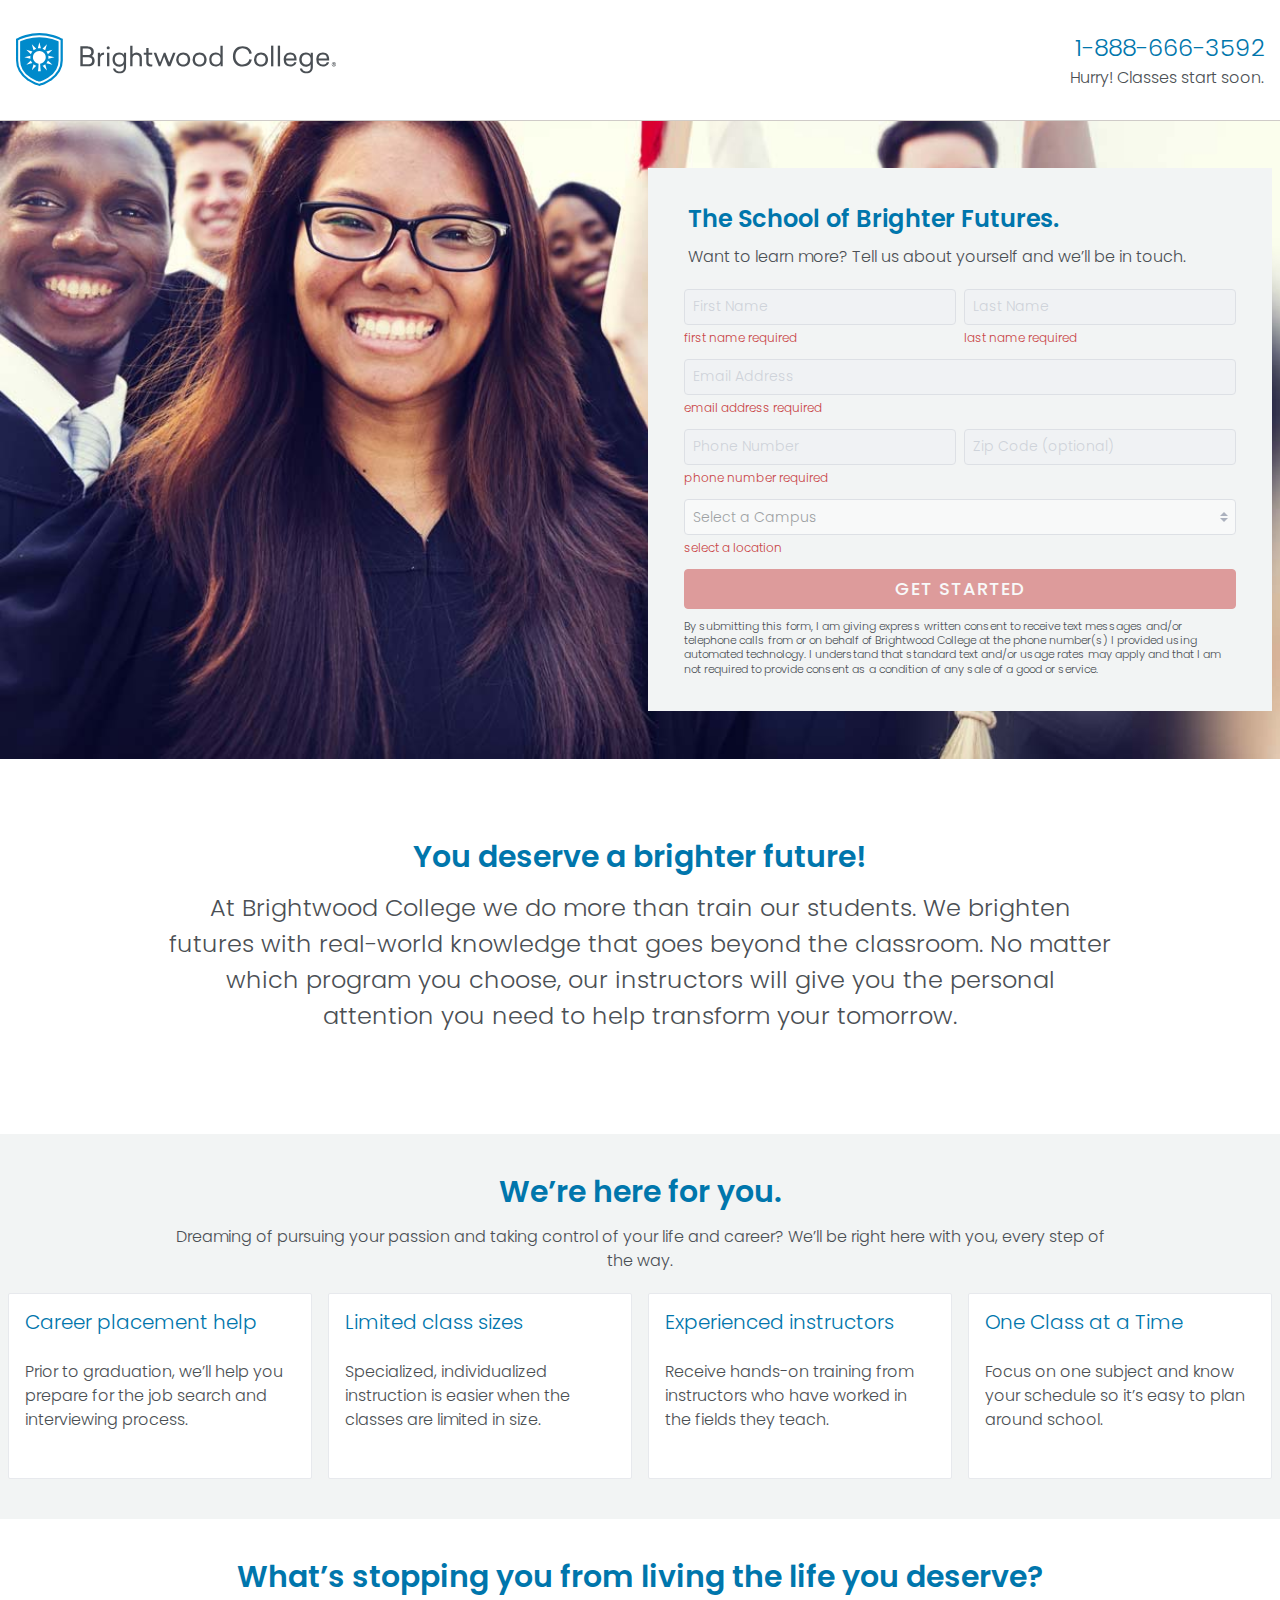
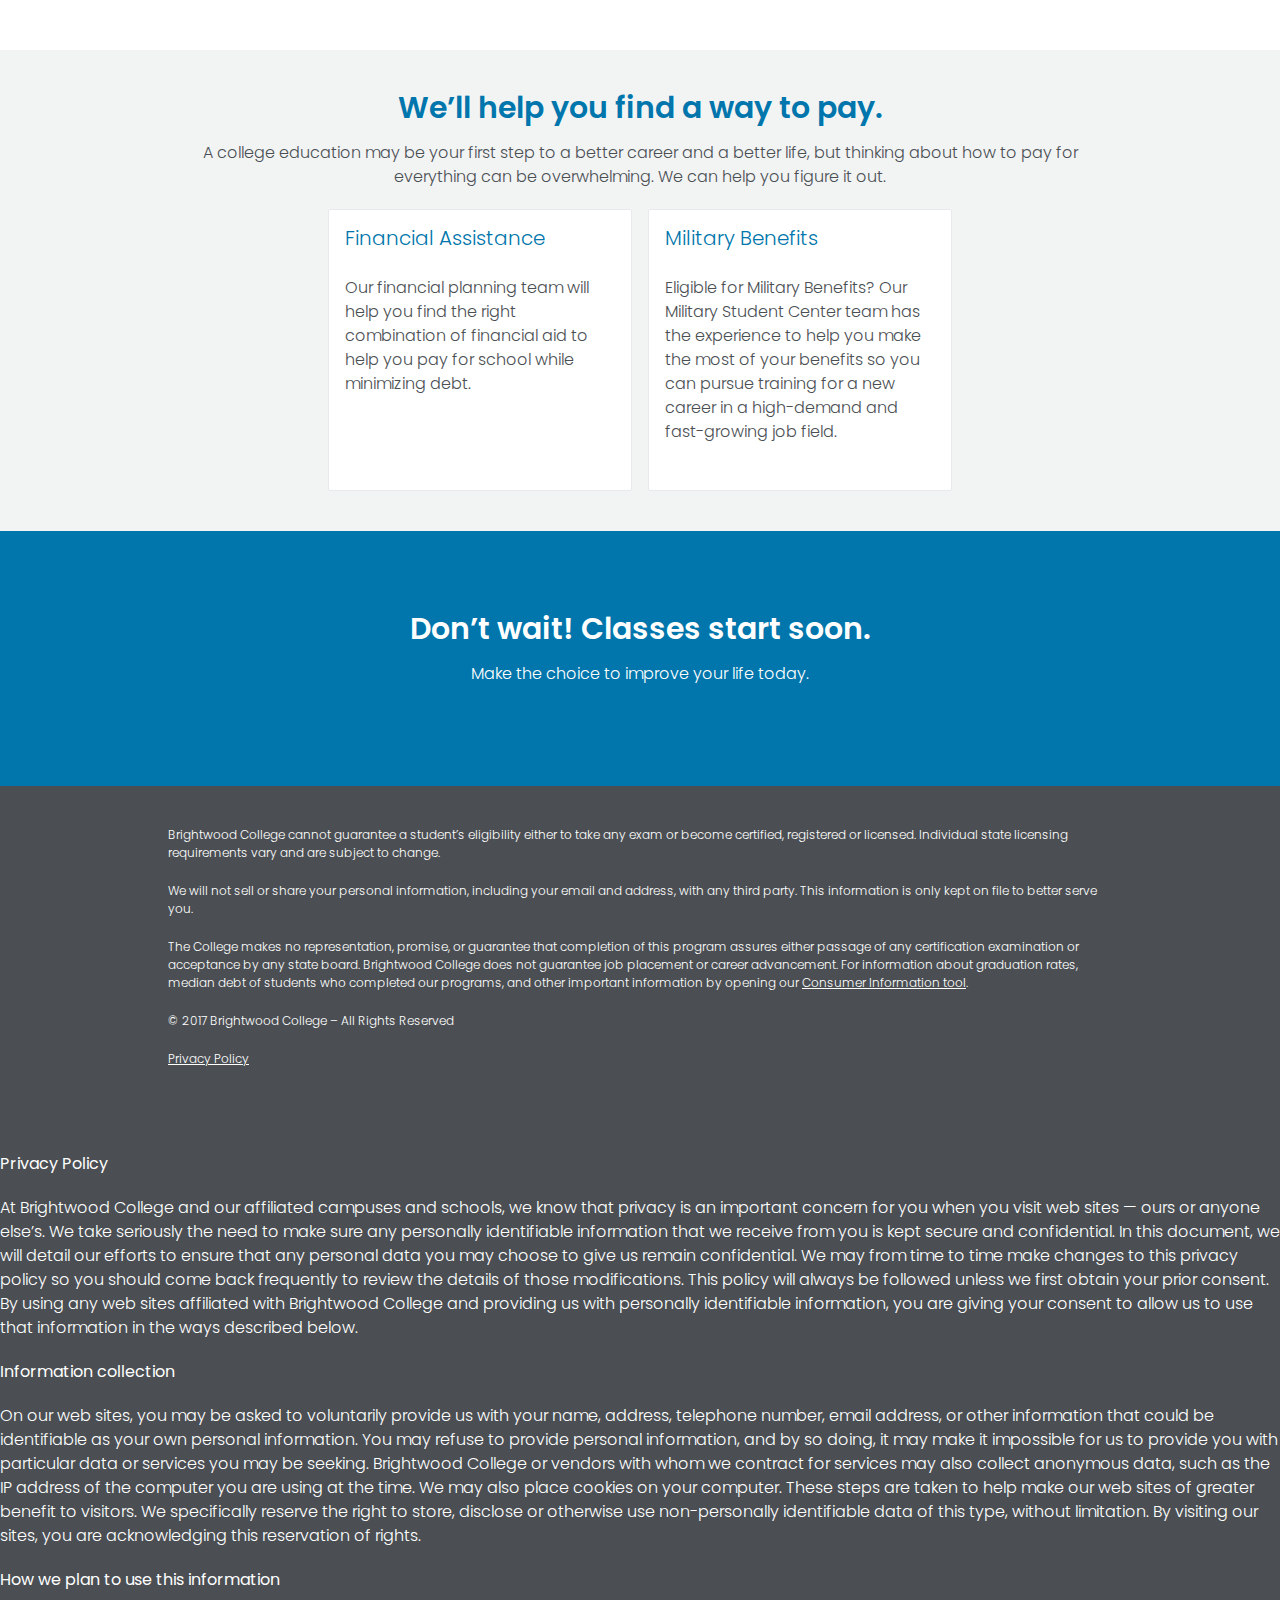
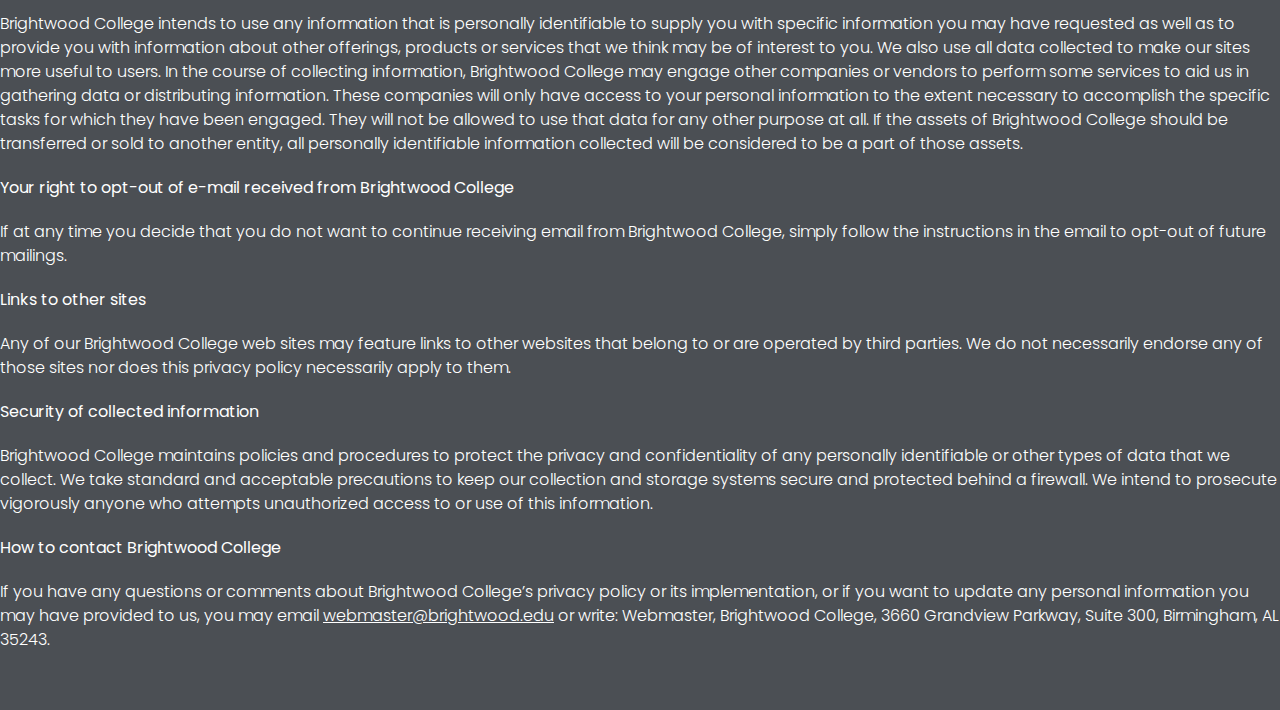
<file: p/bc-amp/index.html>
<!doctype html>

<html amp lang="en">

<head>
    <meta charset="utf-8">
    <link rel="canonical" href="https://amp.brightwood.edu/r">
    <meta name="viewport" content="width=device-width,minimum-scale=1,initial-scale=1">
    <meta name="robots" content="noindex, nofollow">
    <meta name="googlebot" content="noindex, nofollow, noarchive">
    <meta name="theme-color" content="#0076ac">
    <title>Brightwood College</title>
    <style amp-boilerplate>body{-webkit-animation:-amp-start 8s steps(1,end) 0s 1 normal both;-moz-animation:-amp-start 8s steps(1,end) 0s 1 normal both;-ms-animation:-amp-start 8s steps(1,end) 0s 1 normal both;animation:-amp-start 8s steps(1,end) 0s 1 normal both}@-webkit-keyframes -amp-start{from{visibility:hidden}to{visibility:visible}}@-moz-keyframes -amp-start{from{visibility:hidden}to{visibility:visible}}@-ms-keyframes -amp-start{from{visibility:hidden}to{visibility:visible}}@-o-keyframes -amp-start{from{visibility:hidden}to{visibility:visible}}@keyframes -amp-start{from{visibility:hidden}to{visibility:visible}}</style><noscript><style amp-boilerplate>body{-webkit-animation:none;-moz-animation:none;-ms-animation:none;animation:none}</style></noscript>
    <link href="https://fonts.googleapis.com/css?family=Poppins:300,500,600" rel="stylesheet">
    <link href="https://maxcdn.bootstrapcdn.com/font-awesome/4.7.0/css/font-awesome.min.css" rel="stylesheet">
    <style amp-custom>
        button,hr,input{overflow:visible}audio,canvas,progress,video{display:inline-block}progress,sub,sup{vertical-align:baseline}html,legend{box-sizing:border-box}fieldset,legend,ol,ul{padding:0}.btn:focus,a:focus{box-shadow:0 0 0 .1rem rgba(87,85,217,.2)}.form-input,.has-icon-left,.has-icon-right,sub,sup{position:relative}.btn-group .btn.active,.btn-group .btn:active,.btn-group .btn:focus,.btn-group .btn:hover,.input-group .input-group-btn{z-index:1}.text-ellipsis,.tooltip:after{text-overflow:ellipsis}.btn,.scrollToTop{letter-spacing:1px}.color-00{color:#fff}.color-10{color:#f2f4f4}.color-17{color:#cfcbc8}.color-20{color:#0076ac}.color-30{color:#00638e}.color-48{color:#4b4f54}.color-nav-cta{color:#c94545}/*! Spectre.css v0.5.0 | MIT License | github.com/picturepan2/spectre */html{font-family:sans-serif;-webkit-text-size-adjust:100%;-ms-text-size-adjust:100%}article,aside,details,figcaption,figure,footer,header,main,menu,nav,section{display:block}h1{margin:.67em 0}hr{box-sizing:content-box;height:0}a{background-color:transparent;color:#5755d9;outline:0;text-decoration:none}a:active,a:hover{outline-width:0}address{font-style:normal}b,strong{font-weight:inherit;font-weight:bolder}code,kbd,pre,samp{font-family:SF Mono,Segoe UI Mono,Roboto Mono,Menlo,Courier,monospace;font-size:1em}dfn{font-style:italic}small{font-size:80%;font-weight:400}sub,sup{font-size:75%;line-height:0}sub{bottom:-.25em}sup{top:-.5em}audio:not([controls]){display:none;height:0}img{border-style:none}svg:not(:root){overflow:hidden}button,input,optgroup,select,textarea{font-family:inherit;font-size:inherit;line-height:inherit;margin:0}button,select{text-transform:none}[type=reset],[type=submit],button,html [type=button]{-webkit-appearance:button}[type=button]::-moz-focus-inner,[type=reset]::-moz-focus-inner,[type=submit]::-moz-focus-inner,button::-moz-focus-inner{border-style:none;padding:0}fieldset{border:0;margin:0}legend{color:inherit;display:table;max-width:100%;white-space:normal}.avatar,.btn,.chip,.form-select{vertical-align:middle}textarea{overflow:auto}[type=checkbox],[type=radio]{box-sizing:border-box;padding:0}[type=number]::-webkit-inner-spin-button,[type=number]::-webkit-outer-spin-button{height:auto}[type=search]{-webkit-appearance:textfield;outline-offset:-2px}[type=search]::-webkit-search-cancel-button,[type=search]::-webkit-search-decoration{-webkit-appearance:none}::-webkit-file-upload-button{-webkit-appearance:button;font:inherit}.btn,.form-input{-webkit-appearance:none;-moz-appearance:none;transition:all .2s ease;outline:0}summary{display:list-item;outline:0}[hidden],template{display:none}*,:after,:before{box-sizing:inherit}html{font-size:20px;line-height:1.5;-webkit-tap-highlight-color:transparent}body{margin:0;font-size:.8rem;overflow-x:hidden;text-rendering:optimizeLegibility}a.active,a:active,a:focus,a:hover{color:#4240d4;text-decoration:underline}h1,h2,h3,h4,h5,h6{color:inherit;font-weight:500;line-height:1.2;margin-bottom:.5em;margin-top:0}.h1,.h2,.h3,.h4,.h5,.h6{font-weight:500}.h1,h1{font-size:2rem}.h2,h2{font-size:1.6rem}.h3,h3{font-size:1.4rem}.h4,h4{font-size:1.2rem}.h5,h5{font-size:1rem}.h6,h6{font-size:.8rem}p{margin:0 0 1rem}a,ins,u{-webkit-text-decoration-skip:ink edges;text-decoration-skip:ink edges}abbr[title]{border-bottom:.05rem dotted;cursor:help;text-decoration:none}kbd{background:#454d5d;color:#fff;font-size:.7rem;line-height:1.2;padding:.1rem .15rem}kbd,mark{border-radius:.1rem}mark{background:#ffe9b3;color:#50596c;padding:.05rem}blockquote{border-left:.1rem solid #e7e9ed;margin-left:0;padding:.4rem .8rem}blockquote p:last-child{margin-bottom:0}ol,ol ol,ol ul,ul,ul ol,ul ul{margin:.8rem 0 .8rem .8rem}ol li,ul li{margin-top:.4rem}ul{list-style:disc inside}ul ul{list-style-type:circle}ol{list-style:decimal inside}.breadcrumb,.menu,.nav,.pagination,.step,.tab{list-style:none}ol ol{list-style-type:lower-alpha}dl dt{font-weight:700}dl dd{margin:.4rem 0 .8rem}:lang(zh){font-family:-apple-system,system-ui,BlinkMacSystemFont,Segoe UI,Roboto,PingFang SC,Hiragino Sans GB,Microsoft YaHei,Helvetica Neue,sans-serif}:lang(ja){font-family:-apple-system,system-ui,BlinkMacSystemFont,Segoe UI,Roboto,Hiragino Sans,Hiragino Kaku Gothic Pro,Yu Gothic,YuGothic,Meiryo,Helvetica Neue,sans-serif}:lang(ko){font-family:-apple-system,system-ui,BlinkMacSystemFont,Segoe UI,Roboto,Malgun Gothic,Helvetica Neue,sans-serif}.cjk ins,.cjk u,:lang(ja) ins,:lang(ja) u,:lang(zh) ins,:lang(zh) u{border-bottom:.05rem solid;text-decoration:none}.cjk del+del,.cjk del+s,.cjk ins+ins,.cjk ins+u,.cjk s+del,.cjk s+s,.cjk u+ins,.cjk u+u,:lang(ja) del+del,:lang(ja) del+s,:lang(ja) ins+ins,:lang(ja) ins+u,:lang(ja) s+del,:lang(ja) s+s,:lang(ja) u+ins,:lang(ja) u+u,:lang(zh) del+del,:lang(zh) del+s,:lang(zh) ins+ins,:lang(zh) ins+u,:lang(zh) s+del,:lang(zh) s+s,:lang(zh) u+ins,:lang(zh) u+u{margin-left:.125em}.table{border-collapse:collapse;border-spacing:0;text-align:left;width:100%}.bar .bar-item,.btn,.empty{text-align:center}.table.table-striped tbody tr:nth-of-type(odd){background:#f8f9fa}.table tbody tr.active,.table.table-hover tbody tr:hover,.table.table-striped tbody tr.active{background:#f0f1f4}.table.table-scroll{display:block;overflow-x:auto;padding-bottom:.75rem;white-space:nowrap}.table td,.table th{border-bottom:.05rem solid #e7e9ed;padding:.6rem .4rem}.table th{border-bottom-width:.1rem}.btn{appearance:none;background:#fff;border:.05rem solid #5755d9;color:#5755d9;cursor:pointer;display:inline-block;font-size:.8rem;height:1.8rem;line-height:1rem;padding:.35rem .4rem;text-decoration:none;-webkit-user-select:none;-moz-user-select:none;-ms-user-select:none;user-select:none;white-space:nowrap}.btn:focus,.btn:hover{background:#f1f1fc;border-color:#4b48d6;text-decoration:none}.btn.active,.btn:active{background:#4b48d6;border-color:#3634d2;color:#fff;text-decoration:none}.btn.active.loading:after,.btn:active.loading:after{border-bottom-color:#fff;border-left-color:#fff}.btn.disabled,.btn:disabled,.btn[disabled]{cursor:default;opacity:.5;pointer-events:none}.btn.btn-primary,.btn.btn-primary:focus,.btn.btn-primary:hover{color:#fff}.btn.btn-primary.active,.btn.btn-primary:active{background:#3a38d2;border-color:#302ecd;color:#fff}.btn.btn-error.loading:after,.btn.btn-primary.loading:after,.btn.btn-success.loading:after{border-bottom-color:#fff;border-left-color:#fff}.btn.btn-success{background:#32b643;border-color:#2faa3f;color:#fff}.btn.btn-success:focus{box-shadow:0 0 0 .1rem rgba(50,182,67,.2)}.btn.btn-success:focus,.btn.btn-success:hover{background:#30ae40;border-color:#2da23c;color:#fff}.btn.btn-success.active,.btn.btn-success:active{background:#2a9a39;border-color:#278e34;color:#fff}.btn.btn-error{background:#e85600;border-color:#d95000;color:#fff}.btn.btn-error:focus{box-shadow:0 0 0 .1rem rgba(232,86,0,.2)}.form-input:focus,.form-select:focus{box-shadow:0 0 0 .1rem rgba(87,85,217,.2)}.btn.btn-error:focus,.btn.btn-error:hover{background:#de5200;border-color:#cf4d00;color:#fff}.btn.btn-error.active,.btn.btn-error:active{background:#c44900;border-color:#b54300;color:#fff}.btn.btn-link{background:0 0;border-color:transparent;color:#5755d9}.btn.btn-link.active,.btn.btn-link:active,.btn.btn-link:focus,.btn.btn-link:hover{color:#4240d4}.btn.btn-sm{font-size:.7rem;height:1.4rem;padding:.15rem .3rem}.btn.btn-lg{font-size:.9rem;height:2rem;padding:.45rem .6rem}.btn.btn-action{padding-left:0;padding-right:0;width:1.8rem}.btn.btn-action.btn-sm{width:1.4rem}.btn.btn-action.btn-lg{width:2rem}.btn.btn-clear{background:0 0;border:0;color:currentColor;height:.8rem;line-height:.8rem;margin-left:.2rem;margin-right:-2px;opacity:1;padding:0;text-decoration:none;width:.8rem}.btn.btn-clear:hover{opacity:.95}.btn.btn-clear:before{content:"\2715"}.btn-group{display:inline-flex;display:-ms-inline-flexbox;-ms-flex-wrap:wrap;flex-wrap:wrap}.btn-group .btn{-ms-flex:1 0 auto;flex:1 0 auto}.btn-group .btn:first-child:not(:last-child){border-bottom-right-radius:0;border-top-right-radius:0}.btn-group .btn:not(:first-child):not(:last-child){border-radius:0;margin-left:-.05rem}.btn-group .btn:last-child:not(:first-child){border-bottom-left-radius:0;border-top-left-radius:0;margin-left:-.05rem}.btn-group.btn-group-block{display:flex;display:-ms-flexbox}.form-input,.form-label{display:block;line-height:1rem}.btn-group.btn-group-block .btn{-ms-flex:1 0 0;flex:1 0 0}.form-group:not(:last-child){margin-bottom:.4rem}fieldset,legend{margin-bottom:.8rem}legend{font-size:.9rem;font-weight:500}.form-label{padding:.4rem 0}.form-label.label-sm{font-size:.7rem;padding:.2rem 0}.form-label.label-lg{font-size:.9rem;padding:.5rem 0}.form-input{appearance:none;background:#fff;border:.05rem solid #caced7;border-radius:.1rem;color:#50596c;font-size:.8rem;height:1.8rem;max-width:100%;padding:.35rem .4rem;width:100%}.form-input:focus{border-color:#5755d9}.form-input::-webkit-input-placeholder{color:#acb3c2}.form-input:-ms-input-placeholder{color:#acb3c2}.form-input::placeholder{color:#acb3c2}.form-input.input-sm{font-size:.7rem;height:1.4rem;padding:.15rem .3rem}.form-input.input-lg{font-size:.9rem;height:2rem;padding:.45rem .6rem}.form-input.input-inline{display:inline-block;vertical-align:middle;width:auto}.form-input[type=file],textarea.form-input{height:auto}.form-input-hint{color:#acb3c2;font-size:.7rem;margin-top:.2rem}.has-success .form-input-hint,.is-success+.form-input-hint{color:#32b643}.has-error .form-input-hint,.is-error+.form-input-hint{color:#e85600}.form-select{-webkit-appearance:none;-moz-appearance:none;appearance:none;border:.05rem solid #caced7;border-radius:.1rem;color:inherit;font-size:.8rem;height:1.8rem;line-height:1rem;outline:0;padding:.35rem .4rem;width:100%}.form-select[multiple],.form-select[size]{height:auto}.form-select[multiple] option,.form-select[size] option{padding:.1rem .2rem}.form-select:not([multiple]):not([size]){background:url("data:image/svg+xml;charset=utf8,%3Csvg%20xmlns='http://www.w3.org/2000/svg'%20viewBox='0%200%204%205'%3E%3Cpath%20fill='%23667189'%20d='M2%200L0%202h4zm0%205L0%203h4z'/%3E%3C/svg%3E") right .35rem center/.4rem .5rem no-repeat #fff;padding-right:1.2rem}.form-select:focus{border-color:#5755d9}.form-select::-ms-expand{display:none}.form-select.select-sm{font-size:.7rem;height:1.4rem;padding:.15rem 1.1rem .15rem .3rem}.form-select.select-lg{font-size:.9rem;height:2rem;padding:.45rem 1.4rem .45rem .6rem}.has-icon-left .form-icon,.has-icon-right .form-icon{height:.8rem;margin:0 .35rem;position:absolute;top:50%;transform:translateY(-50%);width:.8rem}.has-icon-left .form-icon{left:.05rem}.has-icon-left .form-input{padding-left:1.5rem}.has-icon-right .form-icon{right:.05rem}.has-icon-right .form-input{padding-right:1.5rem}.form-checkbox,.form-radio,.form-switch{display:inline-block;line-height:1rem;margin:.2rem 0;min-height:1.2rem;padding:.2rem .4rem .2rem 1.2rem;position:relative}.form-checkbox input,.form-radio input,.form-switch input{clip:rect(0,0,0,0);height:1px;margin:-1px;overflow:hidden;position:absolute;width:1px}.form-checkbox input:focus+.form-icon,.form-radio input:focus+.form-icon,.form-switch input:focus+.form-icon{border-color:#5755d9;box-shadow:0 0 0 .1rem rgba(87,85,217,.2)}.form-checkbox input:checked+.form-icon,.form-radio input:checked+.form-icon,.form-switch input:checked+.form-icon{background:#5755d9;border-color:#5755d9}.form-checkbox .form-icon,.form-radio .form-icon,.form-switch .form-icon{border:.05rem solid #caced7;cursor:pointer;display:inline-block;position:absolute;transition:all .2s ease}.form-checkbox.input-sm,.form-radio.input-sm,.form-switch.input-sm{font-size:.7rem;margin:0}.form-checkbox.input-lg,.form-radio.input-lg,.form-switch.input-lg{font-size:.9rem;margin:.3rem 0}.form-checkbox .form-icon,.form-radio .form-icon{background:#fff;height:.8rem;left:0;top:.3rem;width:.8rem}.form-checkbox input:checked+.form-icon:before,.form-checkbox input:indeterminate+.form-icon:before,.form-radio input:checked+.form-icon:before{left:50%;top:50%;content:"";position:absolute}.form-checkbox input:active+.form-icon,.form-radio input:active+.form-icon{background:#f0f1f4}.form-checkbox .form-icon{border-radius:.1rem}.form-checkbox input:checked+.form-icon:before{background-clip:padding-box;border:.1rem solid #fff;border-left-width:0;border-top-width:0;height:12px;margin-left:-4px;margin-top:-8px;transform:rotate(45deg);width:8px}.form-checkbox input:indeterminate+.form-icon{background:#5755d9;border-color:#5755d9}.form-checkbox input:indeterminate+.form-icon:before{background:#fff;height:2px;margin-left:-5px;margin-top:-1px;width:10px}.form-radio .form-icon{border-radius:50%}.form-radio input:checked+.form-icon:before{background:#fff;border-radius:50%;height:4px;transform:translate(-50%,-50%);width:4px}.form-switch{padding-left:2rem}.form-switch .form-icon{background:#e7e9ed;background-clip:padding-box;border-radius:.45rem;height:.9rem;left:0;top:.25rem;width:1.6rem}.form-switch .form-icon:before{background:#fff;border-radius:50%;content:"";display:block;height:.8rem;left:0;position:absolute;top:0;transition:all .2s ease;width:.8rem}.form-switch input:checked+.form-icon:before{left:14px}.form-switch input:active+.form-icon:before{background:#f8f9fa}.input-group{display:flex;display:-ms-flexbox}.input-group .input-group-addon{background:#f8f9fa;border:.05rem solid #caced7;border-radius:.1rem;line-height:1rem;padding:.35rem .4rem;white-space:nowrap}.label,code{line-height:1.2}.input-group .input-group-addon.addon-sm{font-size:.7rem;padding:.15rem .3rem}.input-group .input-group-addon.addon-lg{font-size:.9rem;padding:.45rem .6rem}.input-group .form-input,.input-group .form-select{-ms-flex:1 1 auto;flex:1 1 auto}.input-group .form-input:first-child:not(:last-child),.input-group .form-select:first-child:not(:last-child),.input-group .input-group-addon:first-child:not(:last-child),.input-group .input-group-btn:first-child:not(:last-child){border-bottom-right-radius:0;border-top-right-radius:0}.input-group .form-input:not(:first-child):not(:last-child),.input-group .form-select:not(:first-child):not(:last-child),.input-group .input-group-addon:not(:first-child):not(:last-child),.input-group .input-group-btn:not(:first-child):not(:last-child){border-radius:0;margin-left:-.05rem}.input-group .form-input:last-child:not(:first-child),.input-group .form-select:last-child:not(:first-child),.input-group .input-group-addon:last-child:not(:first-child),.input-group .input-group-btn:last-child:not(:first-child){border-bottom-left-radius:0;border-top-left-radius:0;margin-left:-.05rem}.input-group .form-input:focus,.input-group .form-select:focus,.input-group .input-group-addon:focus,.input-group .input-group-btn:focus{z-index:2}.input-group .form-select{width:auto}.input-group.input-inline{display:inline-flex;display:-ms-inline-flexbox}.form-input.is-success,.form-select.is-success,.has-success .form-input,.has-success .form-select{border-color:#32b643}.form-input.is-success:focus,.form-select.is-success:focus,.has-success .form-input:focus,.has-success .form-select:focus{box-shadow:0 0 0 .1rem rgba(50,182,67,.2)}.form-input.is-error,.form-select.is-error,.has-error .form-input,.has-error .form-select{border-color:#e85600}.form-input.is-error:focus,.form-select.is-error:focus,.has-error .form-input:focus,.has-error .form-select:focus{box-shadow:0 0 0 .1rem rgba(232,86,0,.2)}.form-checkbox.is-error .form-icon,.form-radio.is-error .form-icon,.form-switch.is-error .form-icon,.has-error .form-checkbox .form-icon,.has-error .form-radio .form-icon,.has-error .form-switch .form-icon{border-color:#e85600}.form-checkbox.is-error input:checked+.form-icon,.form-radio.is-error input:checked+.form-icon,.form-switch.is-error input:checked+.form-icon,.has-error .form-checkbox input:checked+.form-icon,.has-error .form-radio input:checked+.form-icon,.has-error .form-switch input:checked+.form-icon{background:#e85600;border-color:#e85600}.form-checkbox.is-error input:focus+.form-icon,.form-radio.is-error input:focus+.form-icon,.form-switch.is-error input:focus+.form-icon,.has-error .form-checkbox input:focus+.form-icon,.has-error .form-radio input:focus+.form-icon,.has-error .form-switch input:focus+.form-icon{border-color:#e85600;box-shadow:0 0 0 .1rem rgba(232,86,0,.2)}.form-input:not(:placeholder-shown):invalid{border-color:#e85600}.form-input:not(:placeholder-shown):invalid:focus{box-shadow:0 0 0 .1rem rgba(232,86,0,.2)}.form-input:not(:placeholder-shown):invalid+.form-input-hint{color:#e85600}.form-input.disabled,.form-input:disabled,.form-select.disabled,.form-select:disabled{background-color:#f0f1f4;cursor:not-allowed;opacity:.5}.form-input[readonly]{background-color:#f8f9fa}input.disabled+.form-icon,input:disabled+.form-icon{background:#f0f1f4;cursor:not-allowed;opacity:.5}.form-switch input.disabled+.form-icon:before,.form-switch input:disabled+.form-icon:before{background:#fff}.form-horizontal{padding:.4rem 0}.form-horizontal .form-group{display:flex;display:-ms-flexbox}.label{background:#f0f1f4;border-radius:.1rem;color:#5b657a;display:inline-block;padding:.1rem .15rem}.label.label-rounded{border-radius:5rem;padding-left:.4rem;padding-right:.4rem}.label.label-primary{background:#5755d9;color:#fff}.label.label-secondary{background:#f1f1fc;color:#5755d9}.label.label-success{background:#32b643;color:#fff}.label.label-warning{background:#ffb700;color:#fff}.label.label-error{background:#e85600;color:#fff}code{background:#fdf4f4;color:#e06870;font-size:85%;padding:.1rem .15rem}.code,code{border-radius:.1rem}.code{color:#50596c;position:relative}.code:before{color:#acb3c2;content:attr(data-lang);font-size:.7rem;position:absolute;right:.4rem;top:.1rem}.code code{background:#f8f9fa;color:inherit;display:block;line-height:1.5;overflow-x:auto;padding:1rem;width:100%}.img-responsive{display:block;height:auto;max-width:100%}.img-fit-cover{object-fit:cover}.img-fit-contain{object-fit:contain}.video-responsive{display:block;overflow:hidden;padding:0;position:relative;width:100%}.video-responsive:before{content:"";display:block;padding-bottom:56.25%}.video-responsive embed,.video-responsive iframe,.video-responsive object{border:0;bottom:0;height:100%;left:0;position:absolute;right:0;top:0;width:100%}video.video-responsive{height:auto;max-width:100%}video.video-responsive:before{content:none}.video-responsive-4-3:before{padding-bottom:75%}.video-responsive-1-1:before{padding-bottom:100%}.figure{margin:0 0 .4rem}.figure .figure-caption{color:#667189;margin-top:.4rem}.container{margin-left:auto;margin-right:auto;padding-left:.4rem;padding-right:.4rem;width:100%}.container.grid-xl{max-width:1296px}.container.grid-lg{max-width:976px}.container.grid-md{max-width:856px}.container.grid-sm{max-width:616px}.container.grid-xs{max-width:496px}.show-lg,.show-md,.show-sm,.show-xl,.show-xs{display:none}.columns{display:flex;display:-ms-flexbox;-ms-flex-wrap:wrap;flex-wrap:wrap;margin-left:-.4rem;margin-right:-.4rem}.columns.col-gapless{margin-left:0;margin-right:0}.col-mr-auto,.col-mx-auto{margin-right:auto}.columns.col-gapless>.column{padding-left:0;padding-right:0}.columns.col-oneline{-ms-flex-wrap:nowrap;flex-wrap:nowrap;overflow-x:auto}.column{-ms-flex:1;flex:1;max-width:100%;padding-left:.4rem;padding-right:.4rem}.column.col-1,.column.col-10,.column.col-11,.column.col-12,.column.col-2,.column.col-3,.column.col-4,.column.col-5,.column.col-6,.column.col-7,.column.col-8,.column.col-9{-ms-flex:none;flex:none}.col-12{width:100%}.col-11{width:91.66666667%}.col-10{width:83.33333333%}.col-9{width:75%}.col-8{width:66.66666667%}.col-7{width:58.33333333%}.col-6{width:50%}.col-5{width:41.66666667%}.col-4{width:33.33333333%}.col-3{width:25%}.col-2{width:16.66666667%}.col-1{width:8.33333333%}.col-auto{-ms-flex:0 0 auto;flex:0 0 auto;max-width:none;width:auto}.col-ml-auto,.col-mx-auto{margin-left:auto}@media (max-width:1280px){.col-xl-1,.col-xl-10,.col-xl-11,.col-xl-12,.col-xl-2,.col-xl-3,.col-xl-4,.col-xl-5,.col-xl-6,.col-xl-7,.col-xl-8,.col-xl-9{-ms-flex:none;flex:none}.col-xl-12{width:100%}.col-xl-11{width:91.66666667%}.col-xl-10{width:83.33333333%}.col-xl-9{width:75%}.col-xl-8{width:66.66666667%}.col-xl-7{width:58.33333333%}.col-xl-6{width:50%}.col-xl-5{width:41.66666667%}.col-xl-4{width:33.33333333%}.col-xl-3{width:25%}.col-xl-2{width:16.66666667%}.col-xl-1{width:8.33333333%}.hide-xl{display:none}.show-xl{display:block}}@media (max-width:960px){.col-lg-1,.col-lg-10,.col-lg-11,.col-lg-12,.col-lg-2,.col-lg-3,.col-lg-4,.col-lg-5,.col-lg-6,.col-lg-7,.col-lg-8,.col-lg-9{-ms-flex:none;flex:none}.col-lg-12{width:100%}.col-lg-11{width:91.66666667%}.col-lg-10{width:83.33333333%}.col-lg-9{width:75%}.col-lg-8{width:66.66666667%}.col-lg-7{width:58.33333333%}.col-lg-6{width:50%}.col-lg-5{width:41.66666667%}.col-lg-4{width:33.33333333%}.col-lg-3{width:25%}.col-lg-2{width:16.66666667%}.col-lg-1{width:8.33333333%}.hide-lg{display:none}.show-lg{display:block}}@media (max-width:840px){.col-md-1,.col-md-10,.col-md-11,.col-md-12,.col-md-2,.col-md-3,.col-md-4,.col-md-5,.col-md-6,.col-md-7,.col-md-8,.col-md-9{-ms-flex:none;flex:none}.col-md-12{width:100%}.col-md-11{width:91.66666667%}.col-md-10{width:83.33333333%}.col-md-9{width:75%}.col-md-8{width:66.66666667%}.col-md-7{width:58.33333333%}.col-md-6{width:50%}.col-md-5{width:41.66666667%}.col-md-4{width:33.33333333%}.col-md-3{width:25%}.col-md-2{width:16.66666667%}.col-md-1{width:8.33333333%}.hide-md{display:none}.show-md{display:block}}@media (max-width:600px){.col-sm-1,.col-sm-10,.col-sm-11,.col-sm-12,.col-sm-2,.col-sm-3,.col-sm-4,.col-sm-5,.col-sm-6,.col-sm-7,.col-sm-8,.col-sm-9{-ms-flex:none;flex:none}.col-sm-12{width:100%}.col-sm-11{width:91.66666667%}.col-sm-10{width:83.33333333%}.col-sm-9{width:75%}.col-sm-8{width:66.66666667%}.col-sm-7{width:58.33333333%}.col-sm-6{width:50%}.col-sm-5{width:41.66666667%}.col-sm-4{width:33.33333333%}.col-sm-3{width:25%}.col-sm-2{width:16.66666667%}.col-sm-1{width:8.33333333%}.hide-sm{display:none}.show-sm{display:block}}@media (max-width:480px){.col-xs-1,.col-xs-10,.col-xs-11,.col-xs-12,.col-xs-2,.col-xs-3,.col-xs-4,.col-xs-5,.col-xs-6,.col-xs-7,.col-xs-8,.col-xs-9{-ms-flex:none;flex:none}.col-xs-12{width:100%}.col-xs-11{width:91.66666667%}.col-xs-10{width:83.33333333%}.col-xs-9{width:75%}.col-xs-8{width:66.66666667%}.col-xs-7{width:58.33333333%}.col-xs-6{width:50%}.col-xs-5{width:41.66666667%}.col-xs-4{width:33.33333333%}.col-xs-3{width:25%}.col-xs-2{width:16.66666667%}.col-xs-1{width:8.33333333%}.hide-xs{display:none}.show-xs{display:block}}.navbar{align-items:stretch;-ms-flex-align:stretch;-ms-flex-pack:justify;-ms-flex-wrap:wrap;flex-wrap:wrap;justify-content:space-between}.navbar,.navbar .navbar-section{display:flex;display:-ms-flexbox}.navbar .navbar-section{align-items:center;-ms-flex:1 0 0;flex:1 0 0;-ms-flex-align:center}.navbar .navbar-section:not(:first-child):last-child{-ms-flex-pack:end;justify-content:flex-end}.navbar .navbar-center{align-items:center;display:flex;display:-ms-flexbox;-ms-flex:0 0 auto;flex:0 0 auto;-ms-flex-align:center}.navbar .navbar-brand{font-size:.9rem;font-weight:500;text-decoration:none}.accordion input:checked~.accordion-header .icon,.accordion[open] .accordion-header .icon{transform:rotate(90deg)}.accordion input:checked~.accordion-body,.accordion[open] .accordion-body{max-height:50rem}.accordion .accordion-header{display:block;padding:.2rem .4rem}.accordion .accordion-header .icon{transition:all .2s ease}.accordion .accordion-body{margin-bottom:.4rem;max-height:0;overflow:hidden;transition:max-height .2s ease}summary.accordion-header::-webkit-details-marker{display:none}.form-autocomplete{position:relative}.form-autocomplete .form-autocomplete-input{align-content:flex-start;display:flex;display:-ms-flexbox;-ms-flex-line-pack:start;-ms-flex-wrap:wrap;flex-wrap:wrap;height:auto;min-height:1.6rem;padding:.1rem}.form-autocomplete .form-autocomplete-input.is-focused{border-color:#5755d9;box-shadow:0 0 0 .1rem rgba(87,85,217,.2)}.form-autocomplete .form-autocomplete-input .form-input{border-color:transparent;box-shadow:none;display:inline-block;-ms-flex:1 0 auto;flex:1 0 auto;height:1.2rem;line-height:.8rem;margin:.1rem;width:auto}.form-autocomplete .menu{left:0;position:absolute;top:100%;width:100%}.avatar,.avatar img{position:relative;border-radius:50%}.avatar{background:#5755d9;color:hsla(0,0%,100%,.85);display:inline-block;font-size:.8rem;font-weight:300;height:1.6rem;line-height:1.25;margin:0;width:1.6rem}.avatar.avatar-xs{font-size:.4rem;height:.8rem;width:.8rem}.avatar.avatar-sm{font-size:.6rem;height:1.2rem;width:1.2rem}.avatar.avatar-lg{font-size:1.2rem;height:2.4rem;width:2.4rem}.avatar.avatar-xl{font-size:1.6rem;height:3.2rem;width:3.2rem}.avatar img{height:100%;width:100%;z-index:1}.avatar .avatar-icon,.avatar .avatar-presence{background:#fff;bottom:14.64%;height:50%;padding:.1rem;position:absolute;right:14.64%;transform:translate(50%,50%);width:50%;z-index:2}.avatar .avatar-presence{background:#acb3c2;border-radius:50%;box-shadow:0 0 0 .1rem #fff;height:.5em;width:.5em}.avatar .avatar-presence.online{background:#32b643}.avatar .avatar-presence.busy{background:#e85600}.avatar .avatar-presence.away{background:#ffb700}.avatar[data-initial]:before{color:currentColor;content:attr(data-initial);left:50%;position:absolute;top:50%;transform:translate(-50%,-50%);z-index:1}.badge{position:relative;white-space:nowrap}.badge:not([data-badge]):after,.badge[data-badge]:after{background:#5755d9;background-clip:padding-box;border-radius:.5rem;box-shadow:0 0 0 .1rem #fff;color:#fff;content:attr(data-badge);display:inline-block;transform:translate(-.1rem,-.5rem)}.badge[data-badge]:after{font-size:.7rem;height:.9rem;line-height:1;min-width:.9rem;padding:.1rem .2rem;text-align:center;white-space:nowrap}.badge:not([data-badge]):after,.badge[data-badge=""]:after{height:6px;min-width:6px;padding:0;width:6px}.badge.btn:after{right:0;top:0}.badge.avatar:after,.badge.btn:after{position:absolute;transform:translate(50%,-50%)}.badge.avatar:after{right:14.64%;top:14.64%;z-index:3}.badge.avatar-xs:after{content:"";height:.4rem;min-width:.4rem;padding:0;width:.4rem}.breadcrumb{margin:.2rem 0;padding:.2rem 0}.breadcrumb .breadcrumb-item{color:#667189;display:inline-block;margin:0;padding:.2rem 0}.breadcrumb .breadcrumb-item:not(:last-child){margin-right:.2rem}.breadcrumb .breadcrumb-item:not(:last-child) a{color:#667189}.breadcrumb .breadcrumb-item:not(:first-child):before{color:#e7e9ed;content:"/";padding-right:.4rem}.bar{background:#f0f1f4;border-radius:.1rem;display:flex;display:-ms-flexbox;-ms-flex-wrap:nowrap;flex-wrap:nowrap;height:.8rem;width:100%}.bar.bar-sm{height:.2rem}.bar .bar-item{background:#5755d9;color:#fff;display:block;-ms-flex-negative:0;flex-shrink:0;font-size:.7rem;height:100%;line-height:.8rem;position:relative;width:0}.bar .bar-item:first-child{border-bottom-left-radius:.1rem;border-top-left-radius:.1rem}.bar .bar-item:last-child{border-bottom-right-radius:.1rem;border-top-right-radius:.1rem;-ms-flex-negative:1;flex-shrink:1}.bar-slider{height:.1rem;margin:.4rem 0;position:relative}.bar-slider .bar-item{left:0;padding:0;position:absolute}.bar-slider .bar-item:not(:last-child):first-child{background:#f0f1f4;z-index:1}.bar-slider .bar-slider-btn{background:#5755d9;border:0;border-radius:50%;height:.6rem;padding:0;position:absolute;right:0;top:50%;transform:translate(50%,-50%);width:.6rem}.bar-slider .bar-slider-btn:active{box-shadow:0 0 0 .1rem #5755d9}.card{background:#fff;border:.05rem solid #e7e9ed;border-radius:.1rem;display:flex;display:-ms-flexbox;-ms-flex-direction:column;flex-direction:column}.card .card-body,.card .card-footer,.card .card-header{padding:.8rem .8rem 0}.card .card-body:last-child,.card .card-footer:last-child,.card .card-header:last-child{padding-bottom:.8rem}.card .card-image{padding-top:.8rem}.card .card-image:first-child{padding-top:0}.card .card-image:first-child img{border-top-left-radius:.1rem;border-top-right-radius:.1rem}.card .card-image:last-child img{border-bottom-left-radius:.1rem;border-bottom-right-radius:.1rem}.chip{align-items:center;background:#f0f1f4;border-radius:5rem;color:#667189;display:inline-flex;display:-ms-inline-flexbox;-ms-flex-align:center;font-size:90%;height:1.2rem;line-height:.8rem;margin:.1rem;max-width:100%;padding:.2rem .4rem;text-decoration:none}.empty,.menu,.menu .menu-item>a,.modal-container{border-radius:.1rem}.chip.active{background:#5755d9;color:#fff}.chip .avatar{margin-left:-.4rem;margin-right:.2rem}.dropdown{display:inline-block;position:relative}.dropdown .menu{animation:b .15s ease 1;display:none;left:0;max-height:50vh;overflow-y:auto;position:absolute;top:100%}.dropdown.dropdown-right .menu{left:auto;right:0}.dropdown .dropdown-toggle:focus+.menu,.dropdown .menu:hover,.dropdown.active .menu{display:block}.dropdown .btn-group .dropdown-toggle:nth-last-child(2){border-bottom-right-radius:.1rem;border-top-right-radius:.1rem}.empty{background:#f8f9fa;color:#667189;padding:3.2rem 1.6rem}.empty .empty-icon{margin-bottom:.8rem}.empty .empty-subtitle,.empty .empty-title{margin:.4rem auto}.empty .empty-action{margin-top:.8rem}.menu{background:#fff;box-shadow:0 .05rem .2rem rgba(69,77,93,.3);margin:0;min-width:180px;padding:.4rem;transform:translateY(.2rem);z-index:3}.menu.menu-nav{background:0 0;box-shadow:none}.menu .menu-item{margin-top:0;padding:0 .4rem;text-decoration:none;-webkit-user-select:none;-moz-user-select:none;-ms-user-select:none;user-select:none}.menu .menu-item>a{color:inherit;display:block;margin:0 -.4rem;padding:.2rem .4rem;text-decoration:none}.menu .menu-item>a.active,.menu .menu-item>a:active,.menu .menu-item>a:focus,.menu .menu-item>a:hover{background:#f1f1fc;color:#5755d9}.menu .menu-item+.menu-item{margin-top:.2rem}.menu .menu-badge{float:right;padding:.2rem 0}.menu .menu-badge .btn{margin-top:-.1rem}.modal{align-items:center;bottom:0;display:none;-ms-flex-align:center;-ms-flex-pack:center;justify-content:center;left:0;opacity:0;overflow:hidden;padding:.4rem;position:fixed;right:0;top:0}.modal.active,.modal:target{display:flex;display:-ms-flexbox;opacity:1;z-index:5}.modal.active .modal-overlay,.modal:target .modal-overlay{background:rgba(248,249,250,.75);bottom:0;cursor:default;display:block;left:0;position:absolute;right:0;top:0}.modal.active .modal-container,.modal:target .modal-container{animation:b .2s ease 1;max-width:640px;width:100%;z-index:1}.modal.modal-sm .modal-container{max-width:320px;padding:0 .4rem}.modal.modal-lg .modal-overlay{background:#fff}.modal.modal-lg .modal-container{box-shadow:none;max-width:960px}.modal-container,.popover .card{box-shadow:0 .2rem .5rem rgba(69,77,93,.3)}.modal-container{background:#fff;display:block;padding:0 .8rem;text-align:left}.modal-container .modal-header{padding:.8rem}.modal-container .modal-body{max-height:50vh;overflow-y:auto;padding:.8rem;position:relative}.modal-container .modal-footer{padding:.8rem;text-align:right}.nav{display:flex;display:-ms-flexbox;-ms-flex-direction:column;flex-direction:column;margin:.2rem 0}.nav .nav-item a{color:#667189;padding:.2rem .4rem;text-decoration:none}.nav .nav-item a:focus,.nav .nav-item a:hover{color:#5755d9}.nav .nav-item.active>a{color:#50596c;font-weight:700}.nav .nav-item.active>a:focus,.nav .nav-item.active>a:hover{color:#5755d9}.nav .nav{margin-bottom:.4rem;margin-left:.8rem}.pagination{display:flex;display:-ms-flexbox;margin:.2rem 0;padding:.2rem 0}.pagination .page-item{margin:.2rem .05rem}.pagination .page-item span{display:inline-block;padding:.2rem}.pagination .page-item a{border-radius:.1rem;color:#667189;display:inline-block;padding:.2rem .4rem;text-decoration:none}.pagination .page-item a:focus,.pagination .page-item a:hover{color:#5755d9}.pagination .page-item.disabled a{cursor:default;opacity:.5;pointer-events:none}.pagination .page-item.active a{background:#5755d9;color:#fff}.pagination .page-item.page-next,.pagination .page-item.page-prev{-ms-flex:1 0 50%;flex:1 0 50%}.pagination .page-item.page-next{text-align:right}.pagination .page-item .page-item-title{margin:0}.pagination .page-item .page-item-subtitle{margin:0;opacity:.5}.panel{border:.05rem solid #e7e9ed;border-radius:.1rem;display:flex;display:-ms-flexbox;-ms-flex-direction:column;flex-direction:column}.panel .panel-footer,.panel .panel-header{-ms-flex:0 0 auto;flex:0 0 auto;padding:.8rem}.panel .panel-nav{-ms-flex:0 0 auto;flex:0 0 auto}.panel .panel-body{-ms-flex:1 1 auto;flex:1 1 auto;overflow-y:auto;padding:0 .8rem}.popover{display:inline-block;position:relative}.popover .popover-container{left:50%;opacity:0;padding:.4rem;position:absolute;top:0;transform:translate(-50%,-50%) scale(0);transition:transform .2s ease;width:320px;z-index:5}.popover .popover-container:hover,.popover :focus+.popover-container,.popover:hover .popover-container{display:block;opacity:1;transform:translate(-50%,-100%) scale(1)}.popover.popover-right .popover-container{left:100%;top:50%}.popover.popover-right .popover-container:hover,.popover.popover-right :focus+.popover-container,.popover.popover-right:hover .popover-container{transform:translateY(-50%) scale(1)}.popover.popover-bottom .popover-container{left:50%;top:100%}.popover.popover-bottom .popover-container:hover,.popover.popover-bottom :focus+.popover-container,.popover.popover-bottom:hover .popover-container{transform:translate(-50%) scale(1)}.popover.popover-left .popover-container{left:0;top:50%}.popover.popover-left .popover-container:hover,.popover.popover-left :focus+.popover-container,.popover.popover-left:hover .popover-container{transform:translate(-100%,-50%) scale(1)}.popover .card{border:0}.step{display:flex;display:-ms-flexbox;-ms-flex-wrap:nowrap;flex-wrap:nowrap;margin:.2rem 0;width:100%}.step .step-item{-ms-flex:1 1 0;flex:1 1 0;margin-top:0;min-height:1rem;position:relative;text-align:center}.step .step-item:not(:first-child):before{background:#5755d9;content:"";height:2px;left:-50%;position:absolute;top:9px;width:100%}.step .step-item a{color:#acb3c2;display:inline-block;padding:20px 10px 0;text-decoration:none}.step .step-item a:before{background:#5755d9;border:.1rem solid #fff;border-radius:50%;content:"";display:block;height:.6rem;left:50%;position:absolute;top:.2rem;transform:translateX(-50%);width:.6rem;z-index:1}.step .step-item.active a:before{background:#fff;border:.1rem solid #5755d9}.step .step-item.active~.step-item a:before,.step .step-item.active~.step-item:before{background:#e7e9ed}.tab{align-items:center;border-bottom:.05rem solid #e7e9ed;display:flex;display:-ms-flexbox;-ms-flex-align:center;-ms-flex-wrap:wrap;flex-wrap:wrap;margin:.2rem 0 .15rem}.tab .tab-item{margin-top:0}.tab .tab-item a{border-bottom:.1rem solid transparent;color:inherit;display:block;margin:0 .4rem 0 0;padding:.4rem .2rem .3rem;text-decoration:none}.toast a,footer a{text-decoration:underline}.tab .tab-item a:focus,.tab .tab-item a:hover{color:#5755d9}.tab .tab-item a.active,.tab .tab-item.active a{border-bottom-color:#5755d9;color:#5755d9}.tab .tab-item.tab-action{-ms-flex:1 0 auto;flex:1 0 auto;text-align:right}.tab .tab-item .btn-clear{margin-top:-.2rem}.tab.tab-block .tab-item{-ms-flex:1 0 0;flex:1 0 0;text-align:center}.tab.tab-block .tab-item a{margin:0}.tab.tab-block .tab-item .badge[data-badge]:after{position:absolute;right:.1rem;top:.1rem;transform:translate(0)}.tab:not(.tab-block) .badge{padding-right:0}.tile{align-content:space-between;align-items:flex-start;display:flex;display:-ms-flexbox;-ms-flex-align:start;-ms-flex-line-pack:justify}.d-block,.toast{display:block}.tile .tile-action,.tile .tile-icon{-ms-flex:0 0 auto;flex:0 0 auto}.tile .tile-content{-ms-flex:1 1 auto;flex:1 1 auto}.tile .tile-content:not(:first-child){padding-left:.4rem}.tile .tile-content:not(:last-child){padding-right:.4rem}.tile .tile-subtitle,.tile .tile-title{line-height:1rem}.tile.tile-centered{align-items:center;-ms-flex-align:center}.tile.tile-centered .tile-content{overflow:hidden}.tile.tile-centered .tile-subtitle,.tile.tile-centered .tile-title{margin-bottom:0;overflow:hidden;text-overflow:ellipsis;white-space:nowrap}.toast{background:rgba(69,77,93,.9);border:.05rem solid #454d5d;border-radius:.1rem;color:#fff;padding:.4rem;width:100%}.toast.toast-primary{background:rgba(87,85,217,.9);border-color:#5755d9}.toast.toast-success{background:rgba(50,182,67,.9);border-color:#32b643}.toast.toast-warning{background:rgba(255,183,0,.9);border-color:#ffb700}.toast.toast-error{background:rgba(232,86,0,.9);border-color:#e85600}.toast a{color:#fff}.toast a.active,.toast a:active,.toast a:focus,.toast a:hover{opacity:.75}.toast .btn-clear{margin:4px -2px 4px 4px}.tooltip{position:relative}.tooltip:after{background:rgba(69,77,93,.9);border-radius:.1rem;bottom:100%;color:#fff;content:attr(data-tooltip);display:block;font-size:.7rem;left:50%;max-width:320px;opacity:0;overflow:hidden;padding:.2rem .4rem;pointer-events:none;position:absolute;transform:translate(-50%,.4rem);transition:all .2s ease;white-space:pre;z-index:4}.tooltip:focus:after,.tooltip:hover:after{opacity:1;transform:translate(-50%,-.2rem)}.tooltip.disabled,.tooltip[disabled]{pointer-events:auto}.loading,.logo{pointer-events:none}.tooltip.tooltip-right:after{bottom:50%;left:100%;transform:translate(-.2rem,50%)}.tooltip.tooltip-right:focus:after,.tooltip.tooltip-right:hover:after{transform:translate(.2rem,50%)}.tooltip.tooltip-bottom:after{bottom:auto;top:100%;transform:translate(-50%,-.4rem)}.tooltip.tooltip-bottom:focus:after,.tooltip.tooltip-bottom:hover:after{transform:translate(-50%,.2rem)}.tooltip.tooltip-left:after{bottom:50%;left:auto;right:100%;transform:translate(.4rem,50%)}.tooltip.tooltip-left:focus:after,.tooltip.tooltip-left:hover:after{transform:translate(-.2rem,50%)}@keyframes a{0%{transform:rotate(0)}to{transform:rotate(1turn)}}@keyframes b{0%{opacity:0;transform:translateY(-1.6rem)}to{opacity:1;transform:translateY(0)}}.text-primary{color:#5755d9}a.text-primary:focus,a.text-primary:hover{color:#4240d4}.text-secondary{color:#e5e5f9}a.text-secondary:focus,a.text-secondary:hover{color:#d1d0f4}.text-gray{color:#acb3c2}a.text-gray:focus,a.text-gray:hover{color:#9ea6b7}.text-light{color:#fff}a.text-light:focus,a.text-light:hover{color:#f2f2f2}.text-success{color:#32b643}a.text-success:focus,a.text-success:hover{color:#2da23c}.text-warning{color:#ffb700}a.text-warning:focus,a.text-warning:hover{color:#e6a500}.text-error{color:#e85600}a.text-error:focus,a.text-error:hover{color:#cf4d00}.bg-primary{background:#5755d9;color:#fff}.bg-secondary{background:#f1f1fc}.bg-dark{background:#454d5d;color:#fff}.bg-gray{background:#f8f9fa}.bg-success{background:#32b643;color:#fff}.bg-warning{background:#ffb700;color:#fff}.bg-error{background:#e85600;color:#fff}.c-hand{cursor:pointer}.c-move{cursor:move}.c-zoom-in{cursor:zoom-in}.c-zoom-out{cursor:zoom-out}.c-not-allowed{cursor:not-allowed}.c-auto{cursor:auto}.d-inline{display:inline}.d-inline-block{display:inline-block}.d-flex{display:flex;display:-ms-flexbox}.d-inline-flex{display:inline-flex;display:-ms-inline-flexbox}.d-hide,.d-none{display:none}.d-visible{visibility:visible}.d-invisible,.scrollToTop{visibility:hidden}.text-hide{background:0 0;border:0;color:transparent;font-size:0;line-height:0;text-shadow:none}.text-assistive{border:0;clip:rect(0,0,0,0);height:1px;margin:-1px;overflow:hidden;padding:0;position:absolute;width:1px}.divider,.divider-vert{display:block;position:relative}.divider-vert[data-content]:after,.divider[data-content]:after{background:#fff;color:#acb3c2;content:attr(data-content);display:inline-block;font-size:.7rem;padding:0 .4rem;transform:translateY(-.65rem)}.clearfix:after,.container:after,.divider-vert:before,.loading:after{content:""}.divider{border-top:.05rem solid #e7e9ed;height:.05rem;margin:.4rem 0}.divider[data-content]{margin:.8rem 0}.mb-0,.my-0{margin-bottom:0}.divider-vert{display:block;padding:.8rem}.divider-vert:before{border-left:.05rem solid #e7e9ed;bottom:.4rem;display:block;left:50%;position:absolute;top:.4rem;transform:translateX(-50%)}.divider-vert[data-content]:after{left:50%;padding:.2rem 0;position:absolute;top:50%;transform:translate(-50%,-50%)}.pl-0,.px-0{padding-left:0}.pr-0,.px-0{padding-right:0}.pb-0,.py-0{padding-bottom:0}.pt-0,.py-0{padding-top:0}.loading{color:transparent;min-height:.8rem;position:relative}.loading:after{animation:a .5s infinite linear;border:.1rem solid #5755d9;border-radius:50%;border-right-color:transparent;border-top-color:transparent;display:block;height:.8rem;left:50%;margin-left:-.4rem;margin-top:-.4rem;position:absolute;top:50%;width:.8rem;z-index:1}.loading.loading-lg{min-height:2rem}.loading.loading-lg:after{height:1.6rem;margin-left:-.8rem;margin-top:-.8rem;width:1.6rem}.mt-0,.my-0{margin-top:0}.clearfix:after,.container:after{clear:both;display:table}.float-left{float:left}.float-right{float:right}.relative{position:relative}.absolute{position:absolute}.cont-header,.fixed,.scrollToTop{position:fixed}.centered{display:block;float:none;margin-left:auto;margin-right:auto}.ml-0,.mx-0{margin-left:0}.mr-0,.mx-0{margin-right:0}.flex-centered{align-items:center;display:flex;display:-ms-flexbox;-ms-flex-align:center;-ms-flex-pack:center;justify-content:center}.m-0{margin:0}.ml-1,.mx-1{margin-left:.2rem}.mr-1,.mx-1{margin-right:.2rem}.mb-1,.my-1{margin-bottom:.2rem}.mt-1,.my-1{margin-top:.2rem}.m-1{margin:.2rem}.ml-2,.mx-2{margin-left:.4rem}.mr-2,.mx-2{margin-right:.4rem}.mb-2,.my-2{margin-bottom:.4rem}.mt-2,.my-2{margin-top:.4rem}.m-2{margin:.4rem}.p-0{padding:0}.pl-1,.px-1{padding-left:.2rem}.pr-1,.px-1{padding-right:.2rem}.pb-1,.py-1{padding-bottom:.2rem}.pt-1,.py-1{padding-top:.2rem}.p-1{padding:.2rem}.pl-2,.px-2{padding-left:.4rem}.pr-2,.px-2{padding-right:.4rem}.pb-2,.py-2{padding-bottom:.4rem}.pt-2,.py-2{padding-top:.4rem}.p-2{padding:.4rem}.rounded{border-radius:.1rem}.circle{border-radius:50%}.text-left{text-align:left}.text-right{text-align:right}.text-center{text-align:center}.text-justify{text-align:justify}.text-lowercase{text-transform:lowercase}.text-uppercase{text-transform:uppercase}.text-capitalize{text-transform:capitalize}.text-normal{font-weight:400}.text-bold{font-weight:700}.text-italic{font-style:italic}.text-large{font-size:1.2em}.text-clip,.text-ellipsis{overflow:hidden;white-space:nowrap}.text-clip{text-overflow:clip}.text-break{-webkit-hyphens:auto;-ms-hyphens:auto;hyphens:auto;word-break:break-word;word-wrap:break-word}body{background:#4b4f54;color:#4b4f54;font-family:Poppins,Helvetica,Arial,sans-serif;font-weight:300;padding-top:60px}@media only screen and (min-width:840px){body{padding-top:120px}}h2{color:#0076ac;font-size:30px;font-weight:600}p a,p a:active,p a:visited{color:#00638e;text-decoration:underline}p a:active:focus,p a:active:hover,p a:focus,p a:hover,p a:visited:focus,p a:visited:hover{color:#0087c1}.btn{border-radius:4px;font-weight:500}.btn.btn-primary{background:#c94545;border-color:#c94545}.btn.btn-primary:focus,.btn.btn-primary:hover{background:#cf5959;border-color:#cf5959}.btn.btn-primary:active,.btn.btn-primary:visited{background:#c94545;border-color:#c94545}.btn.btn-default{background:#4b4f54;border-color:#4b4f54;color:#fff}.btn.btn-default:focus,.btn.btn-default:hover{background:#575c61;border-color:#575c61}.btn.btn-default:active,.btn.btn-default:focus{background:#4b4f54;border-color:#4b4f54}.btn.btn-block{display:block;width:100%}.card{height:100%;margin-bottom:10px}.card .card-header h3{color:#0076ac;font-size:20px;font-weight:300}.content.accent h2,.content.accent p,.content.dark,.content.dark a{color:#fff}.content{background:#fff;padding:30px 0}@media only screen and (min-width:960px){.content{padding:40px 0}}.content.plus{padding:50px 0}.content.alt{background:#f2f4f4}.content.accent{background:#0076ac}.content.dark{background:#4b4f54}.lead{font-size:18px}@media only screen and (min-width:960px){.content.plus{padding:80px 0}.lead{font-size:24px}}.pointer{cursor:pointer}.small{font-size:11px;line-height:1.3em}.cont-header{background:#fff;border-bottom:1px solid #cfcbc8;padding-left:0;padding-right:0;top:0;z-index:6}.cont-header .intro{background:#0076ac;color:#fff;font-size:80%;height:25px;line-height:25px}@media only screen and (min-width:840px){.cont-header .intro{font-size:90%;height:30px;line-height:30px}}.cont-header .cont-inner{padding-left:.8rem;padding-right:.8rem}.cont-header .cont-inner .columns{align-items:center;height:60px}@media only screen and (min-width:840px){.cont-header .cont-inner .columns{height:120px}}.cont-header .cont-inner .columns .lead{color:#0076ac}.logo{background:url(images/bw_logo.svg) 0/100% no-repeat;display:block;height:32px;width:188px}.jumbotron{background-color:#0076ac}@media only screen and (min-width:840px){.logo{height:56px;width:320px}.jumbotron{background-color:#f2f4f4;background-image:url(images/regional.jpg);background-position-x:-225px;background-position-y:top;background-repeat:none;background-size:cover;min-height:600px;padding:48px 0}}@media only screen and (min-width:960px){.jumbotron{background-position-x:0}}#jumbotronForm,.success-message{background:#0076ac;color:#fff}@media only screen and (min-width:840px){#jumbotronForm,.success-message{background:#f2f4f4;color:#4b4f54;padding:15px 20px}}#jumbotronForm h1,.success-message h1{color:#fff;font-size:24px;font-weight:600;margin:11px 0}@media only screen and (min-width:840px){#jumbotronForm h1,.success-message h1{color:#0076ac}}@media only screen and (min-width:960px){#jumbotronForm,.success-message{padding:15px 40px}#jumbotronForm h1,.success-message h1{margin:22px 0 11px}}#jumbotronForm input,#jumbotronForm select,.success-message input,.success-message select{border-radius:4px;color:#4b4f54;font-size:14px;font-weight:300}#jumbotronForm input:focus,#jumbotronForm select:focus,.success-message input:focus,.success-message select:focus{border:none}#jumbotronForm .field-group,.success-message .field-group{margin-bottom:10px}#jumbotronForm .field-group span,.success-message .field-group span{color:#fff;font-size:12px}@media only screen and (min-width:840px){#jumbotronForm .field-group span,.success-message .field-group span{color:#c94545}}#jumbotronForm #placeholder,.success-message #placeholder{margin-top:-46px}#jumbotronForm p a,.success-message p a{color:#fff}@media only screen and (min-width:840px){#jumbotronForm p a,.success-message p a{color:#00638e}}#pp-lightbox .lightbox a,.scrollToTop,footer,footer a,footer a:active,footer a:focus,footer a:hover,footer a:visited{color:#fff}footer{background-color:#4b4f54;padding:25px 15px 30px}footer p{font-size:12px}#pp-lightbox{background:rgba(75,79,84,.9);color:#fff;padding:15px}.scrollToTop{background:#c94545;border:0;border-radius:3px;bottom:20px;box-shadow:0 1px 1.5px 0 rgba(0,0,0,.12),0 1px 1px 0 rgba(0,0,0,.24);font-size:1.4em;font-weight:500;opacity:0;outline:0;padding:7px 12px;right:20px;text-transform:uppercase;z-index:7}@media (min-width:840px){.jumbotron{background-image:url(images/regional.jpg)}}
    </style>
    <script async src="https://cdn.ampproject.org/v0.js"></script>
    <script async custom-element="amp-form" src="https://cdn.ampproject.org/v0/amp-form-0.1.js"></script>
    <script async custom-element="amp-list" src="https://cdn.ampproject.org/v0/amp-list-0.1.js"></script>
    <script async custom-template="amp-mustache" src="https://cdn.ampproject.org/v0/amp-mustache-0.2.js"></script>
    <script async custom-element="amp-bind" src="https://cdn.ampproject.org/v0/amp-bind-0.1.js"></script>
    <script async custom-element="amp-youtube" src="https://cdn.ampproject.org/v0/amp-youtube-0.1.js"></script>
    <script async custom-element="amp-lightbox" src="https://cdn.ampproject.org/v0/amp-lightbox-0.1.js"></script>
    <script async custom-element="amp-analytics" src="https://cdn.ampproject.org/v0/amp-analytics-0.1.js"></script>
    <script async custom-element="amp-iframe" src="https://cdn.ampproject.org/v0/amp-iframe-0.1.js"></script>
    <script async custom-element="amp-position-observer" src="https://cdn.ampproject.org/v0/amp-position-observer-0.1.js"></script>
    <script async custom-element="amp-animation" src="https://cdn.ampproject.org/v0/amp-animation-0.1.js"></script>
</head>

<body>

    <div id="top"></div>
    <amp-animation id="showAnim" layout="nodisplay">
        <script type="application/json">
            {
                "duration": "200ms",
                "fill": "both",
                "iterations": "1",
                "direction": "alternate",
                "animations": [{
                    "selector": "#scrollToTopButton",
                    "keyframes": [{
                        "opacity": "1",
                        "visibility": "visible"
                    }]
                }]
            }
        </script>
    </amp-animation>
    <amp-animation id="hideAnim" layout="nodisplay">
        <script type="application/json">
            {
                "duration": "200ms",
                "fill": "both",
                "iterations": "1",
                "direction": "alternate",
                "animations": [{
                    "selector": "#scrollToTopButton",
                    "keyframes": [{
                        "opacity": "0",
                        "visibility": "hidden"
                    }]
                }]
            }
        </script>
    </amp-animation>



    <header class="container cont-header">

        <div class="container grid-xl cont-inner">
            <div class="columns">
                <div class="column col-6">
                    <a class="logo" href="#"></a>
                </div>
                <div class="column col-6 text-right hide-md">
                    <span class="lead">1-888-666-3592</span><br> Hurry! Classes start soon.
                </div>
                <div class="column col-6 text-right show-md">
                    <a href="#" class="btn btn-primary text-uppercase"><i class="fa fa-phone" aria-hidden="true"></i> Call</a>
                </div>
            </div>
        </div>
    </header>




    <div class="mobile-hero show-md">

        <amp-img alt="" src="images/regional-mobile.webp" height="250" width="800" layout="responsive">
            <amp-img alt="" src="images/regional-mobile.jpg" height="250" width="800" layout="responsive" fallback></amp-img>
        </amp-img>

    </div>



    <div class="container jumbotron">
        <div class="container grid-xl">
            <div class="columns">

                <amp-position-observer on="enter:hideAnim.start; exit:showAnim.start" layout="nodisplay">
                </amp-position-observer>



                <div class="column col-4 col-xl-6 col-lg-8 col-md-12 col-ml-auto">
                    <form class="form-horizontal" name="jumbotronForm" id="jumbotronForm" method="post" action-xhr="https://amp.brightwood.edu/includes/form-post-master.cfm" role="form" target="_top" custom-validation-reporting="as-you-go" on="submit-success:AMP.navigateTo(url='https://amp.brightwood.edu/success-confirm.cfm')">

                        <h1>The School of Brighter Futures.</h1>

                        <p>
                            Want to learn more? Tell us about yourself and we&rsquo;ll be in touch.
                        </p>
                        <div class="columns">
                            <div class="column col-6 col-xs-12 px-1">
                                <div class="field-group">
                                    <label class="form-label text-assistive" for="FirstName">First Name</label>
                                    <input class="form-input" type="text" name="FirstName" id="FirstName" placeholder="First Name" value="" maxlength="30" required disabled>
                                    <span visible-when-invalid="valueMissing" validation-for="FirstName">first name required</span>
                                </div>
                            </div>
                            <div class="column col-6 col-xs-12 px-1">
                                <div class="field-group">
                                    <label class="form-label text-assistive" for="LastName">Last Name</label>
                                    <input class="form-input" type="text" name="LastName" id="LastName" placeholder="Last Name" value="" maxlength="30" required disabled>
                                    <span visible-when-invalid="valueMissing" validation-for="LastName">last name required</span>
                                </div>
                            </div>
                        </div>

                        <div class="columns">
                            <div class="column col-12 px-1">
                                <div class="field-group">
                                    <label class="form-label text-assistive" for="email">Email Address</label>
                                    <input class="form-input" type="email" name="email" id="email" placeholder="Email Address" value="" maxlength="50" required disabled>
                                    <span visible-when-invalid="valueMissing" validation-for="email">email address required</span>
                                </div>
                            </div>
                        </div>

                        <div class="columns">
                            <div class="column col-6 col-xs-12 px-1">
                                <div class="field-group">
                                    <label class="form-label text-assistive" for="Telephone">Phone Number</label>
                                    <input class="form-input" type="tel" name="Telephone" id="Telephone" placeholder="Phone Number" value="" minlength="10" maxlength="20" required disabled>
                                    <span visible-when-invalid="valueMissing" validation-for="Telephone">phone number required</span>
                                </div>
                            </div>
                            <div class="column col-6 col-xs-12 px-1">
                                <div class="field-group">
                                    <label class="form-label text-assistive" for="PostalCode">Zip Code (optional)</label>
                                    <input class="form-input" type="tel" name="PostalCode" id="PostalCode" placeholder="Zip Code (optional)" value="" maxlength="5" disabled>
                                </div>
                            </div>
                        </div>



                        <div class="columns">
                            <div class="column col-12 px-1">
                                <div class="field-group">
                                    <label class="form-label text-assistive" for="schoolid">What is your preferred location?</label>
                                    <select class="form-select" name="schoolid" id="schoolid" required on="change:AMP.setState({selectedCampus : event.value}), changed.show, placeholder.hide" disabled>
                        <option value="">
                            Select a Campus
                        </option>
                        
                            <option value="68">Arlington</option>
                        
                            <option value="53">Bakersfield</option>
                        
                            <option value="46">Baltimore</option>
                        
                            <option value="69">Beaumont</option>
                        
                            <option value="47">Beltsville</option>
                        
                            <option value="70">Brownsville</option>
                        
                            <option value="66">Charlotte</option>
                        
                            <option value="54">Chula Vista</option>
                        
                            <option value="71">Corpus Christi</option>
                        
                            <option value="72">Dallas</option>
                        
                            <option value="42">Dayton</option>
                        
                            <option value="73">El Paso</option>
                        
                            <option value="74">Fort Worth</option>
                        
                            <option value="55">Fresno</option>
                        
                            <option value="44">Friendswood</option>
                        
                            <option value="63">Hammond</option>
                        
                            <option value="45">Houston</option>
                        
                            <option value="64">Indianapolis</option>
                        
                            <option value="75">Laredo</option>
                        
                            <option value="65">Las Vegas</option>
                        
                            <option value="56">Los Angeles (Van Nuys)</option>
                        
                            <option value="77">McAllen</option>
                        
                            <option value="60">Modesto</option>
                        
                            <option value="67">Nashville</option>
                        
                            <option value="57">Palm Springs</option>
                        
                            <option value="58">Riverside</option>
                        
                            <option value="59">Sacramento</option>
                        
                            <option value="79">San Antonio (Ingram)</option>
                        
                            <option value="78">San Antonio (San Pedro)</option>
                        
                            <option value="61">San Diego</option>
                        
                            <option value="48">Towson</option>
                        
                            <option value="62">Vista</option>
                        
                    </select>
                                    <span visible-when-invalid="valueMissing" validation-for="schoolid">select a location</span>
                                </div>
                            </div>
                        </div>


                        


                        <div class="columns">
                            <div class="column col-12 px-1">
                                <div class="field-group">
                                    <button class="btn btn-lg btn-primary btn-block text-uppercase disabled" id="getstarted" type="submit">Get Started</button>
                                </div>
                            </div>
                        </div>

                        <div class="columns">
                            <div class="column col-12 px-1">
                                <p class="small">
                                    By submitting this form, I am giving express written consent to receive text messages and/or telephone calls from or on behalf of Brightwood College at the phone number(s) I provided using automated technology. I understand that standard text and/or usage
                                    rates may apply and that I am not required to provide consent as a condition of any sale of a good or service.
                                </p>
                            </div>
                        </div>
                        <input type="hidden" name="InsertLead" id="InsertLead" value="InsertLead">
                        <input type="hidden" name="LeadChannel" id="LeadChannel" value="BC AMP Experiment">
                        <input type="hidden" name="LeadChannelId" id="LeadChannelId" value="1154">
                        <input type="hidden" name="LeadSourceId" id="LeadSourceId" value="1011">
                        <input type="hidden" name="LeadTypeId" id="LeadTypeId" value="1">
                        <input type="hidden" name="Address" id="Address" value="not entered">
                        <input type="hidden" name="City" id="City" value="not entered">
                        <input type="hidden" name="StateId" id="StateId" value="54">
                        <input type="hidden" name="TextOptIn" id="TextOptIn" value="1">
                        <input type="hidden" name="AutodialOptIn" id="AutodialOptIn" value="1">
                        <input type="hidden" name="Test" id="Test" value="0">
                        <input type="hidden" name="QueryString" id="QueryString" value="">
                    </form>
                </div>


            </div>
        </div>
    </div>




    <div class="container content plus">
        <div class="container grid-xl">
            <div class="columns">

                <div class="column col-9 col-xs-12 col-mx-auto text-center">
                    <h2>You deserve a brighter future!</h2>
                    <p class="lead">At Brightwood College we do more than train our students. We brighten futures with real-world knowledge that goes beyond the classroom. No matter which program you choose, our instructors will give you the personal attention you need to help transform your tomorrow.</p>

                </div>

            </div>
        </div>
    </div>




    <div class="container content alt">
        <div class="container grid-xl">
            <div class="columns">
                <div class="column col-9 col-xs-12 col-mx-auto text-center">
                    <amp-img alt="" class="center-block" src="images/every-step-icon-blue.webp" height="47" width="68" layout="fixed">
                        <amp-img alt="" class="center-block" src="images/every-step-icon-blue.png" height="47" width="68" layout="fixed" fallback></amp-img>
                    </amp-img>
                    <h2>We&rsquo;re here for you.</h2>
                    <p>Dreaming of pursuing your passion and taking control of your life and career? We&rsquo;ll be right here with you, every step of the way.</p>
                </div>
            </div>
            <div class="columns">
                <div class="column col-3 col-lg-6 col-xs-12">
                    <div class="card">
                        <div class="card-image">
                            <amp-img alt="" src="images/here-01.webp" height="258" width="388" layout="responsive">
                                <amp-img alt="" src="images/here-01.jpg" height="258" width="388" layout="responsive" fallback></amp-img>
                            </amp-img>
                        </div>
                        <div class="card-header">
                            <h3>Career placement help</h3>
                        </div>
                        <div class="card-body">
                            <p> Prior to graduation, we&rsquo;ll help you prepare for the job search and interviewing process.</p>
                        </div>
                    </div>
                </div>
                <div class="column col-3 col-lg-6 col-xs-12">
                    <div class="card">
                        <div class="card-image">
                            <amp-img alt="" src="images/here-02.webp" height="258" width="388" layout="responsive">
                                <amp-img alt="" src="images/here-02.jpg" height="258" width="388" layout="responsive" fallback></amp-img>
                            </amp-img>
                        </div>
                        <div class="card-header">
                            <h3>Limited class sizes</h3>
                        </div>
                        <div class="card-body">
                            <p>Specialized, individualized instruction is easier when the classes are limited in size.</p>
                        </div>
                    </div>
                </div>
                <div class="column col-3 col-lg-6 col-xs-12">
                    <div class="card">
                        <div class="card-image">
                            <amp-img alt="" src="images/here-03.webp" height="258" width="388" layout="responsive">
                                <amp-img alt="" src="images/here-03.jpg" height="258" width="388" layout="responsive" fallback></amp-img>
                            </amp-img>
                        </div>
                        <div class="card-header">
                            <h3>Experienced instructors</h3>
                        </div>
                        <div class="card-body">
                            <p>Receive hands-on training from instructors who have worked in the fields they teach.</p>
                        </div>
                    </div>
                </div>
                <div class="column col-3 col-lg-6 col-xs-12">
                    <div class="card">
                        <div class="card-image">
                            <amp-img alt="" src="images/here-04.webp" height="258" width="388" layout="responsive">
                                <amp-img alt="" src="images/here-04.jpg" height="258" width="388" layout="responsive" fallback></amp-img>
                            </amp-img>
                        </div>
                        <div class="card-header">
                            <h3>One Class at a Time</h3>
                        </div>
                        <div class="card-body">
                            <p>Focus on one subject and know your schedule so it&rsquo;s easy to plan around school.</p>
                        </div>
                    </div>
                </div>
            </div>
        </div>
    </div>



    <div class="container content">
        <div class="container grid-xl">
            <div class="columns">
                <div class="column col-9 col-lg-10 col-xs-12 col-mx-auto text-center">
                    <h2 class="text-center">What&rsquo;s stopping you from living the life you deserve?</h2>
                    <amp-img alt="" src="images/video-placeholder.webp" height="672" width="1195" layout="responsive">
                        <amp-img alt="" src="images/video-placeholder.jpg" height="672" width="1195" layout="responsive" fallback></amp-img>
                    </amp-img>
                </div>
            </div>
        </div>
    </div>



    <div class="container content alt">
        <div class="container grid-xl">
            <div class="columns">
                <div class="column col-9 col-xs-12 col-mx-auto text-center">
                    <amp-img alt="" class="center-block" src="images/dollar-icon-blue.webp" height="33" width="55" layout="fixed">
                        <amp-img alt="" class="center-block" src="images/dollar-icon-blue.png" height="33" width="55" layout="fixed" fallback></amp-img>
                    </amp-img>
                    <h2>We&rsquo;ll help you find a way to pay.</h2>
                    <p>A college education may be your first step to a better career and a better life, but thinking about how to pay for everything can be overwhelming. We can help you figure it out.</p>
                </div>
            </div>
            <div class="columns">
                <div class="column col-6 col-xl-6 col-lg-10 col-md-12 col-sm-12 col-xs-12 col-mx-auto">
                    <div class="columns">
                        <div class="column col-6 col-xs-12">
                            <div class="card">
                                <div class="card-image">
                                    <amp-img alt="" src="images/fa-01.webp" height="258" width="388" layout="responsive">
                                        <amp-img alt="" src="images/fa-01.jpg" height="258" width="388" layout="responsive" fallback></amp-img>
                                    </amp-img>
                                </div>
                                <div class="card-header">
                                    <h3>Financial Assistance</h3>
                                </div>
                                <div class="card-body">
                                    <p>Our financial planning team will help you find the right combination of financial aid to help you pay for school while minimizing debt.</p>
                                </div>
                            </div>
                        </div>
                        <div class="column col-6 col-xs-12">
                            <div class="card">
                                <div class="card-image">
                                    <amp-img alt="" src="images/fa-02.webp" height="258" width="388" layout="responsive">
                                        <amp-img alt="" src="images/fa-02.jpg" height="258" width="388" layout="responsive" fallback></amp-img>
                                    </amp-img>
                                </div>
                                <div class="card-header">
                                    <h3>Military Benefits</h3>
                                </div>
                                <div class="card-body">
                                    <p>Eligible for Military Benefits? Our Military Student Center team has the experience to help you make the most of your benefits so you can pursue training for a new career in a high-demand and fast-growing job field.</p>
                                </div>
                            </div>
                        </div>
                    </div>
                </div>
            </div>

        </div>
    </div>



    <div class="container content accent plus">
        <div class="container grid-xl">
            <div class="columns">
                <div class="column col-8 col-xs-12 col-mx-auto text-center">
                    <h2>Don&rsquo;t wait! Classes start soon.</h2>
                    <p>Make the choice to improve your life today.</p>

                </div>
            </div>
        </div>
    </div>



    <footer class="container content dark">
        <div class="container grid-xl">
            <div class="columns">
                <div class="column col-9 col-xs-12 col-mx-auto">
                    <amp-img alt="" class="footer-img" src="images/bw_logo_white.webp" height="42" width="250" layout="fixed">
                        <amp-img alt="" class="footer-img" src="images/bw_logo_white.svg" height="42" width="250" layout="fixed" fallback></amp-img>
                    </amp-img>
                    <p>Brightwood College cannot guarantee a student&rsquo;s eligibility either to take any exam or become certified, registered or licensed. Individual state licensing requirements vary and are subject to change.</p>
                    <p>We will not sell or share your personal information, including your email and address, with any third party. This information is only kept on file to better serve you.</p>
                    <p>The College makes no representation, promise, or guarantee that completion of this program assures either passage of any certification examination or acceptance by any state board. Brightwood College does not guarantee job placement or career advancement. For information about graduation rates, median debt of students who completed our programs, and other important information by opening our <a href="" title="">Consumer Information tool</a>.</p>
                    <p>&copy; 2017 Brightwood College &#8211; All Rights Reserved</p>
                    <p><a on="tap:pp-lightbox" tabindex="0" class="pointer">Privacy Policy</a></p>
                </div>
            </div>
        </div>
    </footer>




    <button id="scrollToTopButton" on="tap:top.scrollTo(duration=200)" class="scrollToTop"><i class="fa fa-arrow-up" aria-hidden="true"></i> Get Started</button>



    <amp-lightbox id="pp-lightbox" layout="nodisplay" scrollable>
        <div class="lightbox" on="tap:pp-lightbox.close" role="button" tabindex="0">
            <p><strong>Privacy Policy</strong></p>
            <p>At Brightwood College and our affiliated campuses and schools, we know that privacy is an important concern for you when you visit web sites &#8212; ours or anyone else&rsquo;s. We take seriously the need to make sure any personally identifiable
                information that we receive from you is kept secure and confidential. In this document, we will detail our efforts to ensure that any personal data you may choose to give us remain confidential. We may from time to time make changes to
                this privacy policy so you should come back frequently to review the details of those modifications. This policy will always be followed unless we first obtain your prior consent. By using any web sites affiliated with Brightwood College
                and providing us with personally identifiable information, you are giving your consent to allow us to use that information in the ways described below.</p>
            <p><strong>Information collection</strong></p>
            <p>On our web sites, you may be asked to voluntarily provide us with your name, address, telephone number, email address, or other information that could be identifiable as your own personal information. You may refuse to provide personal information,
                and by so doing, it may make it impossible for us to provide you with particular data or services you may be seeking. Brightwood College or vendors with whom we contract for services may also collect anonymous data, such as the IP address
                of the computer you are using at the time. We may also place cookies on your computer. These steps are taken to help make our web sites of greater benefit to visitors. We specifically reserve the right to store, disclose or otherwise use
                non-personally identifiable data of this type, without limitation. By visiting our sites, you are acknowledging this reservation of rights.</p>
            <p><strong>How we plan to use this information</strong></p>
            <p>Brightwood College intends to use any information that is personally identifiable to supply you with specific information you may have requested as well as to provide you with information about other offerings, products or services that we
                think may be of interest to you. We also use all data collected to make our sites more useful to users. In the course of collecting information, Brightwood College may engage other companies or vendors to perform some services to aid us
                in gathering data or distributing information. These companies will only have access to your personal information to the extent necessary to accomplish the specific tasks for which they have been engaged. They will not be allowed to use
                that data for any other purpose at all. If the assets of Brightwood College should be transferred or sold to another entity, all personally identifiable information collected will be considered to be a part of those assets.</p>
            <p><strong>Your right to opt-out of e-mail received from Brightwood College</strong></p>
            <p>If at any time you decide that you do not want to continue receiving email from Brightwood College, simply follow the instructions in the email to opt-out of future mailings.</p>
            <p><strong>Links to other sites</strong></p>
            <p>Any of our Brightwood College web sites may feature links to other websites that belong to or are operated by third parties. We do not necessarily endorse any of those sites nor does this privacy policy necessarily apply to them.</p>
            <p><strong>Security of collected information</strong></p>
            <p>Brightwood College maintains policies and procedures to protect the privacy and confidentiality of any personally identifiable or other types of data that we collect. We take standard and acceptable precautions to keep our collection and storage
                systems secure and protected behind a firewall. We intend to prosecute vigorously anyone who attempts unauthorized access to or use of this information.</p>
            <p><strong>How to contact Brightwood College</strong></p>
            <p>If you have any questions or comments about Brightwood College&rsquo;s privacy policy or its implementation, or if you want to update any personal information you may have provided to us, you may email <a href="#">webmaster@brightwood.edu</a>                or write: Webmaster, Brightwood College, 3660 Grandview Parkway, Suite 300, Birmingham, AL 35243.</p>
        </div>
    </amp-lightbox>



</body>

</html>
</file>
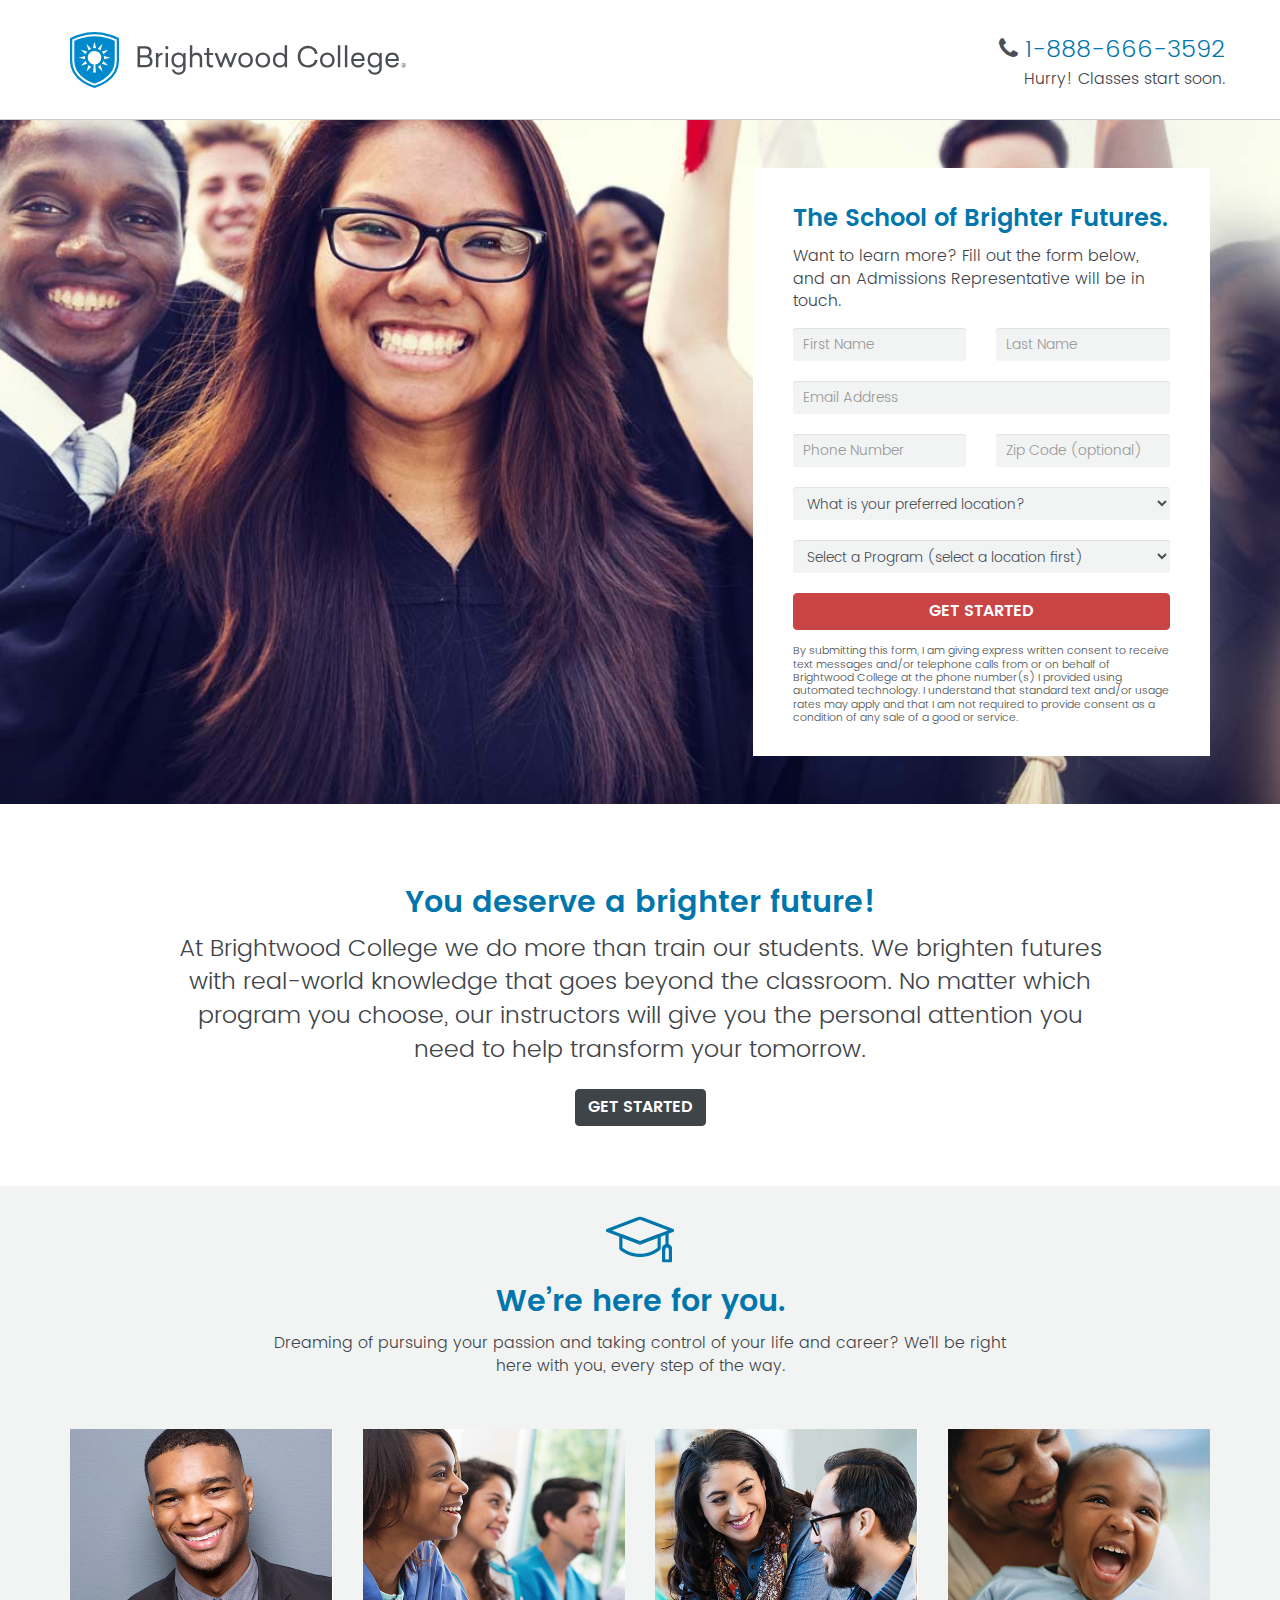
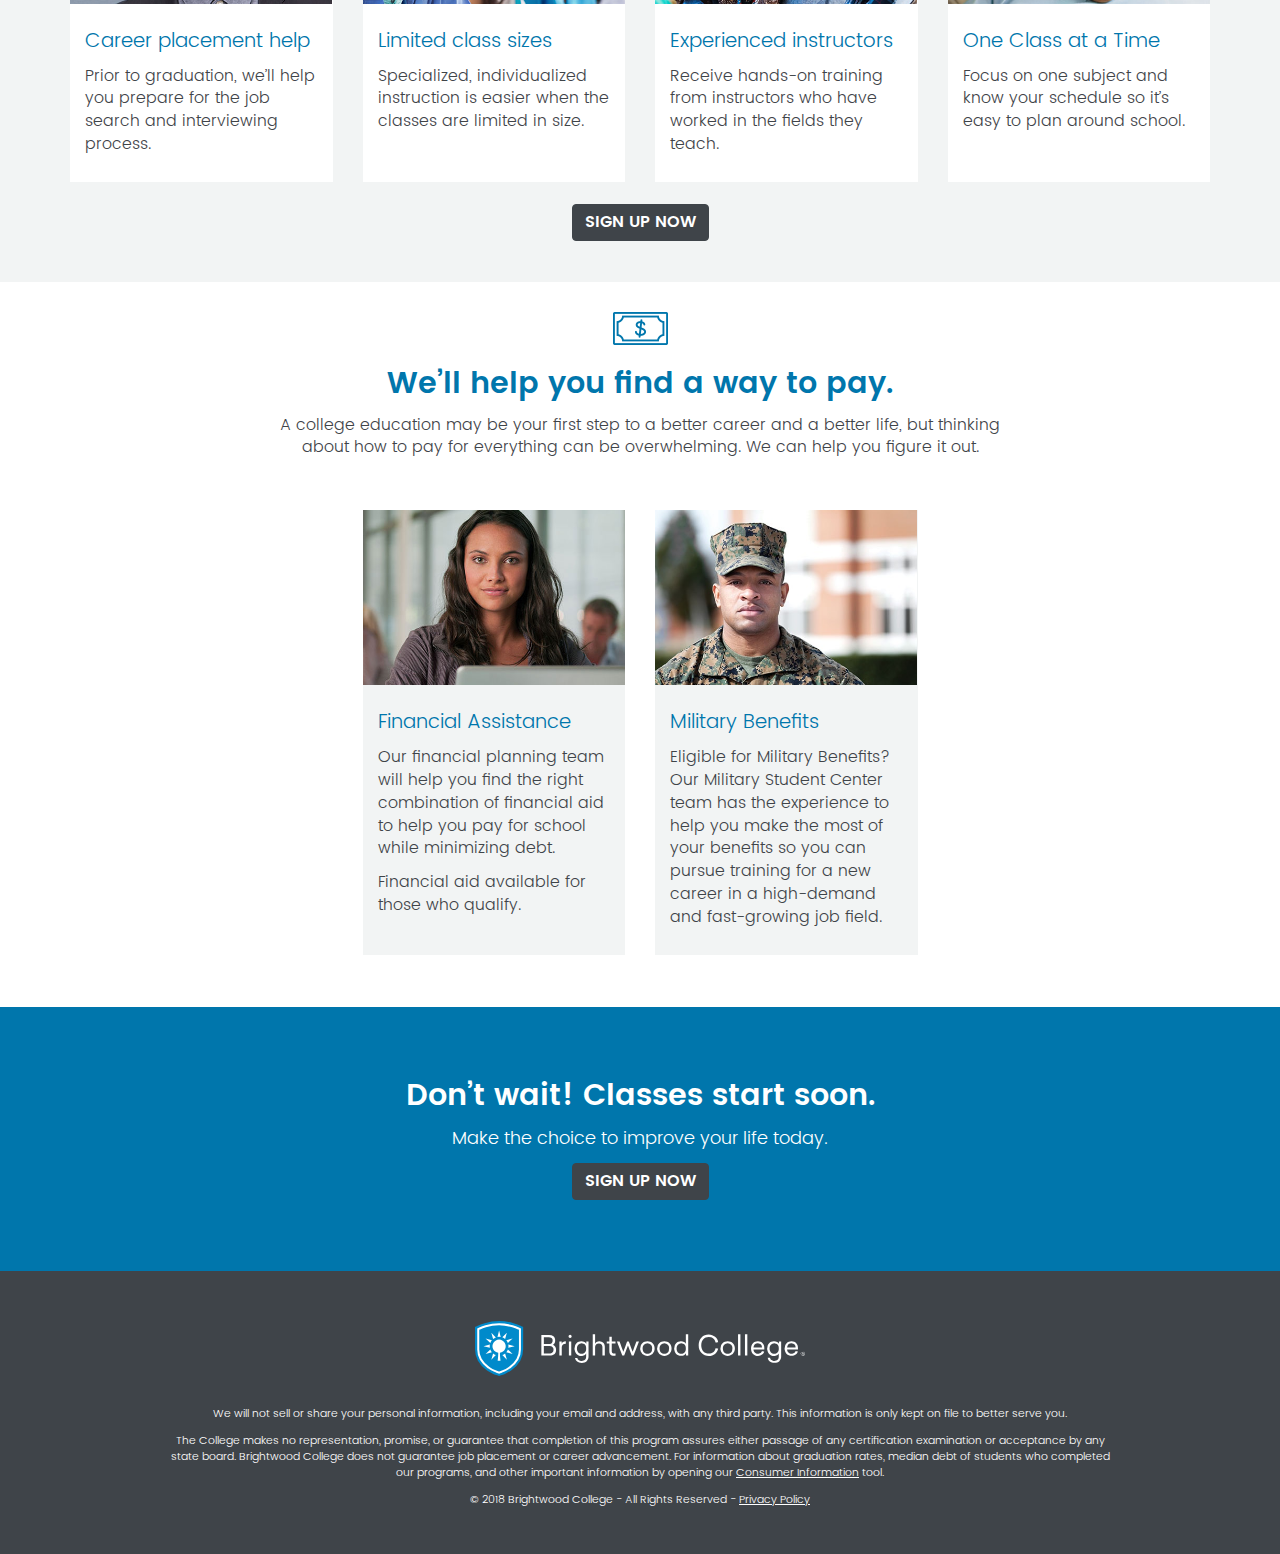
<file: p/bc-lp/index.html>
<!DOCTYPE html>

<html lang="en">

<head>

    <meta charset="utf-8">
    <meta http-equiv="X-UA-Compatible" content="IE=edge">
    <title>Brightwood College</title>
    <meta name="description" content="">
    <meta name="viewport" content="width=device-width, initial-scale=1">

    <meta name="robots" content="noindex, nofollow">
    <meta name="googlebot" content="noindex, nofollow, noarchive">

    <link href="css/realize-base.css" rel="stylesheet">

    <style>
        @media (min-width: 768px) {
            .jumbotron {
                background-image: url(images/regional.jpg);
            }
        }
    </style>


    <!--[if lte IE 9]>
  <style type="text/css">
  	form label.invisible {
		display: block;
		height: 20px !important;
		margin-top: 10px;
		visibility: visible !important;
  	}	
  </style>
<![endif]-->

    <link rel="shortcut icon" href="favicon.ico" type="image/x-icon">
    <link rel="icon" type="image/png" href="favicon.png">
    <link rel="apple-touch-icon-precomposed" href="apple-touch-icon-precomposed.png">
    <!--[if lt IE 9]>
	<script src="https://oss.maxcdn.com/html5shiv/3.7.2/html5shiv.min.js"></script>
	<script src="https://oss.maxcdn.com/respond/1.4.2/respond.min.js"></script>
	<script>
		for(var e,l='article aside footer header nav section time'.split(' ');e=l.pop();document.createElement(e))
	</script>
<![endif]-->

</head>

<body id="pagetop">

    <!--[if lte IE 9]>
            <div class="browsehappy">
				<p>You are using an <strong>outdated browser</strong>. Please <a href="http://browsehappy.com/">upgrade your browser</a> to improve your experience.</p>
			</div>
        <![endif]-->




    <nav class="navbar navbar-default navbar-fixed-top">
        <div class="container">

            <div class="navbar-header">
                <a class="navbar-brand page-scroll" href="#pagetop">
                    <img class="logo_svg" src="images/bw_logo.svg" alt="Brightwood College">
                    <!--[if lte IE 8]>
				<img src="images/bw_logo.png" alt="Brightwood College">
			<![endif]-->
                </a>

                <a class="btn btn-info mobile-call visible-xs-inline-block text-uppercase" href="javascript:void" role="button"><i class="fa fa-phone" aria-hidden="true"></i> Call</a>

            </div>

            <div class="collapse navbar-collapse">
                <p class="navbar-text navbar-right text-right navbar-phone">
                    <span class="lead"><i class="fa fa-phone" aria-hidden="true"></i> 1-888-666-3592</span><br> Hurry! Classes start soon.
                </p>
            </div>


        </div>
    </nav>

    <img alt="" class="center-block mobile-hero img-responsive visible-xs" src="images/regional-mobile.jpg">

    <div class="jumbotron default" id="jumbotron">

        <div class="container">
            <div class="row">


                <div class="col-xs-12 col-sm-12 col-md-offset-6 col-md-6 col-lg-offset-7 col-lg-5">
                    <form name="jumbotronForm" id="jumbotronForm" method="post" action="" role="form" data-toggle="validator">


                        <h1>The School of Brighter Futures.</h1>


                        <p>Want to learn more? Fill out the form below, and an Admissions Representative will be in touch.</p>

                        <div class="row">
                            <div class="form-group col-md-6">
                                <label for="FirstName" class="sr-only">First Name</label>
                                <input class="form-control input-sm" type="text" name="FirstName" placeholder="First Name" id="FirstName" value="" maxlength="50" required data-error="first name required">
                                <div class="help-block with-errors"></div>
                            </div>
                            <div class="form-group col-md-6">
                                <label for="LastName" class="sr-only">Last Name</label>
                                <input class="form-control input-sm" type="text" name="LastName" placeholder="Last Name" id="LastName" value="" maxlength="50" required data-error="last name required">
                                <div class="help-block with-errors"></div>
                            </div>
                        </div>
                        <div class="row">
                            <div class="form-group col-md-12">
                                <label for="Email" class="sr-only">Email Address</label>
                                <input class="form-control input-sm" type="email" name="Email" placeholder="Email Address" id="Email" value="" maxlength="100" required data-error="valid email address required">
                                <div class="help-block with-errors"></div>
                            </div>
                        </div>
                        <div class="row">
                            <div class="form-group col-md-6">
                                <label for="Telephone" class="sr-only">Phone Number</label>
                                <input class="form-control input-sm" type="tel" name="Telephone" placeholder="Phone Number" id="Telephone" value="" minlength="10" maxlength="14" required data-error="phone number required">
                                <div class="help-block with-errors"></div>
                            </div>
                            <div class="form-group col-md-6">
                                <label for="PostalCode" class="sr-only">Zip Code (optional)</label>
                                <input class="form-control input-sm" type="tel" name="PostalCode" placeholder="Zip Code (optional)" id="PostalCode" value="" maxlength="5">
                            </div>
                        </div>





                        <div class="row">
                            <div class="form-group col-md-12">
                                <label for="schoolid" class="sr-only">Location</label>
                                <select class="form-control input-sm" name="schoolid" id="schoolid" required data-error="select a location">
        <option value="">What is your preferred location?</option>
        
          <option value="46">Baltimore</option>
        
          <option value="47">Beltsville</option>
        
          <option value="70">Brownsville</option>
        
          <option value="66">Charlotte</option>
        
          <option value="54">Chula Vista (South Bay)</option>
        
          <option value="71">Corpus Christi</option>
        
          <option value="72">Dallas</option>
        
          <option value="73">El Paso</option>
        
          <option value="74">Fort Worth</option>
        
          <option value="44">Friendswood</option>
        
          <option value="63">Hammond</option>
        
          <option value="45">Houston</option>
        
          <option value="64">Indianapolis</option>
        
          <option value="75">Laredo</option>
        
          <option value="65">Las Vegas</option>
        
          <option value="56">Los Angeles (Van Nuys)</option>
        
          <option value="77">McAllen</option>
        
          <option value="60">Modesto</option>
        
          <option value="67">Nashville</option>
        
          <option value="58">Riverside</option>
        
          <option value="79">San Antonio (Ingram)</option>
        
          <option value="78">San Antonio (San Pedro)</option>
        
          <option value="61">San Diego</option>
        
          <option value="48">Towson (Baltimore North)</option>
        
          <option value="62">Vista</option>
        
      </select>
                                <div class="help-block with-errors"></div>
                            </div>
                        </div>


                        <div class="row">
                            <div class="form-group col-md-12">
                                <label for="interestid" class="sr-only">Program of Interest</label>
                                <select class="form-control input-sm" name="interestid" id="interestid" required data-error="select a program">
      <option value="">Program - Please select a location first</option>
      </select>
                                <div class="help-block with-errors"></div>
                            </div>
                        </div>



                        <input type="hidden" name="RequestDate" id="RequestDate" value="0">
                        <input type="hidden" name="RequestTime" id="RequestTime" value="0">




                        <input type="hidden" name="InsertLead" id="InsertLead" value="InsertLead">
                        <input type="hidden" name="ErrorPage" id="ErrorPage" value="/error.cfm">
                        <input type="hidden" name="SuccessPage" id="SuccessPage" value="/success.cfm">

                        <input type="hidden" name="LeadChannel" id="LeadChannel" value="BC Realize Default">

                        <input type="hidden" name="LeadChannelId" id="LeadChannelId" value="930">

                        <input id="LeadSourceId" name="LeadSourceId" type="hidden" value="1011">

                        <input type="hidden" name="ProgramName" id="ProgramName" value="">
                        <input type="hidden" name="LeadTypeId" id="LeadTypeId" value="1">
                        <input type="hidden" name="Address" id="Address" value="not entered">
                        <input type="hidden" name="City" id="City" value="not entered">
                        <input type="hidden" name="StateId" id="StateId" value="54">

                        <input type="hidden" id="TextOptIn" name="TextOptIn" value="1">
                        <input type="hidden" id="AutodialOptIn" name="AutodialOptIn" value="1">
                        <input type="hidden" name="Test" id="Test" value="0">
                        <input type="hidden" name="QueryString" id="QueryString" value="">
                        <input type="hidden" id="Verification" name="Verification" value="">
                        <script>
                            document.getElementById('Verification').value = 'v3r1f13d';
                        </script>


                        <div class="row">
                            <div class="form-group col-md-12 text-center">
                                <button class="btn btn-block btn-info text-uppercase" type="submit">Get started</button>
                            </div>
                        </div>
                        <p class="disclaimer">By submitting this form, I am giving express written consent to receive text messages and/or telephone calls from or on behalf of Brightwood College at the phone number(s) I provided using automated technology. I understand that standard text and/or usage rates may apply and that I am not required to provide consent as a condition of any sale of a good or service.</p>

                    </form>
                </div>

            </div>
        </div>

    </div>
    <section class="content plus" aria-label="About Brightwood College">
        <div class="container">
            <div class="row">
                <div class="col-xs-12 col-sm-12 col-md-12 text-center">
                    <h2>You deserve a brighter future!</h2>
                </div>
            </div>
            <div class="row">
                <div class="col-xs-12 col-sm-12 col-md-10 col-md-offset-1 text-center">
                    <p class="lead">At Brightwood College we do more than train our students. We brighten futures with real-world knowledge that goes beyond the classroom. No matter which program you choose, our instructors will give you the personal attention you need to help transform your tomorrow.</p>
                    <a class="btn btn-default page-scroll text-uppercase" href="#jumbotron" role="button">Get Started</a>
                </div>
            </div>
        </div>
    </section>
    <section class="content-alt" aria-label="Features">
        <div class="container">
            <div class="row pushdown">
                <div class="col-xs-12 col-sm-12 col-md-8 col-md-offset-2 text-center">
                    <p><img src="images/every-step-icon-blue.png" class="" alt="Brightwood College Features"></p>
                    <h2>We’re here for you.</h2>
                    <p>Dreaming of pursuing your passion and taking control of your life and career? We’ll be right here with you, every step of the way.</p>
                </div>
            </div>
        </div>
        <div class="container">
            <div class="row">
                <div class="col-xs-12 col-sm-6 col-md-3">
                    <div class="thumbnail">
                        <img src="images/here-01.jpg" alt="Career placement help" class="img-responsive">
                        <div class="caption">
                            <h3>Career placement help</h3>
                            <p>Prior to graduation, we’ll help you prepare for the job search and interviewing process.</p>
                        </div>
                    </div>
                </div>
                <div class="col-xs-12 col-sm-6 col-md-3">
                    <div class="thumbnail">
                        <img src="images/here-02.jpg" alt="Limited class sizes" class="img-responsive">
                        <div class="caption">
                            <h3>Limited class sizes</h3>
                            <p>Specialized, individualized instruction is easier when the classes are limited in size.</p>
                        </div>
                    </div>
                </div>
                <div class="col-xs-12 col-sm-6 col-md-3">
                    <div class="thumbnail">
                        <img src="images/here-03.jpg" alt="Experienced instructors" class="img-responsive">
                        <div class="caption">
                            <h3>Experienced instructors</h3>
                            <p>Receive hands-on training from instructors who have worked in the fields they teach.</p>
                        </div>
                    </div>
                </div>
                <div class="col-xs-12 col-sm-6 col-md-3">
                    <div class="thumbnail">
                        <img src="images/here-04.jpg" alt="Day or night schedules" class="img-responsive">
                        <div class="caption">
                            <h3>One Class at a Time</h3>
                            <p>Focus on one subject and know your schedule so it’s easy to plan around school.</p>
                        </div>
                    </div>
                </div>
            </div>
        </div>
        <div class="container">
            <div class="row">
                <div class="col-xs-12 col-sm-12 col-md-12 text-center">
                    <p><a class="btn btn-default page-scroll text-uppercase" href="#jumbotron" role="button">Sign up now</a></p>
                </div>
            </div>
        </div>
    </section>
    <section class="content" aria-label="Financial Aid and Benefits">
        <div class="container">
            <div class="row pushdown">
                <div class="col-xs-12 col-sm-12 col-md-8 col-md-offset-2 text-center">
                    <p><img src="images/dollar-icon-blue.png" class="" alt="Financial Assistance"></p>
                    <h2>We’ll help you find a way to pay.</h2>
                    <p>A college education may be your first step to a better career and a better life, but thinking about how to pay for everything can be overwhelming. We can help you figure it out.</p>
                </div>
            </div>
        </div>
        <div class="container">
            <div class="row">
                <div class="col-xs-12 col-sm-6 col-md-3 col-md-offset-3">
                    <div class="thumbnail alt">
                        <img src="images/fa-01.jpg" alt="Career placement help" class="img-responsive">
                        <div class="caption">
                            <h3>Financial Assistance</h3>
                            <p>Our financial planning team will help you find the right combination of financial aid to help you pay for school while minimizing debt.</p>
                            <p>Financial aid available for those who qualify.</p>
                        </div>
                    </div>
                </div>
                <div class="col-xs-12 col-sm-6 col-md-3">
                    <div class="thumbnail alt">
                        <img src="images/fa-02.jpg" alt="Limited class sizes" class="img-responsive">
                        <div class="caption">
                            <h3>Military Benefits</h3>
                            <p>Eligible for Military Benefits? Our Military Student Center team has the experience to help you make the most of your benefits so you can pursue training for a new career in a high-demand and fast-growing job field.</p>
                        </div>
                    </div>
                </div>
            </div>
        </div>
        <div class="container hidden-sm hidden-md hidden-lg">
            <div class="row">
                <div class="col-xs-12 col-sm-12 col-md-12 text-center">
                    <p><a class="btn btn-default page-scroll text-uppercase" href="#jumbotron" role="button">Sign up now</a></p>
                </div>
            </div>
        </div>
    </section>
    <section class="footer-banner" aria-label="Call to Action Banner">
        <div class="container">
            <div class="row">
                <div class="col-xs-12 col-sm-12 col-md-8 col-md-offset-2 text-center">

                    <h2>Don’t wait! Classes start soon.</h2>

                    <p>Make the choice to improve your life today.</p>

                    <p><a class="btn btn-default page-scroll" href="#jumbotron" role="button">Sign up now</a></p>

                </div>
            </div>
        </div>
    </section>

    <footer class="footer">
        <div class="container">
            <div class="row">
                <div class="col-xs-12 col-sm-12 col-md-10 col-md-offset-1">
                    <img class="logo_svg" src="images/bw_logo_white.svg" alt="Brightwood College">

                    <p>We will not sell or share your personal information, including your email and address, with any third party. This information is only kept on file to better serve you.</p>
                    <p>The College makes no representation, promise, or guarantee that completion of this program assures either passage of any certification examination or acceptance by any state board. Brightwood College does not guarantee job placement
                        or career advancement. For information about graduation rates, median debt of students who completed our programs, and other important information by opening our <a href="javascript:void">Consumer Information</a>                        tool.</p>
                    <p>&copy; 2018 Brightwood College - All Rights Reserved - <a href="javascript:void">Privacy Policy</a></p>
                </div>
            </div>
        </div>
    </footer>




    <script src="//ajax.googleapis.com/ajax/libs/jquery/1.11.2/jquery.min.js"></script>
    <script>
        window.jQuery || document.write('<script src="js/jquery-1.11.2.min.js"><\/script>')
    </script>

    <script src="js/bootstrap.min.js"></script>
    <script src="js/jquery.matchHeight.min.js"></script>
    <script src="js/jquery.easing.min.js"></script>
    <script src="js/validator.js"></script>
    <script>
        $(function() {
            $('.thumbnail').matchHeight();
        });

        $(function() {
            $('a.page-scroll').bind('click', function(event) {
                var $anchor = $(this);
                if ($(window).width() < 767) {
                    var $offset = 60
                } else {
                    var $offset = 120
                }
                $('html, body').stop().animate({
                    scrollTop: $($anchor.attr('href')).offset().top - $offset
                }, 1000, 'easeInOutExpo');
                event.preventDefault();
            });
        });



        $(function() {
            $('#scroll-menu li a').on('click', function(e) {
                e.preventDefault();
                var $thisNav = $(this);
                if (!$thisNav.hasClass('active')) {
                    $('#scroll-menu li a').removeClass('active');
                    $thisNav.addClass('active');
                }
            })
        })

        $(function() {
            $('.navbar-brand').on('click', function(e) {
                $('#scroll-menu li a').removeClass('active');
            })
        })

        $(function() {
            $('.btn-huge').on('click', function(e) {
                $('#scroll-menu li a').removeClass('active');
            })
        })

        $(function() {
            $("#scheduler-toggler").click(function() {
                if ($(this).is(":checked")) {
                    $(".scheduler-fields").show();
                    $("#RequestDate").prop("required", true);
                    $("#RequestTime").prop("required", true);
                } else {
                    $(".scheduler-fields").hide();
                    $("#RequestDate").prop("required", false);
                    $("#RequestTime").prop("required", false);
                    $('#RequestDate option').prop('selected', function() {
                        return this.defaultSelected;
                    });
                    $('#RequestTime option').prop('selected', function() {
                        return this.defaultSelected;
                    });
                }
            });
        });
    </script>

    <script>
        var preSelectedInterestId = "0";;

        var preSelectedSchoolId = 0;

        $(document).ready(function() {
            //first, detect when initial DD changes
            $("#schoolid").change(function() {
                //get what they selected
                if (preSelectedSchoolId != 0) {
                    var selected = preSelectedSchoolId;
                } else {
                    var selected = $("option:selected", this).val();
                }
                //no matter what, clear the other DD
                //Tip taken from: http://stackoverflow.com/questions/47824/using-core-jquery-how-do-you-remove-all-the-options-of-a-select-box-then-add-on
                $("#interestid").children().remove().end().append("<option value=\"\">Select a Program (select a location first)</option>");
                //now load in new options if I picked a campus
                if (selected == "") return;
                $.getJSON("includes/data.cfc?method=getprograms&returnformat=json", {
                    "schoolid": selected
                }, function(res, code) {
                    var newoptions = "";
                    for (var j = 0; j < res.length; j++) {
                        //In our result, ID is what we will use for the value, and NAME for the label
                        newoptions += "<option value=\"" + res[j].ID + "\">" + res[j].NAME + "</option>";
                        lastopt = res[j].ID;
                    }
                    $("#interestid").children().end().append(newoptions);
                    if (res.length == 1) {
                        $('#interestid').val(lastopt);
                    } else if (preSelectedInterestId != 0) {
                        $('#interestid').val(preSelectedInterestId);
                    }
                });



            });

        })
    </script>

    <script>
        $(document).ready(function() {
            $("#schoolid").trigger("change");
        });
    </script>

</body>

</html>
</file>
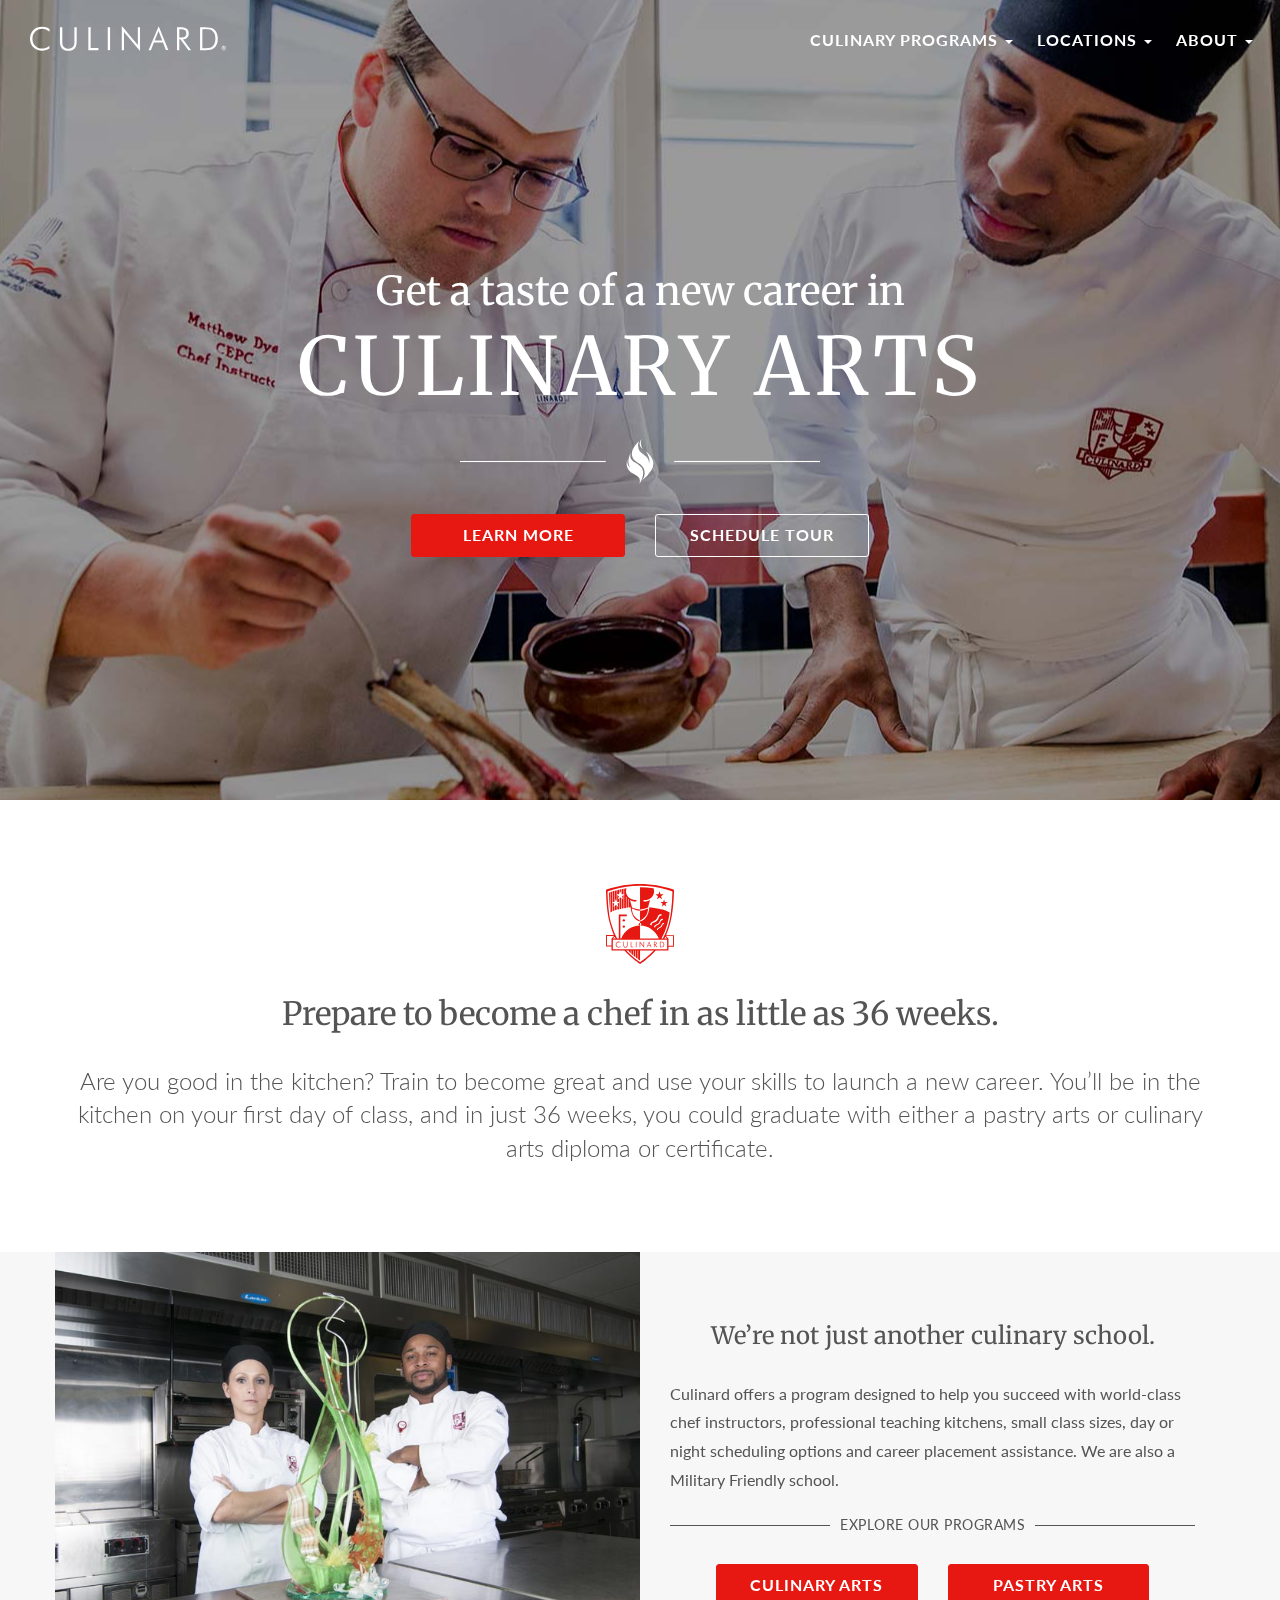
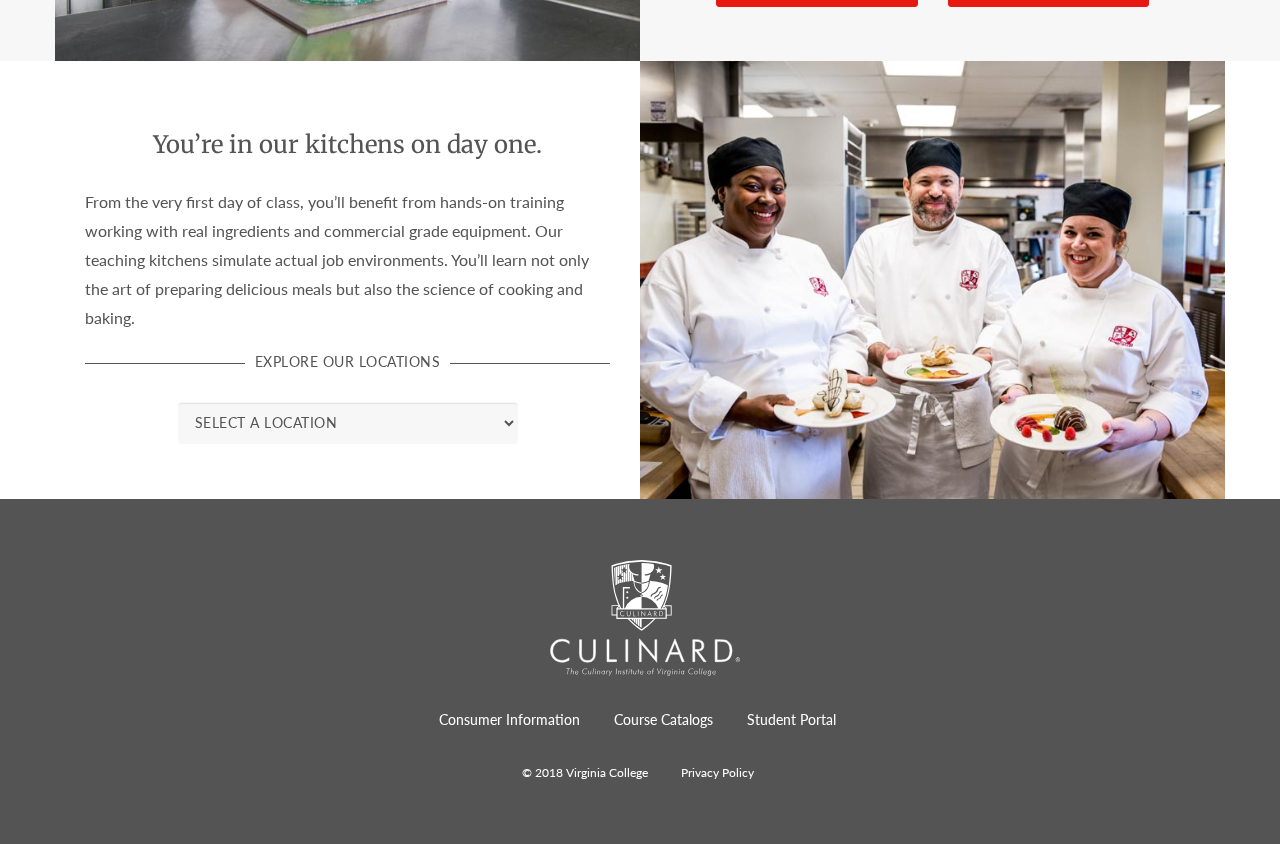
<file: p/culinard/index.html>
<!DOCTYPE html>
<html lang="en">

<head>
    
    <meta http-equiv="X-UA-Compatible" content="IE=edge">
    <meta charset="utf-8">
    <meta name="viewport" content="width=device-width, initial-scale=1">

    <title>Culinard - The Culinary Institute of Virginia College</title>
    
<meta name="author" content="Virginia College">
<meta name="rating" content="general">

	<meta name="robots" content="noindex, nofollow">

<meta name="revisit-after" content="30 days">

    <meta name="description" content="Culinard, the Culinary Arts Institute of Virginia College is an accredited culinary school offering culinary and pastry arts training.">
    <meta property="og:title" content="Culinard - The Culinary Institute of Virginia College">
    <meta property="og:type" content="website">
    <meta property="og:url" content="https://www.culinard.com/">
    <meta property="og:image" content="images/culinard-default-og-image.jpg">
    <meta property="og:site_name" content="Culinard">
    <meta property="og:description" content="Culinard, the Culinary Arts Institute of Virginia College is an accredited culinary school offering culinary and pastry arts training.">
    <meta property="og:locale" content="en_US">
    <meta property="fb:app_id" content="1818719405109238">
    <meta name="twitter:title" content="Culinard - The Culinary Institute of Virginia College">
    <meta name="twitter:description" content="Culinard, the Culinary Arts Institute of Virginia College is an accredited culinary school offering culinary and pastry arts training.">
    <meta name="twitter:url" content="https://www.culinard.com/">
    <meta name="twitter:image" content="images/culinard-default-og-image.jpg">
    <meta name="twitter:card" content="summary_large_image">
    
    
<link href="css/culinard.css" media="screen" rel="stylesheet">	
<meta name="theme-color" content="#545454">
<link rel="shortcut icon" href="favicon.ico" type="image/x-icon">
<link rel="icon" type="image/png" href="favicon.png">
<link rel="apple-touch-icon-precomposed" href="apple-touch-icon-precomposed.png">

</head>

<body class="homepage">

<a class="sr-only" title="" href="#SkipToContent">Skip to Main Content</a>
<nav id="menu" class="menu">
    <div id="mob-nav-target" aria-hidden="true"></div> 
</nav>
<nav class="navbar navbar-default navbar-fixed-top fixed-header">
    <div class="container-fluid">
        <div id="culinard-header" class="navbar-header">
            <button type="button" class="navbar-toggle js-slideout-toggle">
                <span class="sr-only">Toggle navigation</span>
                <span class="icon-bar"></span>
                <span class="icon-bar"></span>
                <span class="icon-bar"></span>
            </button>
            <a class="navbar-brand" href="javascript:void">Culinard - The Culinary Institute of Virginia College</a>
        </div>
        <div id="culinard-nav" class="collapse navbar-collapse">
            <ul id="culinard-nav-items" class="nav navbar-nav navbar-right">
                <li><a href="javascript:void" class="btn btn-primary btn-block mobile-contact-btn visible-xs" role="button" title="">Request Info</a></li>
                <li class="dropdown">
                    <a href="#" class="dropdown-toggle" data-toggle="dropdown" role="button" aria-haspopup="true" aria-expanded="false">Culinary Programs <span class="caret"></span></a>
                    <ul class="dropdown-menu">
                        <li><a href="javascript:void" title="">Culinary Arts</a></li>
                        <li><a href="javascript:void" title="">Pastry Arts</a></li>
                    </ul>
                </li>
                <li class="dropdown">
                    <a href="#" class="dropdown-toggle" data-toggle="dropdown" role="button" aria-haspopup="true" aria-expanded="false">Locations <span class="caret"></span></a>
                    <ul class="dropdown-menu">
                        
                        <li><a href="javascript:void" title="">Birmingham, AL</a></li>
                        
                        <li><a href="javascript:void" title="">Greensboro, NC</a></li>
                        <li><a href="javascript:void" title="">Greenville, SC</a></li>
                        <li><a href="javascript:void" title="">Jacksonville, FL</a></li>
                        
                        <li><a href="javascript:void" title="">Richmond, VA</a></li>
                        <li><a href="javascript:void" title="">Savannah, GA</a></li>
                    </ul>
                </li>
                <li class="dropdown">
                    <a href="#" class="dropdown-toggle" data-toggle="dropdown" role="button" aria-haspopup="true" aria-expanded="false">About <span class="caret"></span></a>
                    <ul class="dropdown-menu">
                        <li><a href="javascript:void" title="">Why Culinard?</a></li>
                        <li><a href="javascript:void" title="">Admissions</a></li>
                        <li><a href="javascript:void" title="">Accreditation</a></li>
                        <li><a href="javascript:void" title="">Financial Aid</a></li>
                        <li><a href="javascript:void" title="">Military Students</a></li>
                        <li><a href="javascript:void" title="">Consumer Info</a></li>
                        <li><a href="javascript:void" title="">Catalogs</a></li>
                    </ul>
                </li>
                
            </ul>
        </div>
        <!-- /.navbar-collapse -->
    </div>
    <!-- /.container-fluid -->
</nav>

<a name="SkipToContent"></a>   
    
    <main id="bodypanel">
        <div class="jumbotron homepage-jumbotron">
    <div class="container">
        <div class="jumbotron-cell text-center">
            <h1><small>Get a taste of a new career in </small><span>Culinary Arts</span></h1>
            <img alt="divider" class="jumbotron-divider" src="images/flame-divider-white.svg">
            <div class="row">
                <div class="col-xs-10 col-xs-offset-1 col-md-6 col-md-offset-3">
                    <div class="row">
                        <div class="col-xs-12 col-sm-6 col-md-5 col-md-offset-1 text-right">
                            <a class="btn btn-primary btn-block btn-contact page-scroll" href="#home-intro" role="button" aria-label="36 weeks to a culinary career">Learn More</a>
                        </div>
                        <div class="col-xs-12 col-sm-6 col-md-5 text-left">
                            <a class="btn btn-default btn-block btn-tour" href="javascript:void" role="button">Schedule Tour</a>
                        </div>
                    </div>
                </div>
            </div>
        </div>
    </div>
</div>

<div class="content plus home-intro" id="home-intro">
    <div class="container">
        <div class="row">
            <div class="col-xs-12 col-md-12 text-center">
                <img alt="culinard shield" class="culinard-shield-red" src="images/culinard-shield-red.svg">
                <h2>Prepare to become a chef in as little as 36 weeks.</h2>
                <p class="lead">Are you good in the kitchen? Train to become great and use your skills to launch a new career. You’ll be in the kitchen on your first day of class, and in just 36 weeks, you could graduate with either a pastry arts or culinary arts diploma or certificate.</p>
            </div>
        </div>
    </div>
</div>

<div class="content alt no-pad">
    <div class="feature-module">
        <div class="feature-cell split image home-feature-01">
        </div>
        <div class="feature-cell split">
            <h3 class="text-center">We’re not just another culinary school.</h3>
            <p>Culinard offers a program designed to help you succeed with world-class chef instructors, professional teaching kitchens, small class sizes, day or night scheduling options and career placement assistance. We are also a Military Friendly school.</p>
            <div class="segment-divider">
                <p>Explore our programs</p>
            </div>
            <div class="row">
                <div class="col-xs-8 col-xs-offset-2 col-sm-6 col-sm-offset-0 col-md-5 col-md-offset-1 text-right">
                    <p><a class="btn btn-primary btn-block" href="javascript:void" role="button">Culinary Arts</a></p>
                </div>
                <div class="col-xs-8 col-xs-offset-2 col-sm-6 col-sm-offset-0 col-md-5">
                    <p><a class="btn btn-primary btn-block" href="javascript:void" role="button">Pastry Arts</a></p>
                </div>
            </div>
        </div>
    </div>
</div>

<div class="content no-pad">
    <div class="feature-module reversed">
        <div class="feature-cell split">
            <h3 class="text-center">You’re in our kitchens on day one.</h3>
            <p>From the very first day of class, you’ll benefit from hands-on training working with real ingredients and commercial grade equipment. Our teaching kitchens simulate actual job environments. You’ll learn not only the art of preparing delicious meals but also the science of cooking and baking.</p>
            <div class="segment-divider">
                <p>Explore our locations</p>
            </div>
            <div class="row">
                <form action="" class="location-jump-form" id="location-jump-form">
                    <div class="form-group col-xs-10 col-xs-offset-1 col-md-8 col-md-offset-2">
                        <label for="loc-select" class="sr-only">Select a location</label>
                        <select class="form-control" id="loc-select">
                            <option value="">Select a location</option>
                            <option value="">Birmingham, AL</option>
                            <option value="">Greensboro, NC</option>
                            <option value="">Greenville, SC</option>
                            <option value="">Jacksonville, FL</option>
                            <option value="">Richmond, VA</option>
                            <option value="">Savannah, GA</option>
                        </select>
                        <button type="submit" class="sr-only" id="loc-go">Go</button>
                    </div>
                </form>
            </div>
        </div>
        <div class="feature-cell split image home-feature-02">
        </div>
    </div>
</div> <footer class="sitefooter">
	<div class="container">
		<img alt="Culinard" class="footer-logo" src="images/culinard-full-logo-white.svg">
		<ul class="list-inline text-center footer-links">
			<li><a href="javascript:void" title="">Consumer Information</a></li>
			<li><a href="javascript:void" title="">Course Catalogs</a></li>
			
			<li><a href="javascript:void" rel="noopener" title="">Student Portal</a></li>
		</ul>
		
        
		<ul class="list-inline text-center footer-sublinks">
			<li>&copy; 2018 Virginia College</li>
			<li><a href="javascript:void" title="">Privacy Policy</a></li>
			
			</li>
		</ul>
	</div>
</footer>



    </main>
    

    
<script src="//ajax.googleapis.com/ajax/libs/jquery/1.11.2/jquery.min.js"></script>
<script>window.jQuery || document.write('<script src="js/vendor/jquery-1.11.2.min.js"><\/script>')</script>
<script src="js/bootstrap.min.js"></script>
<script src="js/slideout.min.js"></script>
<script src="js/jquery.easing.min.js"></script>
<script>
  window.onload = function() {
    var slideout = new Slideout({
      'panel': document.getElementById('bodypanel'),
      'menu': document.getElementById('menu'),
      'duration': 300,
      'side': 'right',
      'touch': false
    });

    document.querySelector('.js-slideout-toggle').addEventListener('click', function() {
    	slideout.toggle();
    });

    var fixed = document.querySelector('.fixed-header');

	slideout.on('translate', function(translated) {
	  fixed.style.transform = 'translateX(' + translated + 'px)';
	});

	slideout.on('beforeopen', function () {
	  fixed.style.transition = 'transform 300ms ease';
	  fixed.style.transform = 'translateX(-256px)';
	});

	slideout.on('beforeclose', function () {
	  fixed.style.transition = 'transform 300ms ease';
	  fixed.style.transform = 'translateX(0px)';
	});

	slideout.on('open', function () {
	  fixed.style.transition = '';
	});

	slideout.on('close', function () {
	  fixed.style.transition = '';
	});

    //slideout.on('beforeopen', function() {
	//	document.querySelector('.fixed').classList.add('fixed-open');
	//});
	//  
	//slideout.on('beforeclose', function() {
	//	document.querySelector('.fixed').classList.remove('fixed-open');
	//});

  };

  function menuPosition() {
	    if ($(window).width() < 768) {
	        $("#culinard-nav-items").insertAfter("#mob-nav-target");
	        //$('#culinard-nav').removeClass("collapse navbar-collapse");
	        $('#culinard-nav-items').removeClass("nav navbar-nav navbar-right");
	        //$('#contact-btn').removeClass("btn btn-primary");
	        $('#culinard-nav-items>li').removeClass("dropdown");
	        $('#culinard-nav-items>li>a').removeClass("dropdown-toggle");
	        $('#culinard-nav-items>li>ul').removeClass("dropdown-menu");
	    } else {
	        $("#culinard-nav-items").insertAfter("#culinard-header");
	        //$('#culinard-nav').addClass("collapse navbar-collapse");
	        $('#culinard-nav-items').addClass("nav navbar-nav navbar-right");
	        //$('#contact-btn').addClass("btn btn-primary");
	        $('#culinard-nav-items>li').addClass("dropdown");
	        $('#culinard-nav-items>li>a').addClass("dropdown-toggle");
	        $('#culinard-nav-items>li>ul').addClass("dropdown-menu");
	    }
	}
	$(window).on('scroll load resize',function(){
	    menuPosition();
	});
</script>
<script>
$(function() {
    $('a.page-scroll').bind('click', function(event) {
        var $anchor = $(this);
        if($(window).width() < 767) {
            var $offset = 50
        } else {
            var $offset = 80
        }
        $('html, body').stop().animate({
            scrollTop: $($anchor.attr('href')).offset().top-$offset
        }, 1000, 'easeInOutExpo');
        event.preventDefault();
    });
});

function checkScroll(){
    var startY = $('.navbar').height(); //The point where the navbar changes in px

    if($(window).scrollTop() > startY){
        $('.navbar').addClass("scrolled");
        $('.navbar-brand').addClass("scrolled");
    }else{
        $('.navbar').removeClass("scrolled");
        $('.navbar-brand').removeClass("scrolled");
    }
}

if($('.navbar').length > 0){
    $(window).on("scroll load resize", function(){
        checkScroll();
    });
}

//$(document).ready(function() {
  //$("#loc-select").change(function(){
    //if ($(this).val()!='') {
      //window.location.href=$(this).val();
    //}
  //});
//});

</script>

</body>

</html>
</file>
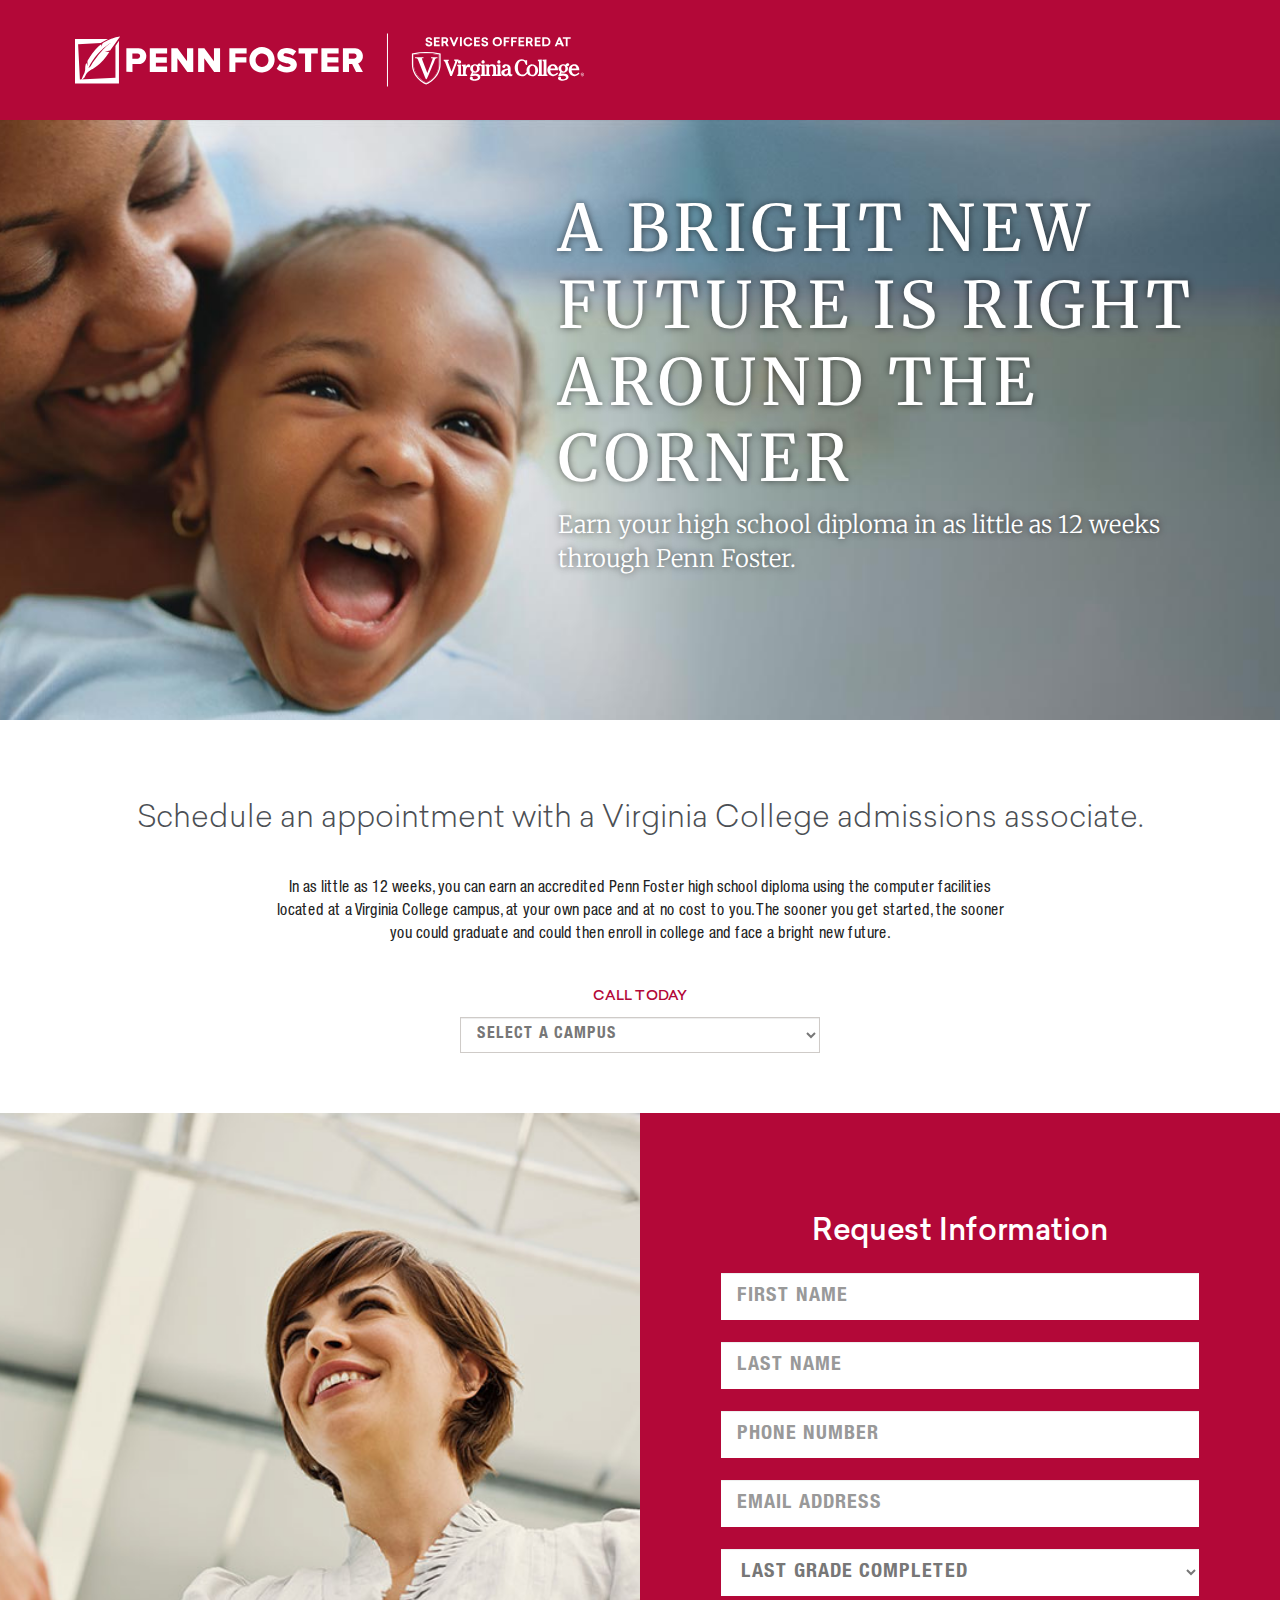
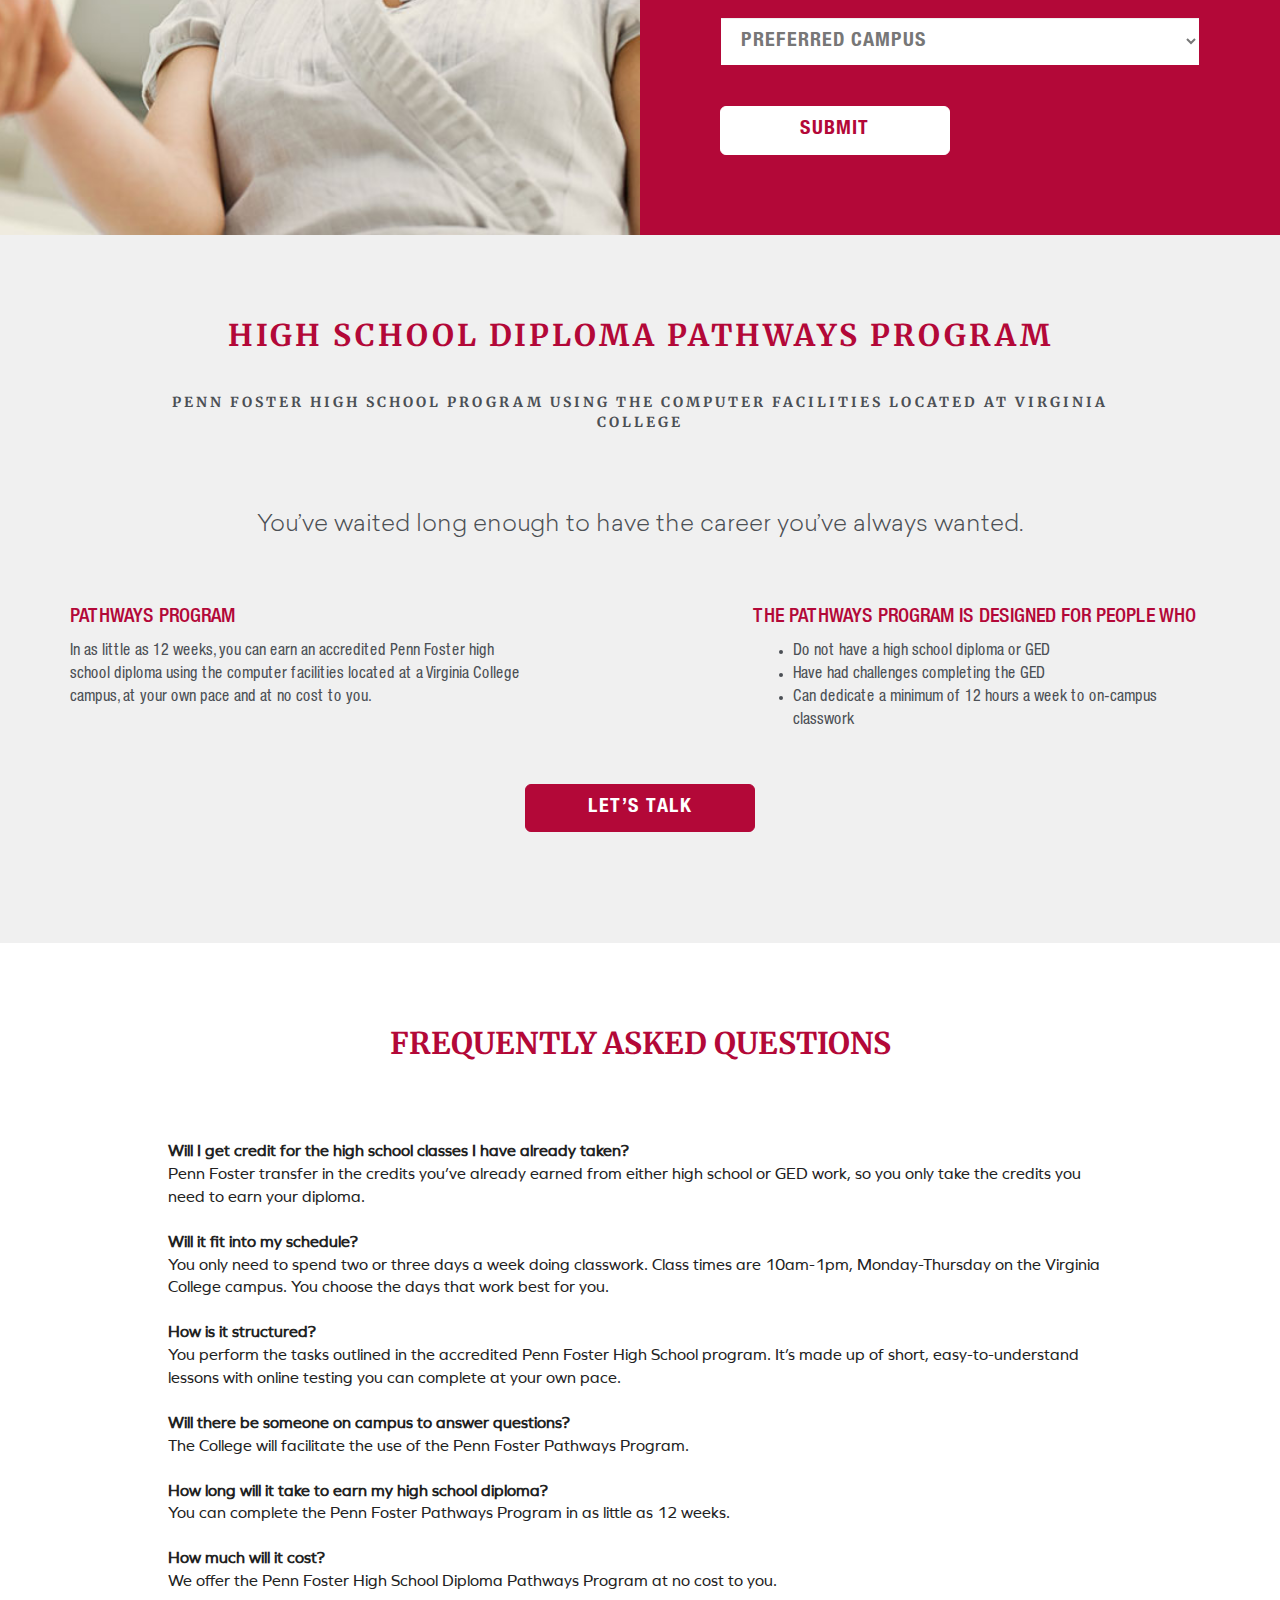
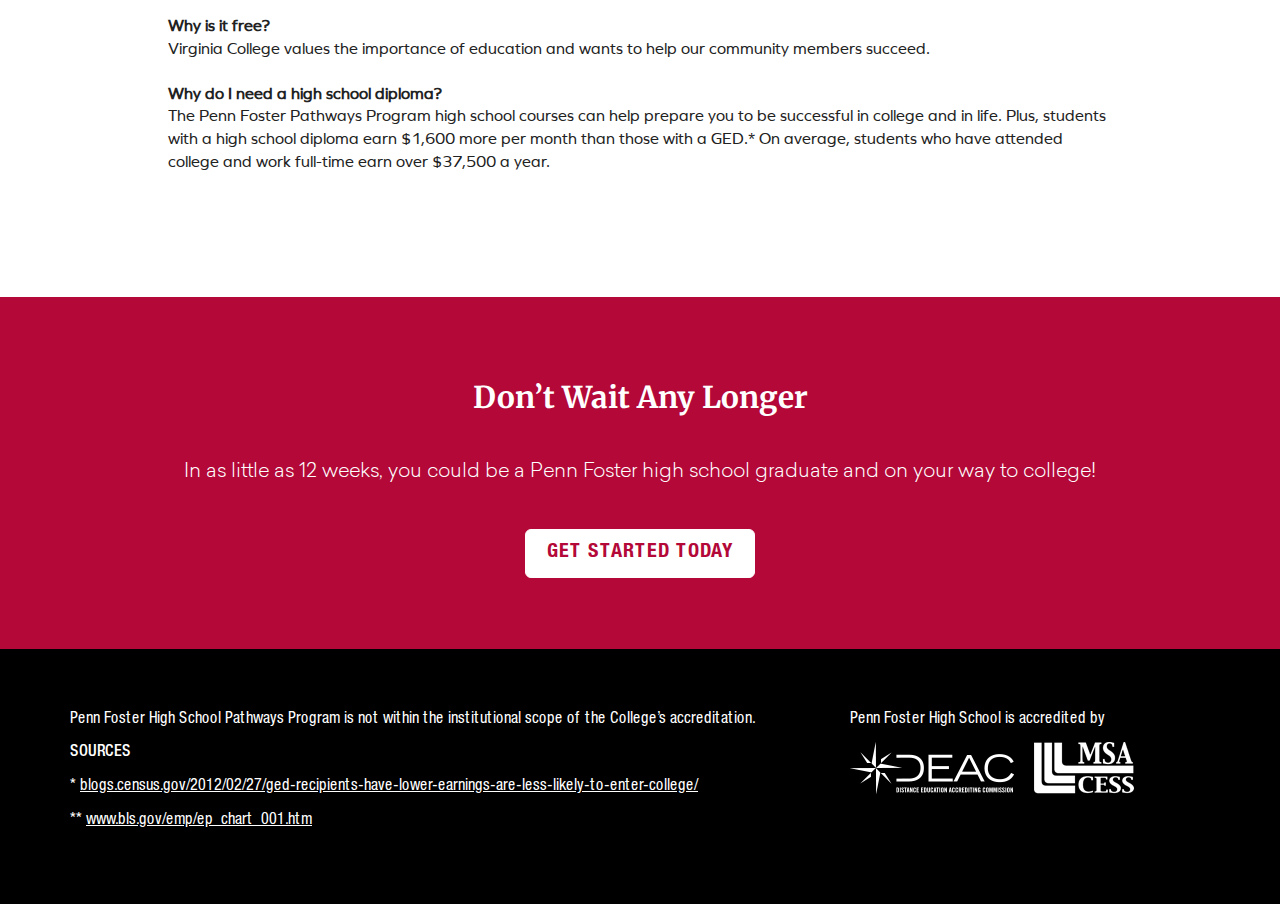
<file: p/vc-lp/index.html>
<!DOCTYPE html>

<html lang="en">

<head>

    <meta charset="utf-8">
    <meta http-equiv="X-UA-Compatible" content="IE=edge">
    <title>Virginia College</title>
    <meta name="description" content="">
    <meta name="viewport" content="width=device-width, initial-scale=1">

    <meta name="robots" content="noindex, nofollow">
    <meta name="googlebot" content="noindex, nofollow, noarchive">

    <link href="css/realize-base.css" rel="stylesheet">


    <link href="css/penn-foster.css" rel="stylesheet">
    <!--[if lte IE 9]>
  <style type="text/css">
  	form label.invisible {
		display: block;
		height: 20px !important;
		margin-top: 10px;
		visibility: visible !important;
  	}	
  </style>
<![endif]-->

    <link rel="shortcut icon" href="favicon.ico" type="image/x-icon">
    <link rel="icon" type="image/png" href="favicon.png">
    <link rel="apple-touch-icon-precomposed" href="apple-touch-icon-precomposed.png">
    <!--[if lt IE 9]>
	<script src="https://oss.maxcdn.com/html5shiv/3.7.2/html5shiv.min.js"></script>
	<script src="https://oss.maxcdn.com/respond/1.4.2/respond.min.js"></script>
	<script>
		for(var e,l='article aside footer header nav section time'.split(' ');e=l.pop();document.createElement(e))
	</script>
<![endif]-->

</head>

<body id="pagetop">


    <nav class="navbar navbar-inverse navbar-fixed-top">
        <div class="container-fluid">

            <div class="navbar-header">
                <a class="navbar-brand page-scroll" href="javascript:void">
                    <img class="logo_svg" src="images/vc_pf_logo_3.svg" alt="Penn Foster services offered at Virginia College">
                </a>
            </div>

        </div>
    </nav>

    <div class="jumbotron penn-foster">
        <div class="container">
            <div class="row">
                <div class="col-xs-12 col-sm-12 col-md-6 col-lg-7 col-md-offset-6 col-lg-offset-5">
                    <h1>A Bright New Future is Right Around the Corner</h1>
                    <p class="f-mw">Earn your high school diploma in as little as 12 weeks through Penn Foster.</p>
                </div>
            </div>
        </div>
    </div>
    <section class="content plus" aria-label="Call a Campus">
        <div class="container">
            <div class="row">
                <div class="col-xs-12 col-sm-12 col-md-12 text-center">
                    <h2 class="color-48 f-sc-lt pushdown">Schedule an appointment with a Virginia College admissions associate.</h2>
                </div>
            </div>
            <div class="row">
                <div class="col-xs-12 col-sm-12 col-md-8 col-md-offset-2 text-center">
                    <p class="f-hv pushdown">In as little as 12 weeks, you can earn an accredited Penn Foster high school diploma using the computer facilities located at a Virginia College campus, at your own pace and at no cost to you. The sooner you get started, the sooner
                        you could graduate and could then enroll in college and face a bright new future.</p>
                    <p class="color-30 f-sc-md small text-uppercase">Call Today</p>
                </div>
            </div>
            <div class="row">
                <div class="col-xs-12 col-sm-12 col-md-4 col-md-offset-4">
                    <label class="sr-only" for="campusPhone">Select a Campus</label>
                    <select class="form-control" id="campusPhone">
                    <option value="" selected>Select a campus</option>
                    <option value="birmingham">Birmingham, AL</option>
                    <option value="greensboro">Greensboro, NC</option>
                    <option value="jacksonville">Jacksonville, FL</option>
                    <option value="richmond">Richmond, VA</option>
                </select>
                    <div id="phoneResult" class="text-center"></div>
                </div>
            </div>
        </div>
    </section>
    <section class="split-panel accent" id="form-panel" aria-label="Request Form">
        <div class="split-panel-img hidden-xs hidden-sm info-img"></div>
        <div class="split-panel-content">
            <h2 class="color-00 f-sc-md text-center">Request Information</h2>
            <form name="PFForm" id="PFForm" method="post" action="">
                <div class="row">
                    <div class="col-sm-12 col-md-12">
                        <label for="FirstName" class="sr-only">First Name</label>
                        <input class="form-control input-lg" type="text" name="FirstName" placeholder="First Name" id="FirstName" value="" maxlength="50" required>
                    </div>
                    <div class="col-sm-12 col-md-12">
                        <label for="LastName" class="sr-only">Last Name</label>
                        <input class="form-control input-lg" type="text" name="LastName" placeholder="Last Name" id="LastName" value="" maxlength="50" required>
                    </div>
                    <div class="col-sm-12 col-md-12">
                        <label for="Telephone" class="sr-only">Phone Number</label>
                        <input class="form-control input-lg" type="tel" name="Telephone" placeholder="Phone Number" id="Telephone" value="" maxlength="10" required>
                    </div>
                    <div class="col-sm-12 col-md-12">
                        <label for="Email" class="sr-only">Email Address</label>
                        <input class="form-control input-lg" type="email" name="Email" placeholder="Email Address" id="Email" value="" maxlength="100" required>
                    </div>
                    <div class="col-sm-12 col-md-12">
                        <label for="lastGrade" class="sr-only">Last Grade Completed</label>
                        <select class="form-control input-lg" name="lastGrade" id="lastGrade" required>
                        <option value="">Last Grade Completed</option>
                        <option value="9th Grade">9th Grade</option>
                        <option value="10th Grade">10th Grade</option>
                        <option value="11th Grade">11th Grade</option>
                    </select>
                    </div>
                    <div class="col-sm-12 col-md-12">
                        <label for="Campus" class="sr-only">Preferred Campus</label>
                        <select class="form-control input-lg" name="Campus" id="Campus" required>
                        <option value="" selected>Preferred Campus</option>
                        <option data-cid="7" value="birmingham.info@vc.edu">Birmingham, AL</option>
                        <option data-cid="45" value="greensboro.info@vc.edu">Greensboro, NC</option>
                        <option data-cid="24" value="jacksonville.info@vc.edu">Jacksonville, FL</option>
                        <option data-cid="36" value="richmond.info@vc.edu">Richmond, VA</option>
                    </select>
                    </div>
                    <div class="col-sm-12 col-md-12">
                        <button class="btn btn-default btn-lg text-uppercase disabled" type="submit">Submit</button>
                    </div>
                </div>
                <input type="hidden" id="Verification" name="Verification" value="">
                <script>
                    document.getElementById('Verification').value = 'v3r1f13d';
                </script>
                <input type="hidden" id="Brand" name="Brand" value="BC">
                <input type="hidden" name="LeadChannelId" id="LeadChannelId" value="912">
                <input type="hidden" id="Test" name="Test" value="0">
            </form>
        </div>
    </section>
    <section class="content-alt plus pathways" aria-label="About the Program">
        <div class="container">
            <div class="row pushdown">
                <div class="col-xs-12 col-sm-12 col-md-10 col-md-offset-1 text-center">
                    <h2 class="color-30 f-mw-bd pushdown text-uppercase">High School Diploma Pathways Program</h2>
                    <p class="color-48 f-mw-bd small text-uppercase">Penn Foster High School program using the computer facilities located at Virginia College</p>
                </div>
            </div>
            <div class="row pushdown">
                <div class="col-xs-12 col-sm-12 col-md-12 text-center">
                    <h3 class="color-48 f-sc-lt">You’ve waited long enough to have the career you’ve always wanted.</h3>
                </div>
            </div>
            <div class="row pushdown">
                <div class="col-xs-12 col-sm-12 col-md-5">
                    <h4 class="color-30 f-hv-md text-uppercase">Pathways Program</h4>
                    <p class="color-48 f-hv">In as little as 12 weeks, you can earn an accredited Penn Foster high school diploma using the computer facilities located at a Virginia College campus, at your own pace and at no cost to you.</p>
                </div>
                <div class="col-xs-12 col-sm-12 col-md-5 col-md-offset-2">
                    <h4 class="color-30 f-hv-md text-uppercase">The Pathways Program is Designed for People Who</h4>
                    <ul class="color-48 f-hv">
                        <li>Do not have a high school diploma or GED</li>
                        <li>Have had challenges completing the GED</li>
                        <li>Can dedicate a minimum of 12 hours a week to on-campus classwork</li>
                    </ul>
                </div>
            </div>
            <div class="row pushdown">
                <div class="col-xs-12 col-sm-12 col-md-12 text-center">
                    <p><a class="btn btn-primary btn-lg page-scroll" href="#form-panel" role="button">Let’s Talk</a></p>
                </div>
            </div>
        </div>
    </section>
    <section class="content plus program" aria-label="Frequently Asked Questions">
        <div class="container">
            <div class="row pushdown">
                <div class="col-xs-12 col-sm-12 col-md-10 col-md-offset-1 text-center">
                    <h2 class="color-30 f-mw-bd pushdown text-uppercase">Frequently Asked Questions</h2>
                </div>
            </div>
            <div class="row pushdown">
                <div class="col-xs-12 col-sm-12 col-md-10 col-md-offset-1">
                    <dl>
                        <dt>Will I get credit for the high school classes I have already taken?</dt>
                        <dl>Penn Foster transfer in the credits you’ve already earned from either high school or GED work, so you only take the credits you need to earn your diploma.</dl>
                        <dt>Will it fit into my schedule?</dt>
                        <dl>You only need to spend two or three days a week doing classwork. Class times are 10am-1pm, Monday-Thursday on the Virginia College campus. You choose the days that work best for you.</dl>
                        <dt>How is it structured?</dt>
                        <dl>You perform the tasks outlined in the accredited Penn Foster High School program. It’s made up of short, easy-to-understand lessons with online testing you can complete at your own pace.</dl>
                        <dt>Will there be someone on campus to answer questions?</dt>
                        <dl>The College will facilitate the use of the Penn Foster Pathways Program.</dl>
                        <dt>How long will it take to earn my high school diploma?</dt>
                        <dl>You can complete the Penn Foster Pathways Program in as little as 12 weeks.</dl>
                        <dt>How much will it cost?</dt>
                        <dl>We offer the Penn Foster High School Diploma Pathways Program at no cost to you.</dl>
                        <dt>Why is it free?</dt>
                        <dl>Virginia College values the importance of education and wants to help our community members succeed.</dl>
                        <dt>Why do I need a high school diploma?</dt>
                        <dl>The Penn Foster Pathways Program high school courses can help prepare you to be successful in college and in life. Plus, students with a high school diploma earn $1,600 more per month than those with a GED.* On average, students who have attended college and work full-time earn over $37,500 a year.</dl>
                    </dl>
                </div>
            </div>
        </div>
    </section>
    <section class="content-accent plus dont-wait" aria-label="Call to Action">
        <div class="container">
            <div class="row">
                <div class="col-xs-12 col-sm-12 col-md-12 text-center">
                    <h2 class="f-mw-bd color-00 pushdown">Don’t Wait Any Longer</h2>

                    <p class="f-sc-lt lead pushdown">In as little as 12 weeks, you could be a Penn Foster high school graduate and on your way to college!</p>

                    <p><a class="btn btn-default btn-lg page-scroll" href="#form-panel" role="button">Get Started Today</a></p>

                </div>
            </div>
        </div>
    </section>

    <footer class="pf-footer">
        <div class="container">
            <div class="row">
                <div class="col-xs-12 col-sm-12 col-md-8">
                    <p class="f-hv">Penn Foster High School Pathways Program is not within the institutional scope of the College’s accreditation.</p>
                    <p class="f-hv-md text-uppercase">Sources</p>
                    <p class="f-hv">* <a href="http://blogs.census.gov/2012/02/27/ged-recipients-have-lower-earnings-are-less-likely-to-enter-college/" target="_blank">blogs.census.gov/2012/02/27/ged-recipients-have-lower-earnings-are-less-likely-to-enter-college/</a></p>
                    <p class="f-hv">** <a href="http://www.bls.gov/emp/ep_chart_001.htm" target="_blank">www.bls.gov/emp/ep_chart_001.htm</a></p>
                </div>
                <div class="col-xs-12 col-sm-12 col-md-4">
                    <p class="f-hv">Penn Foster High School is accredited by</p>
                    <img alt="DEAC / MSA CESS Logos" src="images/pf-footer-logos.png">
                </div>
            </div>
        </div>
    </footer>



    <script src="//ajax.googleapis.com/ajax/libs/jquery/1.11.2/jquery.min.js"></script>
    <script>
        window.jQuery || document.write('<script src="js/jquery-1.11.2.min.js"><\/script>')
    </script>

    <script src="js/bootstrap.min.js"></script>
    <script src="js/jquery.matchHeight.min.js"></script>
    <script src="js/jquery.easing.min.js"></script>
    <script src="js/validator.js"></script>
    <script>
        $(function() {
            $('.thumbnail').matchHeight();
        });

        $(function() {
            $('a.page-scroll').bind('click', function(event) {
                var $anchor = $(this);
                if ($(window).width() < 767) {
                    var $offset = 60
                } else {
                    var $offset = 120
                }
                $('html, body').stop().animate({
                    scrollTop: $($anchor.attr('href')).offset().top - $offset
                }, 1000, 'easeInOutExpo');
                event.preventDefault();
            });
        });

        $(function() {
            $('#scroll-menu li a').on('click', function(e) {
                e.preventDefault();
                var $thisNav = $(this);
                if (!$thisNav.hasClass('active')) {
                    $('#scroll-menu li a').removeClass('active');
                    $thisNav.addClass('active');
                }
            })
        })

        $(function() {
            $('.navbar-brand').on('click', function(e) {
                $('#scroll-menu li a').removeClass('active');
            })
        })

        $(function() {
            $('.btn-huge').on('click', function(e) {
                $('#scroll-menu li a').removeClass('active');
            })
        })
    </script>
    <script>
        $("#campusPhone").change(function() {
            console.log($('#campusPhone').val());

            $("#phoneResult").load("campusphones.html #" + $('#campusPhone').val());
        });
    </script>
    <script>
        $(function() {
            $('#Telephone').keyup(function() {
                this.value = this.value.replace(/(\d{3})\-?(\d{3})\-?(\d{4})/, '$1-$2-$3');
            });
        });
    </script>
    <script>
        var preSelectedInterestId = "0";;

        var preSelectedSchoolId = 0;

        $(document).ready(function() {
            //first, detect when initial DD changes
            $("#schoolid1").change(function() {
                //get what they selected
                if (preSelectedSchoolId != 0) {
                    var selected = preSelectedSchoolId;
                } else {
                    var selected = $("option:selected", this).val();
                }
                //no matter what, clear the other DD
                //Tip taken from: http://stackoverflow.com/questions/47824/using-core-jquery-how-do-you-remove-all-the-options-of-a-select-box-then-add-on
                $("#interestid1").children().remove().end().append("<option value=\"\">Select a Program (select a location first)</option>");
                //now load in new options if I picked a campus
                if (selected == "") return;
                $.getJSON("includes/data.cfc?method=getprograms&returnformat=json", {
                    "schoolid": selected
                }, function(res, code) {
                    var newoptions = "";
                    for (var j = 0; j < res.length; j++) {
                        //In our result, ID is what we will use for the value, and NAME for the label
                        newoptions += "<option value=\"" + res[j].ID + "\">" + res[j].NAME + "</option>";
                        lastopt = res[j].ID;
                    }
                    $("#interestid1").children().end().append(newoptions);
                    if (res.length == 1) {
                        $('#interestid1').val(lastopt);
                    } else if (preSelectedInterestId != 0) {
                        $('#interestid1').val(preSelectedInterestId);
                    }
                });
            });

        })

        $(document).ready(function() {

            var preSelectedSchoolId = 0;

            //first, detect when initial DD changes
            $("#schoolid2").change(function() {
                //get what they selected
                if (preSelectedSchoolId != 0) {
                    var selected = preSelectedSchoolId;
                } else {
                    var selected = $("option:selected", this).val();
                }
                //no matter what, clear the other DD
                //Tip taken from: http://stackoverflow.com/questions/47824/using-core-jquery-how-do-you-remove-all-the-options-of-a-select-box-then-add-on
                $("#interestid2").children().remove().end().append("<option value=\"\">Select a Program (select a location first)</option>");
                //now load in new options if I picked a campus
                if (selected == "") return;
                $.getJSON("includes/data.cfc?method=getprograms&returnformat=json", {
                    "schoolid": selected
                }, function(res, code) {
                    var newoptions = "";
                    for (var j = 0; j < res.length; j++) {
                        //In our result, ID is what we will use for the value, and NAME for the label
                        newoptions += "<option value=\"" + res[j].ID + "\">" + res[j].NAME + "</option>";
                        lastopt = res[j].ID;
                    }
                    $("#interestid2").children().end().append(newoptions);
                    if (res.length == 1) {
                        $('#interestid2').val(lastopt);
                    } else if (preSelectedInterestId != 0) {
                        $('#interestid2').val(preSelectedInterestId);
                    }
                });
            });

        })
    </script>
    <script>
        $(document).ready(function() {
            $("#schoolid1").trigger("change");
        });
        $(document).ready(function() {
            $("#schoolid2").trigger("change");
        });
    </script>
</body>

</html>
</file>
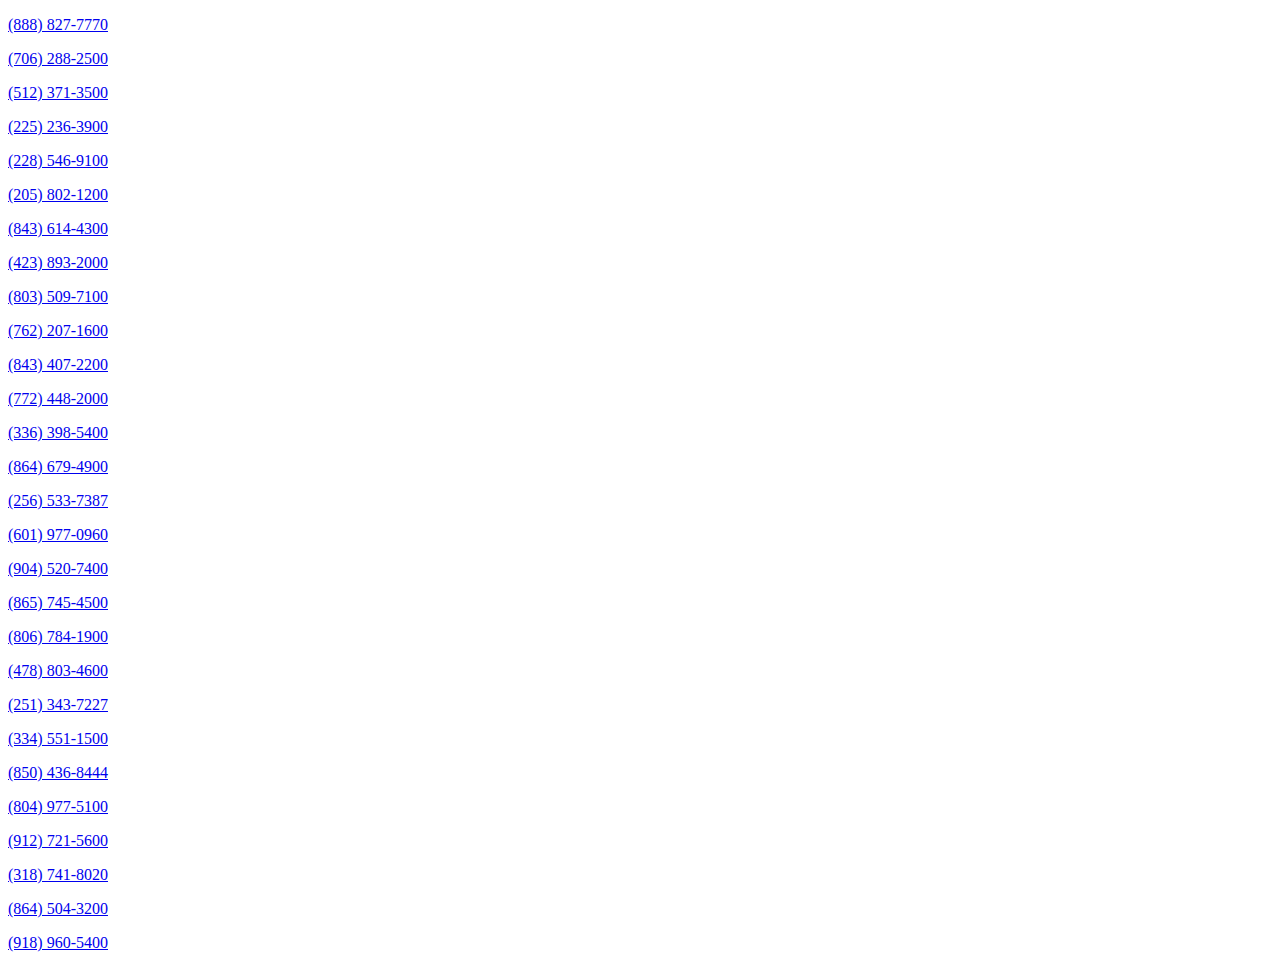
<file: p/vc-lp/campusphones.html>
<!DOCTYPE html>
<html>

<head>
    <meta charset="utf-8">
    <meta http-equiv="X-UA-Compatible" content="IE=edge">
    <title>Campuses</title>
    <meta name="description" content="">
    <meta name="viewport" content="width=device-width, initial-scale=1">
    <meta name="robots" content="noindex, nofollow">
    <meta name="googlebot" content="noindex, nofollow, noarchive">
</head>

<body>
    <div id="online">
        <p class="color-30 f-sc-md lead">
            <a href="tel:+18888277770"><i class="fa fa-phone" aria-hidden="true"></i> (888) 827-7770</a>
        </p>
    </div>
    <div id="augusta">
        <p class="color-30 f-sc-md lead">
            <a href="tel:+17062882500"><i class="fa fa-phone" aria-hidden="true"></i> (706) 288-2500</a>
        </p>
    </div>
    <div id="austin">
        <p class="color-30 f-sc-md lead">
            <a href="tel:+15123713500"><i class="fa fa-phone" aria-hidden="true"></i> (512) 371-3500</a>
        </p>
    </div>
    <div id="batonrouge">
        <p class="color-30 f-sc-md lead">
            <a href="tel:+12252363900"><i class="fa fa-phone" aria-hidden="true"></i> (225) 236-3900</a>
        </p>
    </div>
    <div id="biloxi">
        <p class="color-30 f-sc-md lead">
            <a href="tel:+12285469100"><i class="fa fa-phone" aria-hidden="true"></i> (228) 546-9100</a>
        </p>
    </div>
    <div id="birmingham">
        <p class="color-30 f-sc-md lead">
            <a href="tel:+12058201200"><i class="fa fa-phone" aria-hidden="true"></i> (205) 802-1200</a>
        </p>
    </div>
    <div id="charleston">
        <p class="color-30 f-sc-md lead">
            <a href="tel:+18436144300"><i class="fa fa-phone" aria-hidden="true"></i> (843) 614-4300</a>
        </p>
    </div>
    <div id="chattanooga">
        <p class="color-30 f-sc-md lead">
            <a href="tel:+14238932000"><i class="fa fa-phone" aria-hidden="true"></i> (423) 893-2000</a>
        </p>
    </div>
    <div id="columbia">
        <p class="color-30 f-sc-md lead">
            <a href="tel:+18035097100"><i class="fa fa-phone" aria-hidden="true"></i> (803) 509-7100</a>
        </p>
    </div>
    <div id="columbus">
        <p class="color-30 f-sc-md lead">
            <a href="tel:+17622071600"><i class="fa fa-phone" aria-hidden="true"></i> (762) 207-1600</a>
        </p>
    </div>
    <div id="florence">
        <p class="color-30 f-sc-md lead">
            <a href="tel:+18434072200"><i class="fa fa-phone" aria-hidden="true"></i> (843) 407-2200</a>
        </p>
    </div>
    <div id="fortpierce">
        <p class="color-30 f-sc-md lead">
            <a href="tel:+17724482000"><i class="fa fa-phone" aria-hidden="true"></i> (772) 448-2000</a>
        </p>
    </div>
    <div id="greensboro">
        <p class="color-30 f-sc-md lead">
            <a href="tel:+13363985400"><i class="fa fa-phone" aria-hidden="true"></i> (336) 398-5400</a>
        </p>
    </div>
    <div id="greenville">
        <p class="color-30 f-sc-md lead">
            <a href="tel:+18646794900"><i class="fa fa-phone" aria-hidden="true"></i> (864) 679-4900</a>
        </p>
    </div>
    <div id="huntsville">
        <p class="color-30 f-sc-md lead">
            <a href="tel:+12565337387"><i class="fa fa-phone" aria-hidden="true"></i> (256) 533-7387</a>
        </p>
    </div>
    <div id="jackson">
        <p class="color-30 f-sc-md lead">
            <a href="tel:+16019770960"><i class="fa fa-phone" aria-hidden="true"></i> (601) 977-0960</a>
        </p>
    </div>
    <div id="jacksonville">
        <p class="color-30 f-sc-md lead">
            <a href="tel:+19045207400"><i class="fa fa-phone" aria-hidden="true"></i> (904) 520-7400</a>
        </p>
    </div>
    <div id="knoxville">
        <p class="color-30 f-sc-md lead">
            <a href="tel:+18657454500"><i class="fa fa-phone" aria-hidden="true"></i> (865) 745-4500</a>
        </p>
    </div>
    <div id="lubbock">
        <p class="color-30 f-sc-md lead">
            <a href="tel:+18067841900"><i class="fa fa-phone" aria-hidden="true"></i> (806) 784-1900</a>
        </p>
    </div>
    <div id="macon">
        <p class="color-30 f-sc-md lead">
            <a href="tel:+14788034600"><i class="fa fa-phone" aria-hidden="true"></i> (478) 803-4600</a>
        </p>
    </div>
    <div id="mobile">
        <p class="color-30 f-sc-md lead">
            <a href="tel:+12513437227"><i class="fa fa-phone" aria-hidden="true"></i> (251) 343-7227</a>
        </p>
    </div>
    <div id="montgomery">
        <p class="color-30 f-sc-md lead">
            <a href="tel:+13345511500"><i class="fa fa-phone" aria-hidden="true"></i> (334) 551-1500</a>
        </p>
    </div>
    <div id="pensacola">
        <p class="color-30 f-sc-md lead">
            <a href="tel:+18504368444"><i class="fa fa-phone" aria-hidden="true"></i> (850) 436-8444</a>
        </p>
    </div>
    <div id="richmond">
        <p class="color-30 f-sc-md lead">
            <a href="tel:+18049775100"><i class="fa fa-phone" aria-hidden="true"></i> (804) 977-5100</a>
        </p>
    </div>
    <div id="savannah">
        <p class="color-30 f-sc-md lead">
            <a href="tel:+19127215600"><i class="fa fa-phone" aria-hidden="true"></i> (912) 721-5600</a>
        </p>
    </div>
    <div id="shreveport">
        <p class="color-30 f-sc-md lead">
            <a href="tel:+13187418020"><i class="fa fa-phone" aria-hidden="true"></i> (318) 741-8020</a>
        </p>
    </div>
    <div id="spartanburg">
        <p class="color-30 f-sc-md lead">
            <a href="tel:+18645043200"><i class="fa fa-phone" aria-hidden="true"></i> (864) 504-3200</a>
        </p>
    </div>
    <div id="tulsa">
        <p class="color-30 f-sc-md lead">
            <a href="tel:+19189605400"><i class="fa fa-phone" aria-hidden="true"></i> (918) 960-5400</a>
        </p>
    </div>
</body>

</html>
</file>
<file: p/bc-lp/css/realize-base.css>
﻿@font-face{font-family:"Poppins";font-style:normal;font-weight:bold;src:url("../fonts/poppins/poppins-semibold-webfont.eot?") format("eot"),url("../fonts/poppins/poppins-semibold-webfont.woff2") format("woff2"),url("../fonts/poppins/poppins-semibold-webfont.woff") format("woff"),url("../fonts/poppins/poppins-semibold-webfont.ttf") format("truetype"),url("../fonts/poppins/poppins-semibold-webfont.svg#Poppins") format("svg")}@font-face{font-family:"Poppins";font-style:normal;font-weight:normal;src:url("../fonts/poppins/poppins-light-webfont.eot?") format("eot"),url("../fonts/poppins/poppins-light-webfont.woff2") format("woff2"),url("../fonts/poppins/poppins-light-webfont.woff") format("woff"),url("../fonts/poppins/poppins-light-webfont.ttf") format("truetype"),url("../fonts/poppins/poppins-light-webfont.svg#Poppins") format("svg")}.color-00{color:#fff}.color-10{color:#f2f4f4}.color-17{color:#cfcbc8}.color-20{color:#0076ac}.color-30{color:#00638e}.color-48{color:#4b4f54}.color-nav-cta{color:#c94545}/*!
 * Bootstrap v3.3.7 (http://getbootstrap.com)
 * Copyright 2011-2016 Twitter, Inc.
 * Licensed under MIT (https://github.com/twbs/bootstrap/blob/master/LICENSE)
 *//*! normalize.css v3.0.3 | MIT License | github.com/necolas/normalize.css */html{font-family:sans-serif;-ms-text-size-adjust:100%;-webkit-text-size-adjust:100%}body{margin:0}article,aside,details,figcaption,figure,footer,header,hgroup,main,menu,nav,section,summary{display:block}audio,canvas,progress,video{display:inline-block;vertical-align:baseline}audio:not([controls]){display:none;height:0}[hidden],template{display:none}a{background-color:transparent}abbr[title]{border-bottom:1px dotted}b,strong{font-weight:bold}dfn{font-style:italic}h1{font-size:2em;margin:0.67em 0}mark{background:#ff0;color:#000}small{font-size:80%}sub,sup{font-size:75%;line-height:0;position:relative;vertical-align:baseline}sup{top:-0.5em}sub{bottom:-0.25em}img{border:0}svg:not(:root){overflow:hidden}figure{margin:1em 40px}hr{box-sizing:content-box;height:0}pre{overflow:auto}code,kbd,pre,samp{font-family:monospace, monospace;font-size:1em}button,input,optgroup,select,textarea{color:inherit;font:inherit;margin:0}button{overflow:visible}button,select{text-transform:none}button,html input[type="button"],input[type="reset"],input[type="submit"]{-webkit-appearance:button;cursor:pointer}button[disabled],html input[disabled]{cursor:default}button::-moz-focus-inner,input::-moz-focus-inner{border:0;padding:0}input{line-height:normal}input[type="checkbox"],input[type="radio"]{box-sizing:border-box;padding:0}input[type="number"]::-webkit-inner-spin-button,input[type="number"]::-webkit-outer-spin-button{height:auto}input[type="search"]{-webkit-appearance:textfield;box-sizing:content-box}input[type="search"]::-webkit-search-cancel-button,input[type="search"]::-webkit-search-decoration{-webkit-appearance:none}fieldset{border:1px solid #c0c0c0;margin:0 2px;padding:0.35em 0.625em 0.75em}legend{border:0;padding:0}textarea{overflow:auto}optgroup{font-weight:bold}table{border-collapse:collapse;border-spacing:0}td,th{padding:0}/*! Source: https://github.com/h5bp/html5-boilerplate/blob/master/src/css/main.css */@media print{*,*:before,*:after{background:transparent !important;color:#000 !important;box-shadow:none !important;text-shadow:none !important}a,a:visited{text-decoration:underline}a[href]:after{content:" (" attr(href) ")"}abbr[title]:after{content:" (" attr(title) ")"}a[href^="#"]:after,a[href^="javascript:"]:after{content:""}pre,blockquote{border:1px solid #999;page-break-inside:avoid}thead{display:table-header-group}tr,img{page-break-inside:avoid}img{max-width:100% !important}p,h2,h3{orphans:3;widows:3}h2,h3{page-break-after:avoid}.navbar{display:none}.btn>.caret,.dropup>.btn>.caret{border-top-color:#000 !important}.label{border:1px solid #000}.table{border-collapse:collapse !important}.table td,.table th{background-color:#fff !important}.table-bordered th,.table-bordered td{border:1px solid #ddd !important}}*{-webkit-box-sizing:border-box;-moz-box-sizing:border-box;box-sizing:border-box}*:before,*:after{-webkit-box-sizing:border-box;-moz-box-sizing:border-box;box-sizing:border-box}html{font-size:10px;-webkit-tap-highlight-color:transparent}body{font-family:"Poppins",Helvetica,Arial,sans-serif;font-size:16px;line-height:1.42857143;color:#3f4449;background-color:#fff}input,button,select,textarea{font-family:inherit;font-size:inherit;line-height:inherit}a{color:#00638e;text-decoration:none}a:hover,a:focus{color:#0fb6ff;text-decoration:underline}a:focus{outline:5px auto -webkit-focus-ring-color;outline-offset:-2px}figure{margin:0}img{vertical-align:middle}.img-responsive{display:block;max-width:100%;height:auto}.img-rounded{border-radius:6px}.img-thumbnail{padding:0px;line-height:1.42857143;background-color:#fff;border:1px solid #ddd;border-radius:0;-webkit-transition:all 0.2s ease-in-out;-o-transition:all 0.2s ease-in-out;transition:all 0.2s ease-in-out;display:inline-block;max-width:100%;height:auto}.img-circle{border-radius:50%}hr{margin-top:22px;margin-bottom:22px;border:0;border-top:1px solid #dcdee1}.sr-only{position:absolute;width:1px;height:1px;margin:-1px;padding:0;overflow:hidden;clip:rect(0, 0, 0, 0);border:0}.sr-only-focusable:active,.sr-only-focusable:focus{position:static;width:auto;height:auto;margin:0;overflow:visible;clip:auto}[role="button"]{cursor:pointer}h1,h2,h3,h4,h5,h6,.h1,.h2,.h3,.h4,.h5,.h6{font-family:inherit;font-weight:500;line-height:1.2;color:inherit}h1 small,h1 .small,h2 small,h2 .small,h3 small,h3 .small,h4 small,h4 .small,h5 small,h5 .small,h6 small,h6 .small,.h1 small,.h1 .small,.h2 small,.h2 .small,.h3 small,.h3 .small,.h4 small,.h4 .small,.h5 small,.h5 .small,.h6 small,.h6 .small{font-weight:normal;line-height:1;color:#b6bbc0}h1,.h1,h2,.h2,h3,.h3{margin-top:22px;margin-bottom:11px}h1 small,h1 .small,.h1 small,.h1 .small,h2 small,h2 .small,.h2 small,.h2 .small,h3 small,h3 .small,.h3 small,.h3 .small{font-size:65%}h4,.h4,h5,.h5,h6,.h6{margin-top:11px;margin-bottom:11px}h4 small,h4 .small,.h4 small,.h4 .small,h5 small,h5 .small,.h5 small,.h5 .small,h6 small,h6 .small,.h6 small,.h6 .small{font-size:75%}h1,.h1{font-size:32px}h2,.h2{font-size:30px}h3,.h3{font-size:24px}h4,.h4{font-size:20px}h5,.h5{font-size:16px}h6,.h6{font-size:14px}p{margin:0 0 11px}.lead{margin-bottom:22px;font-size:18px;font-weight:300;line-height:1.4}@media (min-width: 768px){.lead{font-size:24px}}small,.small{font-size:87%}mark,.mark{background-color:#fcf8e3;padding:.2em}.text-left{text-align:left}.text-right{text-align:right}.text-center{text-align:center}.text-justify{text-align:justify}.text-nowrap{white-space:nowrap}.text-lowercase{text-transform:lowercase}.text-uppercase,.initialism{text-transform:uppercase}.text-capitalize{text-transform:capitalize}.text-muted{color:#b6bbc0}.text-primary{color:#0076ac}a.text-primary:hover,a.text-primary:focus{color:#005379}.text-success{color:#3c763d}a.text-success:hover,a.text-success:focus{color:#2b542c}.text-info{color:#31708f}a.text-info:hover,a.text-info:focus{color:#245269}.text-warning{color:#8a6d3b}a.text-warning:hover,a.text-warning:focus{color:#66512c}.text-danger{color:#a94442}a.text-danger:hover,a.text-danger:focus{color:#843534}.bg-primary{color:#fff}.bg-primary{background-color:#0076ac}a.bg-primary:hover,a.bg-primary:focus{background-color:#005379}.bg-success{background-color:#dff0d8}a.bg-success:hover,a.bg-success:focus{background-color:#c1e2b3}.bg-info{background-color:#d9edf7}a.bg-info:hover,a.bg-info:focus{background-color:#afd9ee}.bg-warning{background-color:#fcf8e3}a.bg-warning:hover,a.bg-warning:focus{background-color:#f7ecb5}.bg-danger{background-color:#f2dede}a.bg-danger:hover,a.bg-danger:focus{background-color:#e4b9b9}.page-header{padding-bottom:10px;margin:44px 0 22px;border-bottom:1px solid #dcdee1}ul,ol{margin-top:0;margin-bottom:11px}ul ul,ul ol,ol ul,ol ol{margin-bottom:0}.list-unstyled{padding-left:0;list-style:none}.list-inline{padding-left:0;list-style:none;margin-left:-5px}.list-inline>li{display:inline-block;padding-left:5px;padding-right:5px}dl{margin-top:0;margin-bottom:22px}dt,dd{line-height:1.42857143}dt{font-weight:bold}dd{margin-left:0}.dl-horizontal dd:before,.dl-horizontal dd:after{content:" ";display:table}.dl-horizontal dd:after{clear:both}@media (min-width: 768px){.dl-horizontal dt{float:left;width:160px;clear:left;text-align:right;overflow:hidden;text-overflow:ellipsis;white-space:nowrap}.dl-horizontal dd{margin-left:180px}}abbr[title],abbr[data-original-title]{cursor:help;border-bottom:1px dotted #b6bbc0}.initialism{font-size:90%}blockquote{padding:11px 22px;margin:0 0 22px;font-size:20px;border-left:5px solid #dcdee1}blockquote p:last-child,blockquote ul:last-child,blockquote ol:last-child{margin-bottom:0}blockquote footer,blockquote small,blockquote .small{display:block;font-size:80%;line-height:1.42857143;color:#b6bbc0}blockquote footer:before,blockquote small:before,blockquote .small:before{content:'\2014 \00A0'}.blockquote-reverse,blockquote.pull-right{padding-right:15px;padding-left:0;border-right:5px solid #dcdee1;border-left:0;text-align:right}.blockquote-reverse footer:before,.blockquote-reverse small:before,.blockquote-reverse .small:before,blockquote.pull-right footer:before,blockquote.pull-right small:before,blockquote.pull-right .small:before{content:''}.blockquote-reverse footer:after,.blockquote-reverse small:after,.blockquote-reverse .small:after,blockquote.pull-right footer:after,blockquote.pull-right small:after,blockquote.pull-right .small:after{content:'\00A0 \2014'}address{margin-bottom:22px;font-style:normal;line-height:1.42857143}code,kbd,pre,samp{font-family:Menlo,Monaco,Consolas,"Courier New",monospace}code{padding:2px 4px;font-size:90%;color:#c7254e;background-color:#f9f2f4;border-radius:4px}kbd{padding:2px 4px;font-size:90%;color:#fff;background-color:#333;border-radius:3px;box-shadow:inset 0 -1px 0 rgba(0,0,0,0.25)}kbd kbd{padding:0;font-size:100%;font-weight:bold;box-shadow:none}pre{display:block;padding:10.5px;margin:0 0 11px;font-size:15px;line-height:1.42857143;word-break:break-all;word-wrap:break-word;color:#6e7780;background-color:#f5f5f5;border:1px solid #ccc;border-radius:4px}pre code{padding:0;font-size:inherit;color:inherit;white-space:pre-wrap;background-color:transparent;border-radius:0}.pre-scrollable{max-height:340px;overflow-y:scroll}.container{margin-right:auto;margin-left:auto;padding-left:15px;padding-right:15px}.container:before,.container:after{content:" ";display:table}.container:after{clear:both}@media (min-width: 768px){.container{width:750px}}@media (min-width: 992px){.container{width:970px}}@media (min-width: 1200px){.container{width:1170px}}.container-fluid{margin-right:auto;margin-left:auto;padding-left:15px;padding-right:15px}.container-fluid:before,.container-fluid:after{content:" ";display:table}.container-fluid:after{clear:both}.row{margin-left:-15px;margin-right:-15px}.row:before,.row:after{content:" ";display:table}.row:after{clear:both}.col-xs-1,.col-sm-1,.col-md-1,.col-lg-1,.col-xs-2,.col-sm-2,.col-md-2,.col-lg-2,.col-xs-3,.col-sm-3,.col-md-3,.col-lg-3,.col-xs-4,.col-sm-4,.col-md-4,.col-lg-4,.col-xs-5,.col-sm-5,.col-md-5,.col-lg-5,.col-xs-6,.col-sm-6,.col-md-6,.col-lg-6,.col-xs-7,.col-sm-7,.col-md-7,.col-lg-7,.col-xs-8,.col-sm-8,.col-md-8,.col-lg-8,.col-xs-9,.col-sm-9,.col-md-9,.col-lg-9,.col-xs-10,.col-sm-10,.col-md-10,.col-lg-10,.col-xs-11,.col-sm-11,.col-md-11,.col-lg-11,.col-xs-12,.col-sm-12,.col-md-12,.col-lg-12{position:relative;min-height:1px;padding-left:15px;padding-right:15px}.col-xs-1,.col-xs-2,.col-xs-3,.col-xs-4,.col-xs-5,.col-xs-6,.col-xs-7,.col-xs-8,.col-xs-9,.col-xs-10,.col-xs-11,.col-xs-12{float:left}.col-xs-1{width:8.33333333%}.col-xs-2{width:16.66666667%}.col-xs-3{width:25%}.col-xs-4{width:33.33333333%}.col-xs-5{width:41.66666667%}.col-xs-6{width:50%}.col-xs-7{width:58.33333333%}.col-xs-8{width:66.66666667%}.col-xs-9{width:75%}.col-xs-10{width:83.33333333%}.col-xs-11{width:91.66666667%}.col-xs-12{width:100%}.col-xs-pull-0{right:auto}.col-xs-pull-1{right:8.33333333%}.col-xs-pull-2{right:16.66666667%}.col-xs-pull-3{right:25%}.col-xs-pull-4{right:33.33333333%}.col-xs-pull-5{right:41.66666667%}.col-xs-pull-6{right:50%}.col-xs-pull-7{right:58.33333333%}.col-xs-pull-8{right:66.66666667%}.col-xs-pull-9{right:75%}.col-xs-pull-10{right:83.33333333%}.col-xs-pull-11{right:91.66666667%}.col-xs-pull-12{right:100%}.col-xs-push-0{left:auto}.col-xs-push-1{left:8.33333333%}.col-xs-push-2{left:16.66666667%}.col-xs-push-3{left:25%}.col-xs-push-4{left:33.33333333%}.col-xs-push-5{left:41.66666667%}.col-xs-push-6{left:50%}.col-xs-push-7{left:58.33333333%}.col-xs-push-8{left:66.66666667%}.col-xs-push-9{left:75%}.col-xs-push-10{left:83.33333333%}.col-xs-push-11{left:91.66666667%}.col-xs-push-12{left:100%}.col-xs-offset-0{margin-left:0%}.col-xs-offset-1{margin-left:8.33333333%}.col-xs-offset-2{margin-left:16.66666667%}.col-xs-offset-3{margin-left:25%}.col-xs-offset-4{margin-left:33.33333333%}.col-xs-offset-5{margin-left:41.66666667%}.col-xs-offset-6{margin-left:50%}.col-xs-offset-7{margin-left:58.33333333%}.col-xs-offset-8{margin-left:66.66666667%}.col-xs-offset-9{margin-left:75%}.col-xs-offset-10{margin-left:83.33333333%}.col-xs-offset-11{margin-left:91.66666667%}.col-xs-offset-12{margin-left:100%}@media (min-width: 768px){.col-sm-1,.col-sm-2,.col-sm-3,.col-sm-4,.col-sm-5,.col-sm-6,.col-sm-7,.col-sm-8,.col-sm-9,.col-sm-10,.col-sm-11,.col-sm-12{float:left}.col-sm-1{width:8.33333333%}.col-sm-2{width:16.66666667%}.col-sm-3{width:25%}.col-sm-4{width:33.33333333%}.col-sm-5{width:41.66666667%}.col-sm-6{width:50%}.col-sm-7{width:58.33333333%}.col-sm-8{width:66.66666667%}.col-sm-9{width:75%}.col-sm-10{width:83.33333333%}.col-sm-11{width:91.66666667%}.col-sm-12{width:100%}.col-sm-pull-0{right:auto}.col-sm-pull-1{right:8.33333333%}.col-sm-pull-2{right:16.66666667%}.col-sm-pull-3{right:25%}.col-sm-pull-4{right:33.33333333%}.col-sm-pull-5{right:41.66666667%}.col-sm-pull-6{right:50%}.col-sm-pull-7{right:58.33333333%}.col-sm-pull-8{right:66.66666667%}.col-sm-pull-9{right:75%}.col-sm-pull-10{right:83.33333333%}.col-sm-pull-11{right:91.66666667%}.col-sm-pull-12{right:100%}.col-sm-push-0{left:auto}.col-sm-push-1{left:8.33333333%}.col-sm-push-2{left:16.66666667%}.col-sm-push-3{left:25%}.col-sm-push-4{left:33.33333333%}.col-sm-push-5{left:41.66666667%}.col-sm-push-6{left:50%}.col-sm-push-7{left:58.33333333%}.col-sm-push-8{left:66.66666667%}.col-sm-push-9{left:75%}.col-sm-push-10{left:83.33333333%}.col-sm-push-11{left:91.66666667%}.col-sm-push-12{left:100%}.col-sm-offset-0{margin-left:0%}.col-sm-offset-1{margin-left:8.33333333%}.col-sm-offset-2{margin-left:16.66666667%}.col-sm-offset-3{margin-left:25%}.col-sm-offset-4{margin-left:33.33333333%}.col-sm-offset-5{margin-left:41.66666667%}.col-sm-offset-6{margin-left:50%}.col-sm-offset-7{margin-left:58.33333333%}.col-sm-offset-8{margin-left:66.66666667%}.col-sm-offset-9{margin-left:75%}.col-sm-offset-10{margin-left:83.33333333%}.col-sm-offset-11{margin-left:91.66666667%}.col-sm-offset-12{margin-left:100%}}@media (min-width: 992px){.col-md-1,.col-md-2,.col-md-3,.col-md-4,.col-md-5,.col-md-6,.col-md-7,.col-md-8,.col-md-9,.col-md-10,.col-md-11,.col-md-12{float:left}.col-md-1{width:8.33333333%}.col-md-2{width:16.66666667%}.col-md-3{width:25%}.col-md-4{width:33.33333333%}.col-md-5{width:41.66666667%}.col-md-6{width:50%}.col-md-7{width:58.33333333%}.col-md-8{width:66.66666667%}.col-md-9{width:75%}.col-md-10{width:83.33333333%}.col-md-11{width:91.66666667%}.col-md-12{width:100%}.col-md-pull-0{right:auto}.col-md-pull-1{right:8.33333333%}.col-md-pull-2{right:16.66666667%}.col-md-pull-3{right:25%}.col-md-pull-4{right:33.33333333%}.col-md-pull-5{right:41.66666667%}.col-md-pull-6{right:50%}.col-md-pull-7{right:58.33333333%}.col-md-pull-8{right:66.66666667%}.col-md-pull-9{right:75%}.col-md-pull-10{right:83.33333333%}.col-md-pull-11{right:91.66666667%}.col-md-pull-12{right:100%}.col-md-push-0{left:auto}.col-md-push-1{left:8.33333333%}.col-md-push-2{left:16.66666667%}.col-md-push-3{left:25%}.col-md-push-4{left:33.33333333%}.col-md-push-5{left:41.66666667%}.col-md-push-6{left:50%}.col-md-push-7{left:58.33333333%}.col-md-push-8{left:66.66666667%}.col-md-push-9{left:75%}.col-md-push-10{left:83.33333333%}.col-md-push-11{left:91.66666667%}.col-md-push-12{left:100%}.col-md-offset-0{margin-left:0%}.col-md-offset-1{margin-left:8.33333333%}.col-md-offset-2{margin-left:16.66666667%}.col-md-offset-3{margin-left:25%}.col-md-offset-4{margin-left:33.33333333%}.col-md-offset-5{margin-left:41.66666667%}.col-md-offset-6{margin-left:50%}.col-md-offset-7{margin-left:58.33333333%}.col-md-offset-8{margin-left:66.66666667%}.col-md-offset-9{margin-left:75%}.col-md-offset-10{margin-left:83.33333333%}.col-md-offset-11{margin-left:91.66666667%}.col-md-offset-12{margin-left:100%}}@media (min-width: 1200px){.col-lg-1,.col-lg-2,.col-lg-3,.col-lg-4,.col-lg-5,.col-lg-6,.col-lg-7,.col-lg-8,.col-lg-9,.col-lg-10,.col-lg-11,.col-lg-12{float:left}.col-lg-1{width:8.33333333%}.col-lg-2{width:16.66666667%}.col-lg-3{width:25%}.col-lg-4{width:33.33333333%}.col-lg-5{width:41.66666667%}.col-lg-6{width:50%}.col-lg-7{width:58.33333333%}.col-lg-8{width:66.66666667%}.col-lg-9{width:75%}.col-lg-10{width:83.33333333%}.col-lg-11{width:91.66666667%}.col-lg-12{width:100%}.col-lg-pull-0{right:auto}.col-lg-pull-1{right:8.33333333%}.col-lg-pull-2{right:16.66666667%}.col-lg-pull-3{right:25%}.col-lg-pull-4{right:33.33333333%}.col-lg-pull-5{right:41.66666667%}.col-lg-pull-6{right:50%}.col-lg-pull-7{right:58.33333333%}.col-lg-pull-8{right:66.66666667%}.col-lg-pull-9{right:75%}.col-lg-pull-10{right:83.33333333%}.col-lg-pull-11{right:91.66666667%}.col-lg-pull-12{right:100%}.col-lg-push-0{left:auto}.col-lg-push-1{left:8.33333333%}.col-lg-push-2{left:16.66666667%}.col-lg-push-3{left:25%}.col-lg-push-4{left:33.33333333%}.col-lg-push-5{left:41.66666667%}.col-lg-push-6{left:50%}.col-lg-push-7{left:58.33333333%}.col-lg-push-8{left:66.66666667%}.col-lg-push-9{left:75%}.col-lg-push-10{left:83.33333333%}.col-lg-push-11{left:91.66666667%}.col-lg-push-12{left:100%}.col-lg-offset-0{margin-left:0%}.col-lg-offset-1{margin-left:8.33333333%}.col-lg-offset-2{margin-left:16.66666667%}.col-lg-offset-3{margin-left:25%}.col-lg-offset-4{margin-left:33.33333333%}.col-lg-offset-5{margin-left:41.66666667%}.col-lg-offset-6{margin-left:50%}.col-lg-offset-7{margin-left:58.33333333%}.col-lg-offset-8{margin-left:66.66666667%}.col-lg-offset-9{margin-left:75%}.col-lg-offset-10{margin-left:83.33333333%}.col-lg-offset-11{margin-left:91.66666667%}.col-lg-offset-12{margin-left:100%}}table{background-color:transparent}caption{padding-top:8px;padding-bottom:8px;color:#b6bbc0;text-align:left}th{text-align:left}.table{width:100%;max-width:100%;margin-bottom:22px}.table>thead>tr>th,.table>thead>tr>td,.table>tbody>tr>th,.table>tbody>tr>td,.table>tfoot>tr>th,.table>tfoot>tr>td{padding:8px;line-height:1.42857143;vertical-align:top;border-top:1px solid #ddd}.table>thead>tr>th{vertical-align:bottom;border-bottom:2px solid #ddd}.table>caption+thead>tr:first-child>th,.table>caption+thead>tr:first-child>td,.table>colgroup+thead>tr:first-child>th,.table>colgroup+thead>tr:first-child>td,.table>thead:first-child>tr:first-child>th,.table>thead:first-child>tr:first-child>td{border-top:0}.table>tbody+tbody{border-top:2px solid #ddd}.table .table{background-color:#fff}.table-condensed>thead>tr>th,.table-condensed>thead>tr>td,.table-condensed>tbody>tr>th,.table-condensed>tbody>tr>td,.table-condensed>tfoot>tr>th,.table-condensed>tfoot>tr>td{padding:5px}.table-bordered{border:1px solid #ddd}.table-bordered>thead>tr>th,.table-bordered>thead>tr>td,.table-bordered>tbody>tr>th,.table-bordered>tbody>tr>td,.table-bordered>tfoot>tr>th,.table-bordered>tfoot>tr>td{border:1px solid #ddd}.table-bordered>thead>tr>th,.table-bordered>thead>tr>td{border-bottom-width:2px}.table-striped>tbody>tr:nth-of-type(odd){background-color:#f9f9f9}.table-hover>tbody>tr:hover{background-color:#f5f5f5}table col[class*="col-"]{position:static;float:none;display:table-column}table td[class*="col-"],table th[class*="col-"]{position:static;float:none;display:table-cell}.table>thead>tr>td.active,.table>thead>tr>th.active,.table>thead>tr.active>td,.table>thead>tr.active>th,.table>tbody>tr>td.active,.table>tbody>tr>th.active,.table>tbody>tr.active>td,.table>tbody>tr.active>th,.table>tfoot>tr>td.active,.table>tfoot>tr>th.active,.table>tfoot>tr.active>td,.table>tfoot>tr.active>th{background-color:#f5f5f5}.table-hover>tbody>tr>td.active:hover,.table-hover>tbody>tr>th.active:hover,.table-hover>tbody>tr.active:hover>td,.table-hover>tbody>tr:hover>.active,.table-hover>tbody>tr.active:hover>th{background-color:#e8e8e8}.table>thead>tr>td.success,.table>thead>tr>th.success,.table>thead>tr.success>td,.table>thead>tr.success>th,.table>tbody>tr>td.success,.table>tbody>tr>th.success,.table>tbody>tr.success>td,.table>tbody>tr.success>th,.table>tfoot>tr>td.success,.table>tfoot>tr>th.success,.table>tfoot>tr.success>td,.table>tfoot>tr.success>th{background-color:#dff0d8}.table-hover>tbody>tr>td.success:hover,.table-hover>tbody>tr>th.success:hover,.table-hover>tbody>tr.success:hover>td,.table-hover>tbody>tr:hover>.success,.table-hover>tbody>tr.success:hover>th{background-color:#d0e9c6}.table>thead>tr>td.info,.table>thead>tr>th.info,.table>thead>tr.info>td,.table>thead>tr.info>th,.table>tbody>tr>td.info,.table>tbody>tr>th.info,.table>tbody>tr.info>td,.table>tbody>tr.info>th,.table>tfoot>tr>td.info,.table>tfoot>tr>th.info,.table>tfoot>tr.info>td,.table>tfoot>tr.info>th{background-color:#d9edf7}.table-hover>tbody>tr>td.info:hover,.table-hover>tbody>tr>th.info:hover,.table-hover>tbody>tr.info:hover>td,.table-hover>tbody>tr:hover>.info,.table-hover>tbody>tr.info:hover>th{background-color:#c4e3f3}.table>thead>tr>td.warning,.table>thead>tr>th.warning,.table>thead>tr.warning>td,.table>thead>tr.warning>th,.table>tbody>tr>td.warning,.table>tbody>tr>th.warning,.table>tbody>tr.warning>td,.table>tbody>tr.warning>th,.table>tfoot>tr>td.warning,.table>tfoot>tr>th.warning,.table>tfoot>tr.warning>td,.table>tfoot>tr.warning>th{background-color:#fcf8e3}.table-hover>tbody>tr>td.warning:hover,.table-hover>tbody>tr>th.warning:hover,.table-hover>tbody>tr.warning:hover>td,.table-hover>tbody>tr:hover>.warning,.table-hover>tbody>tr.warning:hover>th{background-color:#faf2cc}.table>thead>tr>td.danger,.table>thead>tr>th.danger,.table>thead>tr.danger>td,.table>thead>tr.danger>th,.table>tbody>tr>td.danger,.table>tbody>tr>th.danger,.table>tbody>tr.danger>td,.table>tbody>tr.danger>th,.table>tfoot>tr>td.danger,.table>tfoot>tr>th.danger,.table>tfoot>tr.danger>td,.table>tfoot>tr.danger>th{background-color:#f2dede}.table-hover>tbody>tr>td.danger:hover,.table-hover>tbody>tr>th.danger:hover,.table-hover>tbody>tr.danger:hover>td,.table-hover>tbody>tr:hover>.danger,.table-hover>tbody>tr.danger:hover>th{background-color:#ebcccc}.table-responsive{overflow-x:auto;min-height:0.01%}@media screen and (max-width: 767px){.table-responsive{width:100%;margin-bottom:16.5px;overflow-y:hidden;-ms-overflow-style:-ms-autohiding-scrollbar;border:1px solid #ddd}.table-responsive>.table{margin-bottom:0}.table-responsive>.table>thead>tr>th,.table-responsive>.table>thead>tr>td,.table-responsive>.table>tbody>tr>th,.table-responsive>.table>tbody>tr>td,.table-responsive>.table>tfoot>tr>th,.table-responsive>.table>tfoot>tr>td{white-space:nowrap}.table-responsive>.table-bordered{border:0}.table-responsive>.table-bordered>thead>tr>th:first-child,.table-responsive>.table-bordered>thead>tr>td:first-child,.table-responsive>.table-bordered>tbody>tr>th:first-child,.table-responsive>.table-bordered>tbody>tr>td:first-child,.table-responsive>.table-bordered>tfoot>tr>th:first-child,.table-responsive>.table-bordered>tfoot>tr>td:first-child{border-left:0}.table-responsive>.table-bordered>thead>tr>th:last-child,.table-responsive>.table-bordered>thead>tr>td:last-child,.table-responsive>.table-bordered>tbody>tr>th:last-child,.table-responsive>.table-bordered>tbody>tr>td:last-child,.table-responsive>.table-bordered>tfoot>tr>th:last-child,.table-responsive>.table-bordered>tfoot>tr>td:last-child{border-right:0}.table-responsive>.table-bordered>tbody>tr:last-child>th,.table-responsive>.table-bordered>tbody>tr:last-child>td,.table-responsive>.table-bordered>tfoot>tr:last-child>th,.table-responsive>.table-bordered>tfoot>tr:last-child>td{border-bottom:0}}fieldset{padding:0;margin:0;border:0;min-width:0}legend{display:block;width:100%;padding:0;margin-bottom:22px;font-size:24px;line-height:inherit;color:#6e7780;border:0;border-bottom:1px solid #e5e5e5}label{display:inline-block;max-width:100%;margin-bottom:5px;font-weight:bold}input[type="search"]{-webkit-box-sizing:border-box;-moz-box-sizing:border-box;box-sizing:border-box}input[type="radio"],input[type="checkbox"]{margin:4px 0 0;margin-top:1px \9;line-height:normal}input[type="file"]{display:block}input[type="range"]{display:block;width:100%}select[multiple],select[size]{height:auto}input[type="file"]:focus,input[type="radio"]:focus,input[type="checkbox"]:focus{outline:5px auto -webkit-focus-ring-color;outline-offset:-2px}output{display:block;padding-top:7px;font-size:16px;line-height:1.42857143;color:#4b4f54}.form-control{display:block;width:100%;height:36px;padding:6px 12px;font-size:16px;line-height:1.42857143;color:#4b4f54;background-color:#f2f4f4;background-image:none;border:1px solid #ccc;border-radius:4px;-webkit-box-shadow:inset 0 1px 1px rgba(0,0,0,0.075);box-shadow:inset 0 1px 1px rgba(0,0,0,0.075);-webkit-transition:border-color ease-in-out 0.15s,box-shadow ease-in-out 0.15s;-o-transition:border-color ease-in-out 0.15s,box-shadow ease-in-out 0.15s;transition:border-color ease-in-out 0.15s,box-shadow ease-in-out 0.15s}.form-control::-moz-placeholder{color:#999;opacity:1}.form-control:-ms-input-placeholder{color:#999}.form-control::-webkit-input-placeholder{color:#999}.form-control::-ms-expand{border:0;background-color:transparent}.form-control[disabled],.form-control[readonly],fieldset[disabled] .form-control{background-color:#dcdee1;opacity:1}.form-control[disabled],fieldset[disabled] .form-control{cursor:not-allowed}textarea.form-control{height:auto}input[type="search"]{-webkit-appearance:none}@media screen and (-webkit-min-device-pixel-ratio: 0){input[type="date"].form-control,input[type="time"].form-control,input[type="datetime-local"].form-control,input[type="month"].form-control{line-height:36px}input[type="date"].input-sm,.input-group-sm>input[type="date"].form-control,.input-group-sm>input[type="date"].input-group-addon,.input-group-sm>.input-group-btn>input[type="date"].btn,.input-group-sm input[type="date"],input[type="time"].input-sm,.input-group-sm>input[type="time"].form-control,.input-group-sm>input[type="time"].input-group-addon,.input-group-sm>.input-group-btn>input[type="time"].btn,.input-group-sm input[type="time"],input[type="datetime-local"].input-sm,.input-group-sm>input[type="datetime-local"].form-control,.input-group-sm>input[type="datetime-local"].input-group-addon,.input-group-sm>.input-group-btn>input[type="datetime-local"].btn,.input-group-sm input[type="datetime-local"],input[type="month"].input-sm,.input-group-sm>input[type="month"].form-control,.input-group-sm>input[type="month"].input-group-addon,.input-group-sm>.input-group-btn>input[type="month"].btn,.input-group-sm input[type="month"]{line-height:33px}input[type="date"].input-lg,.input-group-lg>input[type="date"].form-control,.input-group-lg>input[type="date"].input-group-addon,.input-group-lg>.input-group-btn>input[type="date"].btn,.input-group-lg input[type="date"],input[type="time"].input-lg,.input-group-lg>input[type="time"].form-control,.input-group-lg>input[type="time"].input-group-addon,.input-group-lg>.input-group-btn>input[type="time"].btn,.input-group-lg input[type="time"],input[type="datetime-local"].input-lg,.input-group-lg>input[type="datetime-local"].form-control,.input-group-lg>input[type="datetime-local"].input-group-addon,.input-group-lg>.input-group-btn>input[type="datetime-local"].btn,.input-group-lg input[type="datetime-local"],input[type="month"].input-lg,.input-group-lg>input[type="month"].form-control,.input-group-lg>input[type="month"].input-group-addon,.input-group-lg>.input-group-btn>input[type="month"].btn,.input-group-lg input[type="month"]{line-height:49px}}.form-group{margin-bottom:15px}.radio,.checkbox{position:relative;display:block;margin-top:10px;margin-bottom:10px}.radio label,.checkbox label{min-height:22px;padding-left:20px;margin-bottom:0;font-weight:normal;cursor:pointer}.radio input[type="radio"],.radio-inline input[type="radio"],.checkbox input[type="checkbox"],.checkbox-inline input[type="checkbox"]{position:absolute;margin-left:-20px;margin-top:4px \9}.radio+.radio,.checkbox+.checkbox{margin-top:-5px}.radio-inline,.checkbox-inline{position:relative;display:inline-block;padding-left:20px;margin-bottom:0;vertical-align:middle;font-weight:normal;cursor:pointer}.radio-inline+.radio-inline,.checkbox-inline+.checkbox-inline{margin-top:0;margin-left:10px}input[type="radio"][disabled],input[type="radio"].disabled,fieldset[disabled] input[type="radio"],input[type="checkbox"][disabled],input[type="checkbox"].disabled,fieldset[disabled] input[type="checkbox"]{cursor:not-allowed}.radio-inline.disabled,fieldset[disabled] .radio-inline,.checkbox-inline.disabled,fieldset[disabled] .checkbox-inline{cursor:not-allowed}.radio.disabled label,fieldset[disabled] .radio label,.checkbox.disabled label,fieldset[disabled] .checkbox label{cursor:not-allowed}.form-control-static{padding-top:7px;padding-bottom:7px;margin-bottom:0;min-height:38px}.form-control-static.input-lg,.input-group-lg>.form-control-static.form-control,.input-group-lg>.form-control-static.input-group-addon,.input-group-lg>.input-group-btn>.form-control-static.btn,.form-control-static.input-sm,.input-group-sm>.form-control-static.form-control,.input-group-sm>.form-control-static.input-group-addon,.input-group-sm>.input-group-btn>.form-control-static.btn{padding-left:0;padding-right:0}.input-sm,.input-group-sm>.form-control,.input-group-sm>.input-group-addon,.input-group-sm>.input-group-btn>.btn{height:33px;padding:5px 10px;font-size:14px;line-height:1.5;border-radius:3px}select.input-sm,.input-group-sm>select.form-control,.input-group-sm>select.input-group-addon,.input-group-sm>.input-group-btn>select.btn{height:33px;line-height:33px}textarea.input-sm,.input-group-sm>textarea.form-control,.input-group-sm>textarea.input-group-addon,.input-group-sm>.input-group-btn>textarea.btn,select[multiple].input-sm,.input-group-sm>select[multiple].form-control,.input-group-sm>select[multiple].input-group-addon,.input-group-sm>.input-group-btn>select[multiple].btn{height:auto}.form-group-sm .form-control{height:33px;padding:5px 10px;font-size:14px;line-height:1.5;border-radius:3px}.form-group-sm select.form-control{height:33px;line-height:33px}.form-group-sm textarea.form-control,.form-group-sm select[multiple].form-control{height:auto}.form-group-sm .form-control-static{height:33px;min-height:36px;padding:6px 10px;font-size:14px;line-height:1.5}.input-lg,.input-group-lg>.form-control,.input-group-lg>.input-group-addon,.input-group-lg>.input-group-btn>.btn{height:49px;padding:10px 16px;font-size:20px;line-height:1.3333333;border-radius:6px}select.input-lg,.input-group-lg>select.form-control,.input-group-lg>select.input-group-addon,.input-group-lg>.input-group-btn>select.btn{height:49px;line-height:49px}textarea.input-lg,.input-group-lg>textarea.form-control,.input-group-lg>textarea.input-group-addon,.input-group-lg>.input-group-btn>textarea.btn,select[multiple].input-lg,.input-group-lg>select[multiple].form-control,.input-group-lg>select[multiple].input-group-addon,.input-group-lg>.input-group-btn>select[multiple].btn{height:auto}.form-group-lg .form-control{height:49px;padding:10px 16px;font-size:20px;line-height:1.3333333;border-radius:6px}.form-group-lg select.form-control{height:49px;line-height:49px}.form-group-lg textarea.form-control,.form-group-lg select[multiple].form-control{height:auto}.form-group-lg .form-control-static{height:49px;min-height:42px;padding:11px 16px;font-size:20px;line-height:1.3333333}.has-feedback{position:relative}.has-feedback .form-control{padding-right:45px}.form-control-feedback{position:absolute;top:0;right:0;z-index:2;display:block;width:36px;height:36px;line-height:36px;text-align:center;pointer-events:none}.input-lg+.form-control-feedback,.input-group-lg>.form-control+.form-control-feedback,.input-group-lg>.input-group-addon+.form-control-feedback,.input-group-lg>.input-group-btn>.btn+.form-control-feedback,.input-group-lg+.form-control-feedback,.form-group-lg .form-control+.form-control-feedback{width:49px;height:49px;line-height:49px}.input-sm+.form-control-feedback,.input-group-sm>.form-control+.form-control-feedback,.input-group-sm>.input-group-addon+.form-control-feedback,.input-group-sm>.input-group-btn>.btn+.form-control-feedback,.input-group-sm+.form-control-feedback,.form-group-sm .form-control+.form-control-feedback{width:33px;height:33px;line-height:33px}.has-success .help-block,.has-success .control-label,.has-success .radio,.has-success .checkbox,.has-success .radio-inline,.has-success .checkbox-inline,.has-success.radio label,.has-success.checkbox label,.has-success.radio-inline label,.has-success.checkbox-inline label{color:#3c763d}.has-success .form-control{border-color:#3c763d;-webkit-box-shadow:inset 0 1px 1px rgba(0,0,0,0.075);box-shadow:inset 0 1px 1px rgba(0,0,0,0.075)}.has-success .form-control:focus{border-color:#2b542c;-webkit-box-shadow:inset 0 1px 1px rgba(0,0,0,0.075),0 0 6px #67b168;box-shadow:inset 0 1px 1px rgba(0,0,0,0.075),0 0 6px #67b168}.has-success .input-group-addon{color:#3c763d;border-color:#3c763d;background-color:#dff0d8}.has-success .form-control-feedback{color:#3c763d}.has-warning .help-block,.has-warning .control-label,.has-warning .radio,.has-warning .checkbox,.has-warning .radio-inline,.has-warning .checkbox-inline,.has-warning.radio label,.has-warning.checkbox label,.has-warning.radio-inline label,.has-warning.checkbox-inline label{color:#8a6d3b}.has-warning .form-control{border-color:#8a6d3b;-webkit-box-shadow:inset 0 1px 1px rgba(0,0,0,0.075);box-shadow:inset 0 1px 1px rgba(0,0,0,0.075)}.has-warning .form-control:focus{border-color:#66512c;-webkit-box-shadow:inset 0 1px 1px rgba(0,0,0,0.075),0 0 6px #c0a16b;box-shadow:inset 0 1px 1px rgba(0,0,0,0.075),0 0 6px #c0a16b}.has-warning .input-group-addon{color:#8a6d3b;border-color:#8a6d3b;background-color:#fcf8e3}.has-warning .form-control-feedback{color:#8a6d3b}.has-error .help-block,.has-error .control-label,.has-error .radio,.has-error .checkbox,.has-error .radio-inline,.has-error .checkbox-inline,.has-error.radio label,.has-error.checkbox label,.has-error.radio-inline label,.has-error.checkbox-inline label{color:#a94442}.has-error .form-control{border-color:#a94442;-webkit-box-shadow:inset 0 1px 1px rgba(0,0,0,0.075);box-shadow:inset 0 1px 1px rgba(0,0,0,0.075)}.has-error .form-control:focus{border-color:#843534;-webkit-box-shadow:inset 0 1px 1px rgba(0,0,0,0.075),0 0 6px #ce8483;box-shadow:inset 0 1px 1px rgba(0,0,0,0.075),0 0 6px #ce8483}.has-error .input-group-addon{color:#a94442;border-color:#a94442;background-color:#f2dede}.has-error .form-control-feedback{color:#a94442}.has-feedback label ~ .form-control-feedback{top:27px}.has-feedback label.sr-only ~ .form-control-feedback{top:0}.help-block{display:block;margin-top:5px;margin-bottom:10px;color:#7b848d}@media (min-width: 768px){.form-inline .form-group{display:inline-block;margin-bottom:0;vertical-align:middle}.form-inline .form-control{display:inline-block;width:auto;vertical-align:middle}.form-inline .form-control-static{display:inline-block}.form-inline .input-group{display:inline-table;vertical-align:middle}.form-inline .input-group .input-group-addon,.form-inline .input-group .input-group-btn,.form-inline .input-group .form-control{width:auto}.form-inline .input-group>.form-control{width:100%}.form-inline .control-label{margin-bottom:0;vertical-align:middle}.form-inline .radio,.form-inline .checkbox{display:inline-block;margin-top:0;margin-bottom:0;vertical-align:middle}.form-inline .radio label,.form-inline .checkbox label{padding-left:0}.form-inline .radio input[type="radio"],.form-inline .checkbox input[type="checkbox"]{position:relative;margin-left:0}.form-inline .has-feedback .form-control-feedback{top:0}}.form-horizontal .radio,.form-horizontal .checkbox,.form-horizontal .radio-inline,.form-horizontal .checkbox-inline{margin-top:0;margin-bottom:0;padding-top:7px}.form-horizontal .radio,.form-horizontal .checkbox{min-height:29px}.form-horizontal .form-group{margin-left:-15px;margin-right:-15px}.form-horizontal .form-group:before,.form-horizontal .form-group:after{content:" ";display:table}.form-horizontal .form-group:after{clear:both}@media (min-width: 768px){.form-horizontal .control-label{text-align:right;margin-bottom:0;padding-top:7px}}.form-horizontal .has-feedback .form-control-feedback{right:15px}@media (min-width: 768px){.form-horizontal .form-group-lg .control-label{padding-top:11px;font-size:20px}}@media (min-width: 768px){.form-horizontal .form-group-sm .control-label{padding-top:6px;font-size:14px}}.btn{display:inline-block;margin-bottom:0;font-weight:bold;text-align:center;vertical-align:middle;touch-action:manipulation;cursor:pointer;background-image:none;border:1px solid transparent;white-space:nowrap;padding:6px 12px;font-size:16px;line-height:1.42857143;border-radius:4px;-webkit-user-select:none;-moz-user-select:none;-ms-user-select:none;user-select:none}.btn:focus,.btn.focus,.btn:active:focus,.btn:active.focus,.btn.active:focus,.btn.active.focus{outline:5px auto -webkit-focus-ring-color;outline-offset:-2px}.btn:hover,.btn:focus,.btn.focus{color:#fff;text-decoration:none}.btn:active,.btn.active{outline:0;background-image:none;-webkit-box-shadow:inset 0 3px 5px rgba(0,0,0,0.125);box-shadow:inset 0 3px 5px rgba(0,0,0,0.125)}.btn.disabled,.btn[disabled],fieldset[disabled] .btn{cursor:not-allowed;opacity:.65;filter:alpha(opacity=65);-webkit-box-shadow:none;box-shadow:none}a.btn.disabled,fieldset[disabled] a.btn{pointer-events:none}.btn-default{color:#fff;background-color:#3f4449;border-color:#3f4449}.btn-default:focus,.btn-default.focus{color:#fff;background-color:#272b2e;border-color:#040405}.btn-default:hover{color:#fff;background-color:#272b2e;border-color:#232528}.btn-default:active,.btn-default.active,.open>.btn-default.dropdown-toggle{color:#fff;background-color:#272b2e;border-color:#232528}.btn-default:active:hover,.btn-default:active:focus,.btn-default:active.focus,.btn-default.active:hover,.btn-default.active:focus,.btn-default.active.focus,.open>.btn-default.dropdown-toggle:hover,.open>.btn-default.dropdown-toggle:focus,.open>.btn-default.dropdown-toggle.focus{color:#fff;background-color:#17191a;border-color:#040405}.btn-default:active,.btn-default.active,.open>.btn-default.dropdown-toggle{background-image:none}.btn-default.disabled:hover,.btn-default.disabled:focus,.btn-default.disabled.focus,.btn-default[disabled]:hover,.btn-default[disabled]:focus,.btn-default[disabled].focus,fieldset[disabled] .btn-default:hover,fieldset[disabled] .btn-default:focus,fieldset[disabled] .btn-default.focus{background-color:#3f4449;border-color:#3f4449}.btn-default .badge{color:#3f4449;background-color:#fff}.btn-primary{color:#fff;background-color:#0076ac;border-color:#0076ac}.btn-primary:focus,.btn-primary.focus{color:#fff;background-color:#005379;border-color:#001f2d}.btn-primary:hover{color:#fff;background-color:#005379;border-color:#004c6f}.btn-primary:active,.btn-primary.active,.open>.btn-primary.dropdown-toggle{color:#fff;background-color:#005379;border-color:#004c6f}.btn-primary:active:hover,.btn-primary:active:focus,.btn-primary:active.focus,.btn-primary.active:hover,.btn-primary.active:focus,.btn-primary.active.focus,.open>.btn-primary.dropdown-toggle:hover,.open>.btn-primary.dropdown-toggle:focus,.open>.btn-primary.dropdown-toggle.focus{color:#fff;background-color:#003b55;border-color:#001f2d}.btn-primary:active,.btn-primary.active,.open>.btn-primary.dropdown-toggle{background-image:none}.btn-primary.disabled:hover,.btn-primary.disabled:focus,.btn-primary.disabled.focus,.btn-primary[disabled]:hover,.btn-primary[disabled]:focus,.btn-primary[disabled].focus,fieldset[disabled] .btn-primary:hover,fieldset[disabled] .btn-primary:focus,fieldset[disabled] .btn-primary.focus{background-color:#0076ac;border-color:#0076ac}.btn-primary .badge{color:#0076ac;background-color:#fff}.btn-success{color:#fff;background-color:#5cb85c;border-color:#4cae4c}.btn-success:focus,.btn-success.focus{color:#fff;background-color:#449d44;border-color:#255625}.btn-success:hover{color:#fff;background-color:#449d44;border-color:#398439}.btn-success:active,.btn-success.active,.open>.btn-success.dropdown-toggle{color:#fff;background-color:#449d44;border-color:#398439}.btn-success:active:hover,.btn-success:active:focus,.btn-success:active.focus,.btn-success.active:hover,.btn-success.active:focus,.btn-success.active.focus,.open>.btn-success.dropdown-toggle:hover,.open>.btn-success.dropdown-toggle:focus,.open>.btn-success.dropdown-toggle.focus{color:#fff;background-color:#398439;border-color:#255625}.btn-success:active,.btn-success.active,.open>.btn-success.dropdown-toggle{background-image:none}.btn-success.disabled:hover,.btn-success.disabled:focus,.btn-success.disabled.focus,.btn-success[disabled]:hover,.btn-success[disabled]:focus,.btn-success[disabled].focus,fieldset[disabled] .btn-success:hover,fieldset[disabled] .btn-success:focus,fieldset[disabled] .btn-success.focus{background-color:#5cb85c;border-color:#4cae4c}.btn-success .badge{color:#5cb85c;background-color:#fff}.btn-info{color:#fff;background-color:#c94545;border-color:#c94545}.btn-info:focus,.btn-info.focus{color:#fff;background-color:#aa3131;border-color:#6e2020}.btn-info:hover{color:#fff;background-color:#aa3131;border-color:#a22f2f}.btn-info:active,.btn-info.active,.open>.btn-info.dropdown-toggle{color:#fff;background-color:#aa3131;border-color:#a22f2f}.btn-info:active:hover,.btn-info:active:focus,.btn-info:active.focus,.btn-info.active:hover,.btn-info.active:focus,.btn-info.active.focus,.open>.btn-info.dropdown-toggle:hover,.open>.btn-info.dropdown-toggle:focus,.open>.btn-info.dropdown-toggle.focus{color:#fff;background-color:#8e2929;border-color:#6e2020}.btn-info:active,.btn-info.active,.open>.btn-info.dropdown-toggle{background-image:none}.btn-info.disabled:hover,.btn-info.disabled:focus,.btn-info.disabled.focus,.btn-info[disabled]:hover,.btn-info[disabled]:focus,.btn-info[disabled].focus,fieldset[disabled] .btn-info:hover,fieldset[disabled] .btn-info:focus,fieldset[disabled] .btn-info.focus{background-color:#c94545;border-color:#c94545}.btn-info .badge{color:#c94545;background-color:#fff}.btn-warning{color:#fff;background-color:#f0ad4e;border-color:#eea236}.btn-warning:focus,.btn-warning.focus{color:#fff;background-color:#ec971f;border-color:#985f0d}.btn-warning:hover{color:#fff;background-color:#ec971f;border-color:#d58512}.btn-warning:active,.btn-warning.active,.open>.btn-warning.dropdown-toggle{color:#fff;background-color:#ec971f;border-color:#d58512}.btn-warning:active:hover,.btn-warning:active:focus,.btn-warning:active.focus,.btn-warning.active:hover,.btn-warning.active:focus,.btn-warning.active.focus,.open>.btn-warning.dropdown-toggle:hover,.open>.btn-warning.dropdown-toggle:focus,.open>.btn-warning.dropdown-toggle.focus{color:#fff;background-color:#d58512;border-color:#985f0d}.btn-warning:active,.btn-warning.active,.open>.btn-warning.dropdown-toggle{background-image:none}.btn-warning.disabled:hover,.btn-warning.disabled:focus,.btn-warning.disabled.focus,.btn-warning[disabled]:hover,.btn-warning[disabled]:focus,.btn-warning[disabled].focus,fieldset[disabled] .btn-warning:hover,fieldset[disabled] .btn-warning:focus,fieldset[disabled] .btn-warning.focus{background-color:#f0ad4e;border-color:#eea236}.btn-warning .badge{color:#f0ad4e;background-color:#fff}.btn-danger{color:#fff;background-color:#d9534f;border-color:#d43f3a}.btn-danger:focus,.btn-danger.focus{color:#fff;background-color:#c9302c;border-color:#761c19}.btn-danger:hover{color:#fff;background-color:#c9302c;border-color:#ac2925}.btn-danger:active,.btn-danger.active,.open>.btn-danger.dropdown-toggle{color:#fff;background-color:#c9302c;border-color:#ac2925}.btn-danger:active:hover,.btn-danger:active:focus,.btn-danger:active.focus,.btn-danger.active:hover,.btn-danger.active:focus,.btn-danger.active.focus,.open>.btn-danger.dropdown-toggle:hover,.open>.btn-danger.dropdown-toggle:focus,.open>.btn-danger.dropdown-toggle.focus{color:#fff;background-color:#ac2925;border-color:#761c19}.btn-danger:active,.btn-danger.active,.open>.btn-danger.dropdown-toggle{background-image:none}.btn-danger.disabled:hover,.btn-danger.disabled:focus,.btn-danger.disabled.focus,.btn-danger[disabled]:hover,.btn-danger[disabled]:focus,.btn-danger[disabled].focus,fieldset[disabled] .btn-danger:hover,fieldset[disabled] .btn-danger:focus,fieldset[disabled] .btn-danger.focus{background-color:#d9534f;border-color:#d43f3a}.btn-danger .badge{color:#d9534f;background-color:#fff}.btn-link{color:#00638e;font-weight:normal;border-radius:0}.btn-link,.btn-link:active,.btn-link.active,.btn-link[disabled],fieldset[disabled] .btn-link{background-color:transparent;-webkit-box-shadow:none;box-shadow:none}.btn-link,.btn-link:hover,.btn-link:focus,.btn-link:active{border-color:transparent}.btn-link:hover,.btn-link:focus{color:#0fb6ff;text-decoration:underline;background-color:transparent}.btn-link[disabled]:hover,.btn-link[disabled]:focus,fieldset[disabled] .btn-link:hover,fieldset[disabled] .btn-link:focus{color:#b6bbc0;text-decoration:none}.btn-lg,.btn-group-lg>.btn{padding:10px 16px;font-size:20px;line-height:1.3333333;border-radius:6px}.btn-sm,.btn-group-sm>.btn{padding:5px 10px;font-size:14px;line-height:1.5;border-radius:3px}.btn-xs,.btn-group-xs>.btn{padding:1px 5px;font-size:14px;line-height:1.5;border-radius:3px}.btn-block{display:block;width:100%}.btn-block+.btn-block{margin-top:5px}input[type="submit"].btn-block,input[type="reset"].btn-block,input[type="button"].btn-block{width:100%}.fade{opacity:0;-webkit-transition:opacity 0.15s linear;-o-transition:opacity 0.15s linear;transition:opacity 0.15s linear}.fade.in{opacity:1}.collapse{display:none}.collapse.in{display:block}tr.collapse.in{display:table-row}tbody.collapse.in{display:table-row-group}.collapsing{position:relative;height:0;overflow:hidden;-webkit-transition-property:height,visibility;transition-property:height,visibility;-webkit-transition-duration:0.35s;transition-duration:0.35s;-webkit-transition-timing-function:ease;transition-timing-function:ease}.caret{display:inline-block;width:0;height:0;margin-left:2px;vertical-align:middle;border-top:4px dashed;border-top:4px solid \9;border-right:4px solid transparent;border-left:4px solid transparent}.dropup,.dropdown{position:relative}.dropdown-menu{position:absolute;top:100%;left:0;z-index:1000;display:none;float:left;min-width:160px;padding:5px 0;margin:2px 0 0;list-style:none;font-size:16px;text-align:left;background-color:#fff;border:1px solid #ccc;border:1px solid rgba(0,0,0,0.15);border-radius:4px;-webkit-box-shadow:0 6px 12px rgba(0,0,0,0.175);box-shadow:0 6px 12px rgba(0,0,0,0.175);background-clip:padding-box}.dropdown-menu.pull-right{right:0;left:auto}.dropdown-menu .divider{height:1px;margin:10px 0;overflow:hidden;background-color:#e5e5e5}.dropdown-menu>li>a{display:block;padding:3px 20px;clear:both;font-weight:normal;line-height:1.42857143;color:#6e7780;white-space:nowrap}.dropdown-menu>li>a:hover,.dropdown-menu>li>a:focus{text-decoration:none;color:#626a72;background-color:#f5f5f5}.dropdown-menu>.active>a,.dropdown-menu>.active>a:hover,.dropdown-menu>.active>a:focus{color:#fff;text-decoration:none;background-color:#0076ac}.dropdown-menu>.disabled>a,.dropdown-menu>.disabled>a:hover,.dropdown-menu>.disabled>a:focus{color:#b6bbc0}.dropdown-menu>.disabled>a:hover,.dropdown-menu>.disabled>a:focus{text-decoration:none;background-color:transparent;background-image:none;filter:progid:DXImageTransform.Microsoft.gradient(enabled = false);cursor:not-allowed}.open>.dropdown-menu{display:block}.dropdown-menu-right{left:auto;right:0}.dropdown-menu-left{left:0;right:auto}.dropdown-header{display:block;padding:3px 20px;font-size:14px;line-height:1.42857143;color:#b6bbc0;white-space:nowrap}.dropdown-backdrop{position:fixed;left:0;right:0;bottom:0;top:0;z-index:990}.pull-right>.dropdown-menu{right:0;left:auto}.dropup .caret,.navbar-fixed-bottom .dropdown .caret{border-top:0;border-bottom:4px dashed;border-bottom:4px solid \9;content:""}.dropup .dropdown-menu,.navbar-fixed-bottom .dropdown .dropdown-menu{top:auto;bottom:100%;margin-bottom:2px}@media (min-width: 768px){.navbar-right .dropdown-menu{right:0;left:auto}.navbar-right .dropdown-menu-left{left:0;right:auto}}.btn-group,.btn-group-vertical{position:relative;display:inline-block;vertical-align:middle}.btn-group>.btn,.btn-group-vertical>.btn{position:relative;float:left}.btn-group>.btn:hover,.btn-group>.btn:focus,.btn-group>.btn:active,.btn-group>.btn.active,.btn-group-vertical>.btn:hover,.btn-group-vertical>.btn:focus,.btn-group-vertical>.btn:active,.btn-group-vertical>.btn.active{z-index:2}.btn-group .btn+.btn,.btn-group .btn+.btn-group,.btn-group .btn-group+.btn,.btn-group .btn-group+.btn-group{margin-left:-1px}.btn-toolbar{margin-left:-5px}.btn-toolbar:before,.btn-toolbar:after{content:" ";display:table}.btn-toolbar:after{clear:both}.btn-toolbar .btn,.btn-toolbar .btn-group,.btn-toolbar .input-group{float:left}.btn-toolbar>.btn,.btn-toolbar>.btn-group,.btn-toolbar>.input-group{margin-left:5px}.btn-group>.btn:not(:first-child):not(:last-child):not(.dropdown-toggle){border-radius:0}.btn-group>.btn:first-child{margin-left:0}.btn-group>.btn:first-child:not(:last-child):not(.dropdown-toggle){border-bottom-right-radius:0;border-top-right-radius:0}.btn-group>.btn:last-child:not(:first-child),.btn-group>.dropdown-toggle:not(:first-child){border-bottom-left-radius:0;border-top-left-radius:0}.btn-group>.btn-group{float:left}.btn-group>.btn-group:not(:first-child):not(:last-child)>.btn{border-radius:0}.btn-group>.btn-group:first-child:not(:last-child)>.btn:last-child,.btn-group>.btn-group:first-child:not(:last-child)>.dropdown-toggle{border-bottom-right-radius:0;border-top-right-radius:0}.btn-group>.btn-group:last-child:not(:first-child)>.btn:first-child{border-bottom-left-radius:0;border-top-left-radius:0}.btn-group .dropdown-toggle:active,.btn-group.open .dropdown-toggle{outline:0}.btn-group>.btn+.dropdown-toggle{padding-left:8px;padding-right:8px}.btn-group>.btn-lg+.dropdown-toggle,.btn-group-lg.btn-group>.btn+.dropdown-toggle{padding-left:12px;padding-right:12px}.btn-group.open .dropdown-toggle{-webkit-box-shadow:inset 0 3px 5px rgba(0,0,0,0.125);box-shadow:inset 0 3px 5px rgba(0,0,0,0.125)}.btn-group.open .dropdown-toggle.btn-link{-webkit-box-shadow:none;box-shadow:none}.btn .caret{margin-left:0}.btn-lg .caret,.btn-group-lg>.btn .caret{border-width:5px 5px 0;border-bottom-width:0}.dropup .btn-lg .caret,.dropup .btn-group-lg>.btn .caret{border-width:0 5px 5px}.btn-group-vertical>.btn,.btn-group-vertical>.btn-group,.btn-group-vertical>.btn-group>.btn{display:block;float:none;width:100%;max-width:100%}.btn-group-vertical>.btn-group:before,.btn-group-vertical>.btn-group:after{content:" ";display:table}.btn-group-vertical>.btn-group:after{clear:both}.btn-group-vertical>.btn-group>.btn{float:none}.btn-group-vertical>.btn+.btn,.btn-group-vertical>.btn+.btn-group,.btn-group-vertical>.btn-group+.btn,.btn-group-vertical>.btn-group+.btn-group{margin-top:-1px;margin-left:0}.btn-group-vertical>.btn:not(:first-child):not(:last-child){border-radius:0}.btn-group-vertical>.btn:first-child:not(:last-child){border-top-right-radius:4px;border-top-left-radius:4px;border-bottom-right-radius:0;border-bottom-left-radius:0}.btn-group-vertical>.btn:last-child:not(:first-child){border-top-right-radius:0;border-top-left-radius:0;border-bottom-right-radius:4px;border-bottom-left-radius:4px}.btn-group-vertical>.btn-group:not(:first-child):not(:last-child)>.btn{border-radius:0}.btn-group-vertical>.btn-group:first-child:not(:last-child)>.btn:last-child,.btn-group-vertical>.btn-group:first-child:not(:last-child)>.dropdown-toggle{border-bottom-right-radius:0;border-bottom-left-radius:0}.btn-group-vertical>.btn-group:last-child:not(:first-child)>.btn:first-child{border-top-right-radius:0;border-top-left-radius:0}.btn-group-justified{display:table;width:100%;table-layout:fixed;border-collapse:separate}.btn-group-justified>.btn,.btn-group-justified>.btn-group{float:none;display:table-cell;width:1%}.btn-group-justified>.btn-group .btn{width:100%}.btn-group-justified>.btn-group .dropdown-menu{left:auto}[data-toggle="buttons"]>.btn input[type="radio"],[data-toggle="buttons"]>.btn input[type="checkbox"],[data-toggle="buttons"]>.btn-group>.btn input[type="radio"],[data-toggle="buttons"]>.btn-group>.btn input[type="checkbox"]{position:absolute;clip:rect(0, 0, 0, 0);pointer-events:none}.input-group{position:relative;display:table;border-collapse:separate}.input-group[class*="col-"]{float:none;padding-left:0;padding-right:0}.input-group .form-control{position:relative;z-index:2;float:left;width:100%;margin-bottom:0}.input-group .form-control:focus{z-index:3}.input-group-addon,.input-group-btn,.input-group .form-control{display:table-cell}.input-group-addon:not(:first-child):not(:last-child),.input-group-btn:not(:first-child):not(:last-child),.input-group .form-control:not(:first-child):not(:last-child){border-radius:0}.input-group-addon,.input-group-btn{width:1%;white-space:nowrap;vertical-align:middle}.input-group-addon{padding:6px 12px;font-size:16px;font-weight:normal;line-height:1;color:#4b4f54;text-align:center;background-color:#dcdee1;border:1px solid #ccc;border-radius:4px}.input-group-addon.input-sm,.input-group-sm>.input-group-addon,.input-group-sm>.input-group-btn>.input-group-addon.btn{padding:5px 10px;font-size:14px;border-radius:3px}.input-group-addon.input-lg,.input-group-lg>.input-group-addon,.input-group-lg>.input-group-btn>.input-group-addon.btn{padding:10px 16px;font-size:20px;border-radius:6px}.input-group-addon input[type="radio"],.input-group-addon input[type="checkbox"]{margin-top:0}.input-group .form-control:first-child,.input-group-addon:first-child,.input-group-btn:first-child>.btn,.input-group-btn:first-child>.btn-group>.btn,.input-group-btn:first-child>.dropdown-toggle,.input-group-btn:last-child>.btn:not(:last-child):not(.dropdown-toggle),.input-group-btn:last-child>.btn-group:not(:last-child)>.btn{border-bottom-right-radius:0;border-top-right-radius:0}.input-group-addon:first-child{border-right:0}.input-group .form-control:last-child,.input-group-addon:last-child,.input-group-btn:last-child>.btn,.input-group-btn:last-child>.btn-group>.btn,.input-group-btn:last-child>.dropdown-toggle,.input-group-btn:first-child>.btn:not(:first-child),.input-group-btn:first-child>.btn-group:not(:first-child)>.btn{border-bottom-left-radius:0;border-top-left-radius:0}.input-group-addon:last-child{border-left:0}.input-group-btn{position:relative;font-size:0;white-space:nowrap}.input-group-btn>.btn{position:relative}.input-group-btn>.btn+.btn{margin-left:-1px}.input-group-btn>.btn:hover,.input-group-btn>.btn:focus,.input-group-btn>.btn:active{z-index:2}.input-group-btn:first-child>.btn,.input-group-btn:first-child>.btn-group{margin-right:-1px}.input-group-btn:last-child>.btn,.input-group-btn:last-child>.btn-group{z-index:2;margin-left:-1px}.nav{margin-bottom:0;padding-left:0;list-style:none}.nav:before,.nav:after{content:" ";display:table}.nav:after{clear:both}.nav>li{position:relative;display:block}.nav>li>a{position:relative;display:block;padding:10px 15px}.nav>li>a:hover,.nav>li>a:focus{text-decoration:none;background-color:#dcdee1}.nav>li.disabled>a{color:#b6bbc0}.nav>li.disabled>a:hover,.nav>li.disabled>a:focus{color:#b6bbc0;text-decoration:none;background-color:transparent;cursor:not-allowed}.nav .open>a,.nav .open>a:hover,.nav .open>a:focus{background-color:#dcdee1;border-color:#00638e}.nav .nav-divider{height:1px;margin:10px 0;overflow:hidden;background-color:#e5e5e5}.nav>li>a>img{max-width:none}.nav-tabs{border-bottom:1px solid #ddd}.nav-tabs>li{float:left;margin-bottom:-1px}.nav-tabs>li>a{margin-right:2px;line-height:1.42857143;border:1px solid transparent;border-radius:4px 4px 0 0}.nav-tabs>li>a:hover{border-color:#dcdee1 #dcdee1 #ddd}.nav-tabs>li.active>a,.nav-tabs>li.active>a:hover,.nav-tabs>li.active>a:focus{color:#9299a1;background-color:#fff;border:1px solid #ddd;border-bottom-color:transparent;cursor:default}.nav-pills>li{float:left}.nav-pills>li>a{border-radius:4px}.nav-pills>li+li{margin-left:2px}.nav-pills>li.active>a,.nav-pills>li.active>a:hover,.nav-pills>li.active>a:focus{color:#fff;background-color:#0076ac}.nav-stacked>li{float:none}.nav-stacked>li+li{margin-top:2px;margin-left:0}.nav-justified,.nav-tabs.nav-justified{width:100%}.nav-justified>li,.nav-tabs.nav-justified>li{float:none}.nav-justified>li>a,.nav-tabs.nav-justified>li>a{text-align:center;margin-bottom:5px}.nav-justified>.dropdown .dropdown-menu{top:auto;left:auto}@media (min-width: 768px){.nav-justified>li,.nav-tabs.nav-justified>li{display:table-cell;width:1%}.nav-justified>li>a,.nav-tabs.nav-justified>li>a{margin-bottom:0}}.nav-tabs-justified,.nav-tabs.nav-justified{border-bottom:0}.nav-tabs-justified>li>a,.nav-tabs.nav-justified>li>a{margin-right:0;border-radius:4px}.nav-tabs-justified>.active>a,.nav-tabs.nav-justified>.active>a,.nav-tabs-justified>.active>a:hover,.nav-tabs.nav-justified>.active>a:hover,.nav-tabs-justified>.active>a:focus,.nav-tabs.nav-justified>.active>a:focus{border:1px solid #ddd}@media (min-width: 768px){.nav-tabs-justified>li>a,.nav-tabs.nav-justified>li>a{border-bottom:1px solid #ddd;border-radius:4px 4px 0 0}.nav-tabs-justified>.active>a,.nav-tabs.nav-justified>.active>a,.nav-tabs-justified>.active>a:hover,.nav-tabs.nav-justified>.active>a:hover,.nav-tabs-justified>.active>a:focus,.nav-tabs.nav-justified>.active>a:focus{border-bottom-color:#fff}}.tab-content>.tab-pane{display:none}.tab-content>.active{display:block}.nav-tabs .dropdown-menu{margin-top:-1px;border-top-right-radius:0;border-top-left-radius:0}.navbar{position:relative;min-height:50px;margin-bottom:22px;border:1px solid transparent}.navbar:before,.navbar:after{content:" ";display:table}.navbar:after{clear:both}@media (min-width: 768px){.navbar{border-radius:4px}}.navbar-header:before,.navbar-header:after{content:" ";display:table}.navbar-header:after{clear:both}@media (min-width: 768px){.navbar-header{float:left}}.navbar-collapse{overflow-x:visible;padding-right:15px;padding-left:15px;border-top:1px solid transparent;box-shadow:inset 0 1px 0 rgba(255,255,255,0.1);-webkit-overflow-scrolling:touch}.navbar-collapse:before,.navbar-collapse:after{content:" ";display:table}.navbar-collapse:after{clear:both}.navbar-collapse.in{overflow-y:auto}@media (min-width: 768px){.navbar-collapse{width:auto;border-top:0;box-shadow:none}.navbar-collapse.collapse{display:block !important;height:auto !important;padding-bottom:0;overflow:visible !important}.navbar-collapse.in{overflow-y:visible}.navbar-fixed-top .navbar-collapse,.navbar-static-top .navbar-collapse,.navbar-fixed-bottom .navbar-collapse{padding-left:0;padding-right:0}}.navbar-fixed-top .navbar-collapse,.navbar-fixed-bottom .navbar-collapse{max-height:340px}@media (max-device-width: 480px) and (orientation: landscape){.navbar-fixed-top .navbar-collapse,.navbar-fixed-bottom .navbar-collapse{max-height:200px}}.container>.navbar-header,.container>.navbar-collapse,.container-fluid>.navbar-header,.container-fluid>.navbar-collapse{margin-right:-15px;margin-left:-15px}@media (min-width: 768px){.container>.navbar-header,.container>.navbar-collapse,.container-fluid>.navbar-header,.container-fluid>.navbar-collapse{margin-right:0;margin-left:0}}.navbar-static-top{z-index:1000;border-width:0 0 1px}@media (min-width: 768px){.navbar-static-top{border-radius:0}}.navbar-fixed-top,.navbar-fixed-bottom{position:fixed;right:0;left:0;z-index:1030}@media (min-width: 768px){.navbar-fixed-top,.navbar-fixed-bottom{border-radius:0}}.navbar-fixed-top{top:0;border-width:0 0 1px}.navbar-fixed-bottom{bottom:0;margin-bottom:0;border-width:1px 0 0}.navbar-brand{float:left;padding:14px 15px;font-size:20px;line-height:22px;height:50px}.navbar-brand:hover,.navbar-brand:focus{text-decoration:none}.navbar-brand>img{display:block}@media (min-width: 768px){.navbar>.container .navbar-brand,.navbar>.container-fluid .navbar-brand{margin-left:-15px}}.navbar-toggle{position:relative;float:right;margin-right:15px;padding:9px 10px;margin-top:8px;margin-bottom:8px;background-color:transparent;background-image:none;border:1px solid transparent;border-radius:4px}.navbar-toggle:focus{outline:0}.navbar-toggle .icon-bar{display:block;width:22px;height:2px;border-radius:1px}.navbar-toggle .icon-bar+.icon-bar{margin-top:4px}@media (min-width: 768px){.navbar-toggle{display:none}}.navbar-nav{margin:7px -15px}.navbar-nav>li>a{padding-top:10px;padding-bottom:10px;line-height:22px}@media (max-width: 767px){.navbar-nav .open .dropdown-menu{position:static;float:none;width:auto;margin-top:0;background-color:transparent;border:0;box-shadow:none}.navbar-nav .open .dropdown-menu>li>a,.navbar-nav .open .dropdown-menu .dropdown-header{padding:5px 15px 5px 25px}.navbar-nav .open .dropdown-menu>li>a{line-height:22px}.navbar-nav .open .dropdown-menu>li>a:hover,.navbar-nav .open .dropdown-menu>li>a:focus{background-image:none}}@media (min-width: 768px){.navbar-nav{float:left;margin:0}.navbar-nav>li{float:left}.navbar-nav>li>a{padding-top:14px;padding-bottom:14px}}.navbar-form{margin-left:-15px;margin-right:-15px;padding:10px 15px;border-top:1px solid transparent;border-bottom:1px solid transparent;-webkit-box-shadow:inset 0 1px 0 rgba(255,255,255,0.1),0 1px 0 rgba(255,255,255,0.1);box-shadow:inset 0 1px 0 rgba(255,255,255,0.1),0 1px 0 rgba(255,255,255,0.1);margin-top:7px;margin-bottom:7px}@media (min-width: 768px){.navbar-form .form-group{display:inline-block;margin-bottom:0;vertical-align:middle}.navbar-form .form-control{display:inline-block;width:auto;vertical-align:middle}.navbar-form .form-control-static{display:inline-block}.navbar-form .input-group{display:inline-table;vertical-align:middle}.navbar-form .input-group .input-group-addon,.navbar-form .input-group .input-group-btn,.navbar-form .input-group .form-control{width:auto}.navbar-form .input-group>.form-control{width:100%}.navbar-form .control-label{margin-bottom:0;vertical-align:middle}.navbar-form .radio,.navbar-form .checkbox{display:inline-block;margin-top:0;margin-bottom:0;vertical-align:middle}.navbar-form .radio label,.navbar-form .checkbox label{padding-left:0}.navbar-form .radio input[type="radio"],.navbar-form .checkbox input[type="checkbox"]{position:relative;margin-left:0}.navbar-form .has-feedback .form-control-feedback{top:0}}@media (max-width: 767px){.navbar-form .form-group{margin-bottom:5px}.navbar-form .form-group:last-child{margin-bottom:0}}@media (min-width: 768px){.navbar-form{width:auto;border:0;margin-left:0;margin-right:0;padding-top:0;padding-bottom:0;-webkit-box-shadow:none;box-shadow:none}}.navbar-nav>li>.dropdown-menu{margin-top:0;border-top-right-radius:0;border-top-left-radius:0}.navbar-fixed-bottom .navbar-nav>li>.dropdown-menu{margin-bottom:0;border-top-right-radius:4px;border-top-left-radius:4px;border-bottom-right-radius:0;border-bottom-left-radius:0}.navbar-btn{margin-top:7px;margin-bottom:7px}.navbar-btn.btn-sm,.btn-group-sm>.navbar-btn.btn{margin-top:8.5px;margin-bottom:8.5px}.navbar-btn.btn-xs,.btn-group-xs>.navbar-btn.btn{margin-top:14px;margin-bottom:14px}.navbar-text{margin-top:14px;margin-bottom:14px}@media (min-width: 768px){.navbar-text{float:left;margin-left:15px;margin-right:15px}}@media (min-width: 768px){.navbar-left{float:left !important}.navbar-right{float:right !important;margin-right:-15px}.navbar-right ~ .navbar-right{margin-right:0}}.navbar-default{background-color:#fff;border-color:#cfcbc8}.navbar-default .navbar-brand{color:#3f4449}.navbar-default .navbar-brand:hover,.navbar-default .navbar-brand:focus{color:#272b2e;background-color:transparent}.navbar-default .navbar-text{color:#3f4449}.navbar-default .navbar-nav>li>a{color:#3f4449}.navbar-default .navbar-nav>li>a:hover,.navbar-default .navbar-nav>li>a:focus{color:#c94545;background-color:transparent}.navbar-default .navbar-nav>.active>a,.navbar-default .navbar-nav>.active>a:hover,.navbar-default .navbar-nav>.active>a:focus{color:#555;background-color:#eee}.navbar-default .navbar-nav>.disabled>a,.navbar-default .navbar-nav>.disabled>a:hover,.navbar-default .navbar-nav>.disabled>a:focus{color:#ccc;background-color:transparent}.navbar-default .navbar-toggle{border-color:#ddd}.navbar-default .navbar-toggle:hover,.navbar-default .navbar-toggle:focus{background-color:#ddd}.navbar-default .navbar-toggle .icon-bar{background-color:#888}.navbar-default .navbar-collapse,.navbar-default .navbar-form{border-color:#cfcbc8}.navbar-default .navbar-nav>.open>a,.navbar-default .navbar-nav>.open>a:hover,.navbar-default .navbar-nav>.open>a:focus{background-color:#eee;color:#555}@media (max-width: 767px){.navbar-default .navbar-nav .open .dropdown-menu>li>a{color:#3f4449}.navbar-default .navbar-nav .open .dropdown-menu>li>a:hover,.navbar-default .navbar-nav .open .dropdown-menu>li>a:focus{color:#c94545;background-color:transparent}.navbar-default .navbar-nav .open .dropdown-menu>.active>a,.navbar-default .navbar-nav .open .dropdown-menu>.active>a:hover,.navbar-default .navbar-nav .open .dropdown-menu>.active>a:focus{color:#555;background-color:#eee}.navbar-default .navbar-nav .open .dropdown-menu>.disabled>a,.navbar-default .navbar-nav .open .dropdown-menu>.disabled>a:hover,.navbar-default .navbar-nav .open .dropdown-menu>.disabled>a:focus{color:#ccc;background-color:transparent}}.navbar-default .navbar-link{color:#3f4449}.navbar-default .navbar-link:hover{color:#c94545}.navbar-default .btn-link{color:#3f4449}.navbar-default .btn-link:hover,.navbar-default .btn-link:focus{color:#c94545}.navbar-default .btn-link[disabled]:hover,.navbar-default .btn-link[disabled]:focus,fieldset[disabled] .navbar-default .btn-link:hover,fieldset[disabled] .navbar-default .btn-link:focus{color:#ccc}.navbar-inverse{background-color:#0076ac;border-color:#005379}.navbar-inverse .navbar-brand{color:#fff}.navbar-inverse .navbar-brand:hover,.navbar-inverse .navbar-brand:focus{color:#fff;background-color:transparent}.navbar-inverse .navbar-text{color:#fff}.navbar-inverse .navbar-nav>li>a{color:#fff}.navbar-inverse .navbar-nav>li>a:hover,.navbar-inverse .navbar-nav>li>a:focus{color:#da8080;background-color:transparent}.navbar-inverse .navbar-nav>.active>a,.navbar-inverse .navbar-nav>.active>a:hover,.navbar-inverse .navbar-nav>.active>a:focus{color:#da8080;background-color:#005379}.navbar-inverse .navbar-nav>.disabled>a,.navbar-inverse .navbar-nav>.disabled>a:hover,.navbar-inverse .navbar-nav>.disabled>a:focus{color:#444;background-color:transparent}.navbar-inverse .navbar-toggle{border-color:#333}.navbar-inverse .navbar-toggle:hover,.navbar-inverse .navbar-toggle:focus{background-color:#333}.navbar-inverse .navbar-toggle .icon-bar{background-color:#fff}.navbar-inverse .navbar-collapse,.navbar-inverse .navbar-form{border-color:#005e88}.navbar-inverse .navbar-nav>.open>a,.navbar-inverse .navbar-nav>.open>a:hover,.navbar-inverse .navbar-nav>.open>a:focus{background-color:#005379;color:#da8080}@media (max-width: 767px){.navbar-inverse .navbar-nav .open .dropdown-menu>.dropdown-header{border-color:#005379}.navbar-inverse .navbar-nav .open .dropdown-menu .divider{background-color:#005379}.navbar-inverse .navbar-nav .open .dropdown-menu>li>a{color:#fff}.navbar-inverse .navbar-nav .open .dropdown-menu>li>a:hover,.navbar-inverse .navbar-nav .open .dropdown-menu>li>a:focus{color:#da8080;background-color:transparent}.navbar-inverse .navbar-nav .open .dropdown-menu>.active>a,.navbar-inverse .navbar-nav .open .dropdown-menu>.active>a:hover,.navbar-inverse .navbar-nav .open .dropdown-menu>.active>a:focus{color:#da8080;background-color:#005379}.navbar-inverse .navbar-nav .open .dropdown-menu>.disabled>a,.navbar-inverse .navbar-nav .open .dropdown-menu>.disabled>a:hover,.navbar-inverse .navbar-nav .open .dropdown-menu>.disabled>a:focus{color:#444;background-color:transparent}}.navbar-inverse .navbar-link{color:#fff}.navbar-inverse .navbar-link:hover{color:#da8080}.navbar-inverse .btn-link{color:#fff}.navbar-inverse .btn-link:hover,.navbar-inverse .btn-link:focus{color:#da8080}.navbar-inverse .btn-link[disabled]:hover,.navbar-inverse .btn-link[disabled]:focus,fieldset[disabled] .navbar-inverse .btn-link:hover,fieldset[disabled] .navbar-inverse .btn-link:focus{color:#444}.breadcrumb{padding:8px 15px;margin-bottom:22px;list-style:none;background-color:#f5f5f5;border-radius:4px}.breadcrumb>li{display:inline-block}.breadcrumb>li+li:before{content:"/ ";padding:0 5px;color:#ccc}.breadcrumb>.active{color:#b6bbc0}.pagination{display:inline-block;padding-left:0;margin:22px 0;border-radius:4px}.pagination>li{display:inline}.pagination>li>a,.pagination>li>span{position:relative;float:left;padding:6px 12px;line-height:1.42857143;text-decoration:none;color:#00638e;background-color:#fff;border:1px solid #ddd;margin-left:-1px}.pagination>li:first-child>a,.pagination>li:first-child>span{margin-left:0;border-bottom-left-radius:4px;border-top-left-radius:4px}.pagination>li:last-child>a,.pagination>li:last-child>span{border-bottom-right-radius:4px;border-top-right-radius:4px}.pagination>li>a:hover,.pagination>li>a:focus,.pagination>li>span:hover,.pagination>li>span:focus{z-index:2;color:#0fb6ff;background-color:#dcdee1;border-color:#ddd}.pagination>.active>a,.pagination>.active>a:hover,.pagination>.active>a:focus,.pagination>.active>span,.pagination>.active>span:hover,.pagination>.active>span:focus{z-index:3;color:#fff;background-color:#0076ac;border-color:#0076ac;cursor:default}.pagination>.disabled>span,.pagination>.disabled>span:hover,.pagination>.disabled>span:focus,.pagination>.disabled>a,.pagination>.disabled>a:hover,.pagination>.disabled>a:focus{color:#b6bbc0;background-color:#fff;border-color:#ddd;cursor:not-allowed}.pagination-lg>li>a,.pagination-lg>li>span{padding:10px 16px;font-size:20px;line-height:1.3333333}.pagination-lg>li:first-child>a,.pagination-lg>li:first-child>span{border-bottom-left-radius:6px;border-top-left-radius:6px}.pagination-lg>li:last-child>a,.pagination-lg>li:last-child>span{border-bottom-right-radius:6px;border-top-right-radius:6px}.pagination-sm>li>a,.pagination-sm>li>span{padding:5px 10px;font-size:14px;line-height:1.5}.pagination-sm>li:first-child>a,.pagination-sm>li:first-child>span{border-bottom-left-radius:3px;border-top-left-radius:3px}.pagination-sm>li:last-child>a,.pagination-sm>li:last-child>span{border-bottom-right-radius:3px;border-top-right-radius:3px}.pager{padding-left:0;margin:22px 0;list-style:none;text-align:center}.pager:before,.pager:after{content:" ";display:table}.pager:after{clear:both}.pager li{display:inline}.pager li>a,.pager li>span{display:inline-block;padding:5px 14px;background-color:#fff;border:1px solid #ddd;border-radius:15px}.pager li>a:hover,.pager li>a:focus{text-decoration:none;background-color:#dcdee1}.pager .next>a,.pager .next>span{float:right}.pager .previous>a,.pager .previous>span{float:left}.pager .disabled>a,.pager .disabled>a:hover,.pager .disabled>a:focus,.pager .disabled>span{color:#b6bbc0;background-color:#fff;cursor:not-allowed}.label{display:inline;padding:.2em .6em .3em;font-size:75%;font-weight:bold;line-height:1;color:#fff;text-align:center;white-space:nowrap;vertical-align:baseline;border-radius:.25em}.label:empty{display:none}.btn .label{position:relative;top:-1px}a.label:hover,a.label:focus{color:#fff;text-decoration:none;cursor:pointer}.label-default{background-color:#b6bbc0}.label-default[href]:hover,.label-default[href]:focus{background-color:#9ba2a8}.label-primary{background-color:#0076ac}.label-primary[href]:hover,.label-primary[href]:focus{background-color:#005379}.label-success{background-color:#5cb85c}.label-success[href]:hover,.label-success[href]:focus{background-color:#449d44}.label-info{background-color:#de2626}.label-info[href]:hover,.label-info[href]:focus{background-color:#b51c1c}.label-warning{background-color:#f0ad4e}.label-warning[href]:hover,.label-warning[href]:focus{background-color:#ec971f}.label-danger{background-color:#d9534f}.label-danger[href]:hover,.label-danger[href]:focus{background-color:#c9302c}.badge{display:inline-block;min-width:10px;padding:3px 7px;font-size:14px;font-weight:bold;color:#fff;line-height:1;vertical-align:middle;white-space:nowrap;text-align:center;background-color:#b6bbc0;border-radius:10px}.badge:empty{display:none}.btn .badge{position:relative;top:-1px}.btn-xs .badge,.btn-group-xs>.btn .badge,.btn-group-xs>.btn .badge{top:0;padding:1px 5px}.list-group-item.active>.badge,.nav-pills>.active>a>.badge{color:#00638e;background-color:#fff}.list-group-item>.badge{float:right}.list-group-item>.badge+.badge{margin-right:5px}.nav-pills>li>a>.badge{margin-left:3px}a.badge:hover,a.badge:focus{color:#fff;text-decoration:none;cursor:pointer}.jumbotron{padding-top:30px;padding-bottom:30px;margin-bottom:30px;color:inherit;background-color:#fff}.jumbotron h1,.jumbotron .h1{color:inherit}.jumbotron p{margin-bottom:15px;font-size:24px;font-weight:200}.jumbotron>hr{border-top-color:#e6e6e6}.container .jumbotron,.container-fluid .jumbotron{border-radius:6px;padding-left:15px;padding-right:15px}.jumbotron .container{max-width:100%}@media screen and (min-width: 768px){.jumbotron{padding-top:48px;padding-bottom:48px}.container .jumbotron,.container-fluid .jumbotron{padding-left:60px;padding-right:60px}.jumbotron h1,.jumbotron .h1{font-size:72px}}.thumbnail{display:block;padding:0px;margin-bottom:22px;line-height:1.42857143;background-color:#fff;border:1px solid #ddd;border-radius:0;-webkit-transition:border 0.2s ease-in-out;-o-transition:border 0.2s ease-in-out;transition:border 0.2s ease-in-out}.thumbnail>img,.thumbnail a>img{display:block;max-width:100%;height:auto;margin-left:auto;margin-right:auto}.thumbnail .caption{padding:15px;color:#3f4449}a.thumbnail:hover,a.thumbnail:focus,a.thumbnail.active{border-color:#00638e}.alert{padding:15px;margin-bottom:22px;border:1px solid transparent;border-radius:4px}.alert h4{margin-top:0;color:inherit}.alert .alert-link{font-weight:bold}.alert>p,.alert>ul{margin-bottom:0}.alert>p+p{margin-top:5px}.alert-dismissable,.alert-dismissible{padding-right:35px}.alert-dismissable .close,.alert-dismissible .close{position:relative;top:-2px;right:-21px;color:inherit}.alert-success{background-color:#dff0d8;border-color:#d6e9c6;color:#3c763d}.alert-success hr{border-top-color:#c9e2b3}.alert-success .alert-link{color:#2b542c}.alert-info{background-color:#d9edf7;border-color:#bce8f1;color:#31708f}.alert-info hr{border-top-color:#a6e1ec}.alert-info .alert-link{color:#245269}.alert-warning{background-color:#fcf8e3;border-color:#faebcc;color:#8a6d3b}.alert-warning hr{border-top-color:#f7e1b5}.alert-warning .alert-link{color:#66512c}.alert-danger{background-color:#f2dede;border-color:#ebccd1;color:#a94442}.alert-danger hr{border-top-color:#e4b9c0}.alert-danger .alert-link{color:#843534}@-webkit-keyframes progress-bar-stripes{from{background-position:40px 0}to{background-position:0 0}}@keyframes progress-bar-stripes{from{background-position:40px 0}to{background-position:0 0}}.progress{overflow:hidden;height:22px;margin-bottom:22px;background-color:#f5f5f5;border-radius:4px;-webkit-box-shadow:inset 0 1px 2px rgba(0,0,0,0.1);box-shadow:inset 0 1px 2px rgba(0,0,0,0.1)}.progress-bar{float:left;width:0%;height:100%;font-size:14px;line-height:22px;color:#fff;text-align:center;background-color:#0076ac;-webkit-box-shadow:inset 0 -1px 0 rgba(0,0,0,0.15);box-shadow:inset 0 -1px 0 rgba(0,0,0,0.15);-webkit-transition:width 0.6s ease;-o-transition:width 0.6s ease;transition:width 0.6s ease}.progress-striped .progress-bar,.progress-bar-striped{background-image:-webkit-linear-gradient(45deg, rgba(255,255,255,0.15) 25%, transparent 25%, transparent 50%, rgba(255,255,255,0.15) 50%, rgba(255,255,255,0.15) 75%, transparent 75%, transparent);background-image:-o-linear-gradient(45deg, rgba(255,255,255,0.15) 25%, transparent 25%, transparent 50%, rgba(255,255,255,0.15) 50%, rgba(255,255,255,0.15) 75%, transparent 75%, transparent);background-image:linear-gradient(45deg, rgba(255,255,255,0.15) 25%, transparent 25%, transparent 50%, rgba(255,255,255,0.15) 50%, rgba(255,255,255,0.15) 75%, transparent 75%, transparent);background-size:40px 40px}.progress.active .progress-bar,.progress-bar.active{-webkit-animation:progress-bar-stripes 2s linear infinite;-o-animation:progress-bar-stripes 2s linear infinite;animation:progress-bar-stripes 2s linear infinite}.progress-bar-success{background-color:#5cb85c}.progress-striped .progress-bar-success{background-image:-webkit-linear-gradient(45deg, rgba(255,255,255,0.15) 25%, transparent 25%, transparent 50%, rgba(255,255,255,0.15) 50%, rgba(255,255,255,0.15) 75%, transparent 75%, transparent);background-image:-o-linear-gradient(45deg, rgba(255,255,255,0.15) 25%, transparent 25%, transparent 50%, rgba(255,255,255,0.15) 50%, rgba(255,255,255,0.15) 75%, transparent 75%, transparent);background-image:linear-gradient(45deg, rgba(255,255,255,0.15) 25%, transparent 25%, transparent 50%, rgba(255,255,255,0.15) 50%, rgba(255,255,255,0.15) 75%, transparent 75%, transparent)}.progress-bar-info{background-color:#de2626}.progress-striped .progress-bar-info{background-image:-webkit-linear-gradient(45deg, rgba(255,255,255,0.15) 25%, transparent 25%, transparent 50%, rgba(255,255,255,0.15) 50%, rgba(255,255,255,0.15) 75%, transparent 75%, transparent);background-image:-o-linear-gradient(45deg, rgba(255,255,255,0.15) 25%, transparent 25%, transparent 50%, rgba(255,255,255,0.15) 50%, rgba(255,255,255,0.15) 75%, transparent 75%, transparent);background-image:linear-gradient(45deg, rgba(255,255,255,0.15) 25%, transparent 25%, transparent 50%, rgba(255,255,255,0.15) 50%, rgba(255,255,255,0.15) 75%, transparent 75%, transparent)}.progress-bar-warning{background-color:#f0ad4e}.progress-striped .progress-bar-warning{background-image:-webkit-linear-gradient(45deg, rgba(255,255,255,0.15) 25%, transparent 25%, transparent 50%, rgba(255,255,255,0.15) 50%, rgba(255,255,255,0.15) 75%, transparent 75%, transparent);background-image:-o-linear-gradient(45deg, rgba(255,255,255,0.15) 25%, transparent 25%, transparent 50%, rgba(255,255,255,0.15) 50%, rgba(255,255,255,0.15) 75%, transparent 75%, transparent);background-image:linear-gradient(45deg, rgba(255,255,255,0.15) 25%, transparent 25%, transparent 50%, rgba(255,255,255,0.15) 50%, rgba(255,255,255,0.15) 75%, transparent 75%, transparent)}.progress-bar-danger{background-color:#d9534f}.progress-striped .progress-bar-danger{background-image:-webkit-linear-gradient(45deg, rgba(255,255,255,0.15) 25%, transparent 25%, transparent 50%, rgba(255,255,255,0.15) 50%, rgba(255,255,255,0.15) 75%, transparent 75%, transparent);background-image:-o-linear-gradient(45deg, rgba(255,255,255,0.15) 25%, transparent 25%, transparent 50%, rgba(255,255,255,0.15) 50%, rgba(255,255,255,0.15) 75%, transparent 75%, transparent);background-image:linear-gradient(45deg, rgba(255,255,255,0.15) 25%, transparent 25%, transparent 50%, rgba(255,255,255,0.15) 50%, rgba(255,255,255,0.15) 75%, transparent 75%, transparent)}.media{margin-top:15px}.media:first-child{margin-top:0}.media,.media-body{zoom:1;overflow:hidden}.media-body{width:10000px}.media-object{display:block}.media-object.img-thumbnail{max-width:none}.media-right,.media>.pull-right{padding-left:10px}.media-left,.media>.pull-left{padding-right:10px}.media-left,.media-right,.media-body{display:table-cell;vertical-align:top}.media-middle{vertical-align:middle}.media-bottom{vertical-align:bottom}.media-heading{margin-top:0;margin-bottom:5px}.media-list{padding-left:0;list-style:none}.list-group{margin-bottom:20px;padding-left:0}.list-group-item{position:relative;display:block;padding:10px 15px;margin-bottom:-1px;background-color:#fff;border:1px solid #ddd}.list-group-item:first-child{border-top-right-radius:4px;border-top-left-radius:4px}.list-group-item:last-child{margin-bottom:0;border-bottom-right-radius:4px;border-bottom-left-radius:4px}a.list-group-item,button.list-group-item{color:#555}a.list-group-item .list-group-item-heading,button.list-group-item .list-group-item-heading{color:#333}a.list-group-item:hover,a.list-group-item:focus,button.list-group-item:hover,button.list-group-item:focus{text-decoration:none;color:#555;background-color:#f5f5f5}button.list-group-item{width:100%;text-align:left}.list-group-item.disabled,.list-group-item.disabled:hover,.list-group-item.disabled:focus{background-color:#dcdee1;color:#b6bbc0;cursor:not-allowed}.list-group-item.disabled .list-group-item-heading,.list-group-item.disabled:hover .list-group-item-heading,.list-group-item.disabled:focus .list-group-item-heading{color:inherit}.list-group-item.disabled .list-group-item-text,.list-group-item.disabled:hover .list-group-item-text,.list-group-item.disabled:focus .list-group-item-text{color:#b6bbc0}.list-group-item.active,.list-group-item.active:hover,.list-group-item.active:focus{z-index:2;color:#fff;background-color:#0076ac;border-color:#0076ac}.list-group-item.active .list-group-item-heading,.list-group-item.active .list-group-item-heading>small,.list-group-item.active .list-group-item-heading>.small,.list-group-item.active:hover .list-group-item-heading,.list-group-item.active:hover .list-group-item-heading>small,.list-group-item.active:hover .list-group-item-heading>.small,.list-group-item.active:focus .list-group-item-heading,.list-group-item.active:focus .list-group-item-heading>small,.list-group-item.active:focus .list-group-item-heading>.small{color:inherit}.list-group-item.active .list-group-item-text,.list-group-item.active:hover .list-group-item-text,.list-group-item.active:focus .list-group-item-text{color:#79d5ff}.list-group-item-success{color:#3c763d;background-color:#dff0d8}a.list-group-item-success,button.list-group-item-success{color:#3c763d}a.list-group-item-success .list-group-item-heading,button.list-group-item-success .list-group-item-heading{color:inherit}a.list-group-item-success:hover,a.list-group-item-success:focus,button.list-group-item-success:hover,button.list-group-item-success:focus{color:#3c763d;background-color:#d0e9c6}a.list-group-item-success.active,a.list-group-item-success.active:hover,a.list-group-item-success.active:focus,button.list-group-item-success.active,button.list-group-item-success.active:hover,button.list-group-item-success.active:focus{color:#fff;background-color:#3c763d;border-color:#3c763d}.list-group-item-info{color:#31708f;background-color:#d9edf7}a.list-group-item-info,button.list-group-item-info{color:#31708f}a.list-group-item-info .list-group-item-heading,button.list-group-item-info .list-group-item-heading{color:inherit}a.list-group-item-info:hover,a.list-group-item-info:focus,button.list-group-item-info:hover,button.list-group-item-info:focus{color:#31708f;background-color:#c4e3f3}a.list-group-item-info.active,a.list-group-item-info.active:hover,a.list-group-item-info.active:focus,button.list-group-item-info.active,button.list-group-item-info.active:hover,button.list-group-item-info.active:focus{color:#fff;background-color:#31708f;border-color:#31708f}.list-group-item-warning{color:#8a6d3b;background-color:#fcf8e3}a.list-group-item-warning,button.list-group-item-warning{color:#8a6d3b}a.list-group-item-warning .list-group-item-heading,button.list-group-item-warning .list-group-item-heading{color:inherit}a.list-group-item-warning:hover,a.list-group-item-warning:focus,button.list-group-item-warning:hover,button.list-group-item-warning:focus{color:#8a6d3b;background-color:#faf2cc}a.list-group-item-warning.active,a.list-group-item-warning.active:hover,a.list-group-item-warning.active:focus,button.list-group-item-warning.active,button.list-group-item-warning.active:hover,button.list-group-item-warning.active:focus{color:#fff;background-color:#8a6d3b;border-color:#8a6d3b}.list-group-item-danger{color:#a94442;background-color:#f2dede}a.list-group-item-danger,button.list-group-item-danger{color:#a94442}a.list-group-item-danger .list-group-item-heading,button.list-group-item-danger .list-group-item-heading{color:inherit}a.list-group-item-danger:hover,a.list-group-item-danger:focus,button.list-group-item-danger:hover,button.list-group-item-danger:focus{color:#a94442;background-color:#ebcccc}a.list-group-item-danger.active,a.list-group-item-danger.active:hover,a.list-group-item-danger.active:focus,button.list-group-item-danger.active,button.list-group-item-danger.active:hover,button.list-group-item-danger.active:focus{color:#fff;background-color:#a94442;border-color:#a94442}.list-group-item-heading{margin-top:0;margin-bottom:5px}.list-group-item-text{margin-bottom:0;line-height:1.3}.panel{margin-bottom:22px;background-color:#fff;border:1px solid transparent;border-radius:4px;-webkit-box-shadow:0 1px 1px rgba(0,0,0,0.05);box-shadow:0 1px 1px rgba(0,0,0,0.05)}.panel-body{padding:15px}.panel-body:before,.panel-body:after{content:" ";display:table}.panel-body:after{clear:both}.panel-heading{padding:10px 15px;border-bottom:1px solid transparent;border-top-right-radius:3px;border-top-left-radius:3px}.panel-heading>.dropdown .dropdown-toggle{color:inherit}.panel-title{margin-top:0;margin-bottom:0;font-size:18px;color:inherit}.panel-title>a,.panel-title>small,.panel-title>.small,.panel-title>small>a,.panel-title>.small>a{color:inherit}.panel-footer{padding:10px 15px;background-color:#f5f5f5;border-top:1px solid #ddd;border-bottom-right-radius:3px;border-bottom-left-radius:3px}.panel>.list-group,.panel>.panel-collapse>.list-group{margin-bottom:0}.panel>.list-group .list-group-item,.panel>.panel-collapse>.list-group .list-group-item{border-width:1px 0;border-radius:0}.panel>.list-group:first-child .list-group-item:first-child,.panel>.panel-collapse>.list-group:first-child .list-group-item:first-child{border-top:0;border-top-right-radius:3px;border-top-left-radius:3px}.panel>.list-group:last-child .list-group-item:last-child,.panel>.panel-collapse>.list-group:last-child .list-group-item:last-child{border-bottom:0;border-bottom-right-radius:3px;border-bottom-left-radius:3px}.panel>.panel-heading+.panel-collapse>.list-group .list-group-item:first-child{border-top-right-radius:0;border-top-left-radius:0}.panel-heading+.list-group .list-group-item:first-child{border-top-width:0}.list-group+.panel-footer{border-top-width:0}.panel>.table,.panel>.table-responsive>.table,.panel>.panel-collapse>.table{margin-bottom:0}.panel>.table caption,.panel>.table-responsive>.table caption,.panel>.panel-collapse>.table caption{padding-left:15px;padding-right:15px}.panel>.table:first-child,.panel>.table-responsive:first-child>.table:first-child{border-top-right-radius:3px;border-top-left-radius:3px}.panel>.table:first-child>thead:first-child>tr:first-child,.panel>.table:first-child>tbody:first-child>tr:first-child,.panel>.table-responsive:first-child>.table:first-child>thead:first-child>tr:first-child,.panel>.table-responsive:first-child>.table:first-child>tbody:first-child>tr:first-child{border-top-left-radius:3px;border-top-right-radius:3px}.panel>.table:first-child>thead:first-child>tr:first-child td:first-child,.panel>.table:first-child>thead:first-child>tr:first-child th:first-child,.panel>.table:first-child>tbody:first-child>tr:first-child td:first-child,.panel>.table:first-child>tbody:first-child>tr:first-child th:first-child,.panel>.table-responsive:first-child>.table:first-child>thead:first-child>tr:first-child td:first-child,.panel>.table-responsive:first-child>.table:first-child>thead:first-child>tr:first-child th:first-child,.panel>.table-responsive:first-child>.table:first-child>tbody:first-child>tr:first-child td:first-child,.panel>.table-responsive:first-child>.table:first-child>tbody:first-child>tr:first-child th:first-child{border-top-left-radius:3px}.panel>.table:first-child>thead:first-child>tr:first-child td:last-child,.panel>.table:first-child>thead:first-child>tr:first-child th:last-child,.panel>.table:first-child>tbody:first-child>tr:first-child td:last-child,.panel>.table:first-child>tbody:first-child>tr:first-child th:last-child,.panel>.table-responsive:first-child>.table:first-child>thead:first-child>tr:first-child td:last-child,.panel>.table-responsive:first-child>.table:first-child>thead:first-child>tr:first-child th:last-child,.panel>.table-responsive:first-child>.table:first-child>tbody:first-child>tr:first-child td:last-child,.panel>.table-responsive:first-child>.table:first-child>tbody:first-child>tr:first-child th:last-child{border-top-right-radius:3px}.panel>.table:last-child,.panel>.table-responsive:last-child>.table:last-child{border-bottom-right-radius:3px;border-bottom-left-radius:3px}.panel>.table:last-child>tbody:last-child>tr:last-child,.panel>.table:last-child>tfoot:last-child>tr:last-child,.panel>.table-responsive:last-child>.table:last-child>tbody:last-child>tr:last-child,.panel>.table-responsive:last-child>.table:last-child>tfoot:last-child>tr:last-child{border-bottom-left-radius:3px;border-bottom-right-radius:3px}.panel>.table:last-child>tbody:last-child>tr:last-child td:first-child,.panel>.table:last-child>tbody:last-child>tr:last-child th:first-child,.panel>.table:last-child>tfoot:last-child>tr:last-child td:first-child,.panel>.table:last-child>tfoot:last-child>tr:last-child th:first-child,.panel>.table-responsive:last-child>.table:last-child>tbody:last-child>tr:last-child td:first-child,.panel>.table-responsive:last-child>.table:last-child>tbody:last-child>tr:last-child th:first-child,.panel>.table-responsive:last-child>.table:last-child>tfoot:last-child>tr:last-child td:first-child,.panel>.table-responsive:last-child>.table:last-child>tfoot:last-child>tr:last-child th:first-child{border-bottom-left-radius:3px}.panel>.table:last-child>tbody:last-child>tr:last-child td:last-child,.panel>.table:last-child>tbody:last-child>tr:last-child th:last-child,.panel>.table:last-child>tfoot:last-child>tr:last-child td:last-child,.panel>.table:last-child>tfoot:last-child>tr:last-child th:last-child,.panel>.table-responsive:last-child>.table:last-child>tbody:last-child>tr:last-child td:last-child,.panel>.table-responsive:last-child>.table:last-child>tbody:last-child>tr:last-child th:last-child,.panel>.table-responsive:last-child>.table:last-child>tfoot:last-child>tr:last-child td:last-child,.panel>.table-responsive:last-child>.table:last-child>tfoot:last-child>tr:last-child th:last-child{border-bottom-right-radius:3px}.panel>.panel-body+.table,.panel>.panel-body+.table-responsive,.panel>.table+.panel-body,.panel>.table-responsive+.panel-body{border-top:1px solid #ddd}.panel>.table>tbody:first-child>tr:first-child th,.panel>.table>tbody:first-child>tr:first-child td{border-top:0}.panel>.table-bordered,.panel>.table-responsive>.table-bordered{border:0}.panel>.table-bordered>thead>tr>th:first-child,.panel>.table-bordered>thead>tr>td:first-child,.panel>.table-bordered>tbody>tr>th:first-child,.panel>.table-bordered>tbody>tr>td:first-child,.panel>.table-bordered>tfoot>tr>th:first-child,.panel>.table-bordered>tfoot>tr>td:first-child,.panel>.table-responsive>.table-bordered>thead>tr>th:first-child,.panel>.table-responsive>.table-bordered>thead>tr>td:first-child,.panel>.table-responsive>.table-bordered>tbody>tr>th:first-child,.panel>.table-responsive>.table-bordered>tbody>tr>td:first-child,.panel>.table-responsive>.table-bordered>tfoot>tr>th:first-child,.panel>.table-responsive>.table-bordered>tfoot>tr>td:first-child{border-left:0}.panel>.table-bordered>thead>tr>th:last-child,.panel>.table-bordered>thead>tr>td:last-child,.panel>.table-bordered>tbody>tr>th:last-child,.panel>.table-bordered>tbody>tr>td:last-child,.panel>.table-bordered>tfoot>tr>th:last-child,.panel>.table-bordered>tfoot>tr>td:last-child,.panel>.table-responsive>.table-bordered>thead>tr>th:last-child,.panel>.table-responsive>.table-bordered>thead>tr>td:last-child,.panel>.table-responsive>.table-bordered>tbody>tr>th:last-child,.panel>.table-responsive>.table-bordered>tbody>tr>td:last-child,.panel>.table-responsive>.table-bordered>tfoot>tr>th:last-child,.panel>.table-responsive>.table-bordered>tfoot>tr>td:last-child{border-right:0}.panel>.table-bordered>thead>tr:first-child>td,.panel>.table-bordered>thead>tr:first-child>th,.panel>.table-bordered>tbody>tr:first-child>td,.panel>.table-bordered>tbody>tr:first-child>th,.panel>.table-responsive>.table-bordered>thead>tr:first-child>td,.panel>.table-responsive>.table-bordered>thead>tr:first-child>th,.panel>.table-responsive>.table-bordered>tbody>tr:first-child>td,.panel>.table-responsive>.table-bordered>tbody>tr:first-child>th{border-bottom:0}.panel>.table-bordered>tbody>tr:last-child>td,.panel>.table-bordered>tbody>tr:last-child>th,.panel>.table-bordered>tfoot>tr:last-child>td,.panel>.table-bordered>tfoot>tr:last-child>th,.panel>.table-responsive>.table-bordered>tbody>tr:last-child>td,.panel>.table-responsive>.table-bordered>tbody>tr:last-child>th,.panel>.table-responsive>.table-bordered>tfoot>tr:last-child>td,.panel>.table-responsive>.table-bordered>tfoot>tr:last-child>th{border-bottom:0}.panel>.table-responsive{border:0;margin-bottom:0}.panel-group{margin-bottom:22px}.panel-group .panel{margin-bottom:0;border-radius:4px}.panel-group .panel+.panel{margin-top:5px}.panel-group .panel-heading{border-bottom:0}.panel-group .panel-heading+.panel-collapse>.panel-body,.panel-group .panel-heading+.panel-collapse>.list-group{border-top:1px solid #ddd}.panel-group .panel-footer{border-top:0}.panel-group .panel-footer+.panel-collapse .panel-body{border-bottom:1px solid #ddd}.panel-default{border-color:#ddd}.panel-default>.panel-heading{color:#6e7780;background-color:#f5f5f5;border-color:#ddd}.panel-default>.panel-heading+.panel-collapse>.panel-body{border-top-color:#ddd}.panel-default>.panel-heading .badge{color:#f5f5f5;background-color:#6e7780}.panel-default>.panel-footer+.panel-collapse>.panel-body{border-bottom-color:#ddd}.panel-primary{border-color:#0076ac}.panel-primary>.panel-heading{color:#fff;background-color:#0076ac;border-color:#0076ac}.panel-primary>.panel-heading+.panel-collapse>.panel-body{border-top-color:#0076ac}.panel-primary>.panel-heading .badge{color:#0076ac;background-color:#fff}.panel-primary>.panel-footer+.panel-collapse>.panel-body{border-bottom-color:#0076ac}.panel-success{border-color:#d6e9c6}.panel-success>.panel-heading{color:#3c763d;background-color:#dff0d8;border-color:#d6e9c6}.panel-success>.panel-heading+.panel-collapse>.panel-body{border-top-color:#d6e9c6}.panel-success>.panel-heading .badge{color:#dff0d8;background-color:#3c763d}.panel-success>.panel-footer+.panel-collapse>.panel-body{border-bottom-color:#d6e9c6}.panel-info{border-color:#bce8f1}.panel-info>.panel-heading{color:#31708f;background-color:#d9edf7;border-color:#bce8f1}.panel-info>.panel-heading+.panel-collapse>.panel-body{border-top-color:#bce8f1}.panel-info>.panel-heading .badge{color:#d9edf7;background-color:#31708f}.panel-info>.panel-footer+.panel-collapse>.panel-body{border-bottom-color:#bce8f1}.panel-warning{border-color:#faebcc}.panel-warning>.panel-heading{color:#8a6d3b;background-color:#fcf8e3;border-color:#faebcc}.panel-warning>.panel-heading+.panel-collapse>.panel-body{border-top-color:#faebcc}.panel-warning>.panel-heading .badge{color:#fcf8e3;background-color:#8a6d3b}.panel-warning>.panel-footer+.panel-collapse>.panel-body{border-bottom-color:#faebcc}.panel-danger{border-color:#ebccd1}.panel-danger>.panel-heading{color:#a94442;background-color:#f2dede;border-color:#ebccd1}.panel-danger>.panel-heading+.panel-collapse>.panel-body{border-top-color:#ebccd1}.panel-danger>.panel-heading .badge{color:#f2dede;background-color:#a94442}.panel-danger>.panel-footer+.panel-collapse>.panel-body{border-bottom-color:#ebccd1}.embed-responsive{position:relative;display:block;height:0;padding:0;overflow:hidden}.embed-responsive .embed-responsive-item,.embed-responsive iframe,.embed-responsive embed,.embed-responsive object,.embed-responsive video{position:absolute;top:0;left:0;bottom:0;height:100%;width:100%;border:0}.embed-responsive-16by9{padding-bottom:56.25%}.embed-responsive-4by3{padding-bottom:75%}.well{min-height:20px;padding:19px;margin-bottom:20px;background-color:#f5f5f5;border:1px solid #e3e3e3;border-radius:4px;-webkit-box-shadow:inset 0 1px 1px rgba(0,0,0,0.05);box-shadow:inset 0 1px 1px rgba(0,0,0,0.05)}.well blockquote{border-color:#ddd;border-color:rgba(0,0,0,0.15)}.well-lg{padding:24px;border-radius:6px}.well-sm{padding:9px;border-radius:3px}.close{float:right;font-size:24px;font-weight:bold;line-height:1;color:#000;text-shadow:0 1px 0 #fff;opacity:.2;filter:alpha(opacity=20)}.close:hover,.close:focus{color:#000;text-decoration:none;cursor:pointer;opacity:.5;filter:alpha(opacity=50)}button.close{padding:0;cursor:pointer;background:transparent;border:0;-webkit-appearance:none}.modal-open{overflow:hidden}.modal{display:none;overflow:hidden;position:fixed;top:0;right:0;bottom:0;left:0;z-index:1050;-webkit-overflow-scrolling:touch;outline:0}.modal.fade .modal-dialog{-webkit-transform:translate(0, -25%);-ms-transform:translate(0, -25%);-o-transform:translate(0, -25%);transform:translate(0, -25%);-webkit-transition:-webkit-transform 0.3s ease-out;-moz-transition:-moz-transform 0.3s ease-out;-o-transition:-o-transform 0.3s ease-out;transition:transform 0.3s ease-out}.modal.in .modal-dialog{-webkit-transform:translate(0, 0);-ms-transform:translate(0, 0);-o-transform:translate(0, 0);transform:translate(0, 0)}.modal-open .modal{overflow-x:hidden;overflow-y:auto}.modal-dialog{position:relative;width:auto;margin:10px}.modal-content{position:relative;background-color:#fff;border:1px solid #999;border:1px solid rgba(0,0,0,0.2);border-radius:6px;-webkit-box-shadow:0 3px 9px rgba(0,0,0,0.5);box-shadow:0 3px 9px rgba(0,0,0,0.5);background-clip:padding-box;outline:0}.modal-backdrop{position:fixed;top:0;right:0;bottom:0;left:0;z-index:1040;background-color:#000}.modal-backdrop.fade{opacity:0;filter:alpha(opacity=0)}.modal-backdrop.in{opacity:.5;filter:alpha(opacity=50)}.modal-header{padding:15px;border-bottom:1px solid #e5e5e5}.modal-header:before,.modal-header:after{content:" ";display:table}.modal-header:after{clear:both}.modal-header .close{margin-top:-2px}.modal-title{margin:0;line-height:1.42857143}.modal-body{position:relative;padding:15px}.modal-footer{padding:15px;text-align:right;border-top:1px solid #e5e5e5}.modal-footer:before,.modal-footer:after{content:" ";display:table}.modal-footer:after{clear:both}.modal-footer .btn+.btn{margin-left:5px;margin-bottom:0}.modal-footer .btn-group .btn+.btn{margin-left:-1px}.modal-footer .btn-block+.btn-block{margin-left:0}.modal-scrollbar-measure{position:absolute;top:-9999px;width:50px;height:50px;overflow:scroll}@media (min-width: 768px){.modal-dialog{width:600px;margin:30px auto}.modal-content{-webkit-box-shadow:0 5px 15px rgba(0,0,0,0.5);box-shadow:0 5px 15px rgba(0,0,0,0.5)}.modal-sm{width:300px}}@media (min-width: 992px){.modal-lg{width:900px}}.tooltip{position:absolute;z-index:1070;display:block;font-family:"Poppins",Helvetica,Arial,sans-serif;font-style:normal;font-weight:normal;letter-spacing:normal;line-break:auto;line-height:1.42857143;text-align:left;text-align:start;text-decoration:none;text-shadow:none;text-transform:none;white-space:normal;word-break:normal;word-spacing:normal;word-wrap:normal;font-size:14px;opacity:0;filter:alpha(opacity=0)}.tooltip.in{opacity:.9;filter:alpha(opacity=90)}.tooltip.top{margin-top:-3px;padding:5px 0}.tooltip.right{margin-left:3px;padding:0 5px}.tooltip.bottom{margin-top:3px;padding:5px 0}.tooltip.left{margin-left:-3px;padding:0 5px}.tooltip-inner{max-width:200px;padding:3px 8px;color:#fff;text-align:center;background-color:#000;border-radius:4px}.tooltip-arrow{position:absolute;width:0;height:0;border-color:transparent;border-style:solid}.tooltip.top .tooltip-arrow{bottom:0;left:50%;margin-left:-5px;border-width:5px 5px 0;border-top-color:#000}.tooltip.top-left .tooltip-arrow{bottom:0;right:5px;margin-bottom:-5px;border-width:5px 5px 0;border-top-color:#000}.tooltip.top-right .tooltip-arrow{bottom:0;left:5px;margin-bottom:-5px;border-width:5px 5px 0;border-top-color:#000}.tooltip.right .tooltip-arrow{top:50%;left:0;margin-top:-5px;border-width:5px 5px 5px 0;border-right-color:#000}.tooltip.left .tooltip-arrow{top:50%;right:0;margin-top:-5px;border-width:5px 0 5px 5px;border-left-color:#000}.tooltip.bottom .tooltip-arrow{top:0;left:50%;margin-left:-5px;border-width:0 5px 5px;border-bottom-color:#000}.tooltip.bottom-left .tooltip-arrow{top:0;right:5px;margin-top:-5px;border-width:0 5px 5px;border-bottom-color:#000}.tooltip.bottom-right .tooltip-arrow{top:0;left:5px;margin-top:-5px;border-width:0 5px 5px;border-bottom-color:#000}.popover{position:absolute;top:0;left:0;z-index:1060;display:none;max-width:276px;padding:1px;font-family:"Poppins",Helvetica,Arial,sans-serif;font-style:normal;font-weight:normal;letter-spacing:normal;line-break:auto;line-height:1.42857143;text-align:left;text-align:start;text-decoration:none;text-shadow:none;text-transform:none;white-space:normal;word-break:normal;word-spacing:normal;word-wrap:normal;font-size:16px;background-color:#fff;background-clip:padding-box;border:1px solid #ccc;border:1px solid rgba(0,0,0,0.2);border-radius:6px;-webkit-box-shadow:0 5px 10px rgba(0,0,0,0.2);box-shadow:0 5px 10px rgba(0,0,0,0.2)}.popover.top{margin-top:-10px}.popover.right{margin-left:10px}.popover.bottom{margin-top:10px}.popover.left{margin-left:-10px}.popover-title{margin:0;padding:8px 14px;font-size:16px;background-color:#f7f7f7;border-bottom:1px solid #ebebeb;border-radius:5px 5px 0 0}.popover-content{padding:9px 14px}.popover>.arrow,.popover>.arrow:after{position:absolute;display:block;width:0;height:0;border-color:transparent;border-style:solid}.popover>.arrow{border-width:11px}.popover>.arrow:after{border-width:10px;content:""}.popover.top>.arrow{left:50%;margin-left:-11px;border-bottom-width:0;border-top-color:#999;border-top-color:rgba(0,0,0,0.25);bottom:-11px}.popover.top>.arrow:after{content:" ";bottom:1px;margin-left:-10px;border-bottom-width:0;border-top-color:#fff}.popover.right>.arrow{top:50%;left:-11px;margin-top:-11px;border-left-width:0;border-right-color:#999;border-right-color:rgba(0,0,0,0.25)}.popover.right>.arrow:after{content:" ";left:1px;bottom:-10px;border-left-width:0;border-right-color:#fff}.popover.bottom>.arrow{left:50%;margin-left:-11px;border-top-width:0;border-bottom-color:#999;border-bottom-color:rgba(0,0,0,0.25);top:-11px}.popover.bottom>.arrow:after{content:" ";top:1px;margin-left:-10px;border-top-width:0;border-bottom-color:#fff}.popover.left>.arrow{top:50%;right:-11px;margin-top:-11px;border-right-width:0;border-left-color:#999;border-left-color:rgba(0,0,0,0.25)}.popover.left>.arrow:after{content:" ";right:1px;border-right-width:0;border-left-color:#fff;bottom:-10px}.carousel{position:relative}.carousel-inner{position:relative;overflow:hidden;width:100%}.carousel-inner>.item{display:none;position:relative;-webkit-transition:0.6s ease-in-out left;-o-transition:0.6s ease-in-out left;transition:0.6s ease-in-out left}.carousel-inner>.item>img,.carousel-inner>.item>a>img{display:block;max-width:100%;height:auto;line-height:1}@media all and (transform-3d), (-webkit-transform-3d){.carousel-inner>.item{-webkit-transition:-webkit-transform 0.6s ease-in-out;-moz-transition:-moz-transform 0.6s ease-in-out;-o-transition:-o-transform 0.6s ease-in-out;transition:transform 0.6s ease-in-out;-webkit-backface-visibility:hidden;-moz-backface-visibility:hidden;backface-visibility:hidden;-webkit-perspective:1000px;-moz-perspective:1000px;perspective:1000px}.carousel-inner>.item.next,.carousel-inner>.item.active.right{-webkit-transform:translate3d(100%, 0, 0);transform:translate3d(100%, 0, 0);left:0}.carousel-inner>.item.prev,.carousel-inner>.item.active.left{-webkit-transform:translate3d(-100%, 0, 0);transform:translate3d(-100%, 0, 0);left:0}.carousel-inner>.item.next.left,.carousel-inner>.item.prev.right,.carousel-inner>.item.active{-webkit-transform:translate3d(0, 0, 0);transform:translate3d(0, 0, 0);left:0}}.carousel-inner>.active,.carousel-inner>.next,.carousel-inner>.prev{display:block}.carousel-inner>.active{left:0}.carousel-inner>.next,.carousel-inner>.prev{position:absolute;top:0;width:100%}.carousel-inner>.next{left:100%}.carousel-inner>.prev{left:-100%}.carousel-inner>.next.left,.carousel-inner>.prev.right{left:0}.carousel-inner>.active.left{left:-100%}.carousel-inner>.active.right{left:100%}.carousel-control{position:absolute;top:0;left:0;bottom:0;width:15%;opacity:.5;filter:alpha(opacity=50);font-size:20px;color:#fff;text-align:center;text-shadow:0 1px 2px rgba(0,0,0,0.6);background-color:transparent}.carousel-control.left{background-image:-webkit-linear-gradient(left, rgba(0,0,0,0.5) 0%, rgba(0,0,0,0.0001) 100%);background-image:-o-linear-gradient(left, rgba(0,0,0,0.5) 0%, rgba(0,0,0,0.0001) 100%);background-image:linear-gradient(to right, rgba(0,0,0,0.5) 0%, rgba(0,0,0,0.0001) 100%);background-repeat:repeat-x;filter:progid:DXImageTransform.Microsoft.gradient(startColorstr='#80000000', endColorstr='#00000000', GradientType=1)}.carousel-control.right{left:auto;right:0;background-image:-webkit-linear-gradient(left, rgba(0,0,0,0.0001) 0%, rgba(0,0,0,0.5) 100%);background-image:-o-linear-gradient(left, rgba(0,0,0,0.0001) 0%, rgba(0,0,0,0.5) 100%);background-image:linear-gradient(to right, rgba(0,0,0,0.0001) 0%, rgba(0,0,0,0.5) 100%);background-repeat:repeat-x;filter:progid:DXImageTransform.Microsoft.gradient(startColorstr='#00000000', endColorstr='#80000000', GradientType=1)}.carousel-control:hover,.carousel-control:focus{outline:0;color:#fff;text-decoration:none;opacity:.9;filter:alpha(opacity=90)}.carousel-control .icon-prev,.carousel-control .icon-next,.carousel-control .glyphicon-chevron-left,.carousel-control .glyphicon-chevron-right{position:absolute;top:50%;margin-top:-10px;z-index:5;display:inline-block}.carousel-control .icon-prev,.carousel-control .glyphicon-chevron-left{left:50%;margin-left:-10px}.carousel-control .icon-next,.carousel-control .glyphicon-chevron-right{right:50%;margin-right:-10px}.carousel-control .icon-prev,.carousel-control .icon-next{width:20px;height:20px;line-height:1;font-family:serif}.carousel-control .icon-prev:before{content:'\2039'}.carousel-control .icon-next:before{content:'\203a'}.carousel-indicators{position:absolute;bottom:10px;left:50%;z-index:15;width:60%;margin-left:-30%;padding-left:0;list-style:none;text-align:center}.carousel-indicators li{display:inline-block;width:10px;height:10px;margin:1px;text-indent:-999px;border:1px solid #fff;border-radius:10px;cursor:pointer;background-color:#000 \9;background-color:transparent}.carousel-indicators .active{margin:0;width:12px;height:12px;background-color:#fff}.carousel-caption{position:absolute;left:15%;right:15%;bottom:20px;z-index:10;padding-top:20px;padding-bottom:20px;color:#fff;text-align:center;text-shadow:0 1px 2px rgba(0,0,0,0.6)}.carousel-caption .btn{text-shadow:none}@media screen and (min-width: 768px){.carousel-control .glyphicon-chevron-left,.carousel-control .glyphicon-chevron-right,.carousel-control .icon-prev,.carousel-control .icon-next{width:30px;height:30px;margin-top:-10px;font-size:30px}.carousel-control .glyphicon-chevron-left,.carousel-control .icon-prev{margin-left:-10px}.carousel-control .glyphicon-chevron-right,.carousel-control .icon-next{margin-right:-10px}.carousel-caption{left:20%;right:20%;padding-bottom:30px}.carousel-indicators{bottom:20px}}.clearfix:before,.clearfix:after{content:" ";display:table}.clearfix:after{clear:both}.center-block{display:block;margin-left:auto;margin-right:auto}.pull-right{float:right !important}.pull-left{float:left !important}.hide{display:none !important}.show{display:block !important}.invisible{visibility:hidden}.text-hide{font:0/0 a;color:transparent;text-shadow:none;background-color:transparent;border:0}.hidden{display:none !important}.affix{position:fixed}@-ms-viewport{width:device-width}.visible-xs{display:none !important}.visible-sm{display:none !important}.visible-md{display:none !important}.visible-lg{display:none !important}.visible-xs-block,.visible-xs-inline,.visible-xs-inline-block,.visible-sm-block,.visible-sm-inline,.visible-sm-inline-block,.visible-md-block,.visible-md-inline,.visible-md-inline-block,.visible-lg-block,.visible-lg-inline,.visible-lg-inline-block{display:none !important}@media (max-width: 767px){.visible-xs{display:block !important}table.visible-xs{display:table !important}tr.visible-xs{display:table-row !important}th.visible-xs,td.visible-xs{display:table-cell !important}}@media (max-width: 767px){.visible-xs-block{display:block !important}}@media (max-width: 767px){.visible-xs-inline{display:inline !important}}@media (max-width: 767px){.visible-xs-inline-block{display:inline-block !important}}@media (min-width: 768px) and (max-width: 991px){.visible-sm{display:block !important}table.visible-sm{display:table !important}tr.visible-sm{display:table-row !important}th.visible-sm,td.visible-sm{display:table-cell !important}}@media (min-width: 768px) and (max-width: 991px){.visible-sm-block{display:block !important}}@media (min-width: 768px) and (max-width: 991px){.visible-sm-inline{display:inline !important}}@media (min-width: 768px) and (max-width: 991px){.visible-sm-inline-block{display:inline-block !important}}@media (min-width: 992px) and (max-width: 1199px){.visible-md{display:block !important}table.visible-md{display:table !important}tr.visible-md{display:table-row !important}th.visible-md,td.visible-md{display:table-cell !important}}@media (min-width: 992px) and (max-width: 1199px){.visible-md-block{display:block !important}}@media (min-width: 992px) and (max-width: 1199px){.visible-md-inline{display:inline !important}}@media (min-width: 992px) and (max-width: 1199px){.visible-md-inline-block{display:inline-block !important}}@media (min-width: 1200px){.visible-lg{display:block !important}table.visible-lg{display:table !important}tr.visible-lg{display:table-row !important}th.visible-lg,td.visible-lg{display:table-cell !important}}@media (min-width: 1200px){.visible-lg-block{display:block !important}}@media (min-width: 1200px){.visible-lg-inline{display:inline !important}}@media (min-width: 1200px){.visible-lg-inline-block{display:inline-block !important}}@media (max-width: 767px){.hidden-xs{display:none !important}}@media (min-width: 768px) and (max-width: 991px){.hidden-sm{display:none !important}}@media (min-width: 992px) and (max-width: 1199px){.hidden-md{display:none !important}}@media (min-width: 1200px){.hidden-lg{display:none !important}}.visible-print{display:none !important}@media print{.visible-print{display:block !important}table.visible-print{display:table !important}tr.visible-print{display:table-row !important}th.visible-print,td.visible-print{display:table-cell !important}}.visible-print-block{display:none !important}@media print{.visible-print-block{display:block !important}}.visible-print-inline{display:none !important}@media print{.visible-print-inline{display:inline !important}}.visible-print-inline-block{display:none !important}@media print{.visible-print-inline-block{display:inline-block !important}}@media print{.hidden-print{display:none !important}}/*!
 *  Font Awesome 4.6.3 by @davegandy - http://fontawesome.io - @fontawesome
 *  License - http://fontawesome.io/license (Font: SIL OFL 1.1, CSS: MIT License)
 */@font-face{font-family:'FontAwesome';src:url("../fonts/fontawesome-webfont.eot?v=4.6.3");src:url("../fonts/fontawesome-webfont.eot?#iefix&v=4.6.3") format("embedded-opentype"),url("../fonts/fontawesome-webfont.woff2?v=4.6.3") format("woff2"),url("../fonts/fontawesome-webfont.woff?v=4.6.3") format("woff"),url("../fonts/fontawesome-webfont.ttf?v=4.6.3") format("truetype"),url("../fonts/fontawesome-webfont.svg?v=4.6.3#fontawesomeregular") format("svg");font-weight:normal;font-style:normal}.fa{display:inline-block;font:normal normal normal 14px/1 FontAwesome;font-size:inherit;text-rendering:auto;-webkit-font-smoothing:antialiased;-moz-osx-font-smoothing:grayscale}.fa-lg{font-size:1.33333333em;line-height:.75em;vertical-align:-15%}.fa-2x{font-size:2em}.fa-3x{font-size:3em}.fa-4x{font-size:4em}.fa-5x{font-size:5em}.fa-fw{width:1.28571429em;text-align:center}.fa-ul{padding-left:0;margin-left:2.14285714em;list-style-type:none}.fa-ul>li{position:relative}.fa-li{position:absolute;left:-2.14285714em;width:2.14285714em;top:.14285714em;text-align:center}.fa-li.fa-lg{left:-1.85714286em}.fa-border{padding:.2em .25em .15em;border:solid 0.08em #eee;border-radius:.1em}.fa-pull-left{float:left}.fa-pull-right{float:right}.fa.fa-pull-left{margin-right:.3em}.fa.fa-pull-right{margin-left:.3em}.pull-right{float:right}.pull-left{float:left}.fa.pull-left{margin-right:.3em}.fa.pull-right{margin-left:.3em}.fa-spin{-webkit-animation:fa-spin 2s infinite linear;animation:fa-spin 2s infinite linear}.fa-pulse{-webkit-animation:fa-spin 1s infinite steps(8);animation:fa-spin 1s infinite steps(8)}@-webkit-keyframes fa-spin{0%{-webkit-transform:rotate(0deg);transform:rotate(0deg)}100%{-webkit-transform:rotate(359deg);transform:rotate(359deg)}}@keyframes fa-spin{0%{-webkit-transform:rotate(0deg);transform:rotate(0deg)}100%{-webkit-transform:rotate(359deg);transform:rotate(359deg)}}.fa-rotate-90{-ms-filter:"progid:DXImageTransform.Microsoft.BasicImage(rotation=1)";-webkit-transform:rotate(90deg);-ms-transform:rotate(90deg);transform:rotate(90deg)}.fa-rotate-180{-ms-filter:"progid:DXImageTransform.Microsoft.BasicImage(rotation=2)";-webkit-transform:rotate(180deg);-ms-transform:rotate(180deg);transform:rotate(180deg)}.fa-rotate-270{-ms-filter:"progid:DXImageTransform.Microsoft.BasicImage(rotation=3)";-webkit-transform:rotate(270deg);-ms-transform:rotate(270deg);transform:rotate(270deg)}.fa-flip-horizontal{-ms-filter:"progid:DXImageTransform.Microsoft.BasicImage(rotation=0, mirror=1)";-webkit-transform:scale(-1, 1);-ms-transform:scale(-1, 1);transform:scale(-1, 1)}.fa-flip-vertical{-ms-filter:"progid:DXImageTransform.Microsoft.BasicImage(rotation=2, mirror=1)";-webkit-transform:scale(1, -1);-ms-transform:scale(1, -1);transform:scale(1, -1)}:root .fa-rotate-90,:root .fa-rotate-180,:root .fa-rotate-270,:root .fa-flip-horizontal,:root .fa-flip-vertical{filter:none}.fa-stack{position:relative;display:inline-block;width:2em;height:2em;line-height:2em;vertical-align:middle}.fa-stack-1x,.fa-stack-2x{position:absolute;left:0;width:100%;text-align:center}.fa-stack-1x{line-height:inherit}.fa-stack-2x{font-size:2em}.fa-inverse{color:#fff}.fa-glass:before{content:""}.fa-music:before{content:""}.fa-search:before{content:""}.fa-envelope-o:before{content:""}.fa-heart:before{content:""}.fa-star:before{content:""}.fa-star-o:before{content:""}.fa-user:before{content:""}.fa-film:before{content:""}.fa-th-large:before{content:""}.fa-th:before{content:""}.fa-th-list:before{content:""}.fa-check:before{content:""}.fa-remove:before,.fa-close:before,.fa-times:before{content:""}.fa-search-plus:before{content:""}.fa-search-minus:before{content:""}.fa-power-off:before{content:""}.fa-signal:before{content:""}.fa-gear:before,.fa-cog:before{content:""}.fa-trash-o:before{content:""}.fa-home:before{content:""}.fa-file-o:before{content:""}.fa-clock-o:before{content:""}.fa-road:before{content:""}.fa-download:before{content:""}.fa-arrow-circle-o-down:before{content:""}.fa-arrow-circle-o-up:before{content:""}.fa-inbox:before{content:""}.fa-play-circle-o:before{content:""}.fa-rotate-right:before,.fa-repeat:before{content:""}.fa-refresh:before{content:""}.fa-list-alt:before{content:""}.fa-lock:before{content:""}.fa-flag:before{content:""}.fa-headphones:before{content:""}.fa-volume-off:before{content:""}.fa-volume-down:before{content:""}.fa-volume-up:before{content:""}.fa-qrcode:before{content:""}.fa-barcode:before{content:""}.fa-tag:before{content:""}.fa-tags:before{content:""}.fa-book:before{content:""}.fa-bookmark:before{content:""}.fa-print:before{content:""}.fa-camera:before{content:""}.fa-font:before{content:""}.fa-bold:before{content:""}.fa-italic:before{content:""}.fa-text-height:before{content:""}.fa-text-width:before{content:""}.fa-align-left:before{content:""}.fa-align-center:before{content:""}.fa-align-right:before{content:""}.fa-align-justify:before{content:""}.fa-list:before{content:""}.fa-dedent:before,.fa-outdent:before{content:""}.fa-indent:before{content:""}.fa-video-camera:before{content:""}.fa-photo:before,.fa-image:before,.fa-picture-o:before{content:""}.fa-pencil:before{content:""}.fa-map-marker:before{content:""}.fa-adjust:before{content:""}.fa-tint:before{content:""}.fa-edit:before,.fa-pencil-square-o:before{content:""}.fa-share-square-o:before{content:""}.fa-check-square-o:before{content:""}.fa-arrows:before{content:""}.fa-step-backward:before{content:""}.fa-fast-backward:before{content:""}.fa-backward:before{content:""}.fa-play:before{content:""}.fa-pause:before{content:""}.fa-stop:before{content:""}.fa-forward:before{content:""}.fa-fast-forward:before{content:""}.fa-step-forward:before{content:""}.fa-eject:before{content:""}.fa-chevron-left:before{content:""}.fa-chevron-right:before{content:""}.fa-plus-circle:before{content:""}.fa-minus-circle:before{content:""}.fa-times-circle:before{content:""}.fa-check-circle:before{content:""}.fa-question-circle:before{content:""}.fa-info-circle:before{content:""}.fa-crosshairs:before{content:""}.fa-times-circle-o:before{content:""}.fa-check-circle-o:before{content:""}.fa-ban:before{content:""}.fa-arrow-left:before{content:""}.fa-arrow-right:before{content:""}.fa-arrow-up:before{content:""}.fa-arrow-down:before{content:""}.fa-mail-forward:before,.fa-share:before{content:""}.fa-expand:before{content:""}.fa-compress:before{content:""}.fa-plus:before{content:""}.fa-minus:before{content:""}.fa-asterisk:before{content:""}.fa-exclamation-circle:before{content:""}.fa-gift:before{content:""}.fa-leaf:before{content:""}.fa-fire:before{content:""}.fa-eye:before{content:""}.fa-eye-slash:before{content:""}.fa-warning:before,.fa-exclamation-triangle:before{content:""}.fa-plane:before{content:""}.fa-calendar:before{content:""}.fa-random:before{content:""}.fa-comment:before{content:""}.fa-magnet:before{content:""}.fa-chevron-up:before{content:""}.fa-chevron-down:before{content:""}.fa-retweet:before{content:""}.fa-shopping-cart:before{content:""}.fa-folder:before{content:""}.fa-folder-open:before{content:""}.fa-arrows-v:before{content:""}.fa-arrows-h:before{content:""}.fa-bar-chart-o:before,.fa-bar-chart:before{content:""}.fa-twitter-square:before{content:""}.fa-facebook-square:before{content:""}.fa-camera-retro:before{content:""}.fa-key:before{content:""}.fa-gears:before,.fa-cogs:before{content:""}.fa-comments:before{content:""}.fa-thumbs-o-up:before{content:""}.fa-thumbs-o-down:before{content:""}.fa-star-half:before{content:""}.fa-heart-o:before{content:""}.fa-sign-out:before{content:""}.fa-linkedin-square:before{content:""}.fa-thumb-tack:before{content:""}.fa-external-link:before{content:""}.fa-sign-in:before{content:""}.fa-trophy:before{content:""}.fa-github-square:before{content:""}.fa-upload:before{content:""}.fa-lemon-o:before{content:""}.fa-phone:before{content:""}.fa-square-o:before{content:""}.fa-bookmark-o:before{content:""}.fa-phone-square:before{content:""}.fa-twitter:before{content:""}.fa-facebook-f:before,.fa-facebook:before{content:""}.fa-github:before{content:""}.fa-unlock:before{content:""}.fa-credit-card:before{content:""}.fa-feed:before,.fa-rss:before{content:""}.fa-hdd-o:before{content:""}.fa-bullhorn:before{content:""}.fa-bell:before{content:""}.fa-certificate:before{content:""}.fa-hand-o-right:before{content:""}.fa-hand-o-left:before{content:""}.fa-hand-o-up:before{content:""}.fa-hand-o-down:before{content:""}.fa-arrow-circle-left:before{content:""}.fa-arrow-circle-right:before{content:""}.fa-arrow-circle-up:before{content:""}.fa-arrow-circle-down:before{content:""}.fa-globe:before{content:""}.fa-wrench:before{content:""}.fa-tasks:before{content:""}.fa-filter:before{content:""}.fa-briefcase:before{content:""}.fa-arrows-alt:before{content:""}.fa-group:before,.fa-users:before{content:""}.fa-chain:before,.fa-link:before{content:""}.fa-cloud:before{content:""}.fa-flask:before{content:""}.fa-cut:before,.fa-scissors:before{content:""}.fa-copy:before,.fa-files-o:before{content:""}.fa-paperclip:before{content:""}.fa-save:before,.fa-floppy-o:before{content:""}.fa-square:before{content:""}.fa-navicon:before,.fa-reorder:before,.fa-bars:before{content:""}.fa-list-ul:before{content:""}.fa-list-ol:before{content:""}.fa-strikethrough:before{content:""}.fa-underline:before{content:""}.fa-table:before{content:""}.fa-magic:before{content:""}.fa-truck:before{content:""}.fa-pinterest:before{content:""}.fa-pinterest-square:before{content:""}.fa-google-plus-square:before{content:""}.fa-google-plus:before{content:""}.fa-money:before{content:""}.fa-caret-down:before{content:""}.fa-caret-up:before{content:""}.fa-caret-left:before{content:""}.fa-caret-right:before{content:""}.fa-columns:before{content:""}.fa-unsorted:before,.fa-sort:before{content:""}.fa-sort-down:before,.fa-sort-desc:before{content:""}.fa-sort-up:before,.fa-sort-asc:before{content:""}.fa-envelope:before{content:""}.fa-linkedin:before{content:""}.fa-rotate-left:before,.fa-undo:before{content:""}.fa-legal:before,.fa-gavel:before{content:""}.fa-dashboard:before,.fa-tachometer:before{content:""}.fa-comment-o:before{content:""}.fa-comments-o:before{content:""}.fa-flash:before,.fa-bolt:before{content:""}.fa-sitemap:before{content:""}.fa-umbrella:before{content:""}.fa-paste:before,.fa-clipboard:before{content:""}.fa-lightbulb-o:before{content:""}.fa-exchange:before{content:""}.fa-cloud-download:before{content:""}.fa-cloud-upload:before{content:""}.fa-user-md:before{content:""}.fa-stethoscope:before{content:""}.fa-suitcase:before{content:""}.fa-bell-o:before{content:""}.fa-coffee:before{content:""}.fa-cutlery:before{content:""}.fa-file-text-o:before{content:""}.fa-building-o:before{content:""}.fa-hospital-o:before{content:""}.fa-ambulance:before{content:""}.fa-medkit:before{content:""}.fa-fighter-jet:before{content:""}.fa-beer:before{content:""}.fa-h-square:before{content:""}.fa-plus-square:before{content:""}.fa-angle-double-left:before{content:""}.fa-angle-double-right:before{content:""}.fa-angle-double-up:before{content:""}.fa-angle-double-down:before{content:""}.fa-angle-left:before{content:""}.fa-angle-right:before{content:""}.fa-angle-up:before{content:""}.fa-angle-down:before{content:""}.fa-desktop:before{content:""}.fa-laptop:before{content:""}.fa-tablet:before{content:""}.fa-mobile-phone:before,.fa-mobile:before{content:""}.fa-circle-o:before{content:""}.fa-quote-left:before{content:""}.fa-quote-right:before{content:""}.fa-spinner:before{content:""}.fa-circle:before{content:""}.fa-mail-reply:before,.fa-reply:before{content:""}.fa-github-alt:before{content:""}.fa-folder-o:before{content:""}.fa-folder-open-o:before{content:""}.fa-smile-o:before{content:""}.fa-frown-o:before{content:""}.fa-meh-o:before{content:""}.fa-gamepad:before{content:""}.fa-keyboard-o:before{content:""}.fa-flag-o:before{content:""}.fa-flag-checkered:before{content:""}.fa-terminal:before{content:""}.fa-code:before{content:""}.fa-mail-reply-all:before,.fa-reply-all:before{content:""}.fa-star-half-empty:before,.fa-star-half-full:before,.fa-star-half-o:before{content:""}.fa-location-arrow:before{content:""}.fa-crop:before{content:""}.fa-code-fork:before{content:""}.fa-unlink:before,.fa-chain-broken:before{content:""}.fa-question:before{content:""}.fa-info:before{content:""}.fa-exclamation:before{content:""}.fa-superscript:before{content:""}.fa-subscript:before{content:""}.fa-eraser:before{content:""}.fa-puzzle-piece:before{content:""}.fa-microphone:before{content:""}.fa-microphone-slash:before{content:""}.fa-shield:before{content:""}.fa-calendar-o:before{content:""}.fa-fire-extinguisher:before{content:""}.fa-rocket:before{content:""}.fa-maxcdn:before{content:""}.fa-chevron-circle-left:before{content:""}.fa-chevron-circle-right:before{content:""}.fa-chevron-circle-up:before{content:""}.fa-chevron-circle-down:before{content:""}.fa-html5:before{content:""}.fa-css3:before{content:""}.fa-anchor:before{content:""}.fa-unlock-alt:before{content:""}.fa-bullseye:before{content:""}.fa-ellipsis-h:before{content:""}.fa-ellipsis-v:before{content:""}.fa-rss-square:before{content:""}.fa-play-circle:before{content:""}.fa-ticket:before{content:""}.fa-minus-square:before{content:""}.fa-minus-square-o:before{content:""}.fa-level-up:before{content:""}.fa-level-down:before{content:""}.fa-check-square:before{content:""}.fa-pencil-square:before{content:""}.fa-external-link-square:before{content:""}.fa-share-square:before{content:""}.fa-compass:before{content:""}.fa-toggle-down:before,.fa-caret-square-o-down:before{content:""}.fa-toggle-up:before,.fa-caret-square-o-up:before{content:""}.fa-toggle-right:before,.fa-caret-square-o-right:before{content:""}.fa-euro:before,.fa-eur:before{content:""}.fa-gbp:before{content:""}.fa-dollar:before,.fa-usd:before{content:""}.fa-rupee:before,.fa-inr:before{content:""}.fa-cny:before,.fa-rmb:before,.fa-yen:before,.fa-jpy:before{content:""}.fa-ruble:before,.fa-rouble:before,.fa-rub:before{content:""}.fa-won:before,.fa-krw:before{content:""}.fa-bitcoin:before,.fa-btc:before{content:""}.fa-file:before{content:""}.fa-file-text:before{content:""}.fa-sort-alpha-asc:before{content:""}.fa-sort-alpha-desc:before{content:""}.fa-sort-amount-asc:before{content:""}.fa-sort-amount-desc:before{content:""}.fa-sort-numeric-asc:before{content:""}.fa-sort-numeric-desc:before{content:""}.fa-thumbs-up:before{content:""}.fa-thumbs-down:before{content:""}.fa-youtube-square:before{content:""}.fa-youtube:before{content:""}.fa-xing:before{content:""}.fa-xing-square:before{content:""}.fa-youtube-play:before{content:""}.fa-dropbox:before{content:""}.fa-stack-overflow:before{content:""}.fa-instagram:before{content:""}.fa-flickr:before{content:""}.fa-adn:before{content:""}.fa-bitbucket:before{content:""}.fa-bitbucket-square:before{content:""}.fa-tumblr:before{content:""}.fa-tumblr-square:before{content:""}.fa-long-arrow-down:before{content:""}.fa-long-arrow-up:before{content:""}.fa-long-arrow-left:before{content:""}.fa-long-arrow-right:before{content:""}.fa-apple:before{content:""}.fa-windows:before{content:""}.fa-android:before{content:""}.fa-linux:before{content:""}.fa-dribbble:before{content:""}.fa-skype:before{content:""}.fa-foursquare:before{content:""}.fa-trello:before{content:""}.fa-female:before{content:""}.fa-male:before{content:""}.fa-gittip:before,.fa-gratipay:before{content:""}.fa-sun-o:before{content:""}.fa-moon-o:before{content:""}.fa-archive:before{content:""}.fa-bug:before{content:""}.fa-vk:before{content:""}.fa-weibo:before{content:""}.fa-renren:before{content:""}.fa-pagelines:before{content:""}.fa-stack-exchange:before{content:""}.fa-arrow-circle-o-right:before{content:""}.fa-arrow-circle-o-left:before{content:""}.fa-toggle-left:before,.fa-caret-square-o-left:before{content:""}.fa-dot-circle-o:before{content:""}.fa-wheelchair:before{content:""}.fa-vimeo-square:before{content:""}.fa-turkish-lira:before,.fa-try:before{content:""}.fa-plus-square-o:before{content:""}.fa-space-shuttle:before{content:""}.fa-slack:before{content:""}.fa-envelope-square:before{content:""}.fa-wordpress:before{content:""}.fa-openid:before{content:""}.fa-institution:before,.fa-bank:before,.fa-university:before{content:""}.fa-mortar-board:before,.fa-graduation-cap:before{content:""}.fa-yahoo:before{content:""}.fa-google:before{content:""}.fa-reddit:before{content:""}.fa-reddit-square:before{content:""}.fa-stumbleupon-circle:before{content:""}.fa-stumbleupon:before{content:""}.fa-delicious:before{content:""}.fa-digg:before{content:""}.fa-pied-piper-pp:before{content:""}.fa-pied-piper-alt:before{content:""}.fa-drupal:before{content:""}.fa-joomla:before{content:""}.fa-language:before{content:""}.fa-fax:before{content:""}.fa-building:before{content:""}.fa-child:before{content:""}.fa-paw:before{content:""}.fa-spoon:before{content:""}.fa-cube:before{content:""}.fa-cubes:before{content:""}.fa-behance:before{content:""}.fa-behance-square:before{content:""}.fa-steam:before{content:""}.fa-steam-square:before{content:""}.fa-recycle:before{content:""}.fa-automobile:before,.fa-car:before{content:""}.fa-cab:before,.fa-taxi:before{content:""}.fa-tree:before{content:""}.fa-spotify:before{content:""}.fa-deviantart:before{content:""}.fa-soundcloud:before{content:""}.fa-database:before{content:""}.fa-file-pdf-o:before{content:""}.fa-file-word-o:before{content:""}.fa-file-excel-o:before{content:""}.fa-file-powerpoint-o:before{content:""}.fa-file-photo-o:before,.fa-file-picture-o:before,.fa-file-image-o:before{content:""}.fa-file-zip-o:before,.fa-file-archive-o:before{content:""}.fa-file-sound-o:before,.fa-file-audio-o:before{content:""}.fa-file-movie-o:before,.fa-file-video-o:before{content:""}.fa-file-code-o:before{content:""}.fa-vine:before{content:""}.fa-codepen:before{content:""}.fa-jsfiddle:before{content:""}.fa-life-bouy:before,.fa-life-buoy:before,.fa-life-saver:before,.fa-support:before,.fa-life-ring:before{content:""}.fa-circle-o-notch:before{content:""}.fa-ra:before,.fa-resistance:before,.fa-rebel:before{content:""}.fa-ge:before,.fa-empire:before{content:""}.fa-git-square:before{content:""}.fa-git:before{content:""}.fa-y-combinator-square:before,.fa-yc-square:before,.fa-hacker-news:before{content:""}.fa-tencent-weibo:before{content:""}.fa-qq:before{content:""}.fa-wechat:before,.fa-weixin:before{content:""}.fa-send:before,.fa-paper-plane:before{content:""}.fa-send-o:before,.fa-paper-plane-o:before{content:""}.fa-history:before{content:""}.fa-circle-thin:before{content:""}.fa-header:before{content:""}.fa-paragraph:before{content:""}.fa-sliders:before{content:""}.fa-share-alt:before{content:""}.fa-share-alt-square:before{content:""}.fa-bomb:before{content:""}.fa-soccer-ball-o:before,.fa-futbol-o:before{content:""}.fa-tty:before{content:""}.fa-binoculars:before{content:""}.fa-plug:before{content:""}.fa-slideshare:before{content:""}.fa-twitch:before{content:""}.fa-yelp:before{content:""}.fa-newspaper-o:before{content:""}.fa-wifi:before{content:""}.fa-calculator:before{content:""}.fa-paypal:before{content:""}.fa-google-wallet:before{content:""}.fa-cc-visa:before{content:""}.fa-cc-mastercard:before{content:""}.fa-cc-discover:before{content:""}.fa-cc-amex:before{content:""}.fa-cc-paypal:before{content:""}.fa-cc-stripe:before{content:""}.fa-bell-slash:before{content:""}.fa-bell-slash-o:before{content:""}.fa-trash:before{content:""}.fa-copyright:before{content:""}.fa-at:before{content:""}.fa-eyedropper:before{content:""}.fa-paint-brush:before{content:""}.fa-birthday-cake:before{content:""}.fa-area-chart:before{content:""}.fa-pie-chart:before{content:""}.fa-line-chart:before{content:""}.fa-lastfm:before{content:""}.fa-lastfm-square:before{content:""}.fa-toggle-off:before{content:""}.fa-toggle-on:before{content:""}.fa-bicycle:before{content:""}.fa-bus:before{content:""}.fa-ioxhost:before{content:""}.fa-angellist:before{content:""}.fa-cc:before{content:""}.fa-shekel:before,.fa-sheqel:before,.fa-ils:before{content:""}.fa-meanpath:before{content:""}.fa-buysellads:before{content:""}.fa-connectdevelop:before{content:""}.fa-dashcube:before{content:""}.fa-forumbee:before{content:""}.fa-leanpub:before{content:""}.fa-sellsy:before{content:""}.fa-shirtsinbulk:before{content:""}.fa-simplybuilt:before{content:""}.fa-skyatlas:before{content:""}.fa-cart-plus:before{content:""}.fa-cart-arrow-down:before{content:""}.fa-diamond:before{content:""}.fa-ship:before{content:""}.fa-user-secret:before{content:""}.fa-motorcycle:before{content:""}.fa-street-view:before{content:""}.fa-heartbeat:before{content:""}.fa-venus:before{content:""}.fa-mars:before{content:""}.fa-mercury:before{content:""}.fa-intersex:before,.fa-transgender:before{content:""}.fa-transgender-alt:before{content:""}.fa-venus-double:before{content:""}.fa-mars-double:before{content:""}.fa-venus-mars:before{content:""}.fa-mars-stroke:before{content:""}.fa-mars-stroke-v:before{content:""}.fa-mars-stroke-h:before{content:""}.fa-neuter:before{content:""}.fa-genderless:before{content:""}.fa-facebook-official:before{content:""}.fa-pinterest-p:before{content:""}.fa-whatsapp:before{content:""}.fa-server:before{content:""}.fa-user-plus:before{content:""}.fa-user-times:before{content:""}.fa-hotel:before,.fa-bed:before{content:""}.fa-viacoin:before{content:""}.fa-train:before{content:""}.fa-subway:before{content:""}.fa-medium:before{content:""}.fa-yc:before,.fa-y-combinator:before{content:""}.fa-optin-monster:before{content:""}.fa-opencart:before{content:""}.fa-expeditedssl:before{content:""}.fa-battery-4:before,.fa-battery-full:before{content:""}.fa-battery-3:before,.fa-battery-three-quarters:before{content:""}.fa-battery-2:before,.fa-battery-half:before{content:""}.fa-battery-1:before,.fa-battery-quarter:before{content:""}.fa-battery-0:before,.fa-battery-empty:before{content:""}.fa-mouse-pointer:before{content:""}.fa-i-cursor:before{content:""}.fa-object-group:before{content:""}.fa-object-ungroup:before{content:""}.fa-sticky-note:before{content:""}.fa-sticky-note-o:before{content:""}.fa-cc-jcb:before{content:""}.fa-cc-diners-club:before{content:""}.fa-clone:before{content:""}.fa-balance-scale:before{content:""}.fa-hourglass-o:before{content:""}.fa-hourglass-1:before,.fa-hourglass-start:before{content:""}.fa-hourglass-2:before,.fa-hourglass-half:before{content:""}.fa-hourglass-3:before,.fa-hourglass-end:before{content:""}.fa-hourglass:before{content:""}.fa-hand-grab-o:before,.fa-hand-rock-o:before{content:""}.fa-hand-stop-o:before,.fa-hand-paper-o:before{content:""}.fa-hand-scissors-o:before{content:""}.fa-hand-lizard-o:before{content:""}.fa-hand-spock-o:before{content:""}.fa-hand-pointer-o:before{content:""}.fa-hand-peace-o:before{content:""}.fa-trademark:before{content:""}.fa-registered:before{content:""}.fa-creative-commons:before{content:""}.fa-gg:before{content:""}.fa-gg-circle:before{content:""}.fa-tripadvisor:before{content:""}.fa-odnoklassniki:before{content:""}.fa-odnoklassniki-square:before{content:""}.fa-get-pocket:before{content:""}.fa-wikipedia-w:before{content:""}.fa-safari:before{content:""}.fa-chrome:before{content:""}.fa-firefox:before{content:""}.fa-opera:before{content:""}.fa-internet-explorer:before{content:""}.fa-tv:before,.fa-television:before{content:""}.fa-contao:before{content:""}.fa-500px:before{content:""}.fa-amazon:before{content:""}.fa-calendar-plus-o:before{content:""}.fa-calendar-minus-o:before{content:""}.fa-calendar-times-o:before{content:""}.fa-calendar-check-o:before{content:""}.fa-industry:before{content:""}.fa-map-pin:before{content:""}.fa-map-signs:before{content:""}.fa-map-o:before{content:""}.fa-map:before{content:""}.fa-commenting:before{content:""}.fa-commenting-o:before{content:""}.fa-houzz:before{content:""}.fa-vimeo:before{content:""}.fa-black-tie:before{content:""}.fa-fonticons:before{content:""}.fa-reddit-alien:before{content:""}.fa-edge:before{content:""}.fa-credit-card-alt:before{content:""}.fa-codiepie:before{content:""}.fa-modx:before{content:""}.fa-fort-awesome:before{content:""}.fa-usb:before{content:""}.fa-product-hunt:before{content:""}.fa-mixcloud:before{content:""}.fa-scribd:before{content:""}.fa-pause-circle:before{content:""}.fa-pause-circle-o:before{content:""}.fa-stop-circle:before{content:""}.fa-stop-circle-o:before{content:""}.fa-shopping-bag:before{content:""}.fa-shopping-basket:before{content:""}.fa-hashtag:before{content:""}.fa-bluetooth:before{content:""}.fa-bluetooth-b:before{content:""}.fa-percent:before{content:""}.fa-gitlab:before{content:""}.fa-wpbeginner:before{content:""}.fa-wpforms:before{content:""}.fa-envira:before{content:""}.fa-universal-access:before{content:""}.fa-wheelchair-alt:before{content:""}.fa-question-circle-o:before{content:""}.fa-blind:before{content:""}.fa-audio-description:before{content:""}.fa-volume-control-phone:before{content:""}.fa-braille:before{content:""}.fa-assistive-listening-systems:before{content:""}.fa-asl-interpreting:before,.fa-american-sign-language-interpreting:before{content:""}.fa-deafness:before,.fa-hard-of-hearing:before,.fa-deaf:before{content:""}.fa-glide:before{content:""}.fa-glide-g:before{content:""}.fa-signing:before,.fa-sign-language:before{content:""}.fa-low-vision:before{content:""}.fa-viadeo:before{content:""}.fa-viadeo-square:before{content:""}.fa-snapchat:before{content:""}.fa-snapchat-ghost:before{content:""}.fa-snapchat-square:before{content:""}.fa-pied-piper:before{content:""}.fa-first-order:before{content:""}.fa-yoast:before{content:""}.fa-themeisle:before{content:""}.fa-google-plus-circle:before,.fa-google-plus-official:before{content:""}.fa-fa:before,.fa-font-awesome:before{content:""}.sr-only{position:absolute;width:1px;height:1px;padding:0;margin:-1px;overflow:hidden;clip:rect(0, 0, 0, 0);border:0}.sr-only-focusable:active,.sr-only-focusable:focus{position:static;width:auto;height:auto;margin:0;overflow:visible;clip:auto}body{padding-top:60px}@media only screen and (min-width: 768px){body{padding-top:120px}}a{-webkit-transition:all .3s ease-in-out;-moz-transition:all .3s ease-in-out;-o-transition:all .3s ease-in-out;transition:all .3s ease-in-out}a.no-deco{text-decoration:none !important}h1,h2{font-family:"Poppins",Helvetica,Arial,sans-serif}h2,h3{font-weight:bold}h2{color:#0076ac}blockquote{border:none}blockquote .fancy-quote{font-family:"Poppins",Helvetica,Arial,sans-serif;font-size:125%;font-style:italic}blockquote footer:before{content:none}blockquote footer span{display:block;text-transform:uppercase}blockquote footer span:first-child{color:#0076ac;font-size:120%}p a:not(.btn),li a:not(.btn){text-decoration:underline}.browsehappy{margin:0;background:#f0ad4e;color:#fff;font-size:24px;left:0;margin:-50px 0 0 0;position:fixed;padding:50px 0;text-align:center;top:50%;width:100%;z-index:80000}.browsehappy p{margin:0 20px}.browsehappy a{color:#c94545;text-decoration:underline}.accent{background:#0076ac;color:#fff !important}.btn.disabled{opacity:1}.btn-huge{font-size:22px;padding:20px}.disclaimer{color:#4b4f54;font-size:90%}.divider{background:#eef3f9;padding:40px 0}.pushdown{margin-bottom:20px}@media only screen and (min-width: 768px){.pushdown{margin-bottom:40px}}.intro{background:#0076ac;color:#fff;font-size:90%;height:30px;line-height:30px;padding:0 20px;position:fixed;text-transform:uppercase;top:0;width:100%;z-index:1030}.intro.night{background:#3b3e42}.intro.night .night-classes-icon{display:inline-block;height:20px;margin:0 5px 0 0}.icn{color:#0076ac;display:block;margin:0 auto 11px;width:80px}@media only screen and (min-width: 768px){.navbar{height:120px}}.mobile-call{font-size:14px;padding:8px 15px 4px;position:absolute;right:14px;top:14px}.call-button{font-size:120%;margin-right:15px;margin-top:11px}@media only screen and (max-width: 767px){.navbar-brand{height:60px;padding:5px 15px}}@media only screen and (min-width: 768px){.navbar-brand{line-height:60px;height:90px}}.navbar-brand .logo_svg,.navbar-brand img{display:inline-block}@media only screen and (max-width: 767px){.navbar-brand .logo_svg,.navbar-brand img{margin-top:10px;width:188px}}@media only screen and (min-width: 768px){.navbar-brand .logo_svg,.navbar-brand img{height:90%;margin-top:18px}}.navbar-nav{margin-top:21px}.navbar-nav li a:not(.btn-xs){font-size:16px}@media only screen and (min-width: 992px){.navbar-nav li a:not(.btn-xs){font-size:18px}}.navbar-nav li a.active:not(.btn-xs){color:#c94545}.navbar-nav li a.btn-xs,.navbar-nav li .btn-group-xs>a.btn{color:#fff;cursor:default;margin-top:9px;padding:4px 6px}.navbar-nav li a.btn-xs:hover,.navbar-nav li .btn-group-xs>a.btn:hover{background:#0076ac;border-color:#0076ac;color:#fff}.navbar-phone{color:#4b4f54;margin-top:34px}.navbar-phone span{color:#0076ac}.navbar-phone span i{color:#4b4f54}.jumbotron{margin:0;position:relative;background-color:#0076ac}@media only screen and (max-width: 767px){.jumbotron{padding:0}}@media only screen and (min-width: 768px){.jumbotron{text-shadow:0 0 7px rgba(0,0,0,0.6);-webkit-background-size:cover;-moz-background-size:cover;-o-background-size:cover;background-size:cover}}@media only screen and (min-width: 992px){.jumbotron{background-position-x:-225px;color:#fff;min-height:600px}}@media only screen and (min-width: 1200px){.jumbotron{background-position-x:0px}}@media only screen and (max-width: 767px){.jumbotron .nametag{color:#fff;display:block;font-size:11px;padding:6px;text-align:center}}@media only screen and (min-width: 768px) and (max-width: 991px){.jumbotron .nametag{display:none}}@media only screen and (min-width: 992px){.jumbotron .nametag{background:#00638e;bottom:0;font-size:12px;left:0;padding:6px 14px;position:absolute;text-shadow:none;z-index:500}}.no-form h1{color:#fff;font-size:28px;font-weight:normal}@media only screen and (min-width: 768px){.no-form h1{font-size:40px;margin-top:300px}}@media only screen and (min-width: 1200px){.no-form h1{margin-top:250px}}@media only screen and (min-width: 768px){.no-form h1.formheading{margin-top:280px}}@media only screen and (min-width: 1200px){.no-form h1.formheading{margin-top:280px}}.no-form p{color:#fff;font-size:16px}@media only screen and (min-width: 768px){.no-form p{font-size:22px}}.no-form p a{color:#fff}.no-form .btn{text-shadow:none}.content,.content-alt,.content-accent{padding:30px 0}.content.plus,.content-alt.plus,.content-accent.plus{padding:60px 0}.content-alt{background:#f2f4f4}.content-accent{background:#0076ac;color:#fff}.thumbnail{border:none}.thumbnail h3,.thumbnail h4{color:#0076ac;font-size:20px;font-weight:normal;margin:11px 0}.thumbnail.alt{background:#f2f4f4}.footer-banner{background:#0076ac;color:#fff;padding:50px 0 60px}.footer-banner h2,.footer-banner p{color:#fff}.footer-banner p{font-size:18px}.footer-banner .reg{font-size:40%;position:absolute}.footer-banner .btn-default{text-transform:uppercase}.form-section{background:#eef3f9;padding:0 0 20px 0}.form-section .quote-image{margin-bottom:20px;margin-top:30px}.footer{background:#3f4449;color:#fff;font-size:70%;padding:50px 0 35px 0;text-align:center}.footer img{display:block;margin:0 auto 30px;max-width:330px;width:80%}.footer a{color:#fff;text-decoration:underline}#jumbotronForm label,#footerForm label{font-size:14px;height:0}#jumbotronForm input,#jumbotronForm select,#footerForm input,#footerForm select{border:none;color:#4b4f54}#jumbotronForm{background:#fff;color:#3f4449;padding:15px 40px;text-shadow:none}@media only screen and (max-width: 767px){#jumbotronForm{background-color:#0076ac;padding:0 0 15px 0}}@media only screen and (max-width: 767px){#jumbotronForm h1{margin-top:11px}}@media only screen and (max-width: 767px){#jumbotronForm h2,#jumbotronForm p{color:#fff}}#jumbotronForm h1,#jumbotronForm h2{font-family:"Poppins",Helvetica,Arial,sans-serif;font-size:24px;font-weight:bold}@media only screen and (max-width: 767px){#jumbotronForm h1,#jumbotronForm h2{color:#fff}}@media only screen and (min-width: 768px){#jumbotronForm h1,#jumbotronForm h2{color:#0076ac}}#jumbotronForm p{font-size:16px}#jumbotronForm .enroll-counter{text-transform:uppercase}#jumbotronForm .enroll-counter span{color:#c94545;font-weight:900}#jumbotronForm .help-block{font-size:12px;margin-bottom:0}#jumbotronForm .help-block ul{margin-bottom:0}@media only screen and (max-width: 767px){#jumbotronForm .help-block{color:#fff}}#jumbotronForm .disclaimer{font-size:70%;line-height:1.2em}#jumbotronForm .checkbox{margin-bottom:0;margin-top:0}#jumbotronForm .scheduler-fields{display:none}#footerForm h3{color:#0076ac}#footerForm input,#footerForm select{background:#fff}#footerForm .disclaimer{font-size:75%;line-height:1.2em;margin-top:20px}#footerForm .help-block{font-size:12px;margin-bottom:0}#footerForm .help-block ul{margin-bottom:0}.modal-body iframe{border:0;overflow:auto;height:400px;width:100%}.fb-embed{margin-bottom:30px;overflow-x:auto;overflow-y:hidden;width:100%;-webkit-overflow-scrolling:touch}.fb-rating-widget{background:#3b5998;color:#fff;margin:20px auto;max-width:350px;padding:7px 12px}.fb-rating-widget .fbr-header i{display:block;float:right;font-size:16px;margin-top:2px}.fb-rating-widget .fbr-content{font-size:12px;text-align:center}.fb-rating-widget .fbr-content .number-rating{font-size:34px;font-weight:bold}.fb-rating-widget .fbr-content .stars{background:#0e1f56 url(/images/stars-fill.png) no-repeat;display:inline-block;height:24px;margin-top:-17px;width:125px}.fb-rating-widget .fbr-footer{font-size:10px;text-align:right}@media only screen and (min-width: 768px){.split-panel{display:table;width:100%}}@media only screen and (min-width: 768px){.split-panel-img,.split-panel-content{display:table-cell;vertical-align:middle;width:50%}}@media only screen and (max-width: 767px){.split-panel-content{padding:20px}}@media only screen and (min-width: 768px){.split-panel-content{padding:50px}}@media only screen and (min-width: 1200px){.split-panel-content{padding:80px}}.mini-map{box-shadow:0 0 10px rgba(75,79,84,0.5);margin-bottom:5px}.region-map{border:0;width:100%}@media only screen and (max-width: 767px){.region-map{height:250px}}@media only screen and (min-width: 768px){.region-map{height:500px}}#back-to-top{bottom:20px;font-size:22px;opacity:0;position:fixed;padding:8px 15px;right:20px}#back-to-top.show{opacity:1}#scroll-to-form{bottom:0;border-bottom-right-radius:0;border-bottom-left-radius:0;font-size:22px;left:50%;opacity:0;position:fixed;padding:9px 15px 8px 15px;transform:translateX(-50%)}#scroll-to-form.show{opacity:1}.sol-handwritten{border-bottom:1px solid #fff;color:#fff;display:inline-block;font-family:"ff-market-web", sans-serif;font-size:36px;font-weight:normal;line-height:.75em;padding:0 18px 4px 18px}@media only screen and (min-width: 768px){.sol-handwritten{color:#c94545;border-bottom:1px solid #00638e}}
</file>
<file: p/vc-lp/css/realize-base.css>
﻿@import url(https://fonts.googleapis.com/css?family=Merriweather:400,700,400italic,700italic);@font-face{font-family:"Graphie";font-style:normal;font-weight:normal;src:url("../fonts/graphie/graphie-regular-webfont.eot?") format("eot"),url("../fonts/graphie/graphie-regular-webfont.woff2") format("woff2"),url("../fonts/graphie/graphie-regular-webfont.woff") format("woff"),url("../fonts/graphie/graphie-regular-webfont.ttf") format("truetype"),url("../fonts/graphie/graphie-regular-webfont.svg#Graphie") format("svg")}.color-00{color:#fff}.color-10{color:#f0f0f0}.color-17{color:#cfcbc8}.color-20{color:#b6b8ba}.color-30{color:#b30838}.color-48{color:#4b4f54}.color-50{color:#000}/*!
 * Bootstrap v3.3.7 (http://getbootstrap.com)
 * Copyright 2011-2016 Twitter, Inc.
 * Licensed under MIT (https://github.com/twbs/bootstrap/blob/master/LICENSE)
 *//*! normalize.css v3.0.3 | MIT License | github.com/necolas/normalize.css */html{font-family:sans-serif;-ms-text-size-adjust:100%;-webkit-text-size-adjust:100%}body{margin:0}article,aside,details,figcaption,figure,footer,header,hgroup,main,menu,nav,section,summary{display:block}audio,canvas,progress,video{display:inline-block;vertical-align:baseline}audio:not([controls]){display:none;height:0}[hidden],template{display:none}a{background-color:transparent}abbr[title]{border-bottom:1px dotted}b,strong{font-weight:bold}dfn{font-style:italic}h1{font-size:2em;margin:0.67em 0}mark{background:#ff0;color:#000}small{font-size:80%}sub,sup{font-size:75%;line-height:0;position:relative;vertical-align:baseline}sup{top:-0.5em}sub{bottom:-0.25em}img{border:0}svg:not(:root){overflow:hidden}figure{margin:1em 40px}hr{box-sizing:content-box;height:0}pre{overflow:auto}code,kbd,pre,samp{font-family:monospace, monospace;font-size:1em}button,input,optgroup,select,textarea{color:inherit;font:inherit;margin:0}button{overflow:visible}button,select{text-transform:none}button,html input[type="button"],input[type="reset"],input[type="submit"]{-webkit-appearance:button;cursor:pointer}button[disabled],html input[disabled]{cursor:default}button::-moz-focus-inner,input::-moz-focus-inner{border:0;padding:0}input{line-height:normal}input[type="checkbox"],input[type="radio"]{box-sizing:border-box;padding:0}input[type="number"]::-webkit-inner-spin-button,input[type="number"]::-webkit-outer-spin-button{height:auto}input[type="search"]{-webkit-appearance:textfield;box-sizing:content-box}input[type="search"]::-webkit-search-cancel-button,input[type="search"]::-webkit-search-decoration{-webkit-appearance:none}fieldset{border:1px solid #c0c0c0;margin:0 2px;padding:0.35em 0.625em 0.75em}legend{border:0;padding:0}textarea{overflow:auto}optgroup{font-weight:bold}table{border-collapse:collapse;border-spacing:0}td,th{padding:0}/*! Source: https://github.com/h5bp/html5-boilerplate/blob/master/src/css/main.css */@media print{*,*:before,*:after{background:transparent !important;color:#000 !important;box-shadow:none !important;text-shadow:none !important}a,a:visited{text-decoration:underline}a[href]:after{content:" (" attr(href) ")"}abbr[title]:after{content:" (" attr(title) ")"}a[href^="#"]:after,a[href^="javascript:"]:after{content:""}pre,blockquote{border:1px solid #999;page-break-inside:avoid}thead{display:table-header-group}tr,img{page-break-inside:avoid}img{max-width:100% !important}p,h2,h3{orphans:3;widows:3}h2,h3{page-break-after:avoid}.navbar{display:none}.btn>.caret,.dropup>.btn>.caret{border-top-color:#000 !important}.label{border:1px solid #000}.table{border-collapse:collapse !important}.table td,.table th{background-color:#fff !important}.table-bordered th,.table-bordered td{border:1px solid #ddd !important}}*{-webkit-box-sizing:border-box;-moz-box-sizing:border-box;box-sizing:border-box}*:before,*:after{-webkit-box-sizing:border-box;-moz-box-sizing:border-box;box-sizing:border-box}html{font-size:10px;-webkit-tap-highlight-color:transparent}body{font-family:"Graphie","Lato","Helvetica Neue",Helvetica,Arial,sans-serif;font-size:16px;line-height:1.42857143;color:#222;background-color:#fff}input,button,select,textarea{font-family:inherit;font-size:inherit;line-height:inherit}a{color:#000;text-decoration:none}a:hover,a:focus{color:#404040;text-decoration:underline}a:focus{outline:5px auto -webkit-focus-ring-color;outline-offset:-2px}figure{margin:0}img{vertical-align:middle}.img-responsive{display:block;max-width:100%;height:auto}.img-rounded{border-radius:6px}.img-thumbnail{padding:0px;line-height:1.42857143;background-color:#fff;border:1px solid #ddd;border-radius:0;-webkit-transition:all 0.2s ease-in-out;-o-transition:all 0.2s ease-in-out;transition:all 0.2s ease-in-out;display:inline-block;max-width:100%;height:auto}.img-circle{border-radius:50%}hr{margin-top:22px;margin-bottom:22px;border:0;border-top:1px solid #bcbcbc}.sr-only{position:absolute;width:1px;height:1px;margin:-1px;padding:0;overflow:hidden;clip:rect(0, 0, 0, 0);border:0}.sr-only-focusable:active,.sr-only-focusable:focus{position:static;width:auto;height:auto;margin:0;overflow:visible;clip:auto}[role="button"]{cursor:pointer}h1,h2,h3,h4,h5,h6,.h1,.h2,.h3,.h4,.h5,.h6{font-family:inherit;font-weight:500;line-height:1.2;color:inherit}h1 small,h1 .small,h2 small,h2 .small,h3 small,h3 .small,h4 small,h4 .small,h5 small,h5 .small,h6 small,h6 .small,.h1 small,.h1 .small,.h2 small,.h2 .small,.h3 small,.h3 .small,.h4 small,.h4 .small,.h5 small,.h5 .small,.h6 small,.h6 .small{font-weight:normal;line-height:1;color:#999}h1,.h1,h2,.h2,h3,.h3{margin-top:22px;margin-bottom:11px}h1 small,h1 .small,.h1 small,.h1 .small,h2 small,h2 .small,.h2 small,.h2 .small,h3 small,h3 .small,.h3 small,.h3 .small{font-size:65%}h4,.h4,h5,.h5,h6,.h6{margin-top:11px;margin-bottom:11px}h4 small,h4 .small,.h4 small,.h4 .small,h5 small,h5 .small,.h5 small,.h5 .small,h6 small,h6 .small,.h6 small,.h6 .small{font-size:75%}h1,.h1{font-size:32px}h2,.h2{font-size:30px}h3,.h3{font-size:24px}h4,.h4{font-size:20px}h5,.h5{font-size:16px}h6,.h6{font-size:14px}p{margin:0 0 11px}.lead{margin-bottom:22px;font-size:18px;font-weight:300;line-height:1.4}@media (min-width: 768px){.lead{font-size:24px}}small,.small{font-size:87%}mark,.mark{background-color:#fcf8e3;padding:.2em}.text-left{text-align:left}.text-right{text-align:right}.text-center{text-align:center}.text-justify{text-align:justify}.text-nowrap{white-space:nowrap}.text-lowercase{text-transform:lowercase}.text-uppercase,.initialism{text-transform:uppercase}.text-capitalize{text-transform:capitalize}.text-muted{color:#454545}.text-primary{color:#b30838}a.text-primary:hover,a.text-primary:focus{color:#820629}.text-success{color:#3c763d}a.text-success:hover,a.text-success:focus{color:#2b542c}.text-info{color:#31708f}a.text-info:hover,a.text-info:focus{color:#245269}.text-warning{color:#8a6d3b}a.text-warning:hover,a.text-warning:focus{color:#66512c}.text-danger{color:#a94442}a.text-danger:hover,a.text-danger:focus{color:#843534}.bg-primary{color:#fff}.bg-primary{background-color:#b30838}a.bg-primary:hover,a.bg-primary:focus{background-color:#820629}.bg-success{background-color:#dff0d8}a.bg-success:hover,a.bg-success:focus{background-color:#c1e2b3}.bg-info{background-color:#d9edf7}a.bg-info:hover,a.bg-info:focus{background-color:#afd9ee}.bg-warning{background-color:#fcf8e3}a.bg-warning:hover,a.bg-warning:focus{background-color:#f7ecb5}.bg-danger{background-color:#f2dede}a.bg-danger:hover,a.bg-danger:focus{background-color:#e4b9b9}.page-header{padding-bottom:10px;margin:44px 0 22px;border-bottom:1px solid #bcbcbc}ul,ol{margin-top:0;margin-bottom:11px}ul ul,ul ol,ol ul,ol ol{margin-bottom:0}.list-unstyled{padding-left:0;list-style:none}.list-inline{padding-left:0;list-style:none;margin-left:-5px}.list-inline>li{display:inline-block;padding-left:5px;padding-right:5px}dl{margin-top:0;margin-bottom:22px}dt,dd{line-height:1.42857143}dt{font-weight:bold}dd{margin-left:0}.dl-horizontal dd:before,.dl-horizontal dd:after{content:" ";display:table}.dl-horizontal dd:after{clear:both}@media (min-width: 768px){.dl-horizontal dt{float:left;width:160px;clear:left;text-align:right;overflow:hidden;text-overflow:ellipsis;white-space:nowrap}.dl-horizontal dd{margin-left:180px}}abbr[title],abbr[data-original-title]{cursor:help;border-bottom:1px dotted #999}.initialism{font-size:90%}blockquote{padding:11px 22px;margin:0 0 22px;font-size:20px;border-left:5px solid #bcbcbc}blockquote p:last-child,blockquote ul:last-child,blockquote ol:last-child{margin-bottom:0}blockquote footer,blockquote small,blockquote .small{display:block;font-size:80%;line-height:1.42857143;color:#999}blockquote footer:before,blockquote small:before,blockquote .small:before{content:'\2014 \00A0'}.blockquote-reverse,blockquote.pull-right{padding-right:15px;padding-left:0;border-right:5px solid #bcbcbc;border-left:0;text-align:right}.blockquote-reverse footer:before,.blockquote-reverse small:before,.blockquote-reverse .small:before,blockquote.pull-right footer:before,blockquote.pull-right small:before,blockquote.pull-right .small:before{content:''}.blockquote-reverse footer:after,.blockquote-reverse small:after,.blockquote-reverse .small:after,blockquote.pull-right footer:after,blockquote.pull-right small:after,blockquote.pull-right .small:after{content:'\00A0 \2014'}address{margin-bottom:22px;font-style:normal;line-height:1.42857143}code,kbd,pre,samp{font-family:Menlo,Monaco,Consolas,"Courier New",monospace}code{padding:2px 4px;font-size:90%;color:#c7254e;background-color:#f9f2f4;border-radius:4px}kbd{padding:2px 4px;font-size:90%;color:#fff;background-color:#333;border-radius:3px;box-shadow:inset 0 -1px 0 rgba(0,0,0,0.25)}kbd kbd{padding:0;font-size:100%;font-weight:bold;box-shadow:none}pre{display:block;padding:10.5px;margin:0 0 11px;font-size:15px;line-height:1.42857143;word-break:break-all;word-wrap:break-word;color:#555;background-color:#f5f5f5;border:1px solid #ccc;border-radius:4px}pre code{padding:0;font-size:inherit;color:inherit;white-space:pre-wrap;background-color:transparent;border-radius:0}.pre-scrollable{max-height:340px;overflow-y:scroll}.container{margin-right:auto;margin-left:auto;padding-left:15px;padding-right:15px}.container:before,.container:after{content:" ";display:table}.container:after{clear:both}@media (min-width: 768px){.container{width:750px}}@media (min-width: 992px){.container{width:970px}}@media (min-width: 1200px){.container{width:1170px}}.container-fluid{margin-right:auto;margin-left:auto;padding-left:15px;padding-right:15px}.container-fluid:before,.container-fluid:after{content:" ";display:table}.container-fluid:after{clear:both}.row{margin-left:-15px;margin-right:-15px}.row:before,.row:after{content:" ";display:table}.row:after{clear:both}.col-xs-1,.col-sm-1,.col-md-1,.col-lg-1,.col-xs-2,.col-sm-2,.col-md-2,.col-lg-2,.col-xs-3,.col-sm-3,.col-md-3,.col-lg-3,.col-xs-4,.col-sm-4,.col-md-4,.col-lg-4,.col-xs-5,.col-sm-5,.col-md-5,.col-lg-5,.col-xs-6,.col-sm-6,.col-md-6,.col-lg-6,.col-xs-7,.col-sm-7,.col-md-7,.col-lg-7,.col-xs-8,.col-sm-8,.col-md-8,.col-lg-8,.col-xs-9,.col-sm-9,.col-md-9,.col-lg-9,.col-xs-10,.col-sm-10,.col-md-10,.col-lg-10,.col-xs-11,.col-sm-11,.col-md-11,.col-lg-11,.col-xs-12,.col-sm-12,.col-md-12,.col-lg-12{position:relative;min-height:1px;padding-left:15px;padding-right:15px}.col-xs-1,.col-xs-2,.col-xs-3,.col-xs-4,.col-xs-5,.col-xs-6,.col-xs-7,.col-xs-8,.col-xs-9,.col-xs-10,.col-xs-11,.col-xs-12{float:left}.col-xs-1{width:8.33333333%}.col-xs-2{width:16.66666667%}.col-xs-3{width:25%}.col-xs-4{width:33.33333333%}.col-xs-5{width:41.66666667%}.col-xs-6{width:50%}.col-xs-7{width:58.33333333%}.col-xs-8{width:66.66666667%}.col-xs-9{width:75%}.col-xs-10{width:83.33333333%}.col-xs-11{width:91.66666667%}.col-xs-12{width:100%}.col-xs-pull-0{right:auto}.col-xs-pull-1{right:8.33333333%}.col-xs-pull-2{right:16.66666667%}.col-xs-pull-3{right:25%}.col-xs-pull-4{right:33.33333333%}.col-xs-pull-5{right:41.66666667%}.col-xs-pull-6{right:50%}.col-xs-pull-7{right:58.33333333%}.col-xs-pull-8{right:66.66666667%}.col-xs-pull-9{right:75%}.col-xs-pull-10{right:83.33333333%}.col-xs-pull-11{right:91.66666667%}.col-xs-pull-12{right:100%}.col-xs-push-0{left:auto}.col-xs-push-1{left:8.33333333%}.col-xs-push-2{left:16.66666667%}.col-xs-push-3{left:25%}.col-xs-push-4{left:33.33333333%}.col-xs-push-5{left:41.66666667%}.col-xs-push-6{left:50%}.col-xs-push-7{left:58.33333333%}.col-xs-push-8{left:66.66666667%}.col-xs-push-9{left:75%}.col-xs-push-10{left:83.33333333%}.col-xs-push-11{left:91.66666667%}.col-xs-push-12{left:100%}.col-xs-offset-0{margin-left:0%}.col-xs-offset-1{margin-left:8.33333333%}.col-xs-offset-2{margin-left:16.66666667%}.col-xs-offset-3{margin-left:25%}.col-xs-offset-4{margin-left:33.33333333%}.col-xs-offset-5{margin-left:41.66666667%}.col-xs-offset-6{margin-left:50%}.col-xs-offset-7{margin-left:58.33333333%}.col-xs-offset-8{margin-left:66.66666667%}.col-xs-offset-9{margin-left:75%}.col-xs-offset-10{margin-left:83.33333333%}.col-xs-offset-11{margin-left:91.66666667%}.col-xs-offset-12{margin-left:100%}@media (min-width: 768px){.col-sm-1,.col-sm-2,.col-sm-3,.col-sm-4,.col-sm-5,.col-sm-6,.col-sm-7,.col-sm-8,.col-sm-9,.col-sm-10,.col-sm-11,.col-sm-12{float:left}.col-sm-1{width:8.33333333%}.col-sm-2{width:16.66666667%}.col-sm-3{width:25%}.col-sm-4{width:33.33333333%}.col-sm-5{width:41.66666667%}.col-sm-6{width:50%}.col-sm-7{width:58.33333333%}.col-sm-8{width:66.66666667%}.col-sm-9{width:75%}.col-sm-10{width:83.33333333%}.col-sm-11{width:91.66666667%}.col-sm-12{width:100%}.col-sm-pull-0{right:auto}.col-sm-pull-1{right:8.33333333%}.col-sm-pull-2{right:16.66666667%}.col-sm-pull-3{right:25%}.col-sm-pull-4{right:33.33333333%}.col-sm-pull-5{right:41.66666667%}.col-sm-pull-6{right:50%}.col-sm-pull-7{right:58.33333333%}.col-sm-pull-8{right:66.66666667%}.col-sm-pull-9{right:75%}.col-sm-pull-10{right:83.33333333%}.col-sm-pull-11{right:91.66666667%}.col-sm-pull-12{right:100%}.col-sm-push-0{left:auto}.col-sm-push-1{left:8.33333333%}.col-sm-push-2{left:16.66666667%}.col-sm-push-3{left:25%}.col-sm-push-4{left:33.33333333%}.col-sm-push-5{left:41.66666667%}.col-sm-push-6{left:50%}.col-sm-push-7{left:58.33333333%}.col-sm-push-8{left:66.66666667%}.col-sm-push-9{left:75%}.col-sm-push-10{left:83.33333333%}.col-sm-push-11{left:91.66666667%}.col-sm-push-12{left:100%}.col-sm-offset-0{margin-left:0%}.col-sm-offset-1{margin-left:8.33333333%}.col-sm-offset-2{margin-left:16.66666667%}.col-sm-offset-3{margin-left:25%}.col-sm-offset-4{margin-left:33.33333333%}.col-sm-offset-5{margin-left:41.66666667%}.col-sm-offset-6{margin-left:50%}.col-sm-offset-7{margin-left:58.33333333%}.col-sm-offset-8{margin-left:66.66666667%}.col-sm-offset-9{margin-left:75%}.col-sm-offset-10{margin-left:83.33333333%}.col-sm-offset-11{margin-left:91.66666667%}.col-sm-offset-12{margin-left:100%}}@media (min-width: 992px){.col-md-1,.col-md-2,.col-md-3,.col-md-4,.col-md-5,.col-md-6,.col-md-7,.col-md-8,.col-md-9,.col-md-10,.col-md-11,.col-md-12{float:left}.col-md-1{width:8.33333333%}.col-md-2{width:16.66666667%}.col-md-3{width:25%}.col-md-4{width:33.33333333%}.col-md-5{width:41.66666667%}.col-md-6{width:50%}.col-md-7{width:58.33333333%}.col-md-8{width:66.66666667%}.col-md-9{width:75%}.col-md-10{width:83.33333333%}.col-md-11{width:91.66666667%}.col-md-12{width:100%}.col-md-pull-0{right:auto}.col-md-pull-1{right:8.33333333%}.col-md-pull-2{right:16.66666667%}.col-md-pull-3{right:25%}.col-md-pull-4{right:33.33333333%}.col-md-pull-5{right:41.66666667%}.col-md-pull-6{right:50%}.col-md-pull-7{right:58.33333333%}.col-md-pull-8{right:66.66666667%}.col-md-pull-9{right:75%}.col-md-pull-10{right:83.33333333%}.col-md-pull-11{right:91.66666667%}.col-md-pull-12{right:100%}.col-md-push-0{left:auto}.col-md-push-1{left:8.33333333%}.col-md-push-2{left:16.66666667%}.col-md-push-3{left:25%}.col-md-push-4{left:33.33333333%}.col-md-push-5{left:41.66666667%}.col-md-push-6{left:50%}.col-md-push-7{left:58.33333333%}.col-md-push-8{left:66.66666667%}.col-md-push-9{left:75%}.col-md-push-10{left:83.33333333%}.col-md-push-11{left:91.66666667%}.col-md-push-12{left:100%}.col-md-offset-0{margin-left:0%}.col-md-offset-1{margin-left:8.33333333%}.col-md-offset-2{margin-left:16.66666667%}.col-md-offset-3{margin-left:25%}.col-md-offset-4{margin-left:33.33333333%}.col-md-offset-5{margin-left:41.66666667%}.col-md-offset-6{margin-left:50%}.col-md-offset-7{margin-left:58.33333333%}.col-md-offset-8{margin-left:66.66666667%}.col-md-offset-9{margin-left:75%}.col-md-offset-10{margin-left:83.33333333%}.col-md-offset-11{margin-left:91.66666667%}.col-md-offset-12{margin-left:100%}}@media (min-width: 1200px){.col-lg-1,.col-lg-2,.col-lg-3,.col-lg-4,.col-lg-5,.col-lg-6,.col-lg-7,.col-lg-8,.col-lg-9,.col-lg-10,.col-lg-11,.col-lg-12{float:left}.col-lg-1{width:8.33333333%}.col-lg-2{width:16.66666667%}.col-lg-3{width:25%}.col-lg-4{width:33.33333333%}.col-lg-5{width:41.66666667%}.col-lg-6{width:50%}.col-lg-7{width:58.33333333%}.col-lg-8{width:66.66666667%}.col-lg-9{width:75%}.col-lg-10{width:83.33333333%}.col-lg-11{width:91.66666667%}.col-lg-12{width:100%}.col-lg-pull-0{right:auto}.col-lg-pull-1{right:8.33333333%}.col-lg-pull-2{right:16.66666667%}.col-lg-pull-3{right:25%}.col-lg-pull-4{right:33.33333333%}.col-lg-pull-5{right:41.66666667%}.col-lg-pull-6{right:50%}.col-lg-pull-7{right:58.33333333%}.col-lg-pull-8{right:66.66666667%}.col-lg-pull-9{right:75%}.col-lg-pull-10{right:83.33333333%}.col-lg-pull-11{right:91.66666667%}.col-lg-pull-12{right:100%}.col-lg-push-0{left:auto}.col-lg-push-1{left:8.33333333%}.col-lg-push-2{left:16.66666667%}.col-lg-push-3{left:25%}.col-lg-push-4{left:33.33333333%}.col-lg-push-5{left:41.66666667%}.col-lg-push-6{left:50%}.col-lg-push-7{left:58.33333333%}.col-lg-push-8{left:66.66666667%}.col-lg-push-9{left:75%}.col-lg-push-10{left:83.33333333%}.col-lg-push-11{left:91.66666667%}.col-lg-push-12{left:100%}.col-lg-offset-0{margin-left:0%}.col-lg-offset-1{margin-left:8.33333333%}.col-lg-offset-2{margin-left:16.66666667%}.col-lg-offset-3{margin-left:25%}.col-lg-offset-4{margin-left:33.33333333%}.col-lg-offset-5{margin-left:41.66666667%}.col-lg-offset-6{margin-left:50%}.col-lg-offset-7{margin-left:58.33333333%}.col-lg-offset-8{margin-left:66.66666667%}.col-lg-offset-9{margin-left:75%}.col-lg-offset-10{margin-left:83.33333333%}.col-lg-offset-11{margin-left:91.66666667%}.col-lg-offset-12{margin-left:100%}}table{background-color:transparent}caption{padding-top:8px;padding-bottom:8px;color:#454545;text-align:left}th{text-align:left}.table{width:100%;max-width:100%;margin-bottom:22px}.table>thead>tr>th,.table>thead>tr>td,.table>tbody>tr>th,.table>tbody>tr>td,.table>tfoot>tr>th,.table>tfoot>tr>td{padding:8px;line-height:1.42857143;vertical-align:top;border-top:1px solid #ddd}.table>thead>tr>th{vertical-align:bottom;border-bottom:2px solid #ddd}.table>caption+thead>tr:first-child>th,.table>caption+thead>tr:first-child>td,.table>colgroup+thead>tr:first-child>th,.table>colgroup+thead>tr:first-child>td,.table>thead:first-child>tr:first-child>th,.table>thead:first-child>tr:first-child>td{border-top:0}.table>tbody+tbody{border-top:2px solid #ddd}.table .table{background-color:#fff}.table-condensed>thead>tr>th,.table-condensed>thead>tr>td,.table-condensed>tbody>tr>th,.table-condensed>tbody>tr>td,.table-condensed>tfoot>tr>th,.table-condensed>tfoot>tr>td{padding:5px}.table-bordered{border:1px solid #ddd}.table-bordered>thead>tr>th,.table-bordered>thead>tr>td,.table-bordered>tbody>tr>th,.table-bordered>tbody>tr>td,.table-bordered>tfoot>tr>th,.table-bordered>tfoot>tr>td{border:1px solid #ddd}.table-bordered>thead>tr>th,.table-bordered>thead>tr>td{border-bottom-width:2px}.table-striped>tbody>tr:nth-of-type(odd){background-color:#f9f9f9}.table-hover>tbody>tr:hover{background-color:#f5f5f5}table col[class*="col-"]{position:static;float:none;display:table-column}table td[class*="col-"],table th[class*="col-"]{position:static;float:none;display:table-cell}.table>thead>tr>td.active,.table>thead>tr>th.active,.table>thead>tr.active>td,.table>thead>tr.active>th,.table>tbody>tr>td.active,.table>tbody>tr>th.active,.table>tbody>tr.active>td,.table>tbody>tr.active>th,.table>tfoot>tr>td.active,.table>tfoot>tr>th.active,.table>tfoot>tr.active>td,.table>tfoot>tr.active>th{background-color:#f5f5f5}.table-hover>tbody>tr>td.active:hover,.table-hover>tbody>tr>th.active:hover,.table-hover>tbody>tr.active:hover>td,.table-hover>tbody>tr:hover>.active,.table-hover>tbody>tr.active:hover>th{background-color:#e8e8e8}.table>thead>tr>td.success,.table>thead>tr>th.success,.table>thead>tr.success>td,.table>thead>tr.success>th,.table>tbody>tr>td.success,.table>tbody>tr>th.success,.table>tbody>tr.success>td,.table>tbody>tr.success>th,.table>tfoot>tr>td.success,.table>tfoot>tr>th.success,.table>tfoot>tr.success>td,.table>tfoot>tr.success>th{background-color:#dff0d8}.table-hover>tbody>tr>td.success:hover,.table-hover>tbody>tr>th.success:hover,.table-hover>tbody>tr.success:hover>td,.table-hover>tbody>tr:hover>.success,.table-hover>tbody>tr.success:hover>th{background-color:#d0e9c6}.table>thead>tr>td.info,.table>thead>tr>th.info,.table>thead>tr.info>td,.table>thead>tr.info>th,.table>tbody>tr>td.info,.table>tbody>tr>th.info,.table>tbody>tr.info>td,.table>tbody>tr.info>th,.table>tfoot>tr>td.info,.table>tfoot>tr>th.info,.table>tfoot>tr.info>td,.table>tfoot>tr.info>th{background-color:#d9edf7}.table-hover>tbody>tr>td.info:hover,.table-hover>tbody>tr>th.info:hover,.table-hover>tbody>tr.info:hover>td,.table-hover>tbody>tr:hover>.info,.table-hover>tbody>tr.info:hover>th{background-color:#c4e3f3}.table>thead>tr>td.warning,.table>thead>tr>th.warning,.table>thead>tr.warning>td,.table>thead>tr.warning>th,.table>tbody>tr>td.warning,.table>tbody>tr>th.warning,.table>tbody>tr.warning>td,.table>tbody>tr.warning>th,.table>tfoot>tr>td.warning,.table>tfoot>tr>th.warning,.table>tfoot>tr.warning>td,.table>tfoot>tr.warning>th{background-color:#fcf8e3}.table-hover>tbody>tr>td.warning:hover,.table-hover>tbody>tr>th.warning:hover,.table-hover>tbody>tr.warning:hover>td,.table-hover>tbody>tr:hover>.warning,.table-hover>tbody>tr.warning:hover>th{background-color:#faf2cc}.table>thead>tr>td.danger,.table>thead>tr>th.danger,.table>thead>tr.danger>td,.table>thead>tr.danger>th,.table>tbody>tr>td.danger,.table>tbody>tr>th.danger,.table>tbody>tr.danger>td,.table>tbody>tr.danger>th,.table>tfoot>tr>td.danger,.table>tfoot>tr>th.danger,.table>tfoot>tr.danger>td,.table>tfoot>tr.danger>th{background-color:#f2dede}.table-hover>tbody>tr>td.danger:hover,.table-hover>tbody>tr>th.danger:hover,.table-hover>tbody>tr.danger:hover>td,.table-hover>tbody>tr:hover>.danger,.table-hover>tbody>tr.danger:hover>th{background-color:#ebcccc}.table-responsive{overflow-x:auto;min-height:0.01%}@media screen and (max-width: 767px){.table-responsive{width:100%;margin-bottom:16.5px;overflow-y:hidden;-ms-overflow-style:-ms-autohiding-scrollbar;border:1px solid #ddd}.table-responsive>.table{margin-bottom:0}.table-responsive>.table>thead>tr>th,.table-responsive>.table>thead>tr>td,.table-responsive>.table>tbody>tr>th,.table-responsive>.table>tbody>tr>td,.table-responsive>.table>tfoot>tr>th,.table-responsive>.table>tfoot>tr>td{white-space:nowrap}.table-responsive>.table-bordered{border:0}.table-responsive>.table-bordered>thead>tr>th:first-child,.table-responsive>.table-bordered>thead>tr>td:first-child,.table-responsive>.table-bordered>tbody>tr>th:first-child,.table-responsive>.table-bordered>tbody>tr>td:first-child,.table-responsive>.table-bordered>tfoot>tr>th:first-child,.table-responsive>.table-bordered>tfoot>tr>td:first-child{border-left:0}.table-responsive>.table-bordered>thead>tr>th:last-child,.table-responsive>.table-bordered>thead>tr>td:last-child,.table-responsive>.table-bordered>tbody>tr>th:last-child,.table-responsive>.table-bordered>tbody>tr>td:last-child,.table-responsive>.table-bordered>tfoot>tr>th:last-child,.table-responsive>.table-bordered>tfoot>tr>td:last-child{border-right:0}.table-responsive>.table-bordered>tbody>tr:last-child>th,.table-responsive>.table-bordered>tbody>tr:last-child>td,.table-responsive>.table-bordered>tfoot>tr:last-child>th,.table-responsive>.table-bordered>tfoot>tr:last-child>td{border-bottom:0}}fieldset{padding:0;margin:0;border:0;min-width:0}legend{display:block;width:100%;padding:0;margin-bottom:22px;font-size:24px;line-height:inherit;color:#555;border:0;border-bottom:1px solid #e5e5e5}label{display:inline-block;max-width:100%;margin-bottom:5px;font-weight:bold}input[type="search"]{-webkit-box-sizing:border-box;-moz-box-sizing:border-box;box-sizing:border-box}input[type="radio"],input[type="checkbox"]{margin:4px 0 0;margin-top:1px \9;line-height:normal}input[type="file"]{display:block}input[type="range"]{display:block;width:100%}select[multiple],select[size]{height:auto}input[type="file"]:focus,input[type="radio"]:focus,input[type="checkbox"]:focus{outline:5px auto -webkit-focus-ring-color;outline-offset:-2px}output{display:block;padding-top:7px;font-size:16px;line-height:1.42857143;color:#777}.form-control{display:block;width:100%;height:36px;padding:6px 12px;font-size:16px;line-height:1.42857143;color:#777;background-color:#fff;background-image:none;border:1px solid #ccc;border-radius:4px;-webkit-box-shadow:inset 0 1px 1px rgba(0,0,0,0.075);box-shadow:inset 0 1px 1px rgba(0,0,0,0.075);-webkit-transition:border-color ease-in-out 0.15s,box-shadow ease-in-out 0.15s;-o-transition:border-color ease-in-out 0.15s,box-shadow ease-in-out 0.15s;transition:border-color ease-in-out 0.15s,box-shadow ease-in-out 0.15s}.form-control::-moz-placeholder{color:#999;opacity:1}.form-control:-ms-input-placeholder{color:#999}.form-control::-webkit-input-placeholder{color:#999}.form-control::-ms-expand{border:0;background-color:transparent}.form-control[disabled],.form-control[readonly],fieldset[disabled] .form-control{background-color:#bcbcbc;opacity:1}.form-control[disabled],fieldset[disabled] .form-control{cursor:not-allowed}textarea.form-control{height:auto}input[type="search"]{-webkit-appearance:none}@media screen and (-webkit-min-device-pixel-ratio: 0){input[type="date"].form-control,input[type="time"].form-control,input[type="datetime-local"].form-control,input[type="month"].form-control{line-height:36px}input[type="date"].input-sm,.input-group-sm>input[type="date"].form-control,.input-group-sm>input[type="date"].input-group-addon,.input-group-sm>.input-group-btn>input[type="date"].btn,.input-group-sm input[type="date"],input[type="time"].input-sm,.input-group-sm>input[type="time"].form-control,.input-group-sm>input[type="time"].input-group-addon,.input-group-sm>.input-group-btn>input[type="time"].btn,.input-group-sm input[type="time"],input[type="datetime-local"].input-sm,.input-group-sm>input[type="datetime-local"].form-control,.input-group-sm>input[type="datetime-local"].input-group-addon,.input-group-sm>.input-group-btn>input[type="datetime-local"].btn,.input-group-sm input[type="datetime-local"],input[type="month"].input-sm,.input-group-sm>input[type="month"].form-control,.input-group-sm>input[type="month"].input-group-addon,.input-group-sm>.input-group-btn>input[type="month"].btn,.input-group-sm input[type="month"]{line-height:33px}input[type="date"].input-lg,.input-group-lg>input[type="date"].form-control,.input-group-lg>input[type="date"].input-group-addon,.input-group-lg>.input-group-btn>input[type="date"].btn,.input-group-lg input[type="date"],input[type="time"].input-lg,.input-group-lg>input[type="time"].form-control,.input-group-lg>input[type="time"].input-group-addon,.input-group-lg>.input-group-btn>input[type="time"].btn,.input-group-lg input[type="time"],input[type="datetime-local"].input-lg,.input-group-lg>input[type="datetime-local"].form-control,.input-group-lg>input[type="datetime-local"].input-group-addon,.input-group-lg>.input-group-btn>input[type="datetime-local"].btn,.input-group-lg input[type="datetime-local"],input[type="month"].input-lg,.input-group-lg>input[type="month"].form-control,.input-group-lg>input[type="month"].input-group-addon,.input-group-lg>.input-group-btn>input[type="month"].btn,.input-group-lg input[type="month"]{line-height:49px}}.form-group{margin-bottom:15px}.radio,.checkbox{position:relative;display:block;margin-top:10px;margin-bottom:10px}.radio label,.checkbox label{min-height:22px;padding-left:20px;margin-bottom:0;font-weight:normal;cursor:pointer}.radio input[type="radio"],.radio-inline input[type="radio"],.checkbox input[type="checkbox"],.checkbox-inline input[type="checkbox"]{position:absolute;margin-left:-20px;margin-top:4px \9}.radio+.radio,.checkbox+.checkbox{margin-top:-5px}.radio-inline,.checkbox-inline{position:relative;display:inline-block;padding-left:20px;margin-bottom:0;vertical-align:middle;font-weight:normal;cursor:pointer}.radio-inline+.radio-inline,.checkbox-inline+.checkbox-inline{margin-top:0;margin-left:10px}input[type="radio"][disabled],input[type="radio"].disabled,fieldset[disabled] input[type="radio"],input[type="checkbox"][disabled],input[type="checkbox"].disabled,fieldset[disabled] input[type="checkbox"]{cursor:not-allowed}.radio-inline.disabled,fieldset[disabled] .radio-inline,.checkbox-inline.disabled,fieldset[disabled] .checkbox-inline{cursor:not-allowed}.radio.disabled label,fieldset[disabled] .radio label,.checkbox.disabled label,fieldset[disabled] .checkbox label{cursor:not-allowed}.form-control-static{padding-top:7px;padding-bottom:7px;margin-bottom:0;min-height:38px}.form-control-static.input-lg,.input-group-lg>.form-control-static.form-control,.input-group-lg>.form-control-static.input-group-addon,.input-group-lg>.input-group-btn>.form-control-static.btn,.form-control-static.input-sm,.input-group-sm>.form-control-static.form-control,.input-group-sm>.form-control-static.input-group-addon,.input-group-sm>.input-group-btn>.form-control-static.btn{padding-left:0;padding-right:0}.input-sm,.input-group-sm>.form-control,.input-group-sm>.input-group-addon,.input-group-sm>.input-group-btn>.btn{height:33px;padding:5px 10px;font-size:14px;line-height:1.5;border-radius:3px}select.input-sm,.input-group-sm>select.form-control,.input-group-sm>select.input-group-addon,.input-group-sm>.input-group-btn>select.btn{height:33px;line-height:33px}textarea.input-sm,.input-group-sm>textarea.form-control,.input-group-sm>textarea.input-group-addon,.input-group-sm>.input-group-btn>textarea.btn,select[multiple].input-sm,.input-group-sm>select[multiple].form-control,.input-group-sm>select[multiple].input-group-addon,.input-group-sm>.input-group-btn>select[multiple].btn{height:auto}.form-group-sm .form-control{height:33px;padding:5px 10px;font-size:14px;line-height:1.5;border-radius:3px}.form-group-sm select.form-control{height:33px;line-height:33px}.form-group-sm textarea.form-control,.form-group-sm select[multiple].form-control{height:auto}.form-group-sm .form-control-static{height:33px;min-height:36px;padding:6px 10px;font-size:14px;line-height:1.5}.input-lg,.input-group-lg>.form-control,.input-group-lg>.input-group-addon,.input-group-lg>.input-group-btn>.btn{height:49px;padding:10px 16px;font-size:20px;line-height:1.3333333;border-radius:6px}select.input-lg,.input-group-lg>select.form-control,.input-group-lg>select.input-group-addon,.input-group-lg>.input-group-btn>select.btn{height:49px;line-height:49px}textarea.input-lg,.input-group-lg>textarea.form-control,.input-group-lg>textarea.input-group-addon,.input-group-lg>.input-group-btn>textarea.btn,select[multiple].input-lg,.input-group-lg>select[multiple].form-control,.input-group-lg>select[multiple].input-group-addon,.input-group-lg>.input-group-btn>select[multiple].btn{height:auto}.form-group-lg .form-control{height:49px;padding:10px 16px;font-size:20px;line-height:1.3333333;border-radius:6px}.form-group-lg select.form-control{height:49px;line-height:49px}.form-group-lg textarea.form-control,.form-group-lg select[multiple].form-control{height:auto}.form-group-lg .form-control-static{height:49px;min-height:42px;padding:11px 16px;font-size:20px;line-height:1.3333333}.has-feedback{position:relative}.has-feedback .form-control{padding-right:45px}.form-control-feedback{position:absolute;top:0;right:0;z-index:2;display:block;width:36px;height:36px;line-height:36px;text-align:center;pointer-events:none}.input-lg+.form-control-feedback,.input-group-lg>.form-control+.form-control-feedback,.input-group-lg>.input-group-addon+.form-control-feedback,.input-group-lg>.input-group-btn>.btn+.form-control-feedback,.input-group-lg+.form-control-feedback,.form-group-lg .form-control+.form-control-feedback{width:49px;height:49px;line-height:49px}.input-sm+.form-control-feedback,.input-group-sm>.form-control+.form-control-feedback,.input-group-sm>.input-group-addon+.form-control-feedback,.input-group-sm>.input-group-btn>.btn+.form-control-feedback,.input-group-sm+.form-control-feedback,.form-group-sm .form-control+.form-control-feedback{width:33px;height:33px;line-height:33px}.has-success .help-block,.has-success .control-label,.has-success .radio,.has-success .checkbox,.has-success .radio-inline,.has-success .checkbox-inline,.has-success.radio label,.has-success.checkbox label,.has-success.radio-inline label,.has-success.checkbox-inline label{color:#3c763d}.has-success .form-control{border-color:#3c763d;-webkit-box-shadow:inset 0 1px 1px rgba(0,0,0,0.075);box-shadow:inset 0 1px 1px rgba(0,0,0,0.075)}.has-success .form-control:focus{border-color:#2b542c;-webkit-box-shadow:inset 0 1px 1px rgba(0,0,0,0.075),0 0 6px #67b168;box-shadow:inset 0 1px 1px rgba(0,0,0,0.075),0 0 6px #67b168}.has-success .input-group-addon{color:#3c763d;border-color:#3c763d;background-color:#dff0d8}.has-success .form-control-feedback{color:#3c763d}.has-warning .help-block,.has-warning .control-label,.has-warning .radio,.has-warning .checkbox,.has-warning .radio-inline,.has-warning .checkbox-inline,.has-warning.radio label,.has-warning.checkbox label,.has-warning.radio-inline label,.has-warning.checkbox-inline label{color:#8a6d3b}.has-warning .form-control{border-color:#8a6d3b;-webkit-box-shadow:inset 0 1px 1px rgba(0,0,0,0.075);box-shadow:inset 0 1px 1px rgba(0,0,0,0.075)}.has-warning .form-control:focus{border-color:#66512c;-webkit-box-shadow:inset 0 1px 1px rgba(0,0,0,0.075),0 0 6px #c0a16b;box-shadow:inset 0 1px 1px rgba(0,0,0,0.075),0 0 6px #c0a16b}.has-warning .input-group-addon{color:#8a6d3b;border-color:#8a6d3b;background-color:#fcf8e3}.has-warning .form-control-feedback{color:#8a6d3b}.has-error .help-block,.has-error .control-label,.has-error .radio,.has-error .checkbox,.has-error .radio-inline,.has-error .checkbox-inline,.has-error.radio label,.has-error.checkbox label,.has-error.radio-inline label,.has-error.checkbox-inline label{color:#a94442}.has-error .form-control{border-color:#a94442;-webkit-box-shadow:inset 0 1px 1px rgba(0,0,0,0.075);box-shadow:inset 0 1px 1px rgba(0,0,0,0.075)}.has-error .form-control:focus{border-color:#843534;-webkit-box-shadow:inset 0 1px 1px rgba(0,0,0,0.075),0 0 6px #ce8483;box-shadow:inset 0 1px 1px rgba(0,0,0,0.075),0 0 6px #ce8483}.has-error .input-group-addon{color:#a94442;border-color:#a94442;background-color:#f2dede}.has-error .form-control-feedback{color:#a94442}.has-feedback label ~ .form-control-feedback{top:27px}.has-feedback label.sr-only ~ .form-control-feedback{top:0}.help-block{display:block;margin-top:5px;margin-bottom:10px;color:#626262}@media (min-width: 768px){.form-inline .form-group{display:inline-block;margin-bottom:0;vertical-align:middle}.form-inline .form-control{display:inline-block;width:auto;vertical-align:middle}.form-inline .form-control-static{display:inline-block}.form-inline .input-group{display:inline-table;vertical-align:middle}.form-inline .input-group .input-group-addon,.form-inline .input-group .input-group-btn,.form-inline .input-group .form-control{width:auto}.form-inline .input-group>.form-control{width:100%}.form-inline .control-label{margin-bottom:0;vertical-align:middle}.form-inline .radio,.form-inline .checkbox{display:inline-block;margin-top:0;margin-bottom:0;vertical-align:middle}.form-inline .radio label,.form-inline .checkbox label{padding-left:0}.form-inline .radio input[type="radio"],.form-inline .checkbox input[type="checkbox"]{position:relative;margin-left:0}.form-inline .has-feedback .form-control-feedback{top:0}}.form-horizontal .radio,.form-horizontal .checkbox,.form-horizontal .radio-inline,.form-horizontal .checkbox-inline{margin-top:0;margin-bottom:0;padding-top:7px}.form-horizontal .radio,.form-horizontal .checkbox{min-height:29px}.form-horizontal .form-group{margin-left:-15px;margin-right:-15px}.form-horizontal .form-group:before,.form-horizontal .form-group:after{content:" ";display:table}.form-horizontal .form-group:after{clear:both}@media (min-width: 768px){.form-horizontal .control-label{text-align:right;margin-bottom:0;padding-top:7px}}.form-horizontal .has-feedback .form-control-feedback{right:15px}@media (min-width: 768px){.form-horizontal .form-group-lg .control-label{padding-top:11px;font-size:20px}}@media (min-width: 768px){.form-horizontal .form-group-sm .control-label{padding-top:6px;font-size:14px}}.btn{display:inline-block;margin-bottom:0;font-weight:normal;text-align:center;vertical-align:middle;touch-action:manipulation;cursor:pointer;background-image:none;border:1px solid transparent;white-space:nowrap;padding:6px 12px;font-size:16px;line-height:1.42857143;border-radius:4px;-webkit-user-select:none;-moz-user-select:none;-ms-user-select:none;user-select:none}.btn:focus,.btn.focus,.btn:active:focus,.btn:active.focus,.btn.active:focus,.btn.active.focus{outline:5px auto -webkit-focus-ring-color;outline-offset:-2px}.btn:hover,.btn:focus,.btn.focus{color:#fff;text-decoration:none}.btn:active,.btn.active{outline:0;background-image:none;-webkit-box-shadow:inset 0 3px 5px rgba(0,0,0,0.125);box-shadow:inset 0 3px 5px rgba(0,0,0,0.125)}.btn.disabled,.btn[disabled],fieldset[disabled] .btn{cursor:not-allowed;opacity:.65;filter:alpha(opacity=65);-webkit-box-shadow:none;box-shadow:none}a.btn.disabled,fieldset[disabled] a.btn{pointer-events:none}.btn-default{color:#fff;background-color:#222;border-color:#222}.btn-default:focus,.btn-default.focus{color:#fff;background-color:#090909;border-color:#000}.btn-default:hover{color:#fff;background-color:#090909;border-color:#030303}.btn-default:active,.btn-default.active,.open>.btn-default.dropdown-toggle{color:#fff;background-color:#090909;border-color:#030303}.btn-default:active:hover,.btn-default:active:focus,.btn-default:active.focus,.btn-default.active:hover,.btn-default.active:focus,.btn-default.active.focus,.open>.btn-default.dropdown-toggle:hover,.open>.btn-default.dropdown-toggle:focus,.open>.btn-default.dropdown-toggle.focus{color:#fff;background-color:#000;border-color:#000}.btn-default:active,.btn-default.active,.open>.btn-default.dropdown-toggle{background-image:none}.btn-default.disabled:hover,.btn-default.disabled:focus,.btn-default.disabled.focus,.btn-default[disabled]:hover,.btn-default[disabled]:focus,.btn-default[disabled].focus,fieldset[disabled] .btn-default:hover,fieldset[disabled] .btn-default:focus,fieldset[disabled] .btn-default.focus{background-color:#222;border-color:#222}.btn-default .badge{color:#222;background-color:#fff}.btn-primary{color:#fff;background-color:#b30838;border-color:#b30838}.btn-primary:focus,.btn-primary.focus{color:#fff;background-color:#820629;border-color:#390312}.btn-primary:hover{color:#fff;background-color:#820629;border-color:#780526}.btn-primary:active,.btn-primary.active,.open>.btn-primary.dropdown-toggle{color:#fff;background-color:#820629;border-color:#780526}.btn-primary:active:hover,.btn-primary:active:focus,.btn-primary:active.focus,.btn-primary.active:hover,.btn-primary.active:focus,.btn-primary.active.focus,.open>.btn-primary.dropdown-toggle:hover,.open>.btn-primary.dropdown-toggle:focus,.open>.btn-primary.dropdown-toggle.focus{color:#fff;background-color:#60041e;border-color:#390312}.btn-primary:active,.btn-primary.active,.open>.btn-primary.dropdown-toggle{background-image:none}.btn-primary.disabled:hover,.btn-primary.disabled:focus,.btn-primary.disabled.focus,.btn-primary[disabled]:hover,.btn-primary[disabled]:focus,.btn-primary[disabled].focus,fieldset[disabled] .btn-primary:hover,fieldset[disabled] .btn-primary:focus,fieldset[disabled] .btn-primary.focus{background-color:#b30838;border-color:#b30838}.btn-primary .badge{color:#b30838;background-color:#fff}.btn-success{color:#fff;background-color:#5cb85c;border-color:#4cae4c}.btn-success:focus,.btn-success.focus{color:#fff;background-color:#449d44;border-color:#255625}.btn-success:hover{color:#fff;background-color:#449d44;border-color:#398439}.btn-success:active,.btn-success.active,.open>.btn-success.dropdown-toggle{color:#fff;background-color:#449d44;border-color:#398439}.btn-success:active:hover,.btn-success:active:focus,.btn-success:active.focus,.btn-success.active:hover,.btn-success.active:focus,.btn-success.active.focus,.open>.btn-success.dropdown-toggle:hover,.open>.btn-success.dropdown-toggle:focus,.open>.btn-success.dropdown-toggle.focus{color:#fff;background-color:#398439;border-color:#255625}.btn-success:active,.btn-success.active,.open>.btn-success.dropdown-toggle{background-image:none}.btn-success.disabled:hover,.btn-success.disabled:focus,.btn-success.disabled.focus,.btn-success[disabled]:hover,.btn-success[disabled]:focus,.btn-success[disabled].focus,fieldset[disabled] .btn-success:hover,fieldset[disabled] .btn-success:focus,fieldset[disabled] .btn-success.focus{background-color:#5cb85c;border-color:#4cae4c}.btn-success .badge{color:#5cb85c;background-color:#fff}.btn-info{color:#fff;background-color:#000;border-color:#000}.btn-info:focus,.btn-info.focus{color:#fff;background-color:#000;border-color:#000}.btn-info:hover{color:#fff;background-color:#000;border-color:#000}.btn-info:active,.btn-info.active,.open>.btn-info.dropdown-toggle{color:#fff;background-color:#000;border-color:#000}.btn-info:active:hover,.btn-info:active:focus,.btn-info:active.focus,.btn-info.active:hover,.btn-info.active:focus,.btn-info.active.focus,.open>.btn-info.dropdown-toggle:hover,.open>.btn-info.dropdown-toggle:focus,.open>.btn-info.dropdown-toggle.focus{color:#fff;background-color:#000;border-color:#000}.btn-info:active,.btn-info.active,.open>.btn-info.dropdown-toggle{background-image:none}.btn-info.disabled:hover,.btn-info.disabled:focus,.btn-info.disabled.focus,.btn-info[disabled]:hover,.btn-info[disabled]:focus,.btn-info[disabled].focus,fieldset[disabled] .btn-info:hover,fieldset[disabled] .btn-info:focus,fieldset[disabled] .btn-info.focus{background-color:#000;border-color:#000}.btn-info .badge{color:#000;background-color:#fff}.btn-warning{color:#fff;background-color:#f0ad4e;border-color:#eea236}.btn-warning:focus,.btn-warning.focus{color:#fff;background-color:#ec971f;border-color:#985f0d}.btn-warning:hover{color:#fff;background-color:#ec971f;border-color:#d58512}.btn-warning:active,.btn-warning.active,.open>.btn-warning.dropdown-toggle{color:#fff;background-color:#ec971f;border-color:#d58512}.btn-warning:active:hover,.btn-warning:active:focus,.btn-warning:active.focus,.btn-warning.active:hover,.btn-warning.active:focus,.btn-warning.active.focus,.open>.btn-warning.dropdown-toggle:hover,.open>.btn-warning.dropdown-toggle:focus,.open>.btn-warning.dropdown-toggle.focus{color:#fff;background-color:#d58512;border-color:#985f0d}.btn-warning:active,.btn-warning.active,.open>.btn-warning.dropdown-toggle{background-image:none}.btn-warning.disabled:hover,.btn-warning.disabled:focus,.btn-warning.disabled.focus,.btn-warning[disabled]:hover,.btn-warning[disabled]:focus,.btn-warning[disabled].focus,fieldset[disabled] .btn-warning:hover,fieldset[disabled] .btn-warning:focus,fieldset[disabled] .btn-warning.focus{background-color:#f0ad4e;border-color:#eea236}.btn-warning .badge{color:#f0ad4e;background-color:#fff}.btn-danger{color:#fff;background-color:#d9534f;border-color:#d43f3a}.btn-danger:focus,.btn-danger.focus{color:#fff;background-color:#c9302c;border-color:#761c19}.btn-danger:hover{color:#fff;background-color:#c9302c;border-color:#ac2925}.btn-danger:active,.btn-danger.active,.open>.btn-danger.dropdown-toggle{color:#fff;background-color:#c9302c;border-color:#ac2925}.btn-danger:active:hover,.btn-danger:active:focus,.btn-danger:active.focus,.btn-danger.active:hover,.btn-danger.active:focus,.btn-danger.active.focus,.open>.btn-danger.dropdown-toggle:hover,.open>.btn-danger.dropdown-toggle:focus,.open>.btn-danger.dropdown-toggle.focus{color:#fff;background-color:#ac2925;border-color:#761c19}.btn-danger:active,.btn-danger.active,.open>.btn-danger.dropdown-toggle{background-image:none}.btn-danger.disabled:hover,.btn-danger.disabled:focus,.btn-danger.disabled.focus,.btn-danger[disabled]:hover,.btn-danger[disabled]:focus,.btn-danger[disabled].focus,fieldset[disabled] .btn-danger:hover,fieldset[disabled] .btn-danger:focus,fieldset[disabled] .btn-danger.focus{background-color:#d9534f;border-color:#d43f3a}.btn-danger .badge{color:#d9534f;background-color:#fff}.btn-link{color:#000;font-weight:normal;border-radius:0}.btn-link,.btn-link:active,.btn-link.active,.btn-link[disabled],fieldset[disabled] .btn-link{background-color:transparent;-webkit-box-shadow:none;box-shadow:none}.btn-link,.btn-link:hover,.btn-link:focus,.btn-link:active{border-color:transparent}.btn-link:hover,.btn-link:focus{color:#404040;text-decoration:underline;background-color:transparent}.btn-link[disabled]:hover,.btn-link[disabled]:focus,fieldset[disabled] .btn-link:hover,fieldset[disabled] .btn-link:focus{color:#999;text-decoration:none}.btn-lg,.btn-group-lg>.btn{padding:10px 16px;font-size:20px;line-height:1.3333333;border-radius:6px}.btn-sm,.btn-group-sm>.btn{padding:5px 10px;font-size:14px;line-height:1.5;border-radius:3px}.btn-xs,.btn-group-xs>.btn{padding:1px 5px;font-size:14px;line-height:1.5;border-radius:3px}.btn-block{display:block;width:100%}.btn-block+.btn-block{margin-top:5px}input[type="submit"].btn-block,input[type="reset"].btn-block,input[type="button"].btn-block{width:100%}.fade{opacity:0;-webkit-transition:opacity 0.15s linear;-o-transition:opacity 0.15s linear;transition:opacity 0.15s linear}.fade.in{opacity:1}.collapse{display:none}.collapse.in{display:block}tr.collapse.in{display:table-row}tbody.collapse.in{display:table-row-group}.collapsing{position:relative;height:0;overflow:hidden;-webkit-transition-property:height,visibility;transition-property:height,visibility;-webkit-transition-duration:0.35s;transition-duration:0.35s;-webkit-transition-timing-function:ease;transition-timing-function:ease}.caret{display:inline-block;width:0;height:0;margin-left:2px;vertical-align:middle;border-top:4px dashed;border-top:4px solid \9;border-right:4px solid transparent;border-left:4px solid transparent}.dropup,.dropdown{position:relative}.dropdown-menu{position:absolute;top:100%;left:0;z-index:1000;display:none;float:left;min-width:160px;padding:5px 0;margin:2px 0 0;list-style:none;font-size:16px;text-align:left;background-color:#fff;border:1px solid #ccc;border:1px solid rgba(0,0,0,0.15);border-radius:4px;-webkit-box-shadow:0 6px 12px rgba(0,0,0,0.175);box-shadow:0 6px 12px rgba(0,0,0,0.175);background-clip:padding-box}.dropdown-menu.pull-right{right:0;left:auto}.dropdown-menu .divider{height:1px;margin:10px 0;overflow:hidden;background-color:#e5e5e5}.dropdown-menu>li>a{display:block;padding:3px 20px;clear:both;font-weight:normal;line-height:1.42857143;color:#555;white-space:nowrap}.dropdown-menu>li>a:hover,.dropdown-menu>li>a:focus{text-decoration:none;color:#484848;background-color:#f5f5f5}.dropdown-menu>.active>a,.dropdown-menu>.active>a:hover,.dropdown-menu>.active>a:focus{color:#fff;text-decoration:none;background-color:#b30838}.dropdown-menu>.disabled>a,.dropdown-menu>.disabled>a:hover,.dropdown-menu>.disabled>a:focus{color:#999}.dropdown-menu>.disabled>a:hover,.dropdown-menu>.disabled>a:focus{text-decoration:none;background-color:transparent;background-image:none;filter:progid:DXImageTransform.Microsoft.gradient(enabled = false);cursor:not-allowed}.open>.dropdown-menu{display:block}.dropdown-menu-right{left:auto;right:0}.dropdown-menu-left{left:0;right:auto}.dropdown-header{display:block;padding:3px 20px;font-size:14px;line-height:1.42857143;color:#999;white-space:nowrap}.dropdown-backdrop{position:fixed;left:0;right:0;bottom:0;top:0;z-index:990}.pull-right>.dropdown-menu{right:0;left:auto}.dropup .caret,.navbar-fixed-bottom .dropdown .caret{border-top:0;border-bottom:4px dashed;border-bottom:4px solid \9;content:""}.dropup .dropdown-menu,.navbar-fixed-bottom .dropdown .dropdown-menu{top:auto;bottom:100%;margin-bottom:2px}@media (min-width: 768px){.navbar-right .dropdown-menu{right:0;left:auto}.navbar-right .dropdown-menu-left{left:0;right:auto}}.btn-group,.btn-group-vertical{position:relative;display:inline-block;vertical-align:middle}.btn-group>.btn,.btn-group-vertical>.btn{position:relative;float:left}.btn-group>.btn:hover,.btn-group>.btn:focus,.btn-group>.btn:active,.btn-group>.btn.active,.btn-group-vertical>.btn:hover,.btn-group-vertical>.btn:focus,.btn-group-vertical>.btn:active,.btn-group-vertical>.btn.active{z-index:2}.btn-group .btn+.btn,.btn-group .btn+.btn-group,.btn-group .btn-group+.btn,.btn-group .btn-group+.btn-group{margin-left:-1px}.btn-toolbar{margin-left:-5px}.btn-toolbar:before,.btn-toolbar:after{content:" ";display:table}.btn-toolbar:after{clear:both}.btn-toolbar .btn,.btn-toolbar .btn-group,.btn-toolbar .input-group{float:left}.btn-toolbar>.btn,.btn-toolbar>.btn-group,.btn-toolbar>.input-group{margin-left:5px}.btn-group>.btn:not(:first-child):not(:last-child):not(.dropdown-toggle){border-radius:0}.btn-group>.btn:first-child{margin-left:0}.btn-group>.btn:first-child:not(:last-child):not(.dropdown-toggle){border-bottom-right-radius:0;border-top-right-radius:0}.btn-group>.btn:last-child:not(:first-child),.btn-group>.dropdown-toggle:not(:first-child){border-bottom-left-radius:0;border-top-left-radius:0}.btn-group>.btn-group{float:left}.btn-group>.btn-group:not(:first-child):not(:last-child)>.btn{border-radius:0}.btn-group>.btn-group:first-child:not(:last-child)>.btn:last-child,.btn-group>.btn-group:first-child:not(:last-child)>.dropdown-toggle{border-bottom-right-radius:0;border-top-right-radius:0}.btn-group>.btn-group:last-child:not(:first-child)>.btn:first-child{border-bottom-left-radius:0;border-top-left-radius:0}.btn-group .dropdown-toggle:active,.btn-group.open .dropdown-toggle{outline:0}.btn-group>.btn+.dropdown-toggle{padding-left:8px;padding-right:8px}.btn-group>.btn-lg+.dropdown-toggle,.btn-group-lg.btn-group>.btn+.dropdown-toggle{padding-left:12px;padding-right:12px}.btn-group.open .dropdown-toggle{-webkit-box-shadow:inset 0 3px 5px rgba(0,0,0,0.125);box-shadow:inset 0 3px 5px rgba(0,0,0,0.125)}.btn-group.open .dropdown-toggle.btn-link{-webkit-box-shadow:none;box-shadow:none}.btn .caret{margin-left:0}.btn-lg .caret,.btn-group-lg>.btn .caret{border-width:5px 5px 0;border-bottom-width:0}.dropup .btn-lg .caret,.dropup .btn-group-lg>.btn .caret{border-width:0 5px 5px}.btn-group-vertical>.btn,.btn-group-vertical>.btn-group,.btn-group-vertical>.btn-group>.btn{display:block;float:none;width:100%;max-width:100%}.btn-group-vertical>.btn-group:before,.btn-group-vertical>.btn-group:after{content:" ";display:table}.btn-group-vertical>.btn-group:after{clear:both}.btn-group-vertical>.btn-group>.btn{float:none}.btn-group-vertical>.btn+.btn,.btn-group-vertical>.btn+.btn-group,.btn-group-vertical>.btn-group+.btn,.btn-group-vertical>.btn-group+.btn-group{margin-top:-1px;margin-left:0}.btn-group-vertical>.btn:not(:first-child):not(:last-child){border-radius:0}.btn-group-vertical>.btn:first-child:not(:last-child){border-top-right-radius:4px;border-top-left-radius:4px;border-bottom-right-radius:0;border-bottom-left-radius:0}.btn-group-vertical>.btn:last-child:not(:first-child){border-top-right-radius:0;border-top-left-radius:0;border-bottom-right-radius:4px;border-bottom-left-radius:4px}.btn-group-vertical>.btn-group:not(:first-child):not(:last-child)>.btn{border-radius:0}.btn-group-vertical>.btn-group:first-child:not(:last-child)>.btn:last-child,.btn-group-vertical>.btn-group:first-child:not(:last-child)>.dropdown-toggle{border-bottom-right-radius:0;border-bottom-left-radius:0}.btn-group-vertical>.btn-group:last-child:not(:first-child)>.btn:first-child{border-top-right-radius:0;border-top-left-radius:0}.btn-group-justified{display:table;width:100%;table-layout:fixed;border-collapse:separate}.btn-group-justified>.btn,.btn-group-justified>.btn-group{float:none;display:table-cell;width:1%}.btn-group-justified>.btn-group .btn{width:100%}.btn-group-justified>.btn-group .dropdown-menu{left:auto}[data-toggle="buttons"]>.btn input[type="radio"],[data-toggle="buttons"]>.btn input[type="checkbox"],[data-toggle="buttons"]>.btn-group>.btn input[type="radio"],[data-toggle="buttons"]>.btn-group>.btn input[type="checkbox"]{position:absolute;clip:rect(0, 0, 0, 0);pointer-events:none}.input-group{position:relative;display:table;border-collapse:separate}.input-group[class*="col-"]{float:none;padding-left:0;padding-right:0}.input-group .form-control{position:relative;z-index:2;float:left;width:100%;margin-bottom:0}.input-group .form-control:focus{z-index:3}.input-group-addon,.input-group-btn,.input-group .form-control{display:table-cell}.input-group-addon:not(:first-child):not(:last-child),.input-group-btn:not(:first-child):not(:last-child),.input-group .form-control:not(:first-child):not(:last-child){border-radius:0}.input-group-addon,.input-group-btn{width:1%;white-space:nowrap;vertical-align:middle}.input-group-addon{padding:6px 12px;font-size:16px;font-weight:normal;line-height:1;color:#777;text-align:center;background-color:#bcbcbc;border:1px solid #ccc;border-radius:4px}.input-group-addon.input-sm,.input-group-sm>.input-group-addon,.input-group-sm>.input-group-btn>.input-group-addon.btn{padding:5px 10px;font-size:14px;border-radius:3px}.input-group-addon.input-lg,.input-group-lg>.input-group-addon,.input-group-lg>.input-group-btn>.input-group-addon.btn{padding:10px 16px;font-size:20px;border-radius:6px}.input-group-addon input[type="radio"],.input-group-addon input[type="checkbox"]{margin-top:0}.input-group .form-control:first-child,.input-group-addon:first-child,.input-group-btn:first-child>.btn,.input-group-btn:first-child>.btn-group>.btn,.input-group-btn:first-child>.dropdown-toggle,.input-group-btn:last-child>.btn:not(:last-child):not(.dropdown-toggle),.input-group-btn:last-child>.btn-group:not(:last-child)>.btn{border-bottom-right-radius:0;border-top-right-radius:0}.input-group-addon:first-child{border-right:0}.input-group .form-control:last-child,.input-group-addon:last-child,.input-group-btn:last-child>.btn,.input-group-btn:last-child>.btn-group>.btn,.input-group-btn:last-child>.dropdown-toggle,.input-group-btn:first-child>.btn:not(:first-child),.input-group-btn:first-child>.btn-group:not(:first-child)>.btn{border-bottom-left-radius:0;border-top-left-radius:0}.input-group-addon:last-child{border-left:0}.input-group-btn{position:relative;font-size:0;white-space:nowrap}.input-group-btn>.btn{position:relative}.input-group-btn>.btn+.btn{margin-left:-1px}.input-group-btn>.btn:hover,.input-group-btn>.btn:focus,.input-group-btn>.btn:active{z-index:2}.input-group-btn:first-child>.btn,.input-group-btn:first-child>.btn-group{margin-right:-1px}.input-group-btn:last-child>.btn,.input-group-btn:last-child>.btn-group{z-index:2;margin-left:-1px}.nav{margin-bottom:0;padding-left:0;list-style:none}.nav:before,.nav:after{content:" ";display:table}.nav:after{clear:both}.nav>li{position:relative;display:block}.nav>li>a{position:relative;display:block;padding:10px 15px}.nav>li>a:hover,.nav>li>a:focus{text-decoration:none;background-color:#bcbcbc}.nav>li.disabled>a{color:#999}.nav>li.disabled>a:hover,.nav>li.disabled>a:focus{color:#999;text-decoration:none;background-color:transparent;cursor:not-allowed}.nav .open>a,.nav .open>a:hover,.nav .open>a:focus{background-color:#bcbcbc;border-color:#000}.nav .nav-divider{height:1px;margin:10px 0;overflow:hidden;background-color:#e5e5e5}.nav>li>a>img{max-width:none}.nav-tabs{border-bottom:1px solid #ddd}.nav-tabs>li{float:left;margin-bottom:-1px}.nav-tabs>li>a{margin-right:2px;line-height:1.42857143;border:1px solid transparent;border-radius:4px 4px 0 0}.nav-tabs>li>a:hover{border-color:#bcbcbc #bcbcbc #ddd}.nav-tabs>li.active>a,.nav-tabs>li.active>a:hover,.nav-tabs>li.active>a:focus{color:#777;background-color:#fff;border:1px solid #ddd;border-bottom-color:transparent;cursor:default}.nav-pills>li{float:left}.nav-pills>li>a{border-radius:4px}.nav-pills>li+li{margin-left:2px}.nav-pills>li.active>a,.nav-pills>li.active>a:hover,.nav-pills>li.active>a:focus{color:#fff;background-color:#b30838}.nav-stacked>li{float:none}.nav-stacked>li+li{margin-top:2px;margin-left:0}.nav-justified,.nav-tabs.nav-justified{width:100%}.nav-justified>li,.nav-tabs.nav-justified>li{float:none}.nav-justified>li>a,.nav-tabs.nav-justified>li>a{text-align:center;margin-bottom:5px}.nav-justified>.dropdown .dropdown-menu{top:auto;left:auto}@media (min-width: 768px){.nav-justified>li,.nav-tabs.nav-justified>li{display:table-cell;width:1%}.nav-justified>li>a,.nav-tabs.nav-justified>li>a{margin-bottom:0}}.nav-tabs-justified,.nav-tabs.nav-justified{border-bottom:0}.nav-tabs-justified>li>a,.nav-tabs.nav-justified>li>a{margin-right:0;border-radius:4px}.nav-tabs-justified>.active>a,.nav-tabs.nav-justified>.active>a,.nav-tabs-justified>.active>a:hover,.nav-tabs.nav-justified>.active>a:hover,.nav-tabs-justified>.active>a:focus,.nav-tabs.nav-justified>.active>a:focus{border:1px solid #ddd}@media (min-width: 768px){.nav-tabs-justified>li>a,.nav-tabs.nav-justified>li>a{border-bottom:1px solid #ddd;border-radius:4px 4px 0 0}.nav-tabs-justified>.active>a,.nav-tabs.nav-justified>.active>a,.nav-tabs-justified>.active>a:hover,.nav-tabs.nav-justified>.active>a:hover,.nav-tabs-justified>.active>a:focus,.nav-tabs.nav-justified>.active>a:focus{border-bottom-color:#fff}}.tab-content>.tab-pane{display:none}.tab-content>.active{display:block}.nav-tabs .dropdown-menu{margin-top:-1px;border-top-right-radius:0;border-top-left-radius:0}.navbar{position:relative;min-height:50px;margin-bottom:22px;border:1px solid transparent}.navbar:before,.navbar:after{content:" ";display:table}.navbar:after{clear:both}@media (min-width: 768px){.navbar{border-radius:4px}}.navbar-header:before,.navbar-header:after{content:" ";display:table}.navbar-header:after{clear:both}@media (min-width: 768px){.navbar-header{float:left}}.navbar-collapse{overflow-x:visible;padding-right:15px;padding-left:15px;border-top:1px solid transparent;box-shadow:inset 0 1px 0 rgba(255,255,255,0.1);-webkit-overflow-scrolling:touch}.navbar-collapse:before,.navbar-collapse:after{content:" ";display:table}.navbar-collapse:after{clear:both}.navbar-collapse.in{overflow-y:auto}@media (min-width: 768px){.navbar-collapse{width:auto;border-top:0;box-shadow:none}.navbar-collapse.collapse{display:block !important;height:auto !important;padding-bottom:0;overflow:visible !important}.navbar-collapse.in{overflow-y:visible}.navbar-fixed-top .navbar-collapse,.navbar-static-top .navbar-collapse,.navbar-fixed-bottom .navbar-collapse{padding-left:0;padding-right:0}}.navbar-fixed-top .navbar-collapse,.navbar-fixed-bottom .navbar-collapse{max-height:340px}@media (max-device-width: 480px) and (orientation: landscape){.navbar-fixed-top .navbar-collapse,.navbar-fixed-bottom .navbar-collapse{max-height:200px}}.container>.navbar-header,.container>.navbar-collapse,.container-fluid>.navbar-header,.container-fluid>.navbar-collapse{margin-right:-15px;margin-left:-15px}@media (min-width: 768px){.container>.navbar-header,.container>.navbar-collapse,.container-fluid>.navbar-header,.container-fluid>.navbar-collapse{margin-right:0;margin-left:0}}.navbar-static-top{z-index:1000;border-width:0 0 1px}@media (min-width: 768px){.navbar-static-top{border-radius:0}}.navbar-fixed-top,.navbar-fixed-bottom{position:fixed;right:0;left:0;z-index:1030}@media (min-width: 768px){.navbar-fixed-top,.navbar-fixed-bottom{border-radius:0}}.navbar-fixed-top{top:0;border-width:0 0 1px}.navbar-fixed-bottom{bottom:0;margin-bottom:0;border-width:1px 0 0}.navbar-brand{float:left;padding:14px 15px;font-size:20px;line-height:22px;height:50px}.navbar-brand:hover,.navbar-brand:focus{text-decoration:none}.navbar-brand>img{display:block}@media (min-width: 768px){.navbar>.container .navbar-brand,.navbar>.container-fluid .navbar-brand{margin-left:-15px}}.navbar-toggle{position:relative;float:right;margin-right:15px;padding:9px 10px;margin-top:8px;margin-bottom:8px;background-color:transparent;background-image:none;border:1px solid transparent;border-radius:4px}.navbar-toggle:focus{outline:0}.navbar-toggle .icon-bar{display:block;width:22px;height:2px;border-radius:1px}.navbar-toggle .icon-bar+.icon-bar{margin-top:4px}@media (min-width: 768px){.navbar-toggle{display:none}}.navbar-nav{margin:7px -15px}.navbar-nav>li>a{padding-top:10px;padding-bottom:10px;line-height:22px}@media (max-width: 767px){.navbar-nav .open .dropdown-menu{position:static;float:none;width:auto;margin-top:0;background-color:transparent;border:0;box-shadow:none}.navbar-nav .open .dropdown-menu>li>a,.navbar-nav .open .dropdown-menu .dropdown-header{padding:5px 15px 5px 25px}.navbar-nav .open .dropdown-menu>li>a{line-height:22px}.navbar-nav .open .dropdown-menu>li>a:hover,.navbar-nav .open .dropdown-menu>li>a:focus{background-image:none}}@media (min-width: 768px){.navbar-nav{float:left;margin:0}.navbar-nav>li{float:left}.navbar-nav>li>a{padding-top:14px;padding-bottom:14px}}.navbar-form{margin-left:-15px;margin-right:-15px;padding:10px 15px;border-top:1px solid transparent;border-bottom:1px solid transparent;-webkit-box-shadow:inset 0 1px 0 rgba(255,255,255,0.1),0 1px 0 rgba(255,255,255,0.1);box-shadow:inset 0 1px 0 rgba(255,255,255,0.1),0 1px 0 rgba(255,255,255,0.1);margin-top:7px;margin-bottom:7px}@media (min-width: 768px){.navbar-form .form-group{display:inline-block;margin-bottom:0;vertical-align:middle}.navbar-form .form-control{display:inline-block;width:auto;vertical-align:middle}.navbar-form .form-control-static{display:inline-block}.navbar-form .input-group{display:inline-table;vertical-align:middle}.navbar-form .input-group .input-group-addon,.navbar-form .input-group .input-group-btn,.navbar-form .input-group .form-control{width:auto}.navbar-form .input-group>.form-control{width:100%}.navbar-form .control-label{margin-bottom:0;vertical-align:middle}.navbar-form .radio,.navbar-form .checkbox{display:inline-block;margin-top:0;margin-bottom:0;vertical-align:middle}.navbar-form .radio label,.navbar-form .checkbox label{padding-left:0}.navbar-form .radio input[type="radio"],.navbar-form .checkbox input[type="checkbox"]{position:relative;margin-left:0}.navbar-form .has-feedback .form-control-feedback{top:0}}@media (max-width: 767px){.navbar-form .form-group{margin-bottom:5px}.navbar-form .form-group:last-child{margin-bottom:0}}@media (min-width: 768px){.navbar-form{width:auto;border:0;margin-left:0;margin-right:0;padding-top:0;padding-bottom:0;-webkit-box-shadow:none;box-shadow:none}}.navbar-nav>li>.dropdown-menu{margin-top:0;border-top-right-radius:0;border-top-left-radius:0}.navbar-fixed-bottom .navbar-nav>li>.dropdown-menu{margin-bottom:0;border-top-right-radius:4px;border-top-left-radius:4px;border-bottom-right-radius:0;border-bottom-left-radius:0}.navbar-btn{margin-top:7px;margin-bottom:7px}.navbar-btn.btn-sm,.btn-group-sm>.navbar-btn.btn{margin-top:8.5px;margin-bottom:8.5px}.navbar-btn.btn-xs,.btn-group-xs>.navbar-btn.btn{margin-top:14px;margin-bottom:14px}.navbar-text{margin-top:14px;margin-bottom:14px}@media (min-width: 768px){.navbar-text{float:left;margin-left:15px;margin-right:15px}}@media (min-width: 768px){.navbar-left{float:left !important}.navbar-right{float:right !important;margin-right:-15px}.navbar-right ~ .navbar-right{margin-right:0}}.navbar-default{background-color:#fff;border-color:#cfcbc8}.navbar-default .navbar-brand{color:#222}.navbar-default .navbar-brand:hover,.navbar-default .navbar-brand:focus{color:#090909;background-color:transparent}.navbar-default .navbar-text{color:#222}.navbar-default .navbar-nav>li>a{color:#222}.navbar-default .navbar-nav>li>a:hover,.navbar-default .navbar-nav>li>a:focus{color:#000;background-color:transparent}.navbar-default .navbar-nav>.active>a,.navbar-default .navbar-nav>.active>a:hover,.navbar-default .navbar-nav>.active>a:focus{color:#555;background-color:#eee}.navbar-default .navbar-nav>.disabled>a,.navbar-default .navbar-nav>.disabled>a:hover,.navbar-default .navbar-nav>.disabled>a:focus{color:#ccc;background-color:transparent}.navbar-default .navbar-toggle{border-color:#ddd}.navbar-default .navbar-toggle:hover,.navbar-default .navbar-toggle:focus{background-color:#ddd}.navbar-default .navbar-toggle .icon-bar{background-color:#888}.navbar-default .navbar-collapse,.navbar-default .navbar-form{border-color:#cfcbc8}.navbar-default .navbar-nav>.open>a,.navbar-default .navbar-nav>.open>a:hover,.navbar-default .navbar-nav>.open>a:focus{background-color:#eee;color:#555}@media (max-width: 767px){.navbar-default .navbar-nav .open .dropdown-menu>li>a{color:#222}.navbar-default .navbar-nav .open .dropdown-menu>li>a:hover,.navbar-default .navbar-nav .open .dropdown-menu>li>a:focus{color:#000;background-color:transparent}.navbar-default .navbar-nav .open .dropdown-menu>.active>a,.navbar-default .navbar-nav .open .dropdown-menu>.active>a:hover,.navbar-default .navbar-nav .open .dropdown-menu>.active>a:focus{color:#555;background-color:#eee}.navbar-default .navbar-nav .open .dropdown-menu>.disabled>a,.navbar-default .navbar-nav .open .dropdown-menu>.disabled>a:hover,.navbar-default .navbar-nav .open .dropdown-menu>.disabled>a:focus{color:#ccc;background-color:transparent}}.navbar-default .navbar-link{color:#222}.navbar-default .navbar-link:hover{color:#000}.navbar-default .btn-link{color:#222}.navbar-default .btn-link:hover,.navbar-default .btn-link:focus{color:#000}.navbar-default .btn-link[disabled]:hover,.navbar-default .btn-link[disabled]:focus,fieldset[disabled] .navbar-default .btn-link:hover,fieldset[disabled] .navbar-default .btn-link:focus{color:#ccc}.navbar-inverse{background-color:#222;border-color:#090909}.navbar-inverse .navbar-brand{color:#fff}.navbar-inverse .navbar-brand:hover,.navbar-inverse .navbar-brand:focus{color:#fff;background-color:transparent}.navbar-inverse .navbar-text{color:#bfbfbf}.navbar-inverse .navbar-nav>li>a{color:#fff}.navbar-inverse .navbar-nav>li>a:hover,.navbar-inverse .navbar-nav>li>a:focus{color:#262626;background-color:transparent}.navbar-inverse .navbar-nav>.active>a,.navbar-inverse .navbar-nav>.active>a:hover,.navbar-inverse .navbar-nav>.active>a:focus{color:#262626;background-color:#090909}.navbar-inverse .navbar-nav>.disabled>a,.navbar-inverse .navbar-nav>.disabled>a:hover,.navbar-inverse .navbar-nav>.disabled>a:focus{color:#444;background-color:transparent}.navbar-inverse .navbar-toggle{border-color:#333}.navbar-inverse .navbar-toggle:hover,.navbar-inverse .navbar-toggle:focus{background-color:#333}.navbar-inverse .navbar-toggle .icon-bar{background-color:#fff}.navbar-inverse .navbar-collapse,.navbar-inverse .navbar-form{border-color:#101010}.navbar-inverse .navbar-nav>.open>a,.navbar-inverse .navbar-nav>.open>a:hover,.navbar-inverse .navbar-nav>.open>a:focus{background-color:#090909;color:#262626}@media (max-width: 767px){.navbar-inverse .navbar-nav .open .dropdown-menu>.dropdown-header{border-color:#090909}.navbar-inverse .navbar-nav .open .dropdown-menu .divider{background-color:#090909}.navbar-inverse .navbar-nav .open .dropdown-menu>li>a{color:#fff}.navbar-inverse .navbar-nav .open .dropdown-menu>li>a:hover,.navbar-inverse .navbar-nav .open .dropdown-menu>li>a:focus{color:#262626;background-color:transparent}.navbar-inverse .navbar-nav .open .dropdown-menu>.active>a,.navbar-inverse .navbar-nav .open .dropdown-menu>.active>a:hover,.navbar-inverse .navbar-nav .open .dropdown-menu>.active>a:focus{color:#262626;background-color:#090909}.navbar-inverse .navbar-nav .open .dropdown-menu>.disabled>a,.navbar-inverse .navbar-nav .open .dropdown-menu>.disabled>a:hover,.navbar-inverse .navbar-nav .open .dropdown-menu>.disabled>a:focus{color:#444;background-color:transparent}}.navbar-inverse .navbar-link{color:#fff}.navbar-inverse .navbar-link:hover{color:#262626}.navbar-inverse .btn-link{color:#fff}.navbar-inverse .btn-link:hover,.navbar-inverse .btn-link:focus{color:#262626}.navbar-inverse .btn-link[disabled]:hover,.navbar-inverse .btn-link[disabled]:focus,fieldset[disabled] .navbar-inverse .btn-link:hover,fieldset[disabled] .navbar-inverse .btn-link:focus{color:#444}.breadcrumb{padding:8px 15px;margin-bottom:22px;list-style:none;background-color:#f5f5f5;border-radius:4px}.breadcrumb>li{display:inline-block}.breadcrumb>li+li:before{content:"/ ";padding:0 5px;color:#ccc}.breadcrumb>.active{color:#999}.pagination{display:inline-block;padding-left:0;margin:22px 0;border-radius:4px}.pagination>li{display:inline}.pagination>li>a,.pagination>li>span{position:relative;float:left;padding:6px 12px;line-height:1.42857143;text-decoration:none;color:#000;background-color:#fff;border:1px solid #ddd;margin-left:-1px}.pagination>li:first-child>a,.pagination>li:first-child>span{margin-left:0;border-bottom-left-radius:4px;border-top-left-radius:4px}.pagination>li:last-child>a,.pagination>li:last-child>span{border-bottom-right-radius:4px;border-top-right-radius:4px}.pagination>li>a:hover,.pagination>li>a:focus,.pagination>li>span:hover,.pagination>li>span:focus{z-index:2;color:#404040;background-color:#bcbcbc;border-color:#ddd}.pagination>.active>a,.pagination>.active>a:hover,.pagination>.active>a:focus,.pagination>.active>span,.pagination>.active>span:hover,.pagination>.active>span:focus{z-index:3;color:#fff;background-color:#b30838;border-color:#b30838;cursor:default}.pagination>.disabled>span,.pagination>.disabled>span:hover,.pagination>.disabled>span:focus,.pagination>.disabled>a,.pagination>.disabled>a:hover,.pagination>.disabled>a:focus{color:#999;background-color:#fff;border-color:#ddd;cursor:not-allowed}.pagination-lg>li>a,.pagination-lg>li>span{padding:10px 16px;font-size:20px;line-height:1.3333333}.pagination-lg>li:first-child>a,.pagination-lg>li:first-child>span{border-bottom-left-radius:6px;border-top-left-radius:6px}.pagination-lg>li:last-child>a,.pagination-lg>li:last-child>span{border-bottom-right-radius:6px;border-top-right-radius:6px}.pagination-sm>li>a,.pagination-sm>li>span{padding:5px 10px;font-size:14px;line-height:1.5}.pagination-sm>li:first-child>a,.pagination-sm>li:first-child>span{border-bottom-left-radius:3px;border-top-left-radius:3px}.pagination-sm>li:last-child>a,.pagination-sm>li:last-child>span{border-bottom-right-radius:3px;border-top-right-radius:3px}.pager{padding-left:0;margin:22px 0;list-style:none;text-align:center}.pager:before,.pager:after{content:" ";display:table}.pager:after{clear:both}.pager li{display:inline}.pager li>a,.pager li>span{display:inline-block;padding:5px 14px;background-color:#fff;border:1px solid #ddd;border-radius:15px}.pager li>a:hover,.pager li>a:focus{text-decoration:none;background-color:#bcbcbc}.pager .next>a,.pager .next>span{float:right}.pager .previous>a,.pager .previous>span{float:left}.pager .disabled>a,.pager .disabled>a:hover,.pager .disabled>a:focus,.pager .disabled>span{color:#999;background-color:#fff;cursor:not-allowed}.label{display:inline;padding:.2em .6em .3em;font-size:75%;font-weight:bold;line-height:1;color:#fff;text-align:center;white-space:nowrap;vertical-align:baseline;border-radius:.25em}.label:empty{display:none}.btn .label{position:relative;top:-1px}a.label:hover,a.label:focus{color:#fff;text-decoration:none;cursor:pointer}.label-default{background-color:#999}.label-default[href]:hover,.label-default[href]:focus{background-color:gray}.label-primary{background-color:#b30838}.label-primary[href]:hover,.label-primary[href]:focus{background-color:#820629}.label-success{background-color:#5cb85c}.label-success[href]:hover,.label-success[href]:focus{background-color:#449d44}.label-info{background-color:#000}.label-info[href]:hover,.label-info[href]:focus{background-color:#000}.label-warning{background-color:#f0ad4e}.label-warning[href]:hover,.label-warning[href]:focus{background-color:#ec971f}.label-danger{background-color:#d9534f}.label-danger[href]:hover,.label-danger[href]:focus{background-color:#c9302c}.badge{display:inline-block;min-width:10px;padding:3px 7px;font-size:14px;font-weight:bold;color:#fff;line-height:1;vertical-align:middle;white-space:nowrap;text-align:center;background-color:#999;border-radius:10px}.badge:empty{display:none}.btn .badge{position:relative;top:-1px}.btn-xs .badge,.btn-group-xs>.btn .badge,.btn-group-xs>.btn .badge{top:0;padding:1px 5px}.list-group-item.active>.badge,.nav-pills>.active>a>.badge{color:#000;background-color:#fff}.list-group-item>.badge{float:right}.list-group-item>.badge+.badge{margin-right:5px}.nav-pills>li>a>.badge{margin-left:3px}a.badge:hover,a.badge:focus{color:#fff;text-decoration:none;cursor:pointer}.jumbotron{padding-top:30px;padding-bottom:30px;margin-bottom:30px;color:inherit;background-color:#fff}.jumbotron h1,.jumbotron .h1{color:inherit}.jumbotron p{margin-bottom:15px;font-size:24px;font-weight:200}.jumbotron>hr{border-top-color:#e6e6e6}.container .jumbotron,.container-fluid .jumbotron{border-radius:6px;padding-left:15px;padding-right:15px}.jumbotron .container{max-width:100%}@media screen and (min-width: 768px){.jumbotron{padding-top:48px;padding-bottom:48px}.container .jumbotron,.container-fluid .jumbotron{padding-left:60px;padding-right:60px}.jumbotron h1,.jumbotron .h1{font-size:72px}}.thumbnail{display:block;padding:0px;margin-bottom:22px;line-height:1.42857143;background-color:#fff;border:1px solid #ddd;border-radius:0;-webkit-transition:border 0.2s ease-in-out;-o-transition:border 0.2s ease-in-out;transition:border 0.2s ease-in-out}.thumbnail>img,.thumbnail a>img{display:block;max-width:100%;height:auto;margin-left:auto;margin-right:auto}.thumbnail .caption{padding:15px;color:#222}a.thumbnail:hover,a.thumbnail:focus,a.thumbnail.active{border-color:#000}.alert{padding:15px;margin-bottom:22px;border:1px solid transparent;border-radius:4px}.alert h4{margin-top:0;color:inherit}.alert .alert-link{font-weight:bold}.alert>p,.alert>ul{margin-bottom:0}.alert>p+p{margin-top:5px}.alert-dismissable,.alert-dismissible{padding-right:35px}.alert-dismissable .close,.alert-dismissible .close{position:relative;top:-2px;right:-21px;color:inherit}.alert-success{background-color:#dff0d8;border-color:#d6e9c6;color:#3c763d}.alert-success hr{border-top-color:#c9e2b3}.alert-success .alert-link{color:#2b542c}.alert-info{background-color:#d9edf7;border-color:#bce8f1;color:#31708f}.alert-info hr{border-top-color:#a6e1ec}.alert-info .alert-link{color:#245269}.alert-warning{background-color:#fcf8e3;border-color:#faebcc;color:#8a6d3b}.alert-warning hr{border-top-color:#f7e1b5}.alert-warning .alert-link{color:#66512c}.alert-danger{background-color:#f2dede;border-color:#ebccd1;color:#a94442}.alert-danger hr{border-top-color:#e4b9c0}.alert-danger .alert-link{color:#843534}@-webkit-keyframes progress-bar-stripes{from{background-position:40px 0}to{background-position:0 0}}@keyframes progress-bar-stripes{from{background-position:40px 0}to{background-position:0 0}}.progress{overflow:hidden;height:22px;margin-bottom:22px;background-color:#f5f5f5;border-radius:4px;-webkit-box-shadow:inset 0 1px 2px rgba(0,0,0,0.1);box-shadow:inset 0 1px 2px rgba(0,0,0,0.1)}.progress-bar{float:left;width:0%;height:100%;font-size:14px;line-height:22px;color:#fff;text-align:center;background-color:#b30838;-webkit-box-shadow:inset 0 -1px 0 rgba(0,0,0,0.15);box-shadow:inset 0 -1px 0 rgba(0,0,0,0.15);-webkit-transition:width 0.6s ease;-o-transition:width 0.6s ease;transition:width 0.6s ease}.progress-striped .progress-bar,.progress-bar-striped{background-image:-webkit-linear-gradient(45deg, rgba(255,255,255,0.15) 25%, transparent 25%, transparent 50%, rgba(255,255,255,0.15) 50%, rgba(255,255,255,0.15) 75%, transparent 75%, transparent);background-image:-o-linear-gradient(45deg, rgba(255,255,255,0.15) 25%, transparent 25%, transparent 50%, rgba(255,255,255,0.15) 50%, rgba(255,255,255,0.15) 75%, transparent 75%, transparent);background-image:linear-gradient(45deg, rgba(255,255,255,0.15) 25%, transparent 25%, transparent 50%, rgba(255,255,255,0.15) 50%, rgba(255,255,255,0.15) 75%, transparent 75%, transparent);background-size:40px 40px}.progress.active .progress-bar,.progress-bar.active{-webkit-animation:progress-bar-stripes 2s linear infinite;-o-animation:progress-bar-stripes 2s linear infinite;animation:progress-bar-stripes 2s linear infinite}.progress-bar-success{background-color:#5cb85c}.progress-striped .progress-bar-success{background-image:-webkit-linear-gradient(45deg, rgba(255,255,255,0.15) 25%, transparent 25%, transparent 50%, rgba(255,255,255,0.15) 50%, rgba(255,255,255,0.15) 75%, transparent 75%, transparent);background-image:-o-linear-gradient(45deg, rgba(255,255,255,0.15) 25%, transparent 25%, transparent 50%, rgba(255,255,255,0.15) 50%, rgba(255,255,255,0.15) 75%, transparent 75%, transparent);background-image:linear-gradient(45deg, rgba(255,255,255,0.15) 25%, transparent 25%, transparent 50%, rgba(255,255,255,0.15) 50%, rgba(255,255,255,0.15) 75%, transparent 75%, transparent)}.progress-bar-info{background-color:#000}.progress-striped .progress-bar-info{background-image:-webkit-linear-gradient(45deg, rgba(255,255,255,0.15) 25%, transparent 25%, transparent 50%, rgba(255,255,255,0.15) 50%, rgba(255,255,255,0.15) 75%, transparent 75%, transparent);background-image:-o-linear-gradient(45deg, rgba(255,255,255,0.15) 25%, transparent 25%, transparent 50%, rgba(255,255,255,0.15) 50%, rgba(255,255,255,0.15) 75%, transparent 75%, transparent);background-image:linear-gradient(45deg, rgba(255,255,255,0.15) 25%, transparent 25%, transparent 50%, rgba(255,255,255,0.15) 50%, rgba(255,255,255,0.15) 75%, transparent 75%, transparent)}.progress-bar-warning{background-color:#f0ad4e}.progress-striped .progress-bar-warning{background-image:-webkit-linear-gradient(45deg, rgba(255,255,255,0.15) 25%, transparent 25%, transparent 50%, rgba(255,255,255,0.15) 50%, rgba(255,255,255,0.15) 75%, transparent 75%, transparent);background-image:-o-linear-gradient(45deg, rgba(255,255,255,0.15) 25%, transparent 25%, transparent 50%, rgba(255,255,255,0.15) 50%, rgba(255,255,255,0.15) 75%, transparent 75%, transparent);background-image:linear-gradient(45deg, rgba(255,255,255,0.15) 25%, transparent 25%, transparent 50%, rgba(255,255,255,0.15) 50%, rgba(255,255,255,0.15) 75%, transparent 75%, transparent)}.progress-bar-danger{background-color:#d9534f}.progress-striped .progress-bar-danger{background-image:-webkit-linear-gradient(45deg, rgba(255,255,255,0.15) 25%, transparent 25%, transparent 50%, rgba(255,255,255,0.15) 50%, rgba(255,255,255,0.15) 75%, transparent 75%, transparent);background-image:-o-linear-gradient(45deg, rgba(255,255,255,0.15) 25%, transparent 25%, transparent 50%, rgba(255,255,255,0.15) 50%, rgba(255,255,255,0.15) 75%, transparent 75%, transparent);background-image:linear-gradient(45deg, rgba(255,255,255,0.15) 25%, transparent 25%, transparent 50%, rgba(255,255,255,0.15) 50%, rgba(255,255,255,0.15) 75%, transparent 75%, transparent)}.media{margin-top:15px}.media:first-child{margin-top:0}.media,.media-body{zoom:1;overflow:hidden}.media-body{width:10000px}.media-object{display:block}.media-object.img-thumbnail{max-width:none}.media-right,.media>.pull-right{padding-left:10px}.media-left,.media>.pull-left{padding-right:10px}.media-left,.media-right,.media-body{display:table-cell;vertical-align:top}.media-middle{vertical-align:middle}.media-bottom{vertical-align:bottom}.media-heading{margin-top:0;margin-bottom:5px}.media-list{padding-left:0;list-style:none}.list-group{margin-bottom:20px;padding-left:0}.list-group-item{position:relative;display:block;padding:10px 15px;margin-bottom:-1px;background-color:#fff;border:1px solid #ddd}.list-group-item:first-child{border-top-right-radius:4px;border-top-left-radius:4px}.list-group-item:last-child{margin-bottom:0;border-bottom-right-radius:4px;border-bottom-left-radius:4px}a.list-group-item,button.list-group-item{color:#555}a.list-group-item .list-group-item-heading,button.list-group-item .list-group-item-heading{color:#333}a.list-group-item:hover,a.list-group-item:focus,button.list-group-item:hover,button.list-group-item:focus{text-decoration:none;color:#555;background-color:#f5f5f5}button.list-group-item{width:100%;text-align:left}.list-group-item.disabled,.list-group-item.disabled:hover,.list-group-item.disabled:focus{background-color:#bcbcbc;color:#999;cursor:not-allowed}.list-group-item.disabled .list-group-item-heading,.list-group-item.disabled:hover .list-group-item-heading,.list-group-item.disabled:focus .list-group-item-heading{color:inherit}.list-group-item.disabled .list-group-item-text,.list-group-item.disabled:hover .list-group-item-text,.list-group-item.disabled:focus .list-group-item-text{color:#999}.list-group-item.active,.list-group-item.active:hover,.list-group-item.active:focus{z-index:2;color:#fff;background-color:#b30838;border-color:#b30838}.list-group-item.active .list-group-item-heading,.list-group-item.active .list-group-item-heading>small,.list-group-item.active .list-group-item-heading>.small,.list-group-item.active:hover .list-group-item-heading,.list-group-item.active:hover .list-group-item-heading>small,.list-group-item.active:hover .list-group-item-heading>.small,.list-group-item.active:focus .list-group-item-heading,.list-group-item.active:focus .list-group-item-heading>small,.list-group-item.active:focus .list-group-item-heading>.small{color:inherit}.list-group-item.active .list-group-item-text,.list-group-item.active:hover .list-group-item-text,.list-group-item.active:focus .list-group-item-text{color:#fa8dac}.list-group-item-success{color:#3c763d;background-color:#dff0d8}a.list-group-item-success,button.list-group-item-success{color:#3c763d}a.list-group-item-success .list-group-item-heading,button.list-group-item-success .list-group-item-heading{color:inherit}a.list-group-item-success:hover,a.list-group-item-success:focus,button.list-group-item-success:hover,button.list-group-item-success:focus{color:#3c763d;background-color:#d0e9c6}a.list-group-item-success.active,a.list-group-item-success.active:hover,a.list-group-item-success.active:focus,button.list-group-item-success.active,button.list-group-item-success.active:hover,button.list-group-item-success.active:focus{color:#fff;background-color:#3c763d;border-color:#3c763d}.list-group-item-info{color:#31708f;background-color:#d9edf7}a.list-group-item-info,button.list-group-item-info{color:#31708f}a.list-group-item-info .list-group-item-heading,button.list-group-item-info .list-group-item-heading{color:inherit}a.list-group-item-info:hover,a.list-group-item-info:focus,button.list-group-item-info:hover,button.list-group-item-info:focus{color:#31708f;background-color:#c4e3f3}a.list-group-item-info.active,a.list-group-item-info.active:hover,a.list-group-item-info.active:focus,button.list-group-item-info.active,button.list-group-item-info.active:hover,button.list-group-item-info.active:focus{color:#fff;background-color:#31708f;border-color:#31708f}.list-group-item-warning{color:#8a6d3b;background-color:#fcf8e3}a.list-group-item-warning,button.list-group-item-warning{color:#8a6d3b}a.list-group-item-warning .list-group-item-heading,button.list-group-item-warning .list-group-item-heading{color:inherit}a.list-group-item-warning:hover,a.list-group-item-warning:focus,button.list-group-item-warning:hover,button.list-group-item-warning:focus{color:#8a6d3b;background-color:#faf2cc}a.list-group-item-warning.active,a.list-group-item-warning.active:hover,a.list-group-item-warning.active:focus,button.list-group-item-warning.active,button.list-group-item-warning.active:hover,button.list-group-item-warning.active:focus{color:#fff;background-color:#8a6d3b;border-color:#8a6d3b}.list-group-item-danger{color:#a94442;background-color:#f2dede}a.list-group-item-danger,button.list-group-item-danger{color:#a94442}a.list-group-item-danger .list-group-item-heading,button.list-group-item-danger .list-group-item-heading{color:inherit}a.list-group-item-danger:hover,a.list-group-item-danger:focus,button.list-group-item-danger:hover,button.list-group-item-danger:focus{color:#a94442;background-color:#ebcccc}a.list-group-item-danger.active,a.list-group-item-danger.active:hover,a.list-group-item-danger.active:focus,button.list-group-item-danger.active,button.list-group-item-danger.active:hover,button.list-group-item-danger.active:focus{color:#fff;background-color:#a94442;border-color:#a94442}.list-group-item-heading{margin-top:0;margin-bottom:5px}.list-group-item-text{margin-bottom:0;line-height:1.3}.panel{margin-bottom:22px;background-color:#fff;border:1px solid transparent;border-radius:4px;-webkit-box-shadow:0 1px 1px rgba(0,0,0,0.05);box-shadow:0 1px 1px rgba(0,0,0,0.05)}.panel-body{padding:15px}.panel-body:before,.panel-body:after{content:" ";display:table}.panel-body:after{clear:both}.panel-heading{padding:10px 15px;border-bottom:1px solid transparent;border-top-right-radius:3px;border-top-left-radius:3px}.panel-heading>.dropdown .dropdown-toggle{color:inherit}.panel-title{margin-top:0;margin-bottom:0;font-size:18px;color:inherit}.panel-title>a,.panel-title>small,.panel-title>.small,.panel-title>small>a,.panel-title>.small>a{color:inherit}.panel-footer{padding:10px 15px;background-color:#f5f5f5;border-top:1px solid #ddd;border-bottom-right-radius:3px;border-bottom-left-radius:3px}.panel>.list-group,.panel>.panel-collapse>.list-group{margin-bottom:0}.panel>.list-group .list-group-item,.panel>.panel-collapse>.list-group .list-group-item{border-width:1px 0;border-radius:0}.panel>.list-group:first-child .list-group-item:first-child,.panel>.panel-collapse>.list-group:first-child .list-group-item:first-child{border-top:0;border-top-right-radius:3px;border-top-left-radius:3px}.panel>.list-group:last-child .list-group-item:last-child,.panel>.panel-collapse>.list-group:last-child .list-group-item:last-child{border-bottom:0;border-bottom-right-radius:3px;border-bottom-left-radius:3px}.panel>.panel-heading+.panel-collapse>.list-group .list-group-item:first-child{border-top-right-radius:0;border-top-left-radius:0}.panel-heading+.list-group .list-group-item:first-child{border-top-width:0}.list-group+.panel-footer{border-top-width:0}.panel>.table,.panel>.table-responsive>.table,.panel>.panel-collapse>.table{margin-bottom:0}.panel>.table caption,.panel>.table-responsive>.table caption,.panel>.panel-collapse>.table caption{padding-left:15px;padding-right:15px}.panel>.table:first-child,.panel>.table-responsive:first-child>.table:first-child{border-top-right-radius:3px;border-top-left-radius:3px}.panel>.table:first-child>thead:first-child>tr:first-child,.panel>.table:first-child>tbody:first-child>tr:first-child,.panel>.table-responsive:first-child>.table:first-child>thead:first-child>tr:first-child,.panel>.table-responsive:first-child>.table:first-child>tbody:first-child>tr:first-child{border-top-left-radius:3px;border-top-right-radius:3px}.panel>.table:first-child>thead:first-child>tr:first-child td:first-child,.panel>.table:first-child>thead:first-child>tr:first-child th:first-child,.panel>.table:first-child>tbody:first-child>tr:first-child td:first-child,.panel>.table:first-child>tbody:first-child>tr:first-child th:first-child,.panel>.table-responsive:first-child>.table:first-child>thead:first-child>tr:first-child td:first-child,.panel>.table-responsive:first-child>.table:first-child>thead:first-child>tr:first-child th:first-child,.panel>.table-responsive:first-child>.table:first-child>tbody:first-child>tr:first-child td:first-child,.panel>.table-responsive:first-child>.table:first-child>tbody:first-child>tr:first-child th:first-child{border-top-left-radius:3px}.panel>.table:first-child>thead:first-child>tr:first-child td:last-child,.panel>.table:first-child>thead:first-child>tr:first-child th:last-child,.panel>.table:first-child>tbody:first-child>tr:first-child td:last-child,.panel>.table:first-child>tbody:first-child>tr:first-child th:last-child,.panel>.table-responsive:first-child>.table:first-child>thead:first-child>tr:first-child td:last-child,.panel>.table-responsive:first-child>.table:first-child>thead:first-child>tr:first-child th:last-child,.panel>.table-responsive:first-child>.table:first-child>tbody:first-child>tr:first-child td:last-child,.panel>.table-responsive:first-child>.table:first-child>tbody:first-child>tr:first-child th:last-child{border-top-right-radius:3px}.panel>.table:last-child,.panel>.table-responsive:last-child>.table:last-child{border-bottom-right-radius:3px;border-bottom-left-radius:3px}.panel>.table:last-child>tbody:last-child>tr:last-child,.panel>.table:last-child>tfoot:last-child>tr:last-child,.panel>.table-responsive:last-child>.table:last-child>tbody:last-child>tr:last-child,.panel>.table-responsive:last-child>.table:last-child>tfoot:last-child>tr:last-child{border-bottom-left-radius:3px;border-bottom-right-radius:3px}.panel>.table:last-child>tbody:last-child>tr:last-child td:first-child,.panel>.table:last-child>tbody:last-child>tr:last-child th:first-child,.panel>.table:last-child>tfoot:last-child>tr:last-child td:first-child,.panel>.table:last-child>tfoot:last-child>tr:last-child th:first-child,.panel>.table-responsive:last-child>.table:last-child>tbody:last-child>tr:last-child td:first-child,.panel>.table-responsive:last-child>.table:last-child>tbody:last-child>tr:last-child th:first-child,.panel>.table-responsive:last-child>.table:last-child>tfoot:last-child>tr:last-child td:first-child,.panel>.table-responsive:last-child>.table:last-child>tfoot:last-child>tr:last-child th:first-child{border-bottom-left-radius:3px}.panel>.table:last-child>tbody:last-child>tr:last-child td:last-child,.panel>.table:last-child>tbody:last-child>tr:last-child th:last-child,.panel>.table:last-child>tfoot:last-child>tr:last-child td:last-child,.panel>.table:last-child>tfoot:last-child>tr:last-child th:last-child,.panel>.table-responsive:last-child>.table:last-child>tbody:last-child>tr:last-child td:last-child,.panel>.table-responsive:last-child>.table:last-child>tbody:last-child>tr:last-child th:last-child,.panel>.table-responsive:last-child>.table:last-child>tfoot:last-child>tr:last-child td:last-child,.panel>.table-responsive:last-child>.table:last-child>tfoot:last-child>tr:last-child th:last-child{border-bottom-right-radius:3px}.panel>.panel-body+.table,.panel>.panel-body+.table-responsive,.panel>.table+.panel-body,.panel>.table-responsive+.panel-body{border-top:1px solid #ddd}.panel>.table>tbody:first-child>tr:first-child th,.panel>.table>tbody:first-child>tr:first-child td{border-top:0}.panel>.table-bordered,.panel>.table-responsive>.table-bordered{border:0}.panel>.table-bordered>thead>tr>th:first-child,.panel>.table-bordered>thead>tr>td:first-child,.panel>.table-bordered>tbody>tr>th:first-child,.panel>.table-bordered>tbody>tr>td:first-child,.panel>.table-bordered>tfoot>tr>th:first-child,.panel>.table-bordered>tfoot>tr>td:first-child,.panel>.table-responsive>.table-bordered>thead>tr>th:first-child,.panel>.table-responsive>.table-bordered>thead>tr>td:first-child,.panel>.table-responsive>.table-bordered>tbody>tr>th:first-child,.panel>.table-responsive>.table-bordered>tbody>tr>td:first-child,.panel>.table-responsive>.table-bordered>tfoot>tr>th:first-child,.panel>.table-responsive>.table-bordered>tfoot>tr>td:first-child{border-left:0}.panel>.table-bordered>thead>tr>th:last-child,.panel>.table-bordered>thead>tr>td:last-child,.panel>.table-bordered>tbody>tr>th:last-child,.panel>.table-bordered>tbody>tr>td:last-child,.panel>.table-bordered>tfoot>tr>th:last-child,.panel>.table-bordered>tfoot>tr>td:last-child,.panel>.table-responsive>.table-bordered>thead>tr>th:last-child,.panel>.table-responsive>.table-bordered>thead>tr>td:last-child,.panel>.table-responsive>.table-bordered>tbody>tr>th:last-child,.panel>.table-responsive>.table-bordered>tbody>tr>td:last-child,.panel>.table-responsive>.table-bordered>tfoot>tr>th:last-child,.panel>.table-responsive>.table-bordered>tfoot>tr>td:last-child{border-right:0}.panel>.table-bordered>thead>tr:first-child>td,.panel>.table-bordered>thead>tr:first-child>th,.panel>.table-bordered>tbody>tr:first-child>td,.panel>.table-bordered>tbody>tr:first-child>th,.panel>.table-responsive>.table-bordered>thead>tr:first-child>td,.panel>.table-responsive>.table-bordered>thead>tr:first-child>th,.panel>.table-responsive>.table-bordered>tbody>tr:first-child>td,.panel>.table-responsive>.table-bordered>tbody>tr:first-child>th{border-bottom:0}.panel>.table-bordered>tbody>tr:last-child>td,.panel>.table-bordered>tbody>tr:last-child>th,.panel>.table-bordered>tfoot>tr:last-child>td,.panel>.table-bordered>tfoot>tr:last-child>th,.panel>.table-responsive>.table-bordered>tbody>tr:last-child>td,.panel>.table-responsive>.table-bordered>tbody>tr:last-child>th,.panel>.table-responsive>.table-bordered>tfoot>tr:last-child>td,.panel>.table-responsive>.table-bordered>tfoot>tr:last-child>th{border-bottom:0}.panel>.table-responsive{border:0;margin-bottom:0}.panel-group{margin-bottom:22px}.panel-group .panel{margin-bottom:0;border-radius:4px}.panel-group .panel+.panel{margin-top:5px}.panel-group .panel-heading{border-bottom:0}.panel-group .panel-heading+.panel-collapse>.panel-body,.panel-group .panel-heading+.panel-collapse>.list-group{border-top:1px solid #ddd}.panel-group .panel-footer{border-top:0}.panel-group .panel-footer+.panel-collapse .panel-body{border-bottom:1px solid #ddd}.panel-default{border-color:#ddd}.panel-default>.panel-heading{color:#555;background-color:#f5f5f5;border-color:#ddd}.panel-default>.panel-heading+.panel-collapse>.panel-body{border-top-color:#ddd}.panel-default>.panel-heading .badge{color:#f5f5f5;background-color:#555}.panel-default>.panel-footer+.panel-collapse>.panel-body{border-bottom-color:#ddd}.panel-primary{border-color:#b30838}.panel-primary>.panel-heading{color:#fff;background-color:#b30838;border-color:#b30838}.panel-primary>.panel-heading+.panel-collapse>.panel-body{border-top-color:#b30838}.panel-primary>.panel-heading .badge{color:#b30838;background-color:#fff}.panel-primary>.panel-footer+.panel-collapse>.panel-body{border-bottom-color:#b30838}.panel-success{border-color:#d6e9c6}.panel-success>.panel-heading{color:#3c763d;background-color:#dff0d8;border-color:#d6e9c6}.panel-success>.panel-heading+.panel-collapse>.panel-body{border-top-color:#d6e9c6}.panel-success>.panel-heading .badge{color:#dff0d8;background-color:#3c763d}.panel-success>.panel-footer+.panel-collapse>.panel-body{border-bottom-color:#d6e9c6}.panel-info{border-color:#bce8f1}.panel-info>.panel-heading{color:#31708f;background-color:#d9edf7;border-color:#bce8f1}.panel-info>.panel-heading+.panel-collapse>.panel-body{border-top-color:#bce8f1}.panel-info>.panel-heading .badge{color:#d9edf7;background-color:#31708f}.panel-info>.panel-footer+.panel-collapse>.panel-body{border-bottom-color:#bce8f1}.panel-warning{border-color:#faebcc}.panel-warning>.panel-heading{color:#8a6d3b;background-color:#fcf8e3;border-color:#faebcc}.panel-warning>.panel-heading+.panel-collapse>.panel-body{border-top-color:#faebcc}.panel-warning>.panel-heading .badge{color:#fcf8e3;background-color:#8a6d3b}.panel-warning>.panel-footer+.panel-collapse>.panel-body{border-bottom-color:#faebcc}.panel-danger{border-color:#ebccd1}.panel-danger>.panel-heading{color:#a94442;background-color:#f2dede;border-color:#ebccd1}.panel-danger>.panel-heading+.panel-collapse>.panel-body{border-top-color:#ebccd1}.panel-danger>.panel-heading .badge{color:#f2dede;background-color:#a94442}.panel-danger>.panel-footer+.panel-collapse>.panel-body{border-bottom-color:#ebccd1}.embed-responsive{position:relative;display:block;height:0;padding:0;overflow:hidden}.embed-responsive .embed-responsive-item,.embed-responsive iframe,.embed-responsive embed,.embed-responsive object,.embed-responsive video{position:absolute;top:0;left:0;bottom:0;height:100%;width:100%;border:0}.embed-responsive-16by9{padding-bottom:56.25%}.embed-responsive-4by3{padding-bottom:75%}.well{min-height:20px;padding:19px;margin-bottom:20px;background-color:#f5f5f5;border:1px solid #e3e3e3;border-radius:4px;-webkit-box-shadow:inset 0 1px 1px rgba(0,0,0,0.05);box-shadow:inset 0 1px 1px rgba(0,0,0,0.05)}.well blockquote{border-color:#ddd;border-color:rgba(0,0,0,0.15)}.well-lg{padding:24px;border-radius:6px}.well-sm{padding:9px;border-radius:3px}.close{float:right;font-size:24px;font-weight:bold;line-height:1;color:#000;text-shadow:0 1px 0 #fff;opacity:.2;filter:alpha(opacity=20)}.close:hover,.close:focus{color:#000;text-decoration:none;cursor:pointer;opacity:.5;filter:alpha(opacity=50)}button.close{padding:0;cursor:pointer;background:transparent;border:0;-webkit-appearance:none}.modal-open{overflow:hidden}.modal{display:none;overflow:hidden;position:fixed;top:0;right:0;bottom:0;left:0;z-index:1050;-webkit-overflow-scrolling:touch;outline:0}.modal.fade .modal-dialog{-webkit-transform:translate(0, -25%);-ms-transform:translate(0, -25%);-o-transform:translate(0, -25%);transform:translate(0, -25%);-webkit-transition:-webkit-transform 0.3s ease-out;-moz-transition:-moz-transform 0.3s ease-out;-o-transition:-o-transform 0.3s ease-out;transition:transform 0.3s ease-out}.modal.in .modal-dialog{-webkit-transform:translate(0, 0);-ms-transform:translate(0, 0);-o-transform:translate(0, 0);transform:translate(0, 0)}.modal-open .modal{overflow-x:hidden;overflow-y:auto}.modal-dialog{position:relative;width:auto;margin:10px}.modal-content{position:relative;background-color:#fff;border:1px solid #999;border:1px solid rgba(0,0,0,0.2);border-radius:6px;-webkit-box-shadow:0 3px 9px rgba(0,0,0,0.5);box-shadow:0 3px 9px rgba(0,0,0,0.5);background-clip:padding-box;outline:0}.modal-backdrop{position:fixed;top:0;right:0;bottom:0;left:0;z-index:1040;background-color:#000}.modal-backdrop.fade{opacity:0;filter:alpha(opacity=0)}.modal-backdrop.in{opacity:.5;filter:alpha(opacity=50)}.modal-header{padding:15px;border-bottom:1px solid #e5e5e5}.modal-header:before,.modal-header:after{content:" ";display:table}.modal-header:after{clear:both}.modal-header .close{margin-top:-2px}.modal-title{margin:0;line-height:1.42857143}.modal-body{position:relative;padding:15px}.modal-footer{padding:15px;text-align:right;border-top:1px solid #e5e5e5}.modal-footer:before,.modal-footer:after{content:" ";display:table}.modal-footer:after{clear:both}.modal-footer .btn+.btn{margin-left:5px;margin-bottom:0}.modal-footer .btn-group .btn+.btn{margin-left:-1px}.modal-footer .btn-block+.btn-block{margin-left:0}.modal-scrollbar-measure{position:absolute;top:-9999px;width:50px;height:50px;overflow:scroll}@media (min-width: 768px){.modal-dialog{width:600px;margin:30px auto}.modal-content{-webkit-box-shadow:0 5px 15px rgba(0,0,0,0.5);box-shadow:0 5px 15px rgba(0,0,0,0.5)}.modal-sm{width:300px}}@media (min-width: 992px){.modal-lg{width:900px}}.tooltip{position:absolute;z-index:1070;display:block;font-family:"Graphie","Lato","Helvetica Neue",Helvetica,Arial,sans-serif;font-style:normal;font-weight:normal;letter-spacing:normal;line-break:auto;line-height:1.42857143;text-align:left;text-align:start;text-decoration:none;text-shadow:none;text-transform:none;white-space:normal;word-break:normal;word-spacing:normal;word-wrap:normal;font-size:14px;opacity:0;filter:alpha(opacity=0)}.tooltip.in{opacity:.9;filter:alpha(opacity=90)}.tooltip.top{margin-top:-3px;padding:5px 0}.tooltip.right{margin-left:3px;padding:0 5px}.tooltip.bottom{margin-top:3px;padding:5px 0}.tooltip.left{margin-left:-3px;padding:0 5px}.tooltip-inner{max-width:200px;padding:3px 8px;color:#fff;text-align:center;background-color:#000;border-radius:4px}.tooltip-arrow{position:absolute;width:0;height:0;border-color:transparent;border-style:solid}.tooltip.top .tooltip-arrow{bottom:0;left:50%;margin-left:-5px;border-width:5px 5px 0;border-top-color:#000}.tooltip.top-left .tooltip-arrow{bottom:0;right:5px;margin-bottom:-5px;border-width:5px 5px 0;border-top-color:#000}.tooltip.top-right .tooltip-arrow{bottom:0;left:5px;margin-bottom:-5px;border-width:5px 5px 0;border-top-color:#000}.tooltip.right .tooltip-arrow{top:50%;left:0;margin-top:-5px;border-width:5px 5px 5px 0;border-right-color:#000}.tooltip.left .tooltip-arrow{top:50%;right:0;margin-top:-5px;border-width:5px 0 5px 5px;border-left-color:#000}.tooltip.bottom .tooltip-arrow{top:0;left:50%;margin-left:-5px;border-width:0 5px 5px;border-bottom-color:#000}.tooltip.bottom-left .tooltip-arrow{top:0;right:5px;margin-top:-5px;border-width:0 5px 5px;border-bottom-color:#000}.tooltip.bottom-right .tooltip-arrow{top:0;left:5px;margin-top:-5px;border-width:0 5px 5px;border-bottom-color:#000}.popover{position:absolute;top:0;left:0;z-index:1060;display:none;max-width:276px;padding:1px;font-family:"Graphie","Lato","Helvetica Neue",Helvetica,Arial,sans-serif;font-style:normal;font-weight:normal;letter-spacing:normal;line-break:auto;line-height:1.42857143;text-align:left;text-align:start;text-decoration:none;text-shadow:none;text-transform:none;white-space:normal;word-break:normal;word-spacing:normal;word-wrap:normal;font-size:16px;background-color:#fff;background-clip:padding-box;border:1px solid #ccc;border:1px solid rgba(0,0,0,0.2);border-radius:6px;-webkit-box-shadow:0 5px 10px rgba(0,0,0,0.2);box-shadow:0 5px 10px rgba(0,0,0,0.2)}.popover.top{margin-top:-10px}.popover.right{margin-left:10px}.popover.bottom{margin-top:10px}.popover.left{margin-left:-10px}.popover-title{margin:0;padding:8px 14px;font-size:16px;background-color:#f7f7f7;border-bottom:1px solid #ebebeb;border-radius:5px 5px 0 0}.popover-content{padding:9px 14px}.popover>.arrow,.popover>.arrow:after{position:absolute;display:block;width:0;height:0;border-color:transparent;border-style:solid}.popover>.arrow{border-width:11px}.popover>.arrow:after{border-width:10px;content:""}.popover.top>.arrow{left:50%;margin-left:-11px;border-bottom-width:0;border-top-color:#999;border-top-color:rgba(0,0,0,0.25);bottom:-11px}.popover.top>.arrow:after{content:" ";bottom:1px;margin-left:-10px;border-bottom-width:0;border-top-color:#fff}.popover.right>.arrow{top:50%;left:-11px;margin-top:-11px;border-left-width:0;border-right-color:#999;border-right-color:rgba(0,0,0,0.25)}.popover.right>.arrow:after{content:" ";left:1px;bottom:-10px;border-left-width:0;border-right-color:#fff}.popover.bottom>.arrow{left:50%;margin-left:-11px;border-top-width:0;border-bottom-color:#999;border-bottom-color:rgba(0,0,0,0.25);top:-11px}.popover.bottom>.arrow:after{content:" ";top:1px;margin-left:-10px;border-top-width:0;border-bottom-color:#fff}.popover.left>.arrow{top:50%;right:-11px;margin-top:-11px;border-right-width:0;border-left-color:#999;border-left-color:rgba(0,0,0,0.25)}.popover.left>.arrow:after{content:" ";right:1px;border-right-width:0;border-left-color:#fff;bottom:-10px}.carousel{position:relative}.carousel-inner{position:relative;overflow:hidden;width:100%}.carousel-inner>.item{display:none;position:relative;-webkit-transition:0.6s ease-in-out left;-o-transition:0.6s ease-in-out left;transition:0.6s ease-in-out left}.carousel-inner>.item>img,.carousel-inner>.item>a>img{display:block;max-width:100%;height:auto;line-height:1}@media all and (transform-3d), (-webkit-transform-3d){.carousel-inner>.item{-webkit-transition:-webkit-transform 0.6s ease-in-out;-moz-transition:-moz-transform 0.6s ease-in-out;-o-transition:-o-transform 0.6s ease-in-out;transition:transform 0.6s ease-in-out;-webkit-backface-visibility:hidden;-moz-backface-visibility:hidden;backface-visibility:hidden;-webkit-perspective:1000px;-moz-perspective:1000px;perspective:1000px}.carousel-inner>.item.next,.carousel-inner>.item.active.right{-webkit-transform:translate3d(100%, 0, 0);transform:translate3d(100%, 0, 0);left:0}.carousel-inner>.item.prev,.carousel-inner>.item.active.left{-webkit-transform:translate3d(-100%, 0, 0);transform:translate3d(-100%, 0, 0);left:0}.carousel-inner>.item.next.left,.carousel-inner>.item.prev.right,.carousel-inner>.item.active{-webkit-transform:translate3d(0, 0, 0);transform:translate3d(0, 0, 0);left:0}}.carousel-inner>.active,.carousel-inner>.next,.carousel-inner>.prev{display:block}.carousel-inner>.active{left:0}.carousel-inner>.next,.carousel-inner>.prev{position:absolute;top:0;width:100%}.carousel-inner>.next{left:100%}.carousel-inner>.prev{left:-100%}.carousel-inner>.next.left,.carousel-inner>.prev.right{left:0}.carousel-inner>.active.left{left:-100%}.carousel-inner>.active.right{left:100%}.carousel-control{position:absolute;top:0;left:0;bottom:0;width:15%;opacity:.5;filter:alpha(opacity=50);font-size:20px;color:#fff;text-align:center;text-shadow:0 1px 2px rgba(0,0,0,0.6);background-color:transparent}.carousel-control.left{background-image:-webkit-linear-gradient(left, rgba(0,0,0,0.5) 0%, rgba(0,0,0,0.0001) 100%);background-image:-o-linear-gradient(left, rgba(0,0,0,0.5) 0%, rgba(0,0,0,0.0001) 100%);background-image:linear-gradient(to right, rgba(0,0,0,0.5) 0%, rgba(0,0,0,0.0001) 100%);background-repeat:repeat-x;filter:progid:DXImageTransform.Microsoft.gradient(startColorstr='#80000000', endColorstr='#00000000', GradientType=1)}.carousel-control.right{left:auto;right:0;background-image:-webkit-linear-gradient(left, rgba(0,0,0,0.0001) 0%, rgba(0,0,0,0.5) 100%);background-image:-o-linear-gradient(left, rgba(0,0,0,0.0001) 0%, rgba(0,0,0,0.5) 100%);background-image:linear-gradient(to right, rgba(0,0,0,0.0001) 0%, rgba(0,0,0,0.5) 100%);background-repeat:repeat-x;filter:progid:DXImageTransform.Microsoft.gradient(startColorstr='#00000000', endColorstr='#80000000', GradientType=1)}.carousel-control:hover,.carousel-control:focus{outline:0;color:#fff;text-decoration:none;opacity:.9;filter:alpha(opacity=90)}.carousel-control .icon-prev,.carousel-control .icon-next,.carousel-control .glyphicon-chevron-left,.carousel-control .glyphicon-chevron-right{position:absolute;top:50%;margin-top:-10px;z-index:5;display:inline-block}.carousel-control .icon-prev,.carousel-control .glyphicon-chevron-left{left:50%;margin-left:-10px}.carousel-control .icon-next,.carousel-control .glyphicon-chevron-right{right:50%;margin-right:-10px}.carousel-control .icon-prev,.carousel-control .icon-next{width:20px;height:20px;line-height:1;font-family:serif}.carousel-control .icon-prev:before{content:'\2039'}.carousel-control .icon-next:before{content:'\203a'}.carousel-indicators{position:absolute;bottom:10px;left:50%;z-index:15;width:60%;margin-left:-30%;padding-left:0;list-style:none;text-align:center}.carousel-indicators li{display:inline-block;width:10px;height:10px;margin:1px;text-indent:-999px;border:1px solid #fff;border-radius:10px;cursor:pointer;background-color:#000 \9;background-color:transparent}.carousel-indicators .active{margin:0;width:12px;height:12px;background-color:#fff}.carousel-caption{position:absolute;left:15%;right:15%;bottom:20px;z-index:10;padding-top:20px;padding-bottom:20px;color:#fff;text-align:center;text-shadow:0 1px 2px rgba(0,0,0,0.6)}.carousel-caption .btn{text-shadow:none}@media screen and (min-width: 768px){.carousel-control .glyphicon-chevron-left,.carousel-control .glyphicon-chevron-right,.carousel-control .icon-prev,.carousel-control .icon-next{width:30px;height:30px;margin-top:-10px;font-size:30px}.carousel-control .glyphicon-chevron-left,.carousel-control .icon-prev{margin-left:-10px}.carousel-control .glyphicon-chevron-right,.carousel-control .icon-next{margin-right:-10px}.carousel-caption{left:20%;right:20%;padding-bottom:30px}.carousel-indicators{bottom:20px}}.clearfix:before,.clearfix:after{content:" ";display:table}.clearfix:after{clear:both}.center-block{display:block;margin-left:auto;margin-right:auto}.pull-right{float:right !important}.pull-left{float:left !important}.hide{display:none !important}.show{display:block !important}.invisible{visibility:hidden}.text-hide{font:0/0 a;color:transparent;text-shadow:none;background-color:transparent;border:0}.hidden{display:none !important}.affix{position:fixed}@-ms-viewport{width:device-width}.visible-xs{display:none !important}.visible-sm{display:none !important}.visible-md{display:none !important}.visible-lg{display:none !important}.visible-xs-block,.visible-xs-inline,.visible-xs-inline-block,.visible-sm-block,.visible-sm-inline,.visible-sm-inline-block,.visible-md-block,.visible-md-inline,.visible-md-inline-block,.visible-lg-block,.visible-lg-inline,.visible-lg-inline-block{display:none !important}@media (max-width: 767px){.visible-xs{display:block !important}table.visible-xs{display:table !important}tr.visible-xs{display:table-row !important}th.visible-xs,td.visible-xs{display:table-cell !important}}@media (max-width: 767px){.visible-xs-block{display:block !important}}@media (max-width: 767px){.visible-xs-inline{display:inline !important}}@media (max-width: 767px){.visible-xs-inline-block{display:inline-block !important}}@media (min-width: 768px) and (max-width: 991px){.visible-sm{display:block !important}table.visible-sm{display:table !important}tr.visible-sm{display:table-row !important}th.visible-sm,td.visible-sm{display:table-cell !important}}@media (min-width: 768px) and (max-width: 991px){.visible-sm-block{display:block !important}}@media (min-width: 768px) and (max-width: 991px){.visible-sm-inline{display:inline !important}}@media (min-width: 768px) and (max-width: 991px){.visible-sm-inline-block{display:inline-block !important}}@media (min-width: 992px) and (max-width: 1199px){.visible-md{display:block !important}table.visible-md{display:table !important}tr.visible-md{display:table-row !important}th.visible-md,td.visible-md{display:table-cell !important}}@media (min-width: 992px) and (max-width: 1199px){.visible-md-block{display:block !important}}@media (min-width: 992px) and (max-width: 1199px){.visible-md-inline{display:inline !important}}@media (min-width: 992px) and (max-width: 1199px){.visible-md-inline-block{display:inline-block !important}}@media (min-width: 1200px){.visible-lg{display:block !important}table.visible-lg{display:table !important}tr.visible-lg{display:table-row !important}th.visible-lg,td.visible-lg{display:table-cell !important}}@media (min-width: 1200px){.visible-lg-block{display:block !important}}@media (min-width: 1200px){.visible-lg-inline{display:inline !important}}@media (min-width: 1200px){.visible-lg-inline-block{display:inline-block !important}}@media (max-width: 767px){.hidden-xs{display:none !important}}@media (min-width: 768px) and (max-width: 991px){.hidden-sm{display:none !important}}@media (min-width: 992px) and (max-width: 1199px){.hidden-md{display:none !important}}@media (min-width: 1200px){.hidden-lg{display:none !important}}.visible-print{display:none !important}@media print{.visible-print{display:block !important}table.visible-print{display:table !important}tr.visible-print{display:table-row !important}th.visible-print,td.visible-print{display:table-cell !important}}.visible-print-block{display:none !important}@media print{.visible-print-block{display:block !important}}.visible-print-inline{display:none !important}@media print{.visible-print-inline{display:inline !important}}.visible-print-inline-block{display:none !important}@media print{.visible-print-inline-block{display:inline-block !important}}@media print{.hidden-print{display:none !important}}/*!
 *  Font Awesome 4.6.3 by @davegandy - http://fontawesome.io - @fontawesome
 *  License - http://fontawesome.io/license (Font: SIL OFL 1.1, CSS: MIT License)
 */@font-face{font-family:'FontAwesome';src:url("../fonts/fontawesome-webfont.eot?v=4.6.3");src:url("../fonts/fontawesome-webfont.eot?#iefix&v=4.6.3") format("embedded-opentype"),url("../fonts/fontawesome-webfont.woff2?v=4.6.3") format("woff2"),url("../fonts/fontawesome-webfont.woff?v=4.6.3") format("woff"),url("../fonts/fontawesome-webfont.ttf?v=4.6.3") format("truetype"),url("../fonts/fontawesome-webfont.svg?v=4.6.3#fontawesomeregular") format("svg");font-weight:normal;font-style:normal}.fa{display:inline-block;font:normal normal normal 14px/1 FontAwesome;font-size:inherit;text-rendering:auto;-webkit-font-smoothing:antialiased;-moz-osx-font-smoothing:grayscale}.fa-lg{font-size:1.33333333em;line-height:.75em;vertical-align:-15%}.fa-2x{font-size:2em}.fa-3x{font-size:3em}.fa-4x{font-size:4em}.fa-5x{font-size:5em}.fa-fw{width:1.28571429em;text-align:center}.fa-ul{padding-left:0;margin-left:2.14285714em;list-style-type:none}.fa-ul>li{position:relative}.fa-li{position:absolute;left:-2.14285714em;width:2.14285714em;top:.14285714em;text-align:center}.fa-li.fa-lg{left:-1.85714286em}.fa-border{padding:.2em .25em .15em;border:solid 0.08em #eee;border-radius:.1em}.fa-pull-left{float:left}.fa-pull-right{float:right}.fa.fa-pull-left{margin-right:.3em}.fa.fa-pull-right{margin-left:.3em}.pull-right{float:right}.pull-left{float:left}.fa.pull-left{margin-right:.3em}.fa.pull-right{margin-left:.3em}.fa-spin{-webkit-animation:fa-spin 2s infinite linear;animation:fa-spin 2s infinite linear}.fa-pulse{-webkit-animation:fa-spin 1s infinite steps(8);animation:fa-spin 1s infinite steps(8)}@-webkit-keyframes fa-spin{0%{-webkit-transform:rotate(0deg);transform:rotate(0deg)}100%{-webkit-transform:rotate(359deg);transform:rotate(359deg)}}@keyframes fa-spin{0%{-webkit-transform:rotate(0deg);transform:rotate(0deg)}100%{-webkit-transform:rotate(359deg);transform:rotate(359deg)}}.fa-rotate-90{-ms-filter:"progid:DXImageTransform.Microsoft.BasicImage(rotation=1)";-webkit-transform:rotate(90deg);-ms-transform:rotate(90deg);transform:rotate(90deg)}.fa-rotate-180{-ms-filter:"progid:DXImageTransform.Microsoft.BasicImage(rotation=2)";-webkit-transform:rotate(180deg);-ms-transform:rotate(180deg);transform:rotate(180deg)}.fa-rotate-270{-ms-filter:"progid:DXImageTransform.Microsoft.BasicImage(rotation=3)";-webkit-transform:rotate(270deg);-ms-transform:rotate(270deg);transform:rotate(270deg)}.fa-flip-horizontal{-ms-filter:"progid:DXImageTransform.Microsoft.BasicImage(rotation=0, mirror=1)";-webkit-transform:scale(-1, 1);-ms-transform:scale(-1, 1);transform:scale(-1, 1)}.fa-flip-vertical{-ms-filter:"progid:DXImageTransform.Microsoft.BasicImage(rotation=2, mirror=1)";-webkit-transform:scale(1, -1);-ms-transform:scale(1, -1);transform:scale(1, -1)}:root .fa-rotate-90,:root .fa-rotate-180,:root .fa-rotate-270,:root .fa-flip-horizontal,:root .fa-flip-vertical{filter:none}.fa-stack{position:relative;display:inline-block;width:2em;height:2em;line-height:2em;vertical-align:middle}.fa-stack-1x,.fa-stack-2x{position:absolute;left:0;width:100%;text-align:center}.fa-stack-1x{line-height:inherit}.fa-stack-2x{font-size:2em}.fa-inverse{color:#fff}.fa-glass:before{content:""}.fa-music:before{content:""}.fa-search:before{content:""}.fa-envelope-o:before{content:""}.fa-heart:before{content:""}.fa-star:before{content:""}.fa-star-o:before{content:""}.fa-user:before{content:""}.fa-film:before{content:""}.fa-th-large:before{content:""}.fa-th:before{content:""}.fa-th-list:before{content:""}.fa-check:before{content:""}.fa-remove:before,.fa-close:before,.fa-times:before{content:""}.fa-search-plus:before{content:""}.fa-search-minus:before{content:""}.fa-power-off:before{content:""}.fa-signal:before{content:""}.fa-gear:before,.fa-cog:before{content:""}.fa-trash-o:before{content:""}.fa-home:before{content:""}.fa-file-o:before{content:""}.fa-clock-o:before{content:""}.fa-road:before{content:""}.fa-download:before{content:""}.fa-arrow-circle-o-down:before{content:""}.fa-arrow-circle-o-up:before{content:""}.fa-inbox:before{content:""}.fa-play-circle-o:before{content:""}.fa-rotate-right:before,.fa-repeat:before{content:""}.fa-refresh:before{content:""}.fa-list-alt:before{content:""}.fa-lock:before{content:""}.fa-flag:before{content:""}.fa-headphones:before{content:""}.fa-volume-off:before{content:""}.fa-volume-down:before{content:""}.fa-volume-up:before{content:""}.fa-qrcode:before{content:""}.fa-barcode:before{content:""}.fa-tag:before{content:""}.fa-tags:before{content:""}.fa-book:before{content:""}.fa-bookmark:before{content:""}.fa-print:before{content:""}.fa-camera:before{content:""}.fa-font:before{content:""}.fa-bold:before{content:""}.fa-italic:before{content:""}.fa-text-height:before{content:""}.fa-text-width:before{content:""}.fa-align-left:before{content:""}.fa-align-center:before{content:""}.fa-align-right:before{content:""}.fa-align-justify:before{content:""}.fa-list:before{content:""}.fa-dedent:before,.fa-outdent:before{content:""}.fa-indent:before{content:""}.fa-video-camera:before{content:""}.fa-photo:before,.fa-image:before,.fa-picture-o:before{content:""}.fa-pencil:before{content:""}.fa-map-marker:before{content:""}.fa-adjust:before{content:""}.fa-tint:before{content:""}.fa-edit:before,.fa-pencil-square-o:before{content:""}.fa-share-square-o:before{content:""}.fa-check-square-o:before{content:""}.fa-arrows:before{content:""}.fa-step-backward:before{content:""}.fa-fast-backward:before{content:""}.fa-backward:before{content:""}.fa-play:before{content:""}.fa-pause:before{content:""}.fa-stop:before{content:""}.fa-forward:before{content:""}.fa-fast-forward:before{content:""}.fa-step-forward:before{content:""}.fa-eject:before{content:""}.fa-chevron-left:before{content:""}.fa-chevron-right:before{content:""}.fa-plus-circle:before{content:""}.fa-minus-circle:before{content:""}.fa-times-circle:before{content:""}.fa-check-circle:before{content:""}.fa-question-circle:before{content:""}.fa-info-circle:before{content:""}.fa-crosshairs:before{content:""}.fa-times-circle-o:before{content:""}.fa-check-circle-o:before{content:""}.fa-ban:before{content:""}.fa-arrow-left:before{content:""}.fa-arrow-right:before{content:""}.fa-arrow-up:before{content:""}.fa-arrow-down:before{content:""}.fa-mail-forward:before,.fa-share:before{content:""}.fa-expand:before{content:""}.fa-compress:before{content:""}.fa-plus:before{content:""}.fa-minus:before{content:""}.fa-asterisk:before{content:""}.fa-exclamation-circle:before{content:""}.fa-gift:before{content:""}.fa-leaf:before{content:""}.fa-fire:before{content:""}.fa-eye:before{content:""}.fa-eye-slash:before{content:""}.fa-warning:before,.fa-exclamation-triangle:before{content:""}.fa-plane:before{content:""}.fa-calendar:before{content:""}.fa-random:before{content:""}.fa-comment:before{content:""}.fa-magnet:before{content:""}.fa-chevron-up:before{content:""}.fa-chevron-down:before{content:""}.fa-retweet:before{content:""}.fa-shopping-cart:before{content:""}.fa-folder:before{content:""}.fa-folder-open:before{content:""}.fa-arrows-v:before{content:""}.fa-arrows-h:before{content:""}.fa-bar-chart-o:before,.fa-bar-chart:before{content:""}.fa-twitter-square:before{content:""}.fa-facebook-square:before{content:""}.fa-camera-retro:before{content:""}.fa-key:before{content:""}.fa-gears:before,.fa-cogs:before{content:""}.fa-comments:before{content:""}.fa-thumbs-o-up:before{content:""}.fa-thumbs-o-down:before{content:""}.fa-star-half:before{content:""}.fa-heart-o:before{content:""}.fa-sign-out:before{content:""}.fa-linkedin-square:before{content:""}.fa-thumb-tack:before{content:""}.fa-external-link:before{content:""}.fa-sign-in:before{content:""}.fa-trophy:before{content:""}.fa-github-square:before{content:""}.fa-upload:before{content:""}.fa-lemon-o:before{content:""}.fa-phone:before{content:""}.fa-square-o:before{content:""}.fa-bookmark-o:before{content:""}.fa-phone-square:before{content:""}.fa-twitter:before{content:""}.fa-facebook-f:before,.fa-facebook:before{content:""}.fa-github:before{content:""}.fa-unlock:before{content:""}.fa-credit-card:before{content:""}.fa-feed:before,.fa-rss:before{content:""}.fa-hdd-o:before{content:""}.fa-bullhorn:before{content:""}.fa-bell:before{content:""}.fa-certificate:before{content:""}.fa-hand-o-right:before{content:""}.fa-hand-o-left:before{content:""}.fa-hand-o-up:before{content:""}.fa-hand-o-down:before{content:""}.fa-arrow-circle-left:before{content:""}.fa-arrow-circle-right:before{content:""}.fa-arrow-circle-up:before{content:""}.fa-arrow-circle-down:before{content:""}.fa-globe:before{content:""}.fa-wrench:before{content:""}.fa-tasks:before{content:""}.fa-filter:before{content:""}.fa-briefcase:before{content:""}.fa-arrows-alt:before{content:""}.fa-group:before,.fa-users:before{content:""}.fa-chain:before,.fa-link:before{content:""}.fa-cloud:before{content:""}.fa-flask:before{content:""}.fa-cut:before,.fa-scissors:before{content:""}.fa-copy:before,.fa-files-o:before{content:""}.fa-paperclip:before{content:""}.fa-save:before,.fa-floppy-o:before{content:""}.fa-square:before{content:""}.fa-navicon:before,.fa-reorder:before,.fa-bars:before{content:""}.fa-list-ul:before{content:""}.fa-list-ol:before{content:""}.fa-strikethrough:before{content:""}.fa-underline:before{content:""}.fa-table:before{content:""}.fa-magic:before{content:""}.fa-truck:before{content:""}.fa-pinterest:before{content:""}.fa-pinterest-square:before{content:""}.fa-google-plus-square:before{content:""}.fa-google-plus:before{content:""}.fa-money:before{content:""}.fa-caret-down:before{content:""}.fa-caret-up:before{content:""}.fa-caret-left:before{content:""}.fa-caret-right:before{content:""}.fa-columns:before{content:""}.fa-unsorted:before,.fa-sort:before{content:""}.fa-sort-down:before,.fa-sort-desc:before{content:""}.fa-sort-up:before,.fa-sort-asc:before{content:""}.fa-envelope:before{content:""}.fa-linkedin:before{content:""}.fa-rotate-left:before,.fa-undo:before{content:""}.fa-legal:before,.fa-gavel:before{content:""}.fa-dashboard:before,.fa-tachometer:before{content:""}.fa-comment-o:before{content:""}.fa-comments-o:before{content:""}.fa-flash:before,.fa-bolt:before{content:""}.fa-sitemap:before{content:""}.fa-umbrella:before{content:""}.fa-paste:before,.fa-clipboard:before{content:""}.fa-lightbulb-o:before{content:""}.fa-exchange:before{content:""}.fa-cloud-download:before{content:""}.fa-cloud-upload:before{content:""}.fa-user-md:before{content:""}.fa-stethoscope:before{content:""}.fa-suitcase:before{content:""}.fa-bell-o:before{content:""}.fa-coffee:before{content:""}.fa-cutlery:before{content:""}.fa-file-text-o:before{content:""}.fa-building-o:before{content:""}.fa-hospital-o:before{content:""}.fa-ambulance:before{content:""}.fa-medkit:before{content:""}.fa-fighter-jet:before{content:""}.fa-beer:before{content:""}.fa-h-square:before{content:""}.fa-plus-square:before{content:""}.fa-angle-double-left:before{content:""}.fa-angle-double-right:before{content:""}.fa-angle-double-up:before{content:""}.fa-angle-double-down:before{content:""}.fa-angle-left:before{content:""}.fa-angle-right:before{content:""}.fa-angle-up:before{content:""}.fa-angle-down:before{content:""}.fa-desktop:before{content:""}.fa-laptop:before{content:""}.fa-tablet:before{content:""}.fa-mobile-phone:before,.fa-mobile:before{content:""}.fa-circle-o:before{content:""}.fa-quote-left:before{content:""}.fa-quote-right:before{content:""}.fa-spinner:before{content:""}.fa-circle:before{content:""}.fa-mail-reply:before,.fa-reply:before{content:""}.fa-github-alt:before{content:""}.fa-folder-o:before{content:""}.fa-folder-open-o:before{content:""}.fa-smile-o:before{content:""}.fa-frown-o:before{content:""}.fa-meh-o:before{content:""}.fa-gamepad:before{content:""}.fa-keyboard-o:before{content:""}.fa-flag-o:before{content:""}.fa-flag-checkered:before{content:""}.fa-terminal:before{content:""}.fa-code:before{content:""}.fa-mail-reply-all:before,.fa-reply-all:before{content:""}.fa-star-half-empty:before,.fa-star-half-full:before,.fa-star-half-o:before{content:""}.fa-location-arrow:before{content:""}.fa-crop:before{content:""}.fa-code-fork:before{content:""}.fa-unlink:before,.fa-chain-broken:before{content:""}.fa-question:before{content:""}.fa-info:before{content:""}.fa-exclamation:before{content:""}.fa-superscript:before{content:""}.fa-subscript:before{content:""}.fa-eraser:before{content:""}.fa-puzzle-piece:before{content:""}.fa-microphone:before{content:""}.fa-microphone-slash:before{content:""}.fa-shield:before{content:""}.fa-calendar-o:before{content:""}.fa-fire-extinguisher:before{content:""}.fa-rocket:before{content:""}.fa-maxcdn:before{content:""}.fa-chevron-circle-left:before{content:""}.fa-chevron-circle-right:before{content:""}.fa-chevron-circle-up:before{content:""}.fa-chevron-circle-down:before{content:""}.fa-html5:before{content:""}.fa-css3:before{content:""}.fa-anchor:before{content:""}.fa-unlock-alt:before{content:""}.fa-bullseye:before{content:""}.fa-ellipsis-h:before{content:""}.fa-ellipsis-v:before{content:""}.fa-rss-square:before{content:""}.fa-play-circle:before{content:""}.fa-ticket:before{content:""}.fa-minus-square:before{content:""}.fa-minus-square-o:before{content:""}.fa-level-up:before{content:""}.fa-level-down:before{content:""}.fa-check-square:before{content:""}.fa-pencil-square:before{content:""}.fa-external-link-square:before{content:""}.fa-share-square:before{content:""}.fa-compass:before{content:""}.fa-toggle-down:before,.fa-caret-square-o-down:before{content:""}.fa-toggle-up:before,.fa-caret-square-o-up:before{content:""}.fa-toggle-right:before,.fa-caret-square-o-right:before{content:""}.fa-euro:before,.fa-eur:before{content:""}.fa-gbp:before{content:""}.fa-dollar:before,.fa-usd:before{content:""}.fa-rupee:before,.fa-inr:before{content:""}.fa-cny:before,.fa-rmb:before,.fa-yen:before,.fa-jpy:before{content:""}.fa-ruble:before,.fa-rouble:before,.fa-rub:before{content:""}.fa-won:before,.fa-krw:before{content:""}.fa-bitcoin:before,.fa-btc:before{content:""}.fa-file:before{content:""}.fa-file-text:before{content:""}.fa-sort-alpha-asc:before{content:""}.fa-sort-alpha-desc:before{content:""}.fa-sort-amount-asc:before{content:""}.fa-sort-amount-desc:before{content:""}.fa-sort-numeric-asc:before{content:""}.fa-sort-numeric-desc:before{content:""}.fa-thumbs-up:before{content:""}.fa-thumbs-down:before{content:""}.fa-youtube-square:before{content:""}.fa-youtube:before{content:""}.fa-xing:before{content:""}.fa-xing-square:before{content:""}.fa-youtube-play:before{content:""}.fa-dropbox:before{content:""}.fa-stack-overflow:before{content:""}.fa-instagram:before{content:""}.fa-flickr:before{content:""}.fa-adn:before{content:""}.fa-bitbucket:before{content:""}.fa-bitbucket-square:before{content:""}.fa-tumblr:before{content:""}.fa-tumblr-square:before{content:""}.fa-long-arrow-down:before{content:""}.fa-long-arrow-up:before{content:""}.fa-long-arrow-left:before{content:""}.fa-long-arrow-right:before{content:""}.fa-apple:before{content:""}.fa-windows:before{content:""}.fa-android:before{content:""}.fa-linux:before{content:""}.fa-dribbble:before{content:""}.fa-skype:before{content:""}.fa-foursquare:before{content:""}.fa-trello:before{content:""}.fa-female:before{content:""}.fa-male:before{content:""}.fa-gittip:before,.fa-gratipay:before{content:""}.fa-sun-o:before{content:""}.fa-moon-o:before{content:""}.fa-archive:before{content:""}.fa-bug:before{content:""}.fa-vk:before{content:""}.fa-weibo:before{content:""}.fa-renren:before{content:""}.fa-pagelines:before{content:""}.fa-stack-exchange:before{content:""}.fa-arrow-circle-o-right:before{content:""}.fa-arrow-circle-o-left:before{content:""}.fa-toggle-left:before,.fa-caret-square-o-left:before{content:""}.fa-dot-circle-o:before{content:""}.fa-wheelchair:before{content:""}.fa-vimeo-square:before{content:""}.fa-turkish-lira:before,.fa-try:before{content:""}.fa-plus-square-o:before{content:""}.fa-space-shuttle:before{content:""}.fa-slack:before{content:""}.fa-envelope-square:before{content:""}.fa-wordpress:before{content:""}.fa-openid:before{content:""}.fa-institution:before,.fa-bank:before,.fa-university:before{content:""}.fa-mortar-board:before,.fa-graduation-cap:before{content:""}.fa-yahoo:before{content:""}.fa-google:before{content:""}.fa-reddit:before{content:""}.fa-reddit-square:before{content:""}.fa-stumbleupon-circle:before{content:""}.fa-stumbleupon:before{content:""}.fa-delicious:before{content:""}.fa-digg:before{content:""}.fa-pied-piper-pp:before{content:""}.fa-pied-piper-alt:before{content:""}.fa-drupal:before{content:""}.fa-joomla:before{content:""}.fa-language:before{content:""}.fa-fax:before{content:""}.fa-building:before{content:""}.fa-child:before{content:""}.fa-paw:before{content:""}.fa-spoon:before{content:""}.fa-cube:before{content:""}.fa-cubes:before{content:""}.fa-behance:before{content:""}.fa-behance-square:before{content:""}.fa-steam:before{content:""}.fa-steam-square:before{content:""}.fa-recycle:before{content:""}.fa-automobile:before,.fa-car:before{content:""}.fa-cab:before,.fa-taxi:before{content:""}.fa-tree:before{content:""}.fa-spotify:before{content:""}.fa-deviantart:before{content:""}.fa-soundcloud:before{content:""}.fa-database:before{content:""}.fa-file-pdf-o:before{content:""}.fa-file-word-o:before{content:""}.fa-file-excel-o:before{content:""}.fa-file-powerpoint-o:before{content:""}.fa-file-photo-o:before,.fa-file-picture-o:before,.fa-file-image-o:before{content:""}.fa-file-zip-o:before,.fa-file-archive-o:before{content:""}.fa-file-sound-o:before,.fa-file-audio-o:before{content:""}.fa-file-movie-o:before,.fa-file-video-o:before{content:""}.fa-file-code-o:before{content:""}.fa-vine:before{content:""}.fa-codepen:before{content:""}.fa-jsfiddle:before{content:""}.fa-life-bouy:before,.fa-life-buoy:before,.fa-life-saver:before,.fa-support:before,.fa-life-ring:before{content:""}.fa-circle-o-notch:before{content:""}.fa-ra:before,.fa-resistance:before,.fa-rebel:before{content:""}.fa-ge:before,.fa-empire:before{content:""}.fa-git-square:before{content:""}.fa-git:before{content:""}.fa-y-combinator-square:before,.fa-yc-square:before,.fa-hacker-news:before{content:""}.fa-tencent-weibo:before{content:""}.fa-qq:before{content:""}.fa-wechat:before,.fa-weixin:before{content:""}.fa-send:before,.fa-paper-plane:before{content:""}.fa-send-o:before,.fa-paper-plane-o:before{content:""}.fa-history:before{content:""}.fa-circle-thin:before{content:""}.fa-header:before{content:""}.fa-paragraph:before{content:""}.fa-sliders:before{content:""}.fa-share-alt:before{content:""}.fa-share-alt-square:before{content:""}.fa-bomb:before{content:""}.fa-soccer-ball-o:before,.fa-futbol-o:before{content:""}.fa-tty:before{content:""}.fa-binoculars:before{content:""}.fa-plug:before{content:""}.fa-slideshare:before{content:""}.fa-twitch:before{content:""}.fa-yelp:before{content:""}.fa-newspaper-o:before{content:""}.fa-wifi:before{content:""}.fa-calculator:before{content:""}.fa-paypal:before{content:""}.fa-google-wallet:before{content:""}.fa-cc-visa:before{content:""}.fa-cc-mastercard:before{content:""}.fa-cc-discover:before{content:""}.fa-cc-amex:before{content:""}.fa-cc-paypal:before{content:""}.fa-cc-stripe:before{content:""}.fa-bell-slash:before{content:""}.fa-bell-slash-o:before{content:""}.fa-trash:before{content:""}.fa-copyright:before{content:""}.fa-at:before{content:""}.fa-eyedropper:before{content:""}.fa-paint-brush:before{content:""}.fa-birthday-cake:before{content:""}.fa-area-chart:before{content:""}.fa-pie-chart:before{content:""}.fa-line-chart:before{content:""}.fa-lastfm:before{content:""}.fa-lastfm-square:before{content:""}.fa-toggle-off:before{content:""}.fa-toggle-on:before{content:""}.fa-bicycle:before{content:""}.fa-bus:before{content:""}.fa-ioxhost:before{content:""}.fa-angellist:before{content:""}.fa-cc:before{content:""}.fa-shekel:before,.fa-sheqel:before,.fa-ils:before{content:""}.fa-meanpath:before{content:""}.fa-buysellads:before{content:""}.fa-connectdevelop:before{content:""}.fa-dashcube:before{content:""}.fa-forumbee:before{content:""}.fa-leanpub:before{content:""}.fa-sellsy:before{content:""}.fa-shirtsinbulk:before{content:""}.fa-simplybuilt:before{content:""}.fa-skyatlas:before{content:""}.fa-cart-plus:before{content:""}.fa-cart-arrow-down:before{content:""}.fa-diamond:before{content:""}.fa-ship:before{content:""}.fa-user-secret:before{content:""}.fa-motorcycle:before{content:""}.fa-street-view:before{content:""}.fa-heartbeat:before{content:""}.fa-venus:before{content:""}.fa-mars:before{content:""}.fa-mercury:before{content:""}.fa-intersex:before,.fa-transgender:before{content:""}.fa-transgender-alt:before{content:""}.fa-venus-double:before{content:""}.fa-mars-double:before{content:""}.fa-venus-mars:before{content:""}.fa-mars-stroke:before{content:""}.fa-mars-stroke-v:before{content:""}.fa-mars-stroke-h:before{content:""}.fa-neuter:before{content:""}.fa-genderless:before{content:""}.fa-facebook-official:before{content:""}.fa-pinterest-p:before{content:""}.fa-whatsapp:before{content:""}.fa-server:before{content:""}.fa-user-plus:before{content:""}.fa-user-times:before{content:""}.fa-hotel:before,.fa-bed:before{content:""}.fa-viacoin:before{content:""}.fa-train:before{content:""}.fa-subway:before{content:""}.fa-medium:before{content:""}.fa-yc:before,.fa-y-combinator:before{content:""}.fa-optin-monster:before{content:""}.fa-opencart:before{content:""}.fa-expeditedssl:before{content:""}.fa-battery-4:before,.fa-battery-full:before{content:""}.fa-battery-3:before,.fa-battery-three-quarters:before{content:""}.fa-battery-2:before,.fa-battery-half:before{content:""}.fa-battery-1:before,.fa-battery-quarter:before{content:""}.fa-battery-0:before,.fa-battery-empty:before{content:""}.fa-mouse-pointer:before{content:""}.fa-i-cursor:before{content:""}.fa-object-group:before{content:""}.fa-object-ungroup:before{content:""}.fa-sticky-note:before{content:""}.fa-sticky-note-o:before{content:""}.fa-cc-jcb:before{content:""}.fa-cc-diners-club:before{content:""}.fa-clone:before{content:""}.fa-balance-scale:before{content:""}.fa-hourglass-o:before{content:""}.fa-hourglass-1:before,.fa-hourglass-start:before{content:""}.fa-hourglass-2:before,.fa-hourglass-half:before{content:""}.fa-hourglass-3:before,.fa-hourglass-end:before{content:""}.fa-hourglass:before{content:""}.fa-hand-grab-o:before,.fa-hand-rock-o:before{content:""}.fa-hand-stop-o:before,.fa-hand-paper-o:before{content:""}.fa-hand-scissors-o:before{content:""}.fa-hand-lizard-o:before{content:""}.fa-hand-spock-o:before{content:""}.fa-hand-pointer-o:before{content:""}.fa-hand-peace-o:before{content:""}.fa-trademark:before{content:""}.fa-registered:before{content:""}.fa-creative-commons:before{content:""}.fa-gg:before{content:""}.fa-gg-circle:before{content:""}.fa-tripadvisor:before{content:""}.fa-odnoklassniki:before{content:""}.fa-odnoklassniki-square:before{content:""}.fa-get-pocket:before{content:""}.fa-wikipedia-w:before{content:""}.fa-safari:before{content:""}.fa-chrome:before{content:""}.fa-firefox:before{content:""}.fa-opera:before{content:""}.fa-internet-explorer:before{content:""}.fa-tv:before,.fa-television:before{content:""}.fa-contao:before{content:""}.fa-500px:before{content:""}.fa-amazon:before{content:""}.fa-calendar-plus-o:before{content:""}.fa-calendar-minus-o:before{content:""}.fa-calendar-times-o:before{content:""}.fa-calendar-check-o:before{content:""}.fa-industry:before{content:""}.fa-map-pin:before{content:""}.fa-map-signs:before{content:""}.fa-map-o:before{content:""}.fa-map:before{content:""}.fa-commenting:before{content:""}.fa-commenting-o:before{content:""}.fa-houzz:before{content:""}.fa-vimeo:before{content:""}.fa-black-tie:before{content:""}.fa-fonticons:before{content:""}.fa-reddit-alien:before{content:""}.fa-edge:before{content:""}.fa-credit-card-alt:before{content:""}.fa-codiepie:before{content:""}.fa-modx:before{content:""}.fa-fort-awesome:before{content:""}.fa-usb:before{content:""}.fa-product-hunt:before{content:""}.fa-mixcloud:before{content:""}.fa-scribd:before{content:""}.fa-pause-circle:before{content:""}.fa-pause-circle-o:before{content:""}.fa-stop-circle:before{content:""}.fa-stop-circle-o:before{content:""}.fa-shopping-bag:before{content:""}.fa-shopping-basket:before{content:""}.fa-hashtag:before{content:""}.fa-bluetooth:before{content:""}.fa-bluetooth-b:before{content:""}.fa-percent:before{content:""}.fa-gitlab:before{content:""}.fa-wpbeginner:before{content:""}.fa-wpforms:before{content:""}.fa-envira:before{content:""}.fa-universal-access:before{content:""}.fa-wheelchair-alt:before{content:""}.fa-question-circle-o:before{content:""}.fa-blind:before{content:""}.fa-audio-description:before{content:""}.fa-volume-control-phone:before{content:""}.fa-braille:before{content:""}.fa-assistive-listening-systems:before{content:""}.fa-asl-interpreting:before,.fa-american-sign-language-interpreting:before{content:""}.fa-deafness:before,.fa-hard-of-hearing:before,.fa-deaf:before{content:""}.fa-glide:before{content:""}.fa-glide-g:before{content:""}.fa-signing:before,.fa-sign-language:before{content:""}.fa-low-vision:before{content:""}.fa-viadeo:before{content:""}.fa-viadeo-square:before{content:""}.fa-snapchat:before{content:""}.fa-snapchat-ghost:before{content:""}.fa-snapchat-square:before{content:""}.fa-pied-piper:before{content:""}.fa-first-order:before{content:""}.fa-yoast:before{content:""}.fa-themeisle:before{content:""}.fa-google-plus-circle:before,.fa-google-plus-official:before{content:""}.fa-fa:before,.fa-font-awesome:before{content:""}.sr-only{position:absolute;width:1px;height:1px;padding:0;margin:-1px;overflow:hidden;clip:rect(0, 0, 0, 0);border:0}.sr-only-focusable:active,.sr-only-focusable:focus{position:static;width:auto;height:auto;margin:0;overflow:visible;clip:auto}body{padding-top:60px}@media only screen and (min-width: 768px){body{padding-top:120px}}a{-webkit-transition:all .3s ease-in-out;-moz-transition:all .3s ease-in-out;-o-transition:all .3s ease-in-out;transition:all .3s ease-in-out}h1,h2{font-family:"Merriweather",Georgia,"Times New Roman",Times,serif}h2,h3{font-weight:bold}blockquote{border:none}blockquote .fancy-quote{font-family:"Merriweather",Georgia,"Times New Roman",Times,serif;font-size:125%;font-style:italic}blockquote footer:before{content:none}blockquote footer span{display:block;text-transform:uppercase}blockquote footer span:first-child{color:#b30838;font-size:120%}.browsehappy{margin:0;background:#f0ad4e;color:#fff;font-size:24px;left:0;margin:-50px 0 0 0;position:fixed;padding:50px 0;text-align:center;top:50%;width:100%;z-index:80000}.browsehappy p{margin:0 20px}.browsehappy a{color:#000;text-decoration:underline}.accent{background:#b30838;color:#fff !important}.btn.disabled{opacity:1}.btn-huge{font-size:22px;padding:20px}.disclaimer{font-size:90%}.divider{background:#eef3f9;padding:40px 0}.pushdown{margin-bottom:20px}@media only screen and (min-width: 768px){.pushdown{margin-bottom:40px}}.intro{background:#b30838;color:#fff;font-size:90%;height:30px;line-height:30px;padding:0 20px;position:fixed;text-transform:uppercase;top:0;width:100%;z-index:1030}.intro.night{background:#3b3e42}.intro.night .night-classes-icon{display:inline-block;height:20px;margin:-4px 5px 0 0}.icn{color:#b6b8ba;display:block;margin:0 auto 11px;width:80px}@media only screen and (min-width: 768px){.navbar{height:120px}}.mobile-call{font-size:14px;padding:8px 15px 4px;position:absolute;right:14px;top:14px}.call-button{font-size:120%;margin-right:15px;margin-top:11px}@media only screen and (max-width: 767px){.navbar-brand{height:60px;padding:5px 15px}}@media only screen and (min-width: 768px){.navbar-brand{line-height:60px;height:90px}}.navbar-brand .logo_svg,.navbar-brand img{display:inline-block}@media only screen and (max-width: 767px){.navbar-brand .logo_svg,.navbar-brand img{margin-top:10px;width:188px}}@media only screen and (min-width: 768px){.navbar-brand .logo_svg,.navbar-brand img{height:90%;margin-top:18px}}.navbar-nav{margin-top:21px}.navbar-nav li a:not(.btn-xs){font-size:16px}@media only screen and (min-width: 992px){.navbar-nav li a:not(.btn-xs){font-size:18px}}.navbar-nav li a.active:not(.btn-xs){color:#000}.navbar-nav li a.btn-xs,.navbar-nav li .btn-group-xs>a.btn{color:#fff;cursor:default;margin-top:9px;padding:4px 6px}.navbar-nav li a.btn-xs:hover,.navbar-nav li .btn-group-xs>a.btn:hover{background:#b30838;border-color:#b30838;color:#fff}.navbar-phone{color:#4b4f54;margin-top:34px}.navbar-phone span{color:#b30838}.navbar-phone span i{color:#4b4f54}.jumbotron{margin:0;background-color:#b30838}@media only screen and (max-width: 767px){.jumbotron{padding:0}}@media only screen and (min-width: 768px){.jumbotron{text-shadow:0 0 7px rgba(0,0,0,0.6);-webkit-background-size:cover;-moz-background-size:cover;-o-background-size:cover;background-size:cover}}@media only screen and (min-width: 992px){.jumbotron{background-position-x:-225px;color:#fff;min-height:600px}}@media only screen and (min-width: 1200px){.jumbotron{background-position-x:0px}}.no-form h1{color:#fff;font-size:28px;font-weight:normal;margin-bottom:24px}@media only screen and (min-width: 768px){.no-form h1{font-size:40px;margin-top:300px;margin-bottom:0}}@media only screen and (min-width: 1200px){.no-form h1{margin-top:250px}}@media only screen and (min-width: 768px){.no-form h1.formheading{margin-top:280px}}@media only screen and (min-width: 1200px){.no-form h1.formheading{margin-top:280px}}.no-form p{color:#fff;font-size:16px}@media only screen and (min-width: 768px){.no-form p{font-size:22px}}.no-form p a{color:#fff}.no-form .btn{text-shadow:none}.content,.content-alt,.content-accent{padding:30px 0}.content.plus,.content-alt.plus,.content-accent.plus{padding:60px 0}.content-alt{background:#f0f0f0}.content-accent{background:#b30838;color:#fff}.thumbnail{border:none}.thumbnail h3,.thumbnail h4{color:#222;font-size:20px !important;font-weight:300;margin-top:11px;margin-bottom:11px}.thumbnail.alt{background:#f0f0f0}.footer-banner{background:#b30838;color:#fff;padding:50px 0 60px}.footer-banner h2,.footer-banner p{color:#fff}.footer-banner .reg{font-size:40%;position:absolute}.footer-banner .btn-default{text-transform:uppercase}.form-section{padding:0 0 20px 0}.form-section .quote-image{margin-bottom:20px;margin-top:30px}.footer{background:#222;color:#fff;font-size:70%;padding:50px 0 35px 0;text-align:center}.footer img{display:block;margin:0 auto 30px;max-width:330px;width:80%}.footer a{color:#fff;text-decoration:underline}#jumbotronForm label,#footerForm label{height:0}#jumbotronForm input,#jumbotronForm select,#footerForm input,#footerForm select{background:#fff;border:none;color:#4b4f54}#jumbotronForm{background:#f0f0f0;color:#222;padding:15px 40px;text-shadow:none}@media only screen and (max-width: 767px){#jumbotronForm{background-color:#b30838;padding:0 0 15px 0}}@media only screen and (max-width: 767px){#jumbotronForm h1,#jumbotronForm h2,#jumbotronForm p{color:#fff}}#jumbotronForm h1,#jumbotronForm h2{font-family:"Merriweather",Georgia,"Times New Roman",Times,serif;font-size:24px !important;font-weight:700;line-height:1.3em}@media only screen and (min-width: 768px){#jumbotronForm h1,#jumbotronForm h2{color:#222}}#jumbotronForm p{font-size:16px}#jumbotronForm .enroll-counter{text-transform:uppercase}#jumbotronForm .enroll-counter span{color:#000;font-weight:900}#jumbotronForm .help-block{font-size:12px;margin-bottom:0}#jumbotronForm .help-block ul{margin-bottom:0}@media only screen and (max-width: 767px){#jumbotronForm .help-block{color:#fff}}#jumbotronForm .disclaimer{font-size:70%;line-height:1.2em}#footerForm h3{color:#b6b8ba}#footerForm input,#footerForm select{background:#fff}#footerForm .disclaimer{font-size:75%;line-height:1.2em;margin-top:20px}#footerForm .help-block{font-size:12px;margin-bottom:0}#footerForm .help-block ul{margin-bottom:0}.modal-body iframe{border:0;overflow:auto;height:400px;width:100%}.fb-embed{margin-bottom:30px;overflow-x:auto;overflow-y:hidden;width:100%;-webkit-overflow-scrolling:touch}.fb-rating-widget{background:#3b5998;color:#fff;margin:20px auto;max-width:350px;padding:7px 12px}.fb-rating-widget .fbr-header i{display:block;float:right;font-size:16px;margin-top:2px}.fb-rating-widget .fbr-content{font-size:12px;text-align:center}.fb-rating-widget .fbr-content .number-rating{font-size:34px;font-weight:bold}.fb-rating-widget .fbr-content .stars{background:#0e1f56 url(/images/stars-fill.png) no-repeat;display:inline-block;height:24px;margin-top:-17px;width:125px}.fb-rating-widget .fbr-footer{font-size:10px;text-align:right}@media only screen and (min-width: 768px){.split-panel{display:table;width:100%}}@media only screen and (min-width: 768px){.split-panel-img,.split-panel-content{display:table-cell;vertical-align:middle;width:50%}}@media only screen and (max-width: 767px){.split-panel-content{padding:20px}}@media only screen and (min-width: 768px){.split-panel-content{padding:50px}}@media only screen and (min-width: 1200px){.split-panel-content{padding:80px}}.mini-map{box-shadow:0 0 10px rgba(75,79,84,0.5);margin-bottom:5px}.region-map{border:0;width:100%}@media only screen and (max-width: 767px){.region-map{height:250px}}@media only screen and (min-width: 768px){.region-map{height:500px}}#back-to-top{bottom:20px;font-size:22px;opacity:0;position:fixed;padding:8px 15px;right:20px}#back-to-top.show{opacity:1}#scroll-to-form{bottom:0;border-bottom-right-radius:0;border-bottom-left-radius:0;font-size:22px;left:50%;opacity:0;position:fixed;padding:9px 15px 8px 15px;transform:translateX(-50%)}#scroll-to-form.show{opacity:1}.sol-handwritten{border-bottom:1px solid #fff;color:#fff;display:inline-block;font-family:"ff-market-web", sans-serif;font-size:36px;font-weight:normal;line-height:.75em;padding:0 18px 4px 18px}@media only screen and (min-width: 768px){.sol-handwritten{color:#b30838;border-bottom:1px solid #000}}
</file>
<file: p/vc-lp/css/penn-foster.css>
.color-00{color:#fff}.color-10{color:#f0f0f0}.color-17{color:#cfcbc8}.color-20{color:#b6b8ba}.color-30{color:#b30838}.color-48{color:#4b4f54}.color-50{color:#000}@font-face{font-family:'SailecRegular';src:url("../fonts/pennfoster/SailecRegular.eot");src:url("../fonts/pennfoster/SailecRegular.woff2") format("woff2"),url("../fonts/pennfoster/SailecRegular.woff") format("woff"),url("../fonts/pennfoster/SailecRegular.ttf") format("truetype"),url("../fonts/pennfoster/SailecRegular.svg#SailecRegular") format("svg"),url("../fonts/pennfoster/SailecRegular.eot?#iefix") format("embedded-opentype");font-weight:normal;font-style:normal}@font-face{font-family:'SailecMedium';src:url("../fonts/pennfoster/SailecMedium.eot");src:url("../fonts/pennfoster/SailecMedium.woff2") format("woff2"),url("../fonts/pennfoster/SailecMedium.woff") format("woff"),url("../fonts/pennfoster/SailecMedium.ttf") format("truetype"),url("../fonts/pennfoster/SailecMedium.svg#SailecMedium") format("svg"),url("../fonts/pennfoster/SailecMedium.eot?#iefix") format("embedded-opentype");font-weight:normal;font-style:normal}@font-face{font-family:'SailecLight';src:url("../fonts/pennfoster/SailecLight.eot");src:url("../fonts/pennfoster/SailecLight.woff2") format("woff2"),url("../fonts/pennfoster/SailecLight.woff") format("woff"),url("../fonts/pennfoster/SailecLight.ttf") format("truetype"),url("../fonts/pennfoster/SailecLight.svg#SailecLight") format("svg"),url("../fonts/pennfoster/SailecLight.eot?#iefix") format("embedded-opentype");font-weight:normal;font-style:normal}@font-face{font-family:'NewBaskervilleRoman';src:url("../fonts/pennfoster/NewBaskervilleRoman.eot");src:url("../fonts/pennfoster/NewBaskervilleRoman.woff2") format("woff2"),url("../fonts/pennfoster/NewBaskervilleRoman.woff") format("woff"),url("../fonts/pennfoster/NewBaskervilleRoman.ttf") format("truetype"),url("../fonts/pennfoster/NewBaskervilleRoman.svg#NewBaskervilleRoman") format("svg"),url("../fonts/pennfoster/NewBaskervilleRoman.eot?#iefix") format("embedded-opentype");font-weight:normal;font-style:normal}@font-face{font-family:'NewBaskervilleItalic';src:url("../fonts/pennfoster/NewBaskervilleItalic.eot");src:url("../fonts/pennfoster/NewBaskervilleItalic.woff2") format("woff2"),url("../fonts/pennfoster/NewBaskervilleItalic.woff") format("woff"),url("../fonts/pennfoster/NewBaskervilleItalic.ttf") format("truetype"),url("../fonts/pennfoster/NewBaskervilleItalic.svg#NewBaskervilleItalic") format("svg"),url("../fonts/pennfoster/NewBaskervilleItalic.eot?#iefix") format("embedded-opentype");font-weight:normal;font-style:normal}@font-face{font-family:'HelveticaNeueCondReg';src:url("../fonts/pennfoster/HelveticaNeueCondReg.eot");src:url("../fonts/pennfoster/HelveticaNeueCondReg.woff2") format("woff2"),url("../fonts/pennfoster/HelveticaNeueCondReg.woff") format("woff"),url("../fonts/pennfoster/HelveticaNeueCondReg.ttf") format("truetype"),url("../fonts/pennfoster/HelveticaNeueCondReg.svg#HelveticaNeueCondReg") format("svg"),url("../fonts/pennfoster/HelveticaNeueCondReg.eot?#iefix") format("embedded-opentype");font-weight:normal;font-style:normal}@font-face{font-family:'HelveticaNeueCondMed';src:url("../fonts/pennfoster/HelveticaNeueCondMed.eot");src:url("../fonts/pennfoster/HelveticaNeueCondMed.woff2") format("woff2"),url("../fonts/pennfoster/HelveticaNeueCondMed.woff") format("woff"),url("../fonts/pennfoster/HelveticaNeueCondMed.ttf") format("truetype"),url("../fonts/pennfoster/HelveticaNeueCondMed.svg#HelveticaNeueCondMed") format("svg"),url("../fonts/pennfoster/HelveticaNeueCondMed.eot?#iefix") format("embedded-opentype");font-weight:normal;font-style:normal}@font-face{font-family:'HelveticaNeueCondBold';src:url("../fonts/pennfoster/HelveticaNeueCondBold.eot");src:url("../fonts/pennfoster/HelveticaNeueCondBold.woff2") format("woff2"),url("../fonts/pennfoster/HelveticaNeueCondBold.woff") format("woff"),url("../fonts/pennfoster/HelveticaNeueCondBold.ttf") format("truetype"),url("../fonts/pennfoster/HelveticaNeueCondBold.svg#HelveticaNeueCondBold") format("svg"),url("../fonts/pennfoster/HelveticaNeueCondBold.eot?#iefix") format("embedded-opentype");font-weight:normal;font-style:normal}.f-sc-rg{font-family:"SailecRegular","Graphie","Lato","Helvetica Neue",Helvetica,Arial,sans-serif;font-weight:normal}.f-sc-md{font-family:"SailecMedium","Graphie","Lato","Helvetica Neue",Helvetica,Arial,sans-serif;font-weight:normal}.f-sc-lt{font-family:"SailecLight","Graphie","Lato","Helvetica Neue",Helvetica,Arial,sans-serif;font-weight:normal}.f-bk-ro{font-family:"NewBaskervilleRoman","Graphie","Lato","Helvetica Neue",Helvetica,Arial,sans-serif;font-weight:normal}.f-bk-it{font-family:"NewBaskervilleItalic","Graphie","Lato","Helvetica Neue",Helvetica,Arial,sans-serif;font-weight:normal}.f-hv{font-family:"HelveticaNeueCondReg","Graphie","Lato","Helvetica Neue",Helvetica,Arial,sans-serif;font-weight:normal}.f-hv-md{font-family:"HelveticaNeueCondMed","Graphie","Lato","Helvetica Neue",Helvetica,Arial,sans-serif;font-weight:normal}.f-hv-bd{font-family:"HelveticaNeueCondBold","Graphie","Lato","Helvetica Neue",Helvetica,Arial,sans-serif;font-weight:normal}.f-mw{font-family:"Merriweather",Georgia,"Times New Roman",Times,serif}.f-mw-bd{font-family:"Merriweather",Georgia,"Times New Roman",Times,serif;font-weight:700}.navbar-default,.jumbotron.default,.footer-banner,.footer{display:none}.navbar-inverse{background:#b30838;border:0}@media only screen and (max-width: 767px){.navbar-brand .logo_svg{margin-top:10px;width:100%}}@media only screen and (min-width: 768px){.navbar-brand .logo_svg{margin-left:30px}}@media only screen and (min-width: 992px){.navbar-brand .logo_svg{margin-left:60px}}.jumbotron.penn-foster{background-position-x:0px}@media only screen and (max-width: 991px){.jumbotron.penn-foster{color:#fff}}@media only screen and (min-width: 992px){.jumbotron.penn-foster{background-image:url(../images/penn-foster-hero.jpg);background-position:center top}}.jumbotron.penn-foster h1{text-transform:uppercase;letter-spacing:6px}@media only screen and (max-width: 767px){.jumbotron.penn-foster h1{letter-spacing:3px}}@media only screen and (min-width: 992px){.jumbotron.penn-foster h1{font-size:64px}}.info-img{background:url(../images/penn-foster-shake.jpg) right top no-repeat;-webkit-background-size:cover;-moz-background-size:cover;-o-background-size:cover;background-size:cover}#campusPhone{border-color:#cfcbc8;font-family:"HelveticaNeueCondBold","Graphie","Lato","Helvetica Neue",Helvetica,Arial,sans-serif;letter-spacing:1px;text-transform:uppercase;-webkit-border-radius:0;-moz-border-radius:0;-o-border-radius:0;border-radius:0}#phoneResult p{color:#b30838;margin-top:22px}#phoneResult p a{color:#b30838}@media only screen and (min-width: 992px){#phoneResult p a{pointer-events:none}}.split-panel-content h1{font-family:"Merriweather",Georgia,"Times New Roman",Times,serif;font-size:60px;letter-spacing:7px;text-transform:uppercase}#PFForm label{font-size:1px;line-height:1}#PFForm input,#PFForm select{border-color:#b30838;font-family:"HelveticaNeueCondBold","Graphie","Lato","Helvetica Neue",Helvetica,Arial,sans-serif;letter-spacing:1px;margin:10px 0;text-transform:uppercase;-webkit-border-radius:0;-moz-border-radius:0;-o-border-radius:0;border-radius:0}#PFForm select#Campus{margin-bottom:40px}.pathways h2{letter-spacing:3px}.pathways h2+p{letter-spacing:3px}@media only screen and (min-width: 992px){.pathways h3{line-height:1.6em;padding-right:30px;padding-left:30px}}.program .i-r{position:relative}.program .i-r .icon-row{position:relative;z-index:900}@media only screen and (max-width: 991px){.program .i-r .row-bg{display:none}}@media only screen and (min-width: 992px){.program .i-r .row-bg{background:url(../images/icon-row-bg.svg) center center no-repeat;display:block;height:3px;left:10%;position:absolute;top:109px;width:80%;z-index:800}}.program .program-icon{display:block;margin:0 auto 20px;width:60px}.program .circle-num{background:#b30838;border:11px solid #fff;color:#fff;font-family:"HelveticaNeueCondBold","Graphie","Lato","Helvetica Neue",Helvetica,Arial,sans-serif;display:inline-block;line-height:1em !important;padding:11px 12px;-webkit-border-radius:50%;-moz-border-radius:50%;-o-border-radius:50%;border-radius:50%;-webkit-background-clip:padding-box;-moz-background-clip:padding;background-clip:padding-box}.program h5{color:#b30838;font-family:"HelveticaNeueCondBold","Graphie","Lato","Helvetica Neue",Helvetica,Arial,sans-serif;margin-left:10px;margin-right:10px}@media only screen and (max-width: 991px){.program .mobile-divider{background:url(../images/icon-row-mob-bg.svg) center center no-repeat;height:40px;margin:20px 0}}@media only screen and (max-width: 991px){.program ul{margin-bottom:0}}.program li{border-bottom:1px solid #4b4f54;padding:25px 0}@media only screen and (min-width: 992px){.program li:last-child{border:none}}@media only screen and (max-width: 991px){.program li.last{border:none}}.dont-wait .lead{font-size:20px;line-height:1.7em}.pf-footer{background:#000;color:#fff;padding:60px 0}.pf-footer a{color:#fff;text-decoration:underline}.btn-default,.btn-primary{font-family:"HelveticaNeueCondBold","Graphie","Lato","Helvetica Neue",Helvetica,Arial,sans-serif;letter-spacing:1px;padding:10px 16px;text-transform:uppercase;width:230px}.btn-default{background:#fff;border-color:#fff;color:#b30838}.btn-primary{background:#b30838;border-color:#b30838;color:#fff}
</file>
